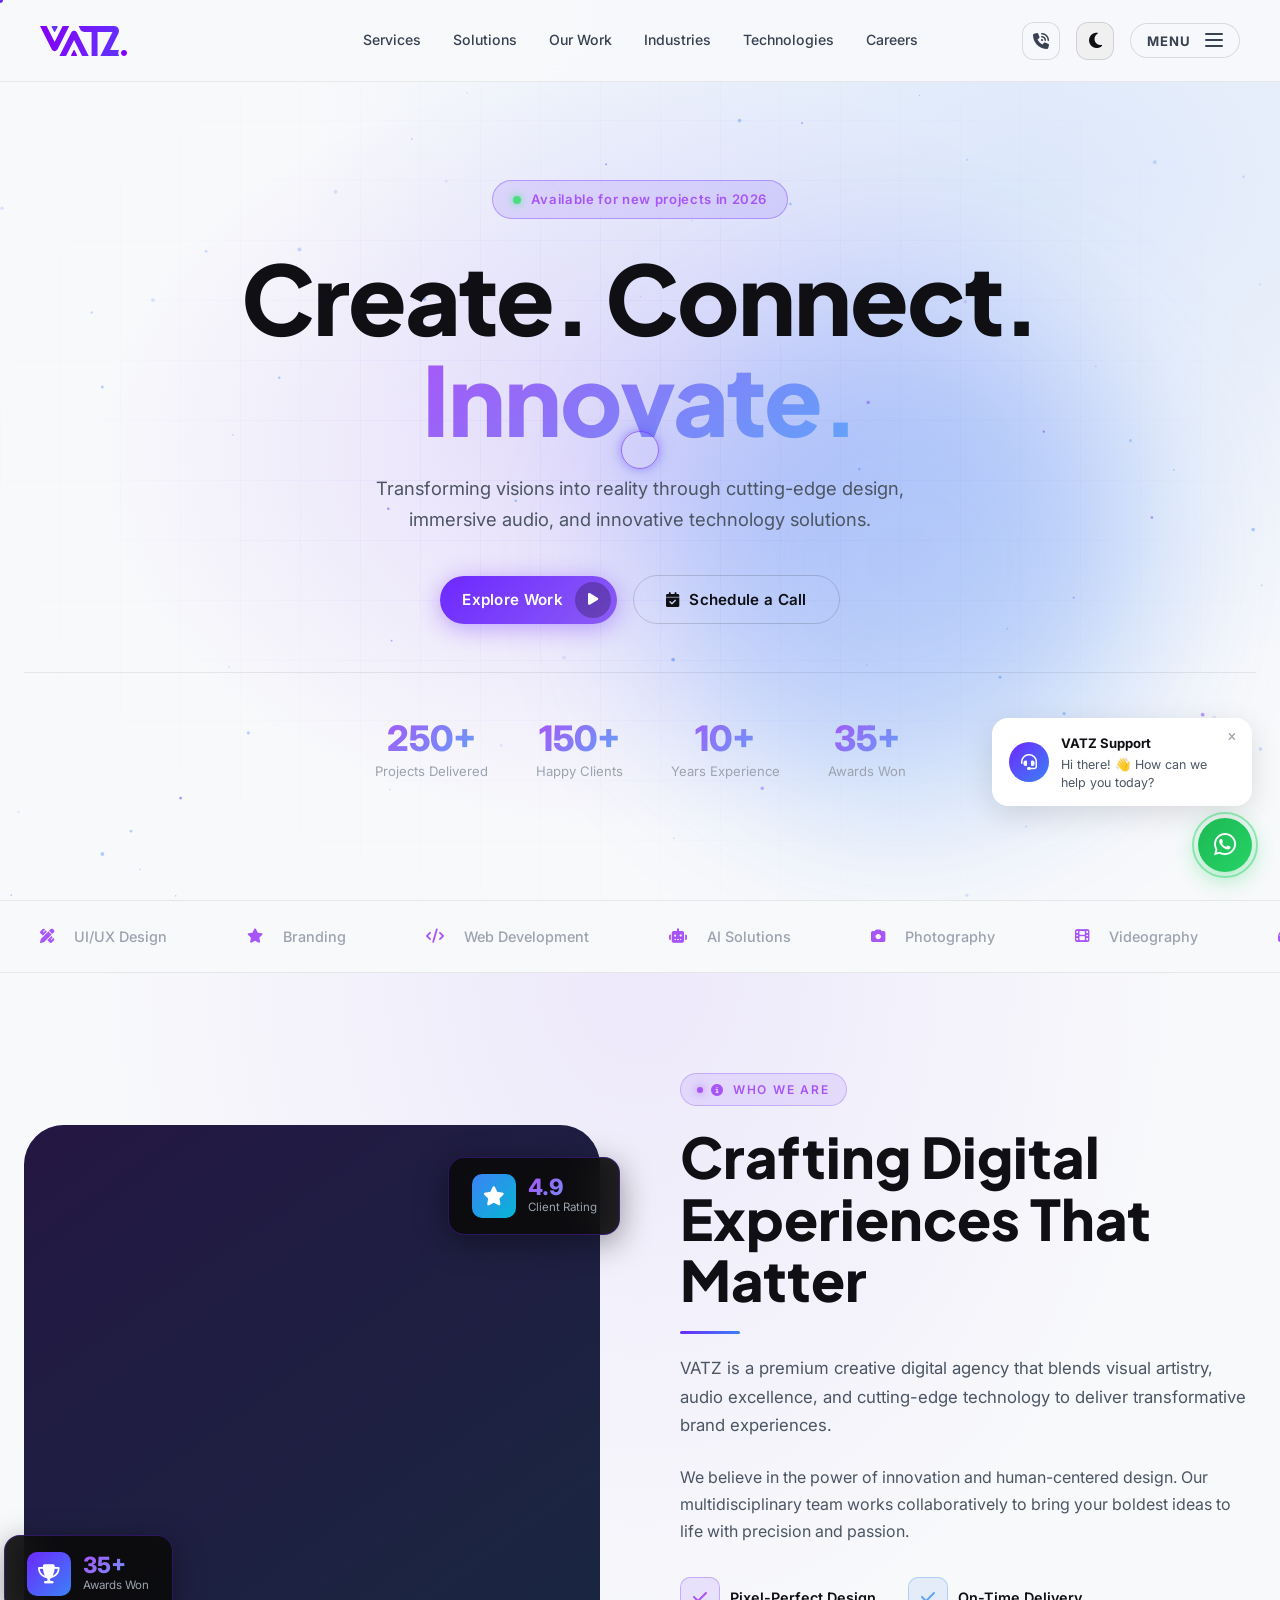
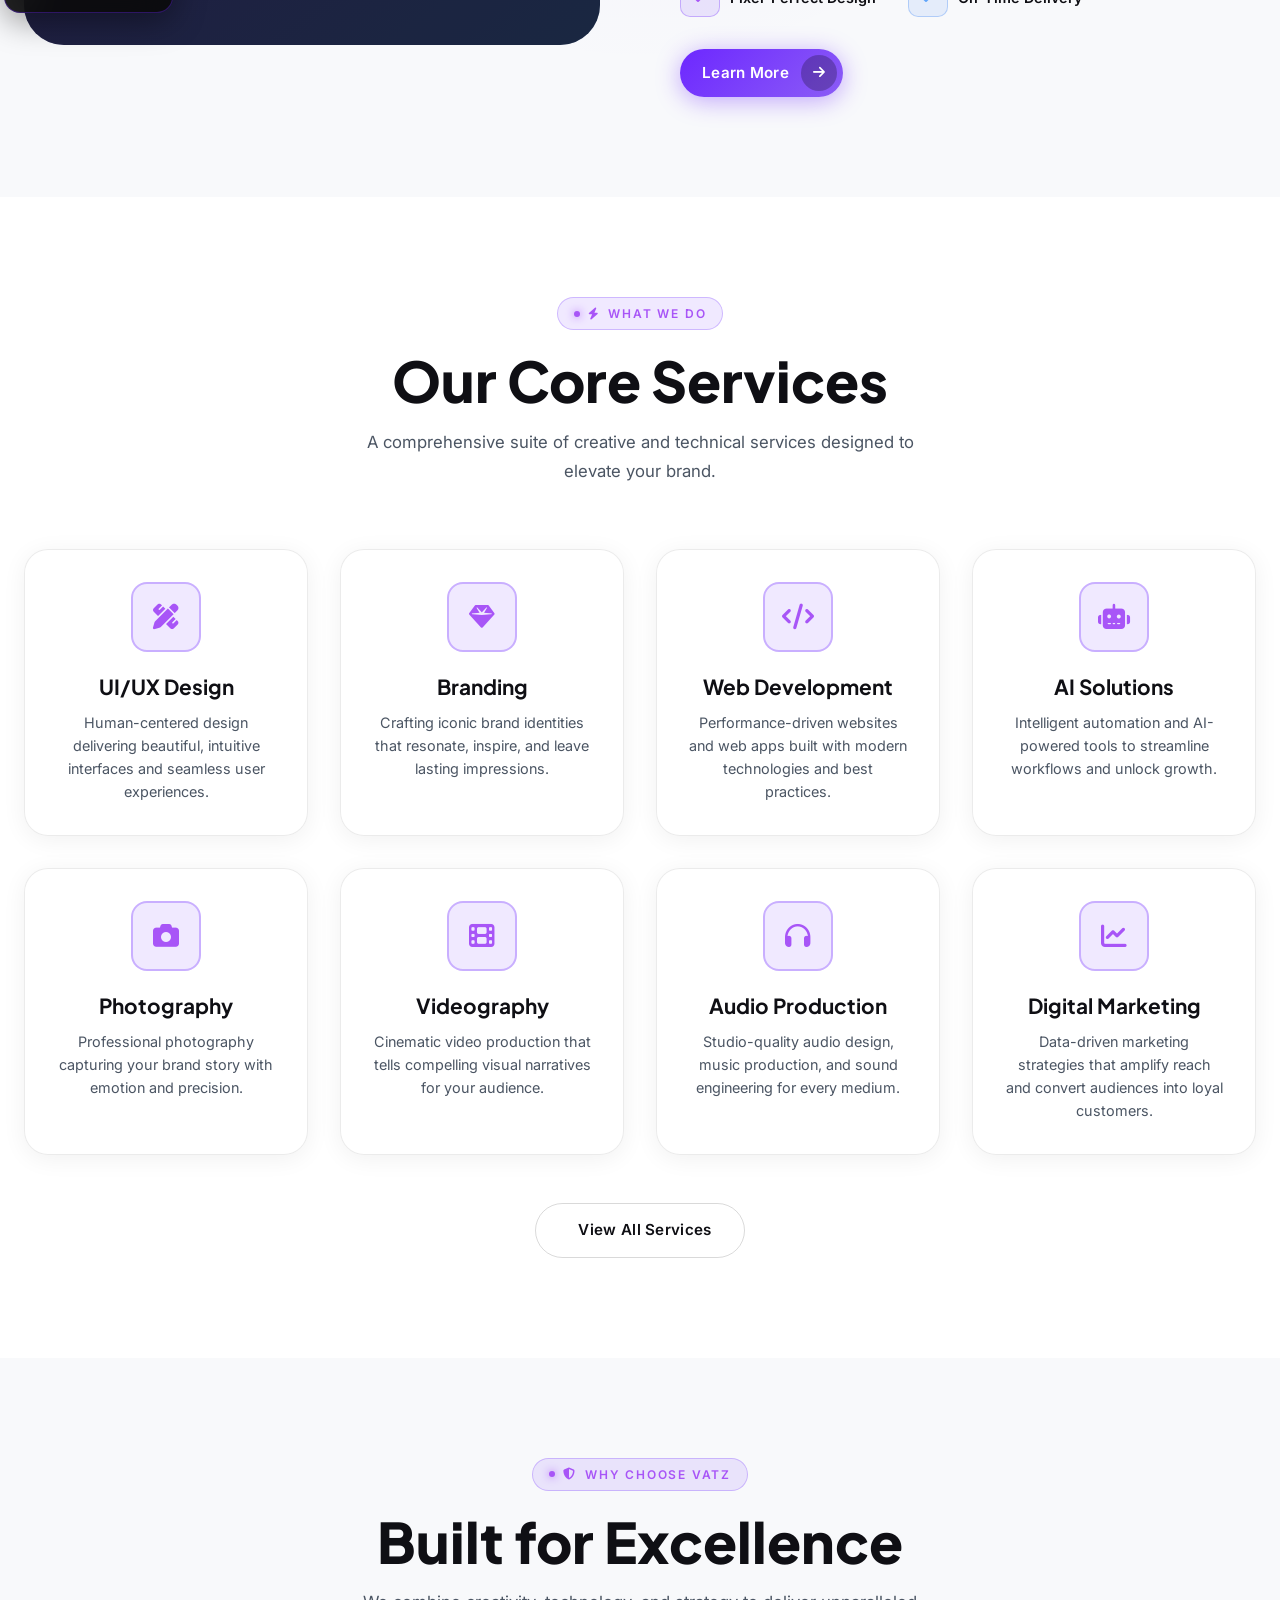
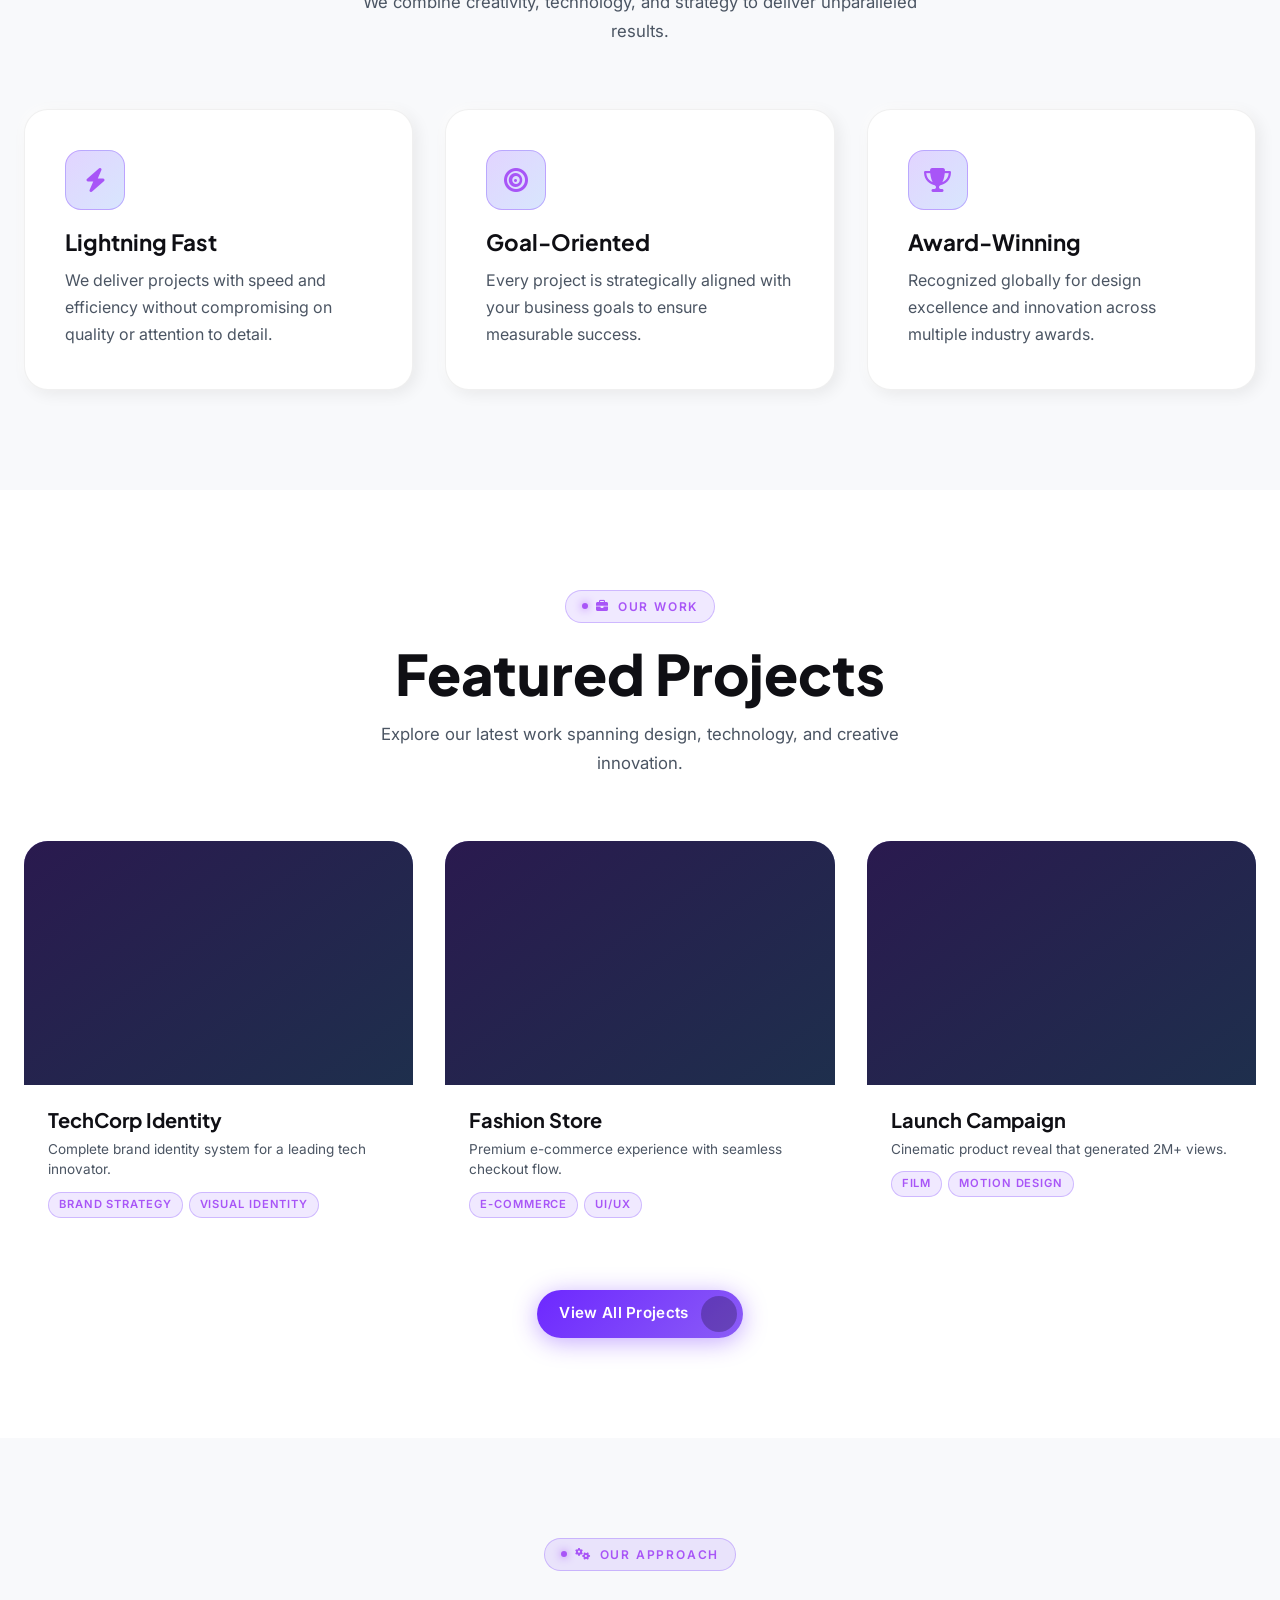
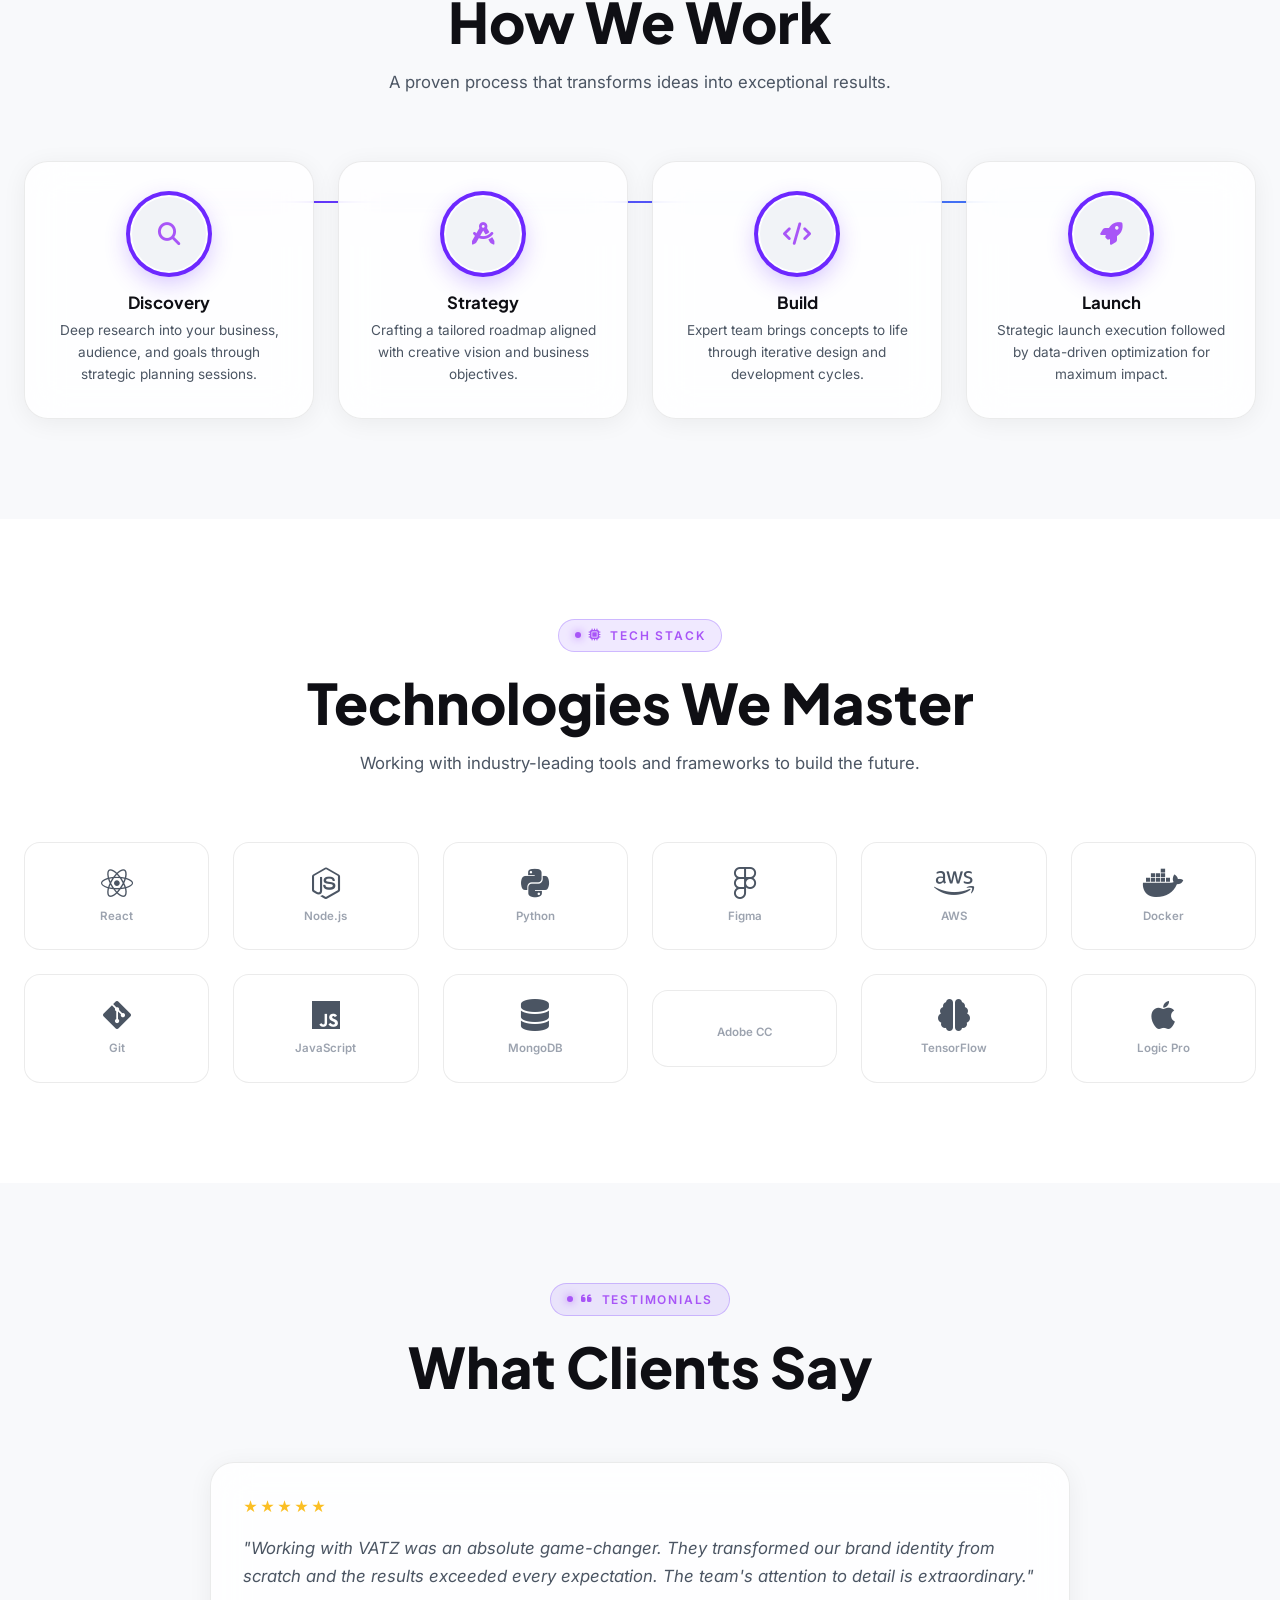
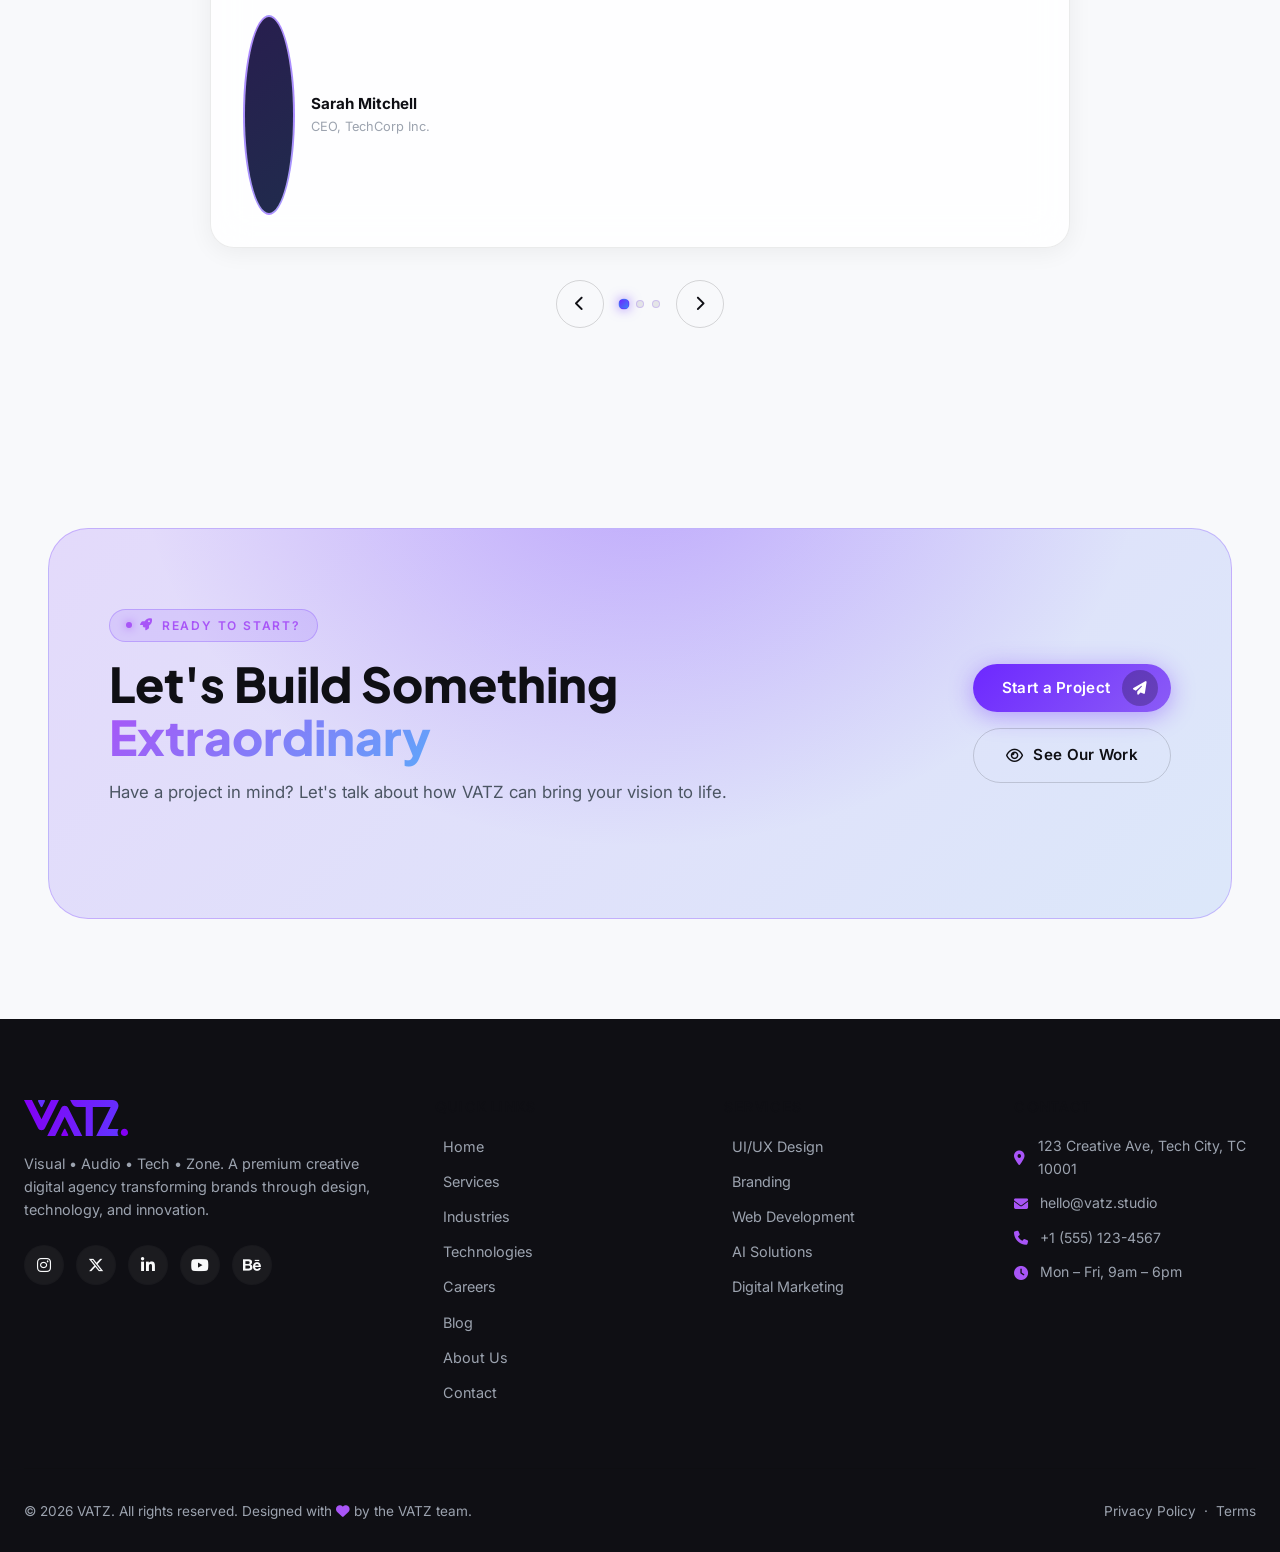
<file: index.html>
<!DOCTYPE html>
<html lang="en">
<head>
  <meta charset="UTF-8">
  <meta name="viewport" content="width=device-width, initial-scale=1.0">
  <meta name="description" content="VATZ is a premium creative digital agency delivering UI/UX design, branding, web development, and AI solutions. Create. Connect. Innovate.">
  <meta name="robots" content="index, follow">
  <title>VATZ — Visual • Audio • Tech • Zone | Creative Digital Agency</title>
  <link rel="canonical" href="https://vatz.studio/index.html">
  <link rel="icon" type="image/svg+xml" href="data:image/svg+xml,<svg xmlns='http://www.w3.org/2000/svg' viewBox='0 0 100 100'><text y='75' font-size='80' fill='%236D28FF'>V</text></svg>">

  <!-- Open Graph -->
  <meta property="og:type" content="website">
  <meta property="og:site_name" content="VATZ">
  <meta property="og:title" content="VATZ — Visual • Audio • Tech • Zone | Creative Digital Agency">
  <meta property="og:description" content="Premium creative digital agency delivering UI/UX design, branding, web development, and AI solutions. Create. Connect. Innovate.">
  <meta property="og:url" content="https://vatz.studio/index.html">
  <meta property="og:image" content="https://vatz.studio/assets/images/og-cover.jpg">
  <meta property="og:locale" content="en_US">

  <!-- Twitter Card -->
  <meta name="twitter:card" content="summary_large_image">
  <meta name="twitter:title" content="VATZ — Creative Digital Agency">
  <meta name="twitter:description" content="Premium creative digital agency delivering UI/UX design, branding, web development, and AI solutions.">
  <meta name="twitter:image" content="https://vatz.studio/assets/images/og-cover.jpg">

  <!-- Structured Data -->
  <script type="application/ld+json">
  {
    "@context": "https://schema.org",
    "@type": "ProfessionalService",
    "name": "VATZ",
    "alternateName": "Visual • Audio • Tech • Zone",
    "description": "Premium creative digital agency delivering UI/UX design, branding, web development, and AI solutions.",
    "url": "https://vatz.studio/index.html",
    "email": "hello@vatz.studio",
    "telephone": "+1-555-123-4567",
    "address": {
      "@type": "PostalAddress",
      "streetAddress": "123 Creative Ave",
      "addressLocality": "Tech City",
      "postalCode": "10001",
      "addressCountry": "US"
    },
    "sameAs": [
      "https://instagram.com/vatzstudio",
      "https://x.com/vatzstudio",
      "https://linkedin.com/company/vatzstudio",
      "https://youtube.com/@vatzstudio",
      "https://behance.net/vatzstudio"
    ],
    "aggregateRating": {
      "@type": "AggregateRating",
      "ratingValue": "4.9",
      "reviewCount": "150"
    }
  }
  </script>

  <!-- Font Awesome -->
  <link rel="stylesheet" href="https://cdnjs.cloudflare.com/ajax/libs/font-awesome/6.5.1/css/all.min.css">
  <!-- Custom CSS -->
  <link rel="stylesheet" href="css/main.css">
</head>
<body>

<!-- ══════════════ PAGE LOADER ══════════════ -->
<div id="page-loader" class="page-loader" role="status" aria-label="Loading" aria-live="polite">
  <div class="loader-inner">
    <!-- Animated logo mark -->
    <div class="loader-logo" aria-hidden="true">
      <svg viewBox="0 0 60 60" fill="none" xmlns="http://www.w3.org/2000/svg" class="loader-logo-svg">
        <polygon class="loader-v" points="5,8 20,52 30,28 40,52 55,8 46,8 30,43 14,8" fill="url(#loaderGrad)"/>
        <defs>
          <linearGradient id="loaderGrad" x1="0%" y1="0%" x2="100%" y2="100%">
            <stop offset="0%"   stop-color="#6D28FF"/>
            <stop offset="100%" stop-color="#3B82F6"/>
          </linearGradient>
        </defs>
      </svg>
    </div>
    <!-- Progress bar -->
    <div class="loader-track" aria-hidden="true">
      <div class="loader-bar"></div>
    </div>
    <!-- Percentage counter -->
    <span class="loader-pct" aria-hidden="true">0</span>
  </div>
  <!-- Full-screen sweep overlay that wipes away on exit -->
  <div class="loader-curtain" aria-hidden="true"></div>
</div>

<a href="#main-content" class="skip-link">Skip to main content</a>

<!-- ══════════════ SITE HEADER ══════════════ -->
<header id="site-header" role="banner">

  <!-- Logo -->
  <a href="index.html" class="header-logo" aria-label="VATZ — Home">
    <img src="assets/images/logo/VATZ_Logo.svg" alt="VATZ" class="header-logo-img">
  </a>

  <nav class="header-nav" aria-label="Primary navigation">
    <a href="services.html"     class="header-nav-link" data-page="services.html">Services</a>
    <a href="solutions.html"    class="header-nav-link" data-page="solutions.html">Solutions</a>
    <a href="portfolio.html"    class="header-nav-link" data-page="portfolio.html">Our Work</a>
    <a href="industries.html"   class="header-nav-link" data-page="industries.html">Industries</a>
    <a href="technologies.html" class="header-nav-link" data-page="technologies.html">Technologies</a>
    <a href="careers.html"      class="header-nav-link" data-page="careers.html">Careers</a>
  </nav>

  <!-- Right controls -->
  <div class="header-right">
    <a href="tel:+15551234567" class="header-phone-btn" aria-label="Call us">
      <i class="fa-solid fa-phone-volume"></i>
    </a>

    <!-- Theme toggle -->
    <button class="theme-toggle" aria-label="Switch to light mode" aria-pressed="false">
      <i class="fa-solid fa-moon theme-icon theme-icon-moon" aria-hidden="true"></i>
      <i class="fa-solid fa-sun  theme-icon theme-icon-sun"  aria-hidden="true"></i>
    </button>

    <!-- MENU / CLOSE toggle -->
    <button
      class="mega-menu-trigger"
      aria-controls="mega-menu-overlay"
      aria-expanded="false"
      aria-label="Toggle navigation menu"
    >
      <div class="mega-trigger-label-wrap">
        <span class="mega-trigger-label-menu">MENU</span>
        <span class="mega-trigger-label-close" aria-hidden="true">CLOSE</span>
      </div>
      <div class="mega-trigger-lines" aria-hidden="true">
        <span></span><span></span><span></span>
      </div>
    </button>
  </div>
</header>

<!-- ══════════════ MEGA MENU OVERLAY ══════════════ -->
<div
  id="mega-menu-overlay"
  class="mega-menu-overlay"
  role="dialog"
  aria-modal="true"
  aria-label="Site navigation"
>
  <!-- Two-column body -->
  <div class="mm-body">

    <!-- LEFT: Nav links -->
    <ul class="mm-main" aria-label="Menu links">

      <li class="mm-item">
        <a href="about.html" class="mm-link" data-page="about.html">
          <span class="mm-link-num">01</span>
          About Us
          <span class="mm-link-arrow" aria-hidden="true"><i class="fa-solid fa-arrow-right"></i></span>
        </a>
      </li>
      <li class="mm-item-divider" role="separator"></li>

      <li class="mm-item">
        <a href="blog.html" class="mm-link" data-page="blog.html">
          <span class="mm-link-num">02</span>
          Blog
          <span class="mm-link-arrow" aria-hidden="true"><i class="fa-solid fa-arrow-right"></i></span>
        </a>
      </li>
      <li class="mm-item-divider" role="separator"></li>

      <li class="mm-item">
        <a href="industries.html" class="mm-link" data-page="industries.html">
          <span class="mm-link-num">03</span>
          Industries
          <span class="mm-link-arrow" aria-hidden="true"><i class="fa-solid fa-arrow-right"></i></span>
        </a>
      </li>
      <li class="mm-item-divider" role="separator"></li>

      <li class="mm-item">
        <a href="contact.html" class="mm-link" data-page="contact.html">
          <span class="mm-link-num">04</span>
          Contact Us
          <span class="mm-link-arrow" aria-hidden="true"><i class="fa-solid fa-arrow-right"></i></span>
        </a>
      </li>

    </ul>

    <!-- Responsive-only extra links (hidden on desktop ≥1101px) -->
    <div class="mm-extra-links" aria-label="More page links">
      <div class="mm-extra-divider"></div>
      <li class="mm-item" style="list-style:none;">
        <a href="index.html" class="mm-link" data-page="index.html">
          <span class="mm-link-num">05</span>
          Home
          <span class="mm-link-arrow" aria-hidden="true"><i class="fa-solid fa-arrow-right"></i></span>
        </a>
      </li>
      <div class="mm-extra-divider"></div>
      <li class="mm-item" style="list-style:none;">
        <a href="services.html" class="mm-link" data-page="services.html">
          <span class="mm-link-num">06</span>
          Services
          <span class="mm-link-arrow" aria-hidden="true"><i class="fa-solid fa-arrow-right"></i></span>
        </a>
      </li>
      <div class="mm-extra-divider"></div>
      <li class="mm-item" style="list-style:none;">
        <a href="solutions.html" class="mm-link" data-page="solutions.html">
          <span class="mm-link-num">07</span>
          Solutions
          <span class="mm-link-arrow" aria-hidden="true"><i class="fa-solid fa-arrow-right"></i></span>
        </a>
      </li>
      <div class="mm-extra-divider"></div>
      <li class="mm-item" style="list-style:none;">
        <a href="portfolio.html" class="mm-link" data-page="portfolio.html">
          <span class="mm-link-num">08</span>
          Our Work
          <span class="mm-link-arrow" aria-hidden="true"><i class="fa-solid fa-arrow-right"></i></span>
        </a>
      </li>
      <div class="mm-extra-divider"></div>
      <li class="mm-item" style="list-style:none;">
        <a href="technologies.html" class="mm-link" data-page="technologies.html">
          <span class="mm-link-num">09</span>
          Technologies
          <span class="mm-link-arrow" aria-hidden="true"><i class="fa-solid fa-arrow-right"></i></span>
        </a>
      </li>
      <div class="mm-extra-divider"></div>
      <li class="mm-item" style="list-style:none;">
        <a href="careers.html" class="mm-link" data-page="careers.html">
          <span class="mm-link-num">10</span>
          Careers
          <span class="mm-link-arrow" aria-hidden="true"><i class="fa-solid fa-arrow-right"></i></span>
        </a>
      </li>
    </div>

    <!-- RIGHT: Company info panel -->
    <div class="mm-info-panel" aria-hidden="true">
      <div>
        <h2 class="mm-info-heading">About VATZ</h2>
        <p class="mm-info-desc">VATZ is a premium creative digital agency blending visual artistry, audio excellence, and cutting-edge technology to deliver transformative brand experiences for clients worldwide.</p>
      </div>
      <div class="mm-stats">
        <div class="mm-stat-item">
          <div class="mm-stat-num">10<span class="mm-stat-plus">+</span></div>
          <div class="mm-stat-label">Years of Expertise</div>
        </div>
        <div class="mm-stat-item">
          <div class="mm-stat-num">150<span class="mm-stat-plus">+</span></div>
          <div class="mm-stat-label">Clients Globally</div>
        </div>
        <div class="mm-stat-item">
          <div class="mm-stat-num">250<span class="mm-stat-plus">+</span></div>
          <div class="mm-stat-label">Completed Projects</div>
        </div>
        <div class="mm-stat-item">
          <div class="mm-stat-num">40<span class="mm-stat-plus">+</span></div>
          <div class="mm-stat-label">Dedicated Creators</div>
        </div>
      </div>
      <a href="about.html" class="mm-info-cta">More about Us <i class="fa-solid fa-arrow-right"></i></a>
    </div>

  </div><!-- /.mm-body -->

  <!-- Bottom footer row -->
  <div class="mm-footer">
    <div class="mm-footer-links">
      <a href="index.html"        class="mm-footer-link"><i class="fa-solid fa-house"></i> Home</a>
      <a href="services.html"     class="mm-footer-link"><i class="fa-solid fa-gears"></i> Services</a>
      <a href="technologies.html" class="mm-footer-link"><i class="fa-solid fa-microchip"></i> Technologies</a>
    </div>
    <a href="contact.html" class="mm-cta-btn">
      Start a Project <i class="fa-solid fa-paper-plane"></i>
    </a>
  </div>
</div>

<!-- ══════════════ HERO ══════════════ -->
<section class="hero" id="main-content">
  <div class="hero-grid-bg"></div>
  <div class="hero-bg-orb"></div>
  <div class="hero-bg-orb"></div>
  <canvas id="particles-canvas" style="position:absolute;inset:0;pointer-events:none;z-index:0;"></canvas>
  <div class="container hero-content">
    <!-- Live badge -->
    <div class="reveal delay-1" style="display:flex;justify-content:center;margin-bottom:0;">
      <div class="hero-badge">
        <div class="hero-badge-dot"></div>
        <span>Available for new projects in 2026</span>
      </div>
    </div>
    <h1 class="hero-title reveal delay-2">
      Create. Connect.<br>
      <span class="gradient-text">Innovate.</span>
    </h1>
    <p class="hero-description reveal delay-3">
      Transforming visions into reality through cutting-edge design, immersive audio, and innovative technology solutions.
    </p>
    <div class="hero-buttons reveal delay-4">
      <a href="portfolio.html" class="btn btn-primary">
        Explore Work <i class="fa-solid fa-play"></i>
      </a>
      <button class="btn btn-outline" onclick="openScheduleModal()">
        <i class="fa-solid fa-calendar-check"></i> Schedule a Call
      </button>
    </div>
    <!-- Stats -->
    <div class="hero-stats reveal delay-5">
      <div>
        <div class="hero-stat-num" data-counter data-target="250" data-suffix="+">0+</div>
        <p class="hero-stat-label">Projects Delivered</p>
      </div>
      <div>
        <div class="hero-stat-num" data-counter data-target="150" data-suffix="+">0+</div>
        <p class="hero-stat-label">Happy Clients</p>
      </div>
      <div>
        <div class="hero-stat-num" data-counter data-target="10" data-suffix="+">0+</div>
        <p class="hero-stat-label">Years Experience</p>
      </div>
      <div>
        <div class="hero-stat-num" data-counter data-target="35" data-suffix="+">0+</div>
        <p class="hero-stat-label">Awards Won</p>
      </div>
    </div>
  </div>
</section>

<!-- ══════════════ MARQUEE ══════════════ -->
<section class="marquee-section">
  <div class="marquee-track">
    <div class="marquee-item"><i class="fa-solid fa-pen-ruler" style="color:var(--purple-400);"></i>&nbsp; UI/UX Design</div>
    <div class="marquee-item"><i class="fa-solid fa-star" style="color:var(--purple-400);"></i>&nbsp; Branding</div>
    <div class="marquee-item"><i class="fa-solid fa-code" style="color:var(--purple-400);"></i>&nbsp; Web Development</div>
    <div class="marquee-item"><i class="fa-solid fa-robot" style="color:var(--purple-400);"></i>&nbsp; AI Solutions</div>
    <div class="marquee-item"><i class="fa-solid fa-camera" style="color:var(--purple-400);"></i>&nbsp; Photography</div>
    <div class="marquee-item"><i class="fa-solid fa-film" style="color:var(--purple-400);"></i>&nbsp; Videography</div>
    <div class="marquee-item"><i class="fa-solid fa-headphones" style="color:var(--purple-400);"></i>&nbsp; Audio Production</div>
    <div class="marquee-item"><i class="fa-solid fa-chart-line" style="color:var(--purple-400);"></i>&nbsp; Digital Marketing</div>
  </div>
</section>

<!-- ══════════════ ABOUT ══════════════ -->
<section class="section" style="background:radial-gradient(ellipse at 50% 0%,rgba(109,40,255,0.08),transparent 60%);">
  <div class="container">
    <div class="grid-2" style="align-items:center;gap:5rem;">

      <!-- Visual -->
      <div class="about-visual reveal-left">
        <img src="https://images.unsplash.com/photo-1522071820081-009f0129c71c?w=700&q=80"
             alt="VATZ Creative Team" class="about-visual-img" loading="lazy" decoding="async">
        <!-- Float badge 1 -->
        <div class="about-float-badge" style="bottom:32px;left:-20px;">
          <div class="about-float-badge-icon"><i class="fa-solid fa-trophy"></i></div>
          <div>
            <div class="about-float-badge-num gradient-text">35+</div>
            <div class="about-float-badge-label">Awards Won</div>
          </div>
        </div>
        <!-- Float badge 2 -->
        <div class="about-float-badge" style="top:32px;right:-20px;">
          <div class="about-float-badge-icon" style="background:linear-gradient(135deg,#3B82F6,#06B6D4);"><i class="fa-solid fa-star"></i></div>
          <div>
            <div class="about-float-badge-num gradient-text">4.9</div>
            <div class="about-float-badge-label">Client Rating</div>
          </div>
        </div>
      </div>

      <!-- Text -->
      <div class="reveal-right">
        <span class="section-label"><i class="fa-solid fa-circle-info"></i> Who We Are</span>
        <h2 class="section-title">Crafting Digital Experiences That Matter</h2>
        <div class="divider"></div>
        <p class="section-subtitle" style="max-width:100%;margin-bottom:1.5rem;">
          VATZ is a premium creative digital agency that blends visual artistry, audio excellence, and cutting-edge technology to deliver transformative brand experiences.
        </p>
        <p style="color:var(--text-secondary);line-height:1.7;margin-bottom:2rem;">
          We believe in the power of innovation and human-centered design. Our multidisciplinary team works collaboratively to bring your boldest ideas to life with precision and passion.
        </p>
        <div style="display:flex;gap:2rem;margin-bottom:2rem;flex-wrap:wrap;">
          <div style="display:flex;align-items:center;gap:10px;">
            <div style="width:40px;height:40px;background:rgba(109,40,255,0.1);border:1px solid rgba(109,40,255,0.3);border-radius:10px;display:flex;align-items:center;justify-content:center;color:var(--purple-400);">
              <i class="fa-solid fa-check"></i>
            </div>
            <span style="font-size:0.9rem;font-weight:600;">Pixel-Perfect Design</span>
          </div>
          <div style="display:flex;align-items:center;gap:10px;">
            <div style="width:40px;height:40px;background:rgba(59,130,246,0.1);border:1px solid rgba(59,130,246,0.3);border-radius:10px;display:flex;align-items:center;justify-content:center;color:var(--blue-400);">
              <i class="fa-solid fa-check"></i>
            </div>
            <span style="font-size:0.9rem;font-weight:600;">On-Time Delivery</span>
          </div>
        </div>
        <a href="about.html" class="btn btn-primary">Learn More <i class="fa-solid fa-arrow-right"></i></a>
      </div>
    </div>
  </div>
</section>

<!-- ══════════════ SERVICES ══════════════ -->
<section class="section" style="background:var(--bg-secondary);">
  <div class="container">
    <div style="text-align:center;margin-bottom:4rem;">
      <span class="section-label reveal"><i class="fa-solid fa-bolt"></i> What We Do</span>
      <h2 class="section-title reveal delay-1">Our Core Services</h2>
      <p class="section-subtitle reveal delay-2" style="margin:0 auto;">
        A comprehensive suite of creative and technical services designed to elevate your brand.
      </p>
    </div>
    <div class="grid-4">
      <div class="glass-card service-card reveal delay-1">
        <div class="service-icon fa-icon-box"><i class="fa-solid fa-pen-ruler"></i></div>
        <h3 class="service-title">UI/UX Design</h3>
        <p class="service-desc">Human-centered design delivering beautiful, intuitive interfaces and seamless user experiences.</p>
      </div>
      <div class="glass-card service-card reveal delay-2">
        <div class="service-icon fa-icon-box"><i class="fa-solid fa-gem"></i></div>
        <h3 class="service-title">Branding</h3>
        <p class="service-desc">Crafting iconic brand identities that resonate, inspire, and leave lasting impressions.</p>
      </div>
      <div class="glass-card service-card reveal delay-3">
        <div class="service-icon fa-icon-box"><i class="fa-solid fa-code"></i></div>
        <h3 class="service-title">Web Development</h3>
        <p class="service-desc">Performance-driven websites and web apps built with modern technologies and best practices.</p>
      </div>
      <div class="glass-card service-card reveal delay-4">
        <div class="service-icon fa-icon-box"><i class="fa-solid fa-robot"></i></div>
        <h3 class="service-title">AI Solutions</h3>
        <p class="service-desc">Intelligent automation and AI-powered tools to streamline workflows and unlock growth.</p>
      </div>
      <div class="glass-card service-card reveal delay-1">
        <div class="service-icon fa-icon-box"><i class="fa-solid fa-camera"></i></div>
        <h3 class="service-title">Photography</h3>
        <p class="service-desc">Professional photography capturing your brand story with emotion and precision.</p>
      </div>
      <div class="glass-card service-card reveal delay-2">
        <div class="service-icon fa-icon-box"><i class="fa-solid fa-film"></i></div>
        <h3 class="service-title">Videography</h3>
        <p class="service-desc">Cinematic video production that tells compelling visual narratives for your audience.</p>
      </div>
      <div class="glass-card service-card reveal delay-3">
        <div class="service-icon fa-icon-box"><i class="fa-solid fa-headphones"></i></div>
        <h3 class="service-title">Audio Production</h3>
        <p class="service-desc">Studio-quality audio design, music production, and sound engineering for every medium.</p>
      </div>
      <div class="glass-card service-card reveal delay-4">
        <div class="service-icon fa-icon-box"><i class="fa-solid fa-chart-line"></i></div>
        <h3 class="service-title">Digital Marketing</h3>
        <p class="service-desc">Data-driven marketing strategies that amplify reach and convert audiences into loyal customers.</p>
      </div>
    </div>
    <div style="text-align:center;margin-top:3rem;" class="reveal">
      <a href="services.html" class="btn btn-outline"><i class="fa-solid fa-grid-2"></i> View All Services</a>
    </div>
  </div>
</section>

<!-- ══════════════ WHY VATZ ══════════════ -->
<section class="section">
  <div class="container">
    <div style="text-align:center;margin-bottom:4rem;">
      <span class="section-label reveal"><i class="fa-solid fa-shield-halved"></i> Why Choose VATZ</span>
      <h2 class="section-title reveal delay-1">Built for Excellence</h2>
      <p class="section-subtitle reveal delay-2" style="margin:0 auto;">We combine creativity, technology, and strategy to deliver unparalleled results.</p>
    </div>
    <div class="grid-3">
      <div class="neo-card reveal delay-1" style="padding:2.5rem;">
        <div style="width:60px;height:60px;background:linear-gradient(135deg,rgba(109,40,255,0.2),rgba(59,130,246,0.2));border:1px solid rgba(109,40,255,0.3);border-radius:16px;display:flex;align-items:center;justify-content:center;margin-bottom:1.25rem;">
          <i class="fa-solid fa-bolt" style="font-size:1.5rem;color:var(--purple-400);"></i>
        </div>
        <h3 style="font-size:1.4rem;font-weight:700;margin-bottom:0.75rem;">Lightning Fast</h3>
        <p style="color:var(--text-secondary);line-height:1.7;">We deliver projects with speed and efficiency without compromising on quality or attention to detail.</p>
      </div>
      <div class="neo-card reveal delay-2" style="padding:2.5rem;">
        <div style="width:60px;height:60px;background:linear-gradient(135deg,rgba(109,40,255,0.2),rgba(59,130,246,0.2));border:1px solid rgba(109,40,255,0.3);border-radius:16px;display:flex;align-items:center;justify-content:center;margin-bottom:1.25rem;">
          <i class="fa-solid fa-bullseye" style="font-size:1.5rem;color:var(--purple-400);"></i>
        </div>
        <h3 style="font-size:1.4rem;font-weight:700;margin-bottom:0.75rem;">Goal-Oriented</h3>
        <p style="color:var(--text-secondary);line-height:1.7;">Every project is strategically aligned with your business goals to ensure measurable success.</p>
      </div>
      <div class="neo-card reveal delay-3" style="padding:2.5rem;">
        <div style="width:60px;height:60px;background:linear-gradient(135deg,rgba(109,40,255,0.2),rgba(59,130,246,0.2));border:1px solid rgba(109,40,255,0.3);border-radius:16px;display:flex;align-items:center;justify-content:center;margin-bottom:1.25rem;">
          <i class="fa-solid fa-trophy" style="font-size:1.5rem;color:var(--purple-400);"></i>
        </div>
        <h3 style="font-size:1.4rem;font-weight:700;margin-bottom:0.75rem;">Award-Winning</h3>
        <p style="color:var(--text-secondary);line-height:1.7;">Recognized globally for design excellence and innovation across multiple industry awards.</p>
      </div>
    </div>
  </div>
</section>

<!-- ══════════════ PORTFOLIO PREVIEW ══════════════ -->
<section class="section" style="background:var(--bg-secondary);">
  <div class="container">
    <div style="text-align:center;margin-bottom:4rem;">
      <span class="section-label reveal"><i class="fa-solid fa-briefcase"></i> Our Work</span>
      <h2 class="section-title reveal delay-1">Featured Projects</h2>
      <p class="section-subtitle reveal delay-2" style="margin:0 auto;">Explore our latest work spanning design, technology, and creative innovation.</p>
    </div>
    <div class="grid-3">
      <!-- Card 1 -->
      <div class="project-card reveal delay-1">
        <div class="project-image-wrapper">
          <img class="project-image img-cover"
               src="https://images.unsplash.com/photo-1561070791-2526d30994b5?w=800&q=80"
               alt="TechCorp Brand Identity" loading="lazy" decoding="async">
          <div class="project-overlay">
            <span class="project-category"><i class="fa-solid fa-gem"></i> Branding</span>
            <h3 style="font-size:1.4rem;font-weight:700;color:#fff;">TechCorp Identity System</h3>
          </div>
        </div>
        <div class="project-info">
          <h3 class="project-title">TechCorp Identity</h3>
          <p class="project-desc">Complete brand identity system for a leading tech innovator.</p>
          <div class="portfolio-tags">
            <span class="portfolio-tag">Brand Strategy</span>
            <span class="portfolio-tag">Visual Identity</span>
          </div>
        </div>
      </div>
      <!-- Card 2 -->
      <div class="project-card reveal delay-2">
        <div class="project-image-wrapper">
          <img class="project-image img-cover"
               src="https://images.unsplash.com/photo-1460925895917-afdab827c52f?w=800&q=80"
               alt="Fashion E-Commerce" loading="lazy" decoding="async">
          <div class="project-overlay">
            <span class="project-category"><i class="fa-solid fa-code"></i> Web Dev</span>
            <h3 style="font-size:1.4rem;font-weight:700;color:#fff;">Fashion E-Commerce</h3>
          </div>
        </div>
        <div class="project-info">
          <h3 class="project-title">Fashion Store</h3>
          <p class="project-desc">Premium e-commerce experience with seamless checkout flow.</p>
          <div class="portfolio-tags">
            <span class="portfolio-tag">E-Commerce</span>
            <span class="portfolio-tag">UI/UX</span>
          </div>
        </div>
      </div>
      <!-- Card 3 -->
      <div class="project-card reveal delay-3">
        <div class="project-image-wrapper">
          <img class="project-image img-cover"
               src="https://images.unsplash.com/photo-1576633587382-13ddf37b1fc1?w=800&q=80"
               alt="Product Launch Film" loading="lazy" decoding="async">
          <div class="project-overlay">
            <span class="project-category"><i class="fa-solid fa-film"></i> Video</span>
            <h3 style="font-size:1.4rem;font-weight:700;color:#fff;">Product Launch Film</h3>
          </div>
        </div>
        <div class="project-info">
          <h3 class="project-title">Launch Campaign</h3>
          <p class="project-desc">Cinematic product reveal that generated 2M+ views.</p>
          <div class="portfolio-tags">
            <span class="portfolio-tag">Film</span>
            <span class="portfolio-tag">Motion Design</span>
          </div>
        </div>
      </div>
    </div>
    <div style="text-align:center;margin-top:3rem;" class="reveal">
      <a href="portfolio.html" class="btn btn-primary">View All Projects <i class="fa-solid fa-grid-2"></i></a>
    </div>
  </div>
</section>

<!-- ══════════════ PROCESS ══════════════ -->
<section class="section">
  <div class="container">
    <div style="text-align:center;margin-bottom:4rem;">
      <span class="section-label reveal"><i class="fa-solid fa-gears"></i> Our Approach</span>
      <h2 class="section-title reveal delay-1">How We Work</h2>
      <p class="section-subtitle reveal delay-2" style="margin:0 auto;">A proven process that transforms ideas into exceptional results.</p>
    </div>
    <div class="process-grid">
      <div class="glass-card process-grid-card reveal delay-1">
        <div class="process-grid-num"><i class="fa-solid fa-magnifying-glass"></i></div>
        <h3 class="process-grid-title">Discovery</h3>
        <p class="process-grid-desc">Deep research into your business, audience, and goals through strategic planning sessions.</p>
      </div>
      <div class="glass-card process-grid-card reveal delay-2">
        <div class="process-grid-num"><i class="fa-solid fa-compass-drafting"></i></div>
        <h3 class="process-grid-title">Strategy</h3>
        <p class="process-grid-desc">Crafting a tailored roadmap aligned with creative vision and business objectives.</p>
      </div>
      <div class="glass-card process-grid-card reveal delay-3">
        <div class="process-grid-num"><i class="fa-solid fa-code"></i></div>
        <h3 class="process-grid-title">Build</h3>
        <p class="process-grid-desc">Expert team brings concepts to life through iterative design and development cycles.</p>
      </div>
      <div class="glass-card process-grid-card reveal delay-4">
        <div class="process-grid-num"><i class="fa-solid fa-rocket"></i></div>
        <h3 class="process-grid-title">Launch</h3>
        <p class="process-grid-desc">Strategic launch execution followed by data-driven optimization for maximum impact.</p>
      </div>
    </div>
  </div>
</section>

<!-- ══════════════ TECHNOLOGIES ══════════════ -->
<section class="section" style="background:var(--bg-secondary);">
  <div class="container">
    <div style="text-align:center;margin-bottom:4rem;">
      <span class="section-label reveal"><i class="fa-solid fa-microchip"></i> Tech Stack</span>
      <h2 class="section-title reveal delay-1">Technologies We Master</h2>
      <p class="section-subtitle reveal delay-2" style="margin:0 auto;">Working with industry-leading tools and frameworks to build the future.</p>
    </div>
    <div class="tech-logo-grid reveal">
      <div class="tech-logo-item"><i class="fa-brands fa-react"></i><span>React</span></div>
      <div class="tech-logo-item"><i class="fa-brands fa-node-js"></i><span>Node.js</span></div>
      <div class="tech-logo-item"><i class="fa-brands fa-python"></i><span>Python</span></div>
      <div class="tech-logo-item"><i class="fa-brands fa-figma"></i><span>Figma</span></div>
      <div class="tech-logo-item"><i class="fa-brands fa-aws"></i><span>AWS</span></div>
      <div class="tech-logo-item"><i class="fa-brands fa-docker"></i><span>Docker</span></div>
      <div class="tech-logo-item"><i class="fa-brands fa-git-alt"></i><span>Git</span></div>
      <div class="tech-logo-item"><i class="fa-brands fa-js"></i><span>JavaScript</span></div>
      <div class="tech-logo-item"><i class="fa-solid fa-database"></i><span>MongoDB</span></div>
      <div class="tech-logo-item"><i class="fa-brands fa-adobe"></i><span>Adobe CC</span></div>
      <div class="tech-logo-item"><i class="fa-solid fa-brain"></i><span>TensorFlow</span></div>
      <div class="tech-logo-item"><i class="fa-brands fa-apple"></i><span>Logic Pro</span></div>
    </div>
  </div>
</section>

<!-- ══════════════ TESTIMONIALS ══════════════ -->
<section class="section">
  <div class="container">
    <div style="text-align:center;margin-bottom:4rem;">
      <span class="section-label reveal"><i class="fa-solid fa-quote-left"></i> Testimonials</span>
      <h2 class="section-title reveal delay-1">What Clients Say</h2>
    </div>
    <div class="testimonial-slider" style="position:relative;max-width:860px;margin:0 auto;">
      <div class="testimonial-slide glass-card testimonial-card" style="display:none;">
        <div class="star-rating">★★★★★</div>
        <p class="testimonial-text">"Working with VATZ was an absolute game-changer. They transformed our brand identity from scratch and the results exceeded every expectation. The team's attention to detail is extraordinary."</p>
        <div class="testimonial-author">
          <img src="https://images.unsplash.com/photo-1494790108377-be9c29b29330?w=100&q=80"
               width="52" height="52" loading="lazy" decoding="async"
               style="width:52px;height:52px;border-radius:50%;object-fit:cover;border:2px solid rgba(109,40,255,0.4);" alt="Sarah Mitchell">
          <div>
            <p class="testimonial-name">Sarah Mitchell</p>
            <p class="testimonial-role">CEO, TechCorp Inc.</p>
          </div>
        </div>
      </div>
      <div class="testimonial-slide glass-card testimonial-card" style="display:none;">
        <div class="star-rating">★★★★★</div>
        <p class="testimonial-text">"The website VATZ built for us increased conversions by 340%. Their understanding of user experience and modern web technology is truly world-class. Highly recommend."</p>
        <div class="testimonial-author">
          <img src="https://images.unsplash.com/photo-1507003211169-0a1dd7228f2d?w=100&q=80"
               width="52" height="52" loading="lazy" decoding="async"
               style="width:52px;height:52px;border-radius:50%;object-fit:cover;border:2px solid rgba(59,130,246,0.4);" alt="James Reynolds">
          <div>
            <p class="testimonial-name">James Reynolds</p>
            <p class="testimonial-role">Founder, NovaBrand</p>
          </div>
        </div>
      </div>
      <div class="testimonial-slide glass-card testimonial-card" style="display:none;">
        <div class="star-rating">★★★★★</div>
        <p class="testimonial-text">"VATZ's AI solutions automated 70% of our internal workflows. The team is responsive, talented, and genuinely cares about delivering value. A truly premium agency experience."</p>
        <div class="testimonial-author">
          <img src="https://images.unsplash.com/photo-1438761681033-6461ffad8d80?w=100&q=80"
               width="52" height="52" loading="lazy" decoding="async"
               style="width:52px;height:52px;border-radius:50%;object-fit:cover;border:2px solid rgba(168,85,247,0.4);" alt="Aria Chen">
          <div>
            <p class="testimonial-name">Aria Chen</p>
            <p class="testimonial-role">CTO, FutureLab</p>
          </div>
        </div>
      </div>
      <!-- Controls -->
      <div style="display:flex;align-items:center;justify-content:center;gap:1rem;margin-top:2rem;">
        <button id="test-prev" class="btn btn-outline" style="width:48px;height:48px;padding:0;border-radius:50%;"><i class="fa-solid fa-chevron-left"></i></button>
        <div style="display:flex;gap:8px;">
          <div class="testimonial-dot"></div>
          <div class="testimonial-dot"></div>
          <div class="testimonial-dot"></div>
        </div>
        <button id="test-next" class="btn btn-outline" style="width:48px;height:48px;padding:0;border-radius:50%;"><i class="fa-solid fa-chevron-right"></i></button>
      </div>
    </div>
  </div>
</section>

<!-- ══════════════ CTA ══════════════ -->
<section class="section">
  <div class="container">
    <div class="cta-section reveal">
      <div class="cta-split">
        <div>
          <span class="section-label" style="margin-bottom:1rem;"><i class="fa-solid fa-rocket"></i> Ready to Start?</span>
          <h2 class="cta-title" style="text-align:left;">Let's Build Something <span class="gradient-text">Extraordinary</span></h2>
          <p class="cta-subtitle" style="text-align:left;">Have a project in mind? Let's talk about how VATZ can bring your vision to life.</p>
        </div>
        <div style="display:flex;flex-direction:column;gap:1rem;flex-shrink:0;">
          <a href="contact.html" class="btn btn-primary">Start a Project <i class="fa-solid fa-paper-plane"></i></a>
          <a href="portfolio.html" class="btn btn-outline"><i class="fa-regular fa-eye"></i> See Our Work</a>
        </div>
      </div>
    </div>
  </div>
</section>

<!-- ══════════════ FOOTER ══════════════ -->
<footer>
  <div class="container">
    <div class="footer-grid">
      <div>
        <div class="footer-logo"><img src="assets/images/logo/VATZ_Logo.svg" alt="VATZ" class="footer-logo-img"></div>
        <p class="footer-tagline">Visual • Audio • Tech • Zone. A premium creative digital agency transforming brands through design, technology, and innovation.</p>
        <div class="social-links">
          <a href="#" class="social-link" aria-label="Instagram"><i class="fa-brands fa-instagram"></i></a>
          <a href="#" class="social-link" aria-label="Twitter"><i class="fa-brands fa-x-twitter"></i></a>
          <a href="#" class="social-link" aria-label="LinkedIn"><i class="fa-brands fa-linkedin-in"></i></a>
          <a href="#" class="social-link" aria-label="YouTube"><i class="fa-brands fa-youtube"></i></a>
          <a href="#" class="social-link" aria-label="Behance"><i class="fa-brands fa-behance"></i></a>
        </div>
      </div>
      <div>
        <h4 class="footer-heading">Quick Links</h4>
        <ul class="footer-links">
          <li><a href="index.html">Home</a></li>
          <li><a href="services.html">Services</a></li>
          <li><a href="industries.html">Industries</a></li>
          <li><a href="technologies.html">Technologies</a></li>
          <li><a href="careers.html">Careers</a></li>
          <li><a href="blog.html">Blog</a></li>
          <li><a href="about.html">About Us</a></li>
          <li><a href="contact.html">Contact</a></li>
        </ul>
      </div>
      <div>
        <h4 class="footer-heading">Services</h4>
        <ul class="footer-links">
          <li><a href="services.html">UI/UX Design</a></li>
          <li><a href="services.html">Branding</a></li>
          <li><a href="services.html">Web Development</a></li>
          <li><a href="services.html">AI Solutions</a></li>
          <li><a href="services.html">Digital Marketing</a></li>
        </ul>
      </div>
      <div>
        <h4 class="footer-heading">Contact</h4>
        <div class="footer-contact-item"><i class="fa-solid fa-location-dot" style="color:var(--purple-400);width:16px;"></i> 123 Creative Ave, Tech City, TC 10001</div>
        <div class="footer-contact-item"><i class="fa-solid fa-envelope" style="color:var(--purple-400);width:16px;"></i> hello@vatz.studio</div>
        <div class="footer-contact-item"><i class="fa-solid fa-phone" style="color:var(--purple-400);width:16px;"></i> +1 (555) 123-4567</div>
        <div class="footer-contact-item"><i class="fa-solid fa-clock" style="color:var(--purple-400);width:16px;"></i> Mon – Fri, 9am – 6pm</div>
      </div>
    </div>
    <div class="footer-bottom">
      <p>© 2026 VATZ. All rights reserved. Designed with <i class="fa-solid fa-heart" style="color:var(--purple-400);"></i> by the VATZ team.</p>
      <p><a href="#" style="color:var(--text-muted);">Privacy Policy</a> &nbsp;·&nbsp; <a href="#" style="color:var(--text-muted);">Terms</a></p>
    </div>
  </div>
</footer>

<button id="scrollTop" aria-label="Scroll to top">
  <div class="scroll-top-circle">
    <i class="fa-solid fa-arrow-up"></i>
  </div>
  <div class="scroll-top-line"></div>
  <span class="scroll-top-text">Top</span>
</button>
<script src="js/main.js"></script>
<!-- ══════════════ SCHEDULE A CALL MODAL ══════════════ -->
<div id="schedule-modal" class="modal-backdrop" role="dialog" aria-modal="true" aria-labelledby="modal-title">
  <div class="modal-box">
    <!-- Close -->
    <button class="modal-close" onclick="closeScheduleModal()" aria-label="Close">
      <i class="fa-solid fa-xmark"></i>
    </button>
    <!-- Header -->
    <div class="modal-header">
      <div class="modal-icon-wrap">
        <i class="fa-solid fa-calendar-check"></i>
      </div>
      <h2 id="modal-title" class="modal-title">Schedule a Call</h2>
      <p class="modal-subtitle">Pick a time that works for you — we'll confirm within 2 hours.</p>
    </div>
    <!-- Form -->
    <form id="schedule-form" class="modal-form" novalidate>
      <div class="modal-form-row modal-form-row-3">
        <div class="form-group">
          <label class="form-label" for="sc-name">Name *</label>
          <input id="sc-name" type="text" class="form-input" placeholder="Your full name" required>
        </div>
        <div class="form-group">
          <label class="form-label" for="sc-email">Email *</label>
          <input id="sc-email" type="email" class="form-input" placeholder="you@company.com" required>
        </div>
        <div class="form-group">
          <label class="form-label" for="sc-phone">Phone *</label>
          <input id="sc-phone" type="tel" class="form-input" placeholder="+1 (555) 000-0000" required>
        </div>
      </div>
      <div class="form-group">
        <label class="form-label" for="sc-note">Additional Notes</label>
        <textarea id="sc-note" class="form-input" rows="4" placeholder="Tell us a bit about your project or what you'd like to discuss..."></textarea>
      </div>
      <div class="modal-actions">
        <button type="button" class="btn btn-outline modal-cancel-btn" onclick="closeScheduleModal()">
          Cancel
        </button>
        <button type="submit" class="btn btn-primary modal-submit-btn">
          Schedule a Call <i class="fa-solid fa-calendar-check"></i>
        </button>
      </div>
    </form>
    <!-- Success state (hidden by default) -->
    <div id="schedule-success" class="modal-success" style="display:none;">
      <div class="modal-success-icon"><i class="fa-solid fa-circle-check"></i></div>
      <h3>You're all set!</h3>
      <p>We've received your request and will confirm your call shortly. Check your inbox for a confirmation email.</p>
      <button class="btn btn-outline" onclick="closeScheduleModal()">Close <i class="fa-solid fa-xmark"></i></button>
    </div>
  </div>
</div>

<!-- ══════════════ WHATSAPP WIDGET ══════════════ -->
<div id="wa-widget" class="wa-widget">
  <!-- Tooltip -->
  <div class="wa-tooltip">
    <div class="wa-tooltip-avatar">
      <i class="fa-solid fa-headset"></i>
    </div>
    <div class="wa-tooltip-text">
      <p class="wa-tooltip-name">VATZ Support</p>
      <p class="wa-tooltip-msg">Hi there! 👋 How can we help you today?</p>
    </div>
    <button class="wa-tooltip-close" onclick="closeWaTooltip()" aria-label="Close"><i class="fa-solid fa-xmark"></i></button>
  </div>
  <!-- Main button -->
  <a href="https://wa.me/15551234567?text=Hi%20VATZ%2C%20I%27d%20like%20to%20discuss%20a%20project."
     target="_blank" rel="noopener noreferrer"
     class="wa-btn" aria-label="Chat on WhatsApp">
    <i class="fa-brands fa-whatsapp"></i>
    <span class="wa-pulse"></span>
  </a>
</div>


</body>
</html>
</file>
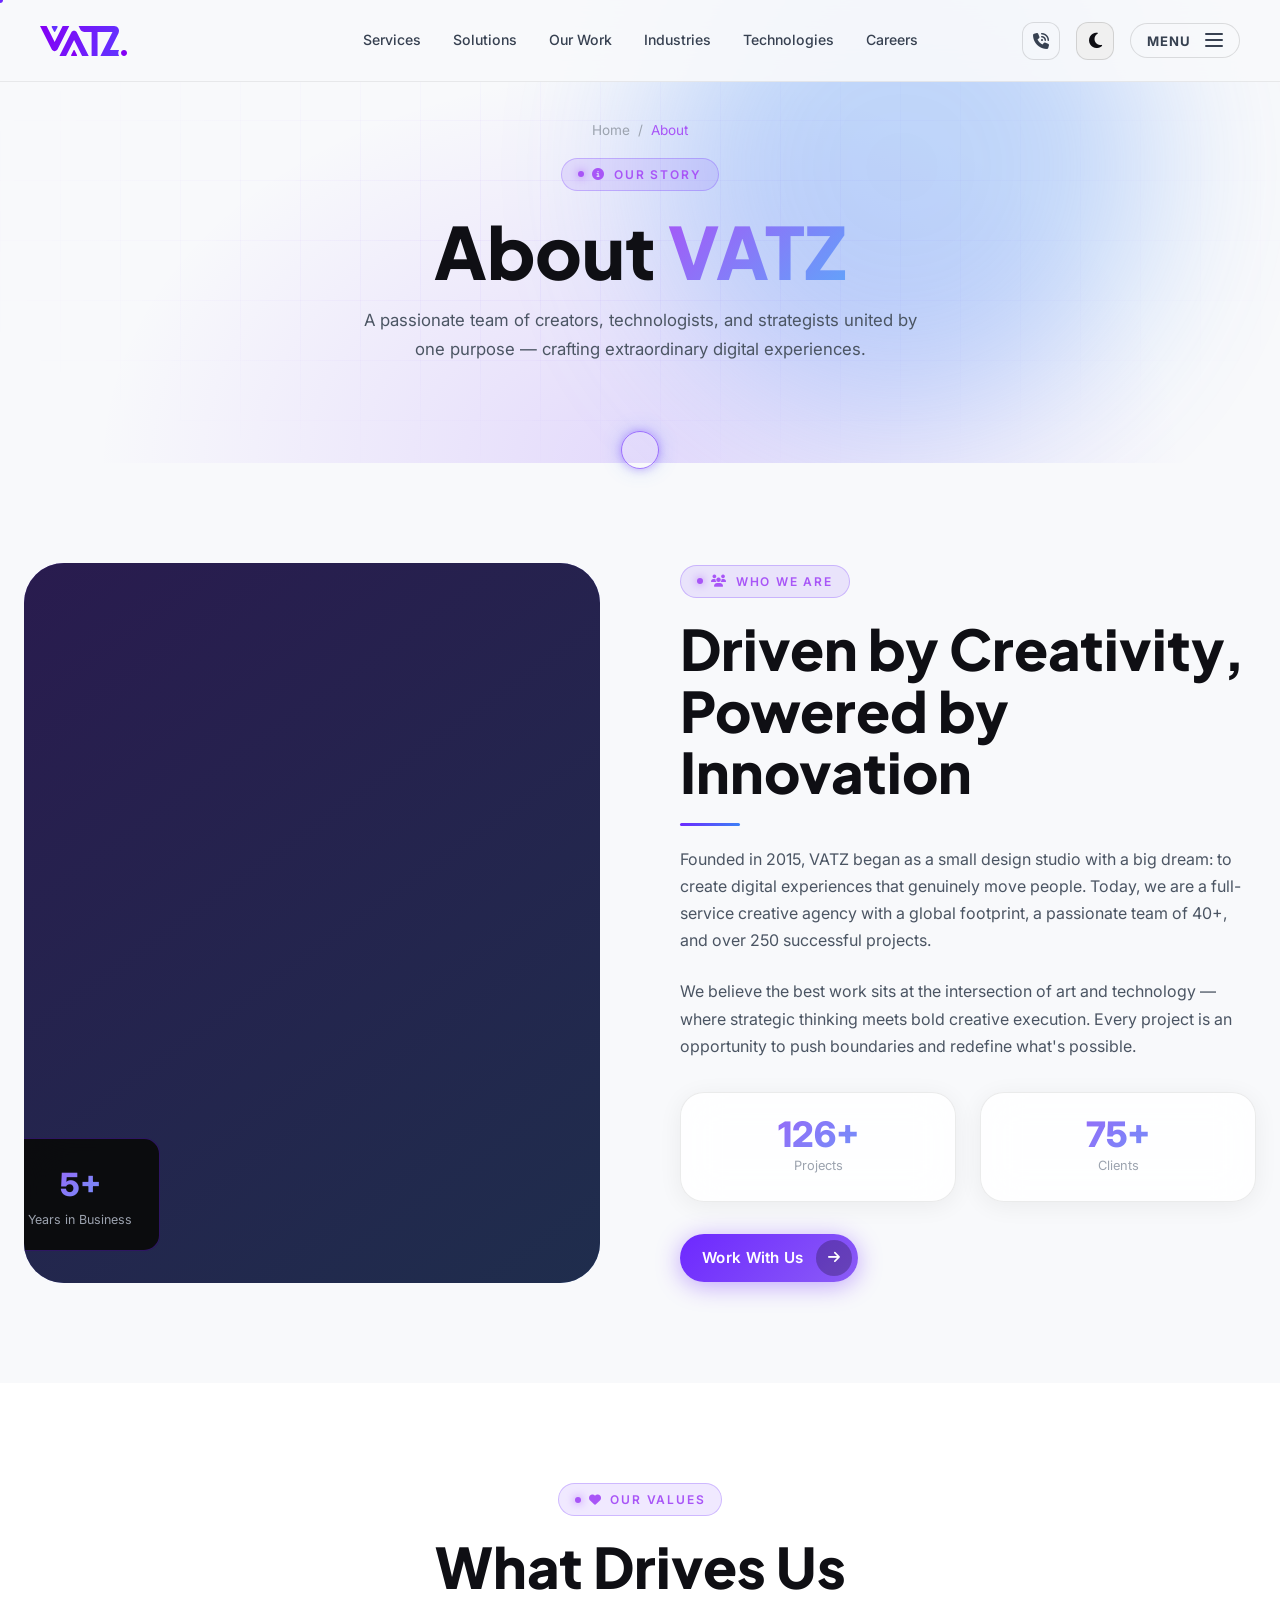
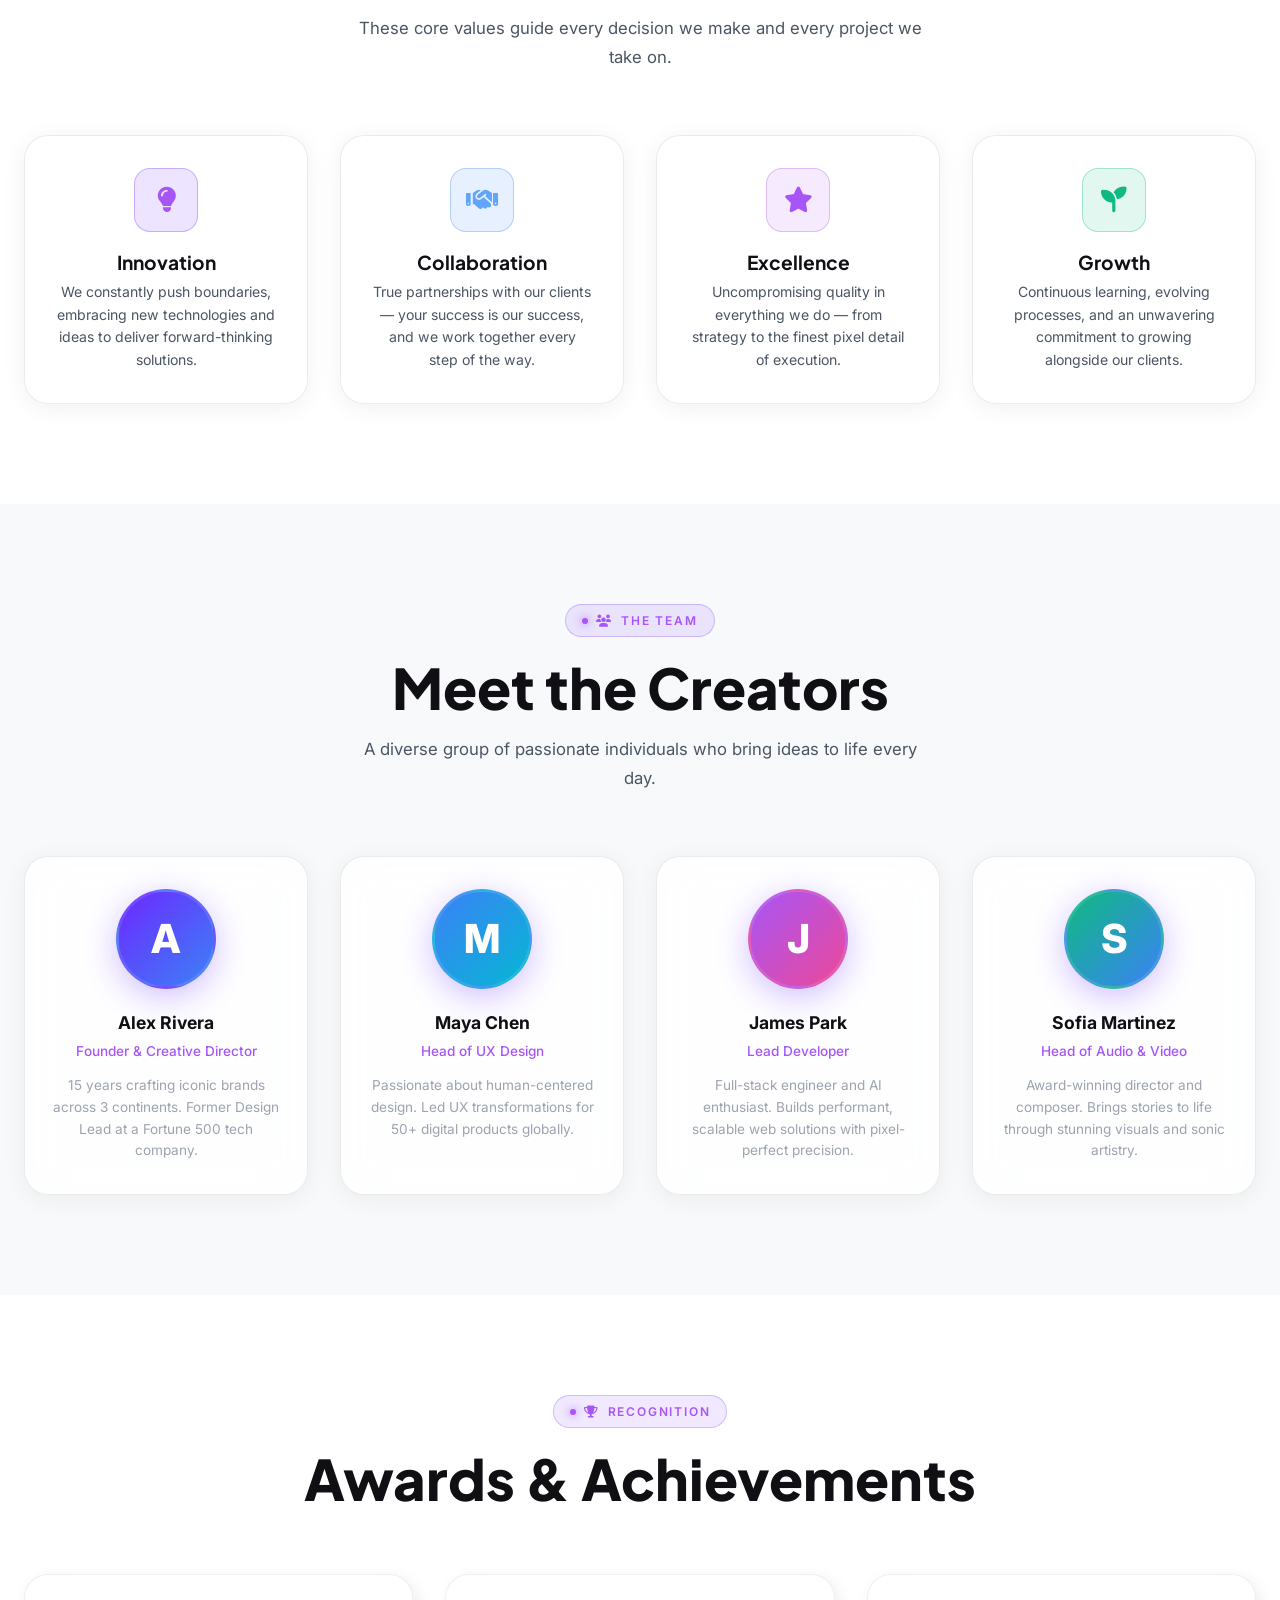
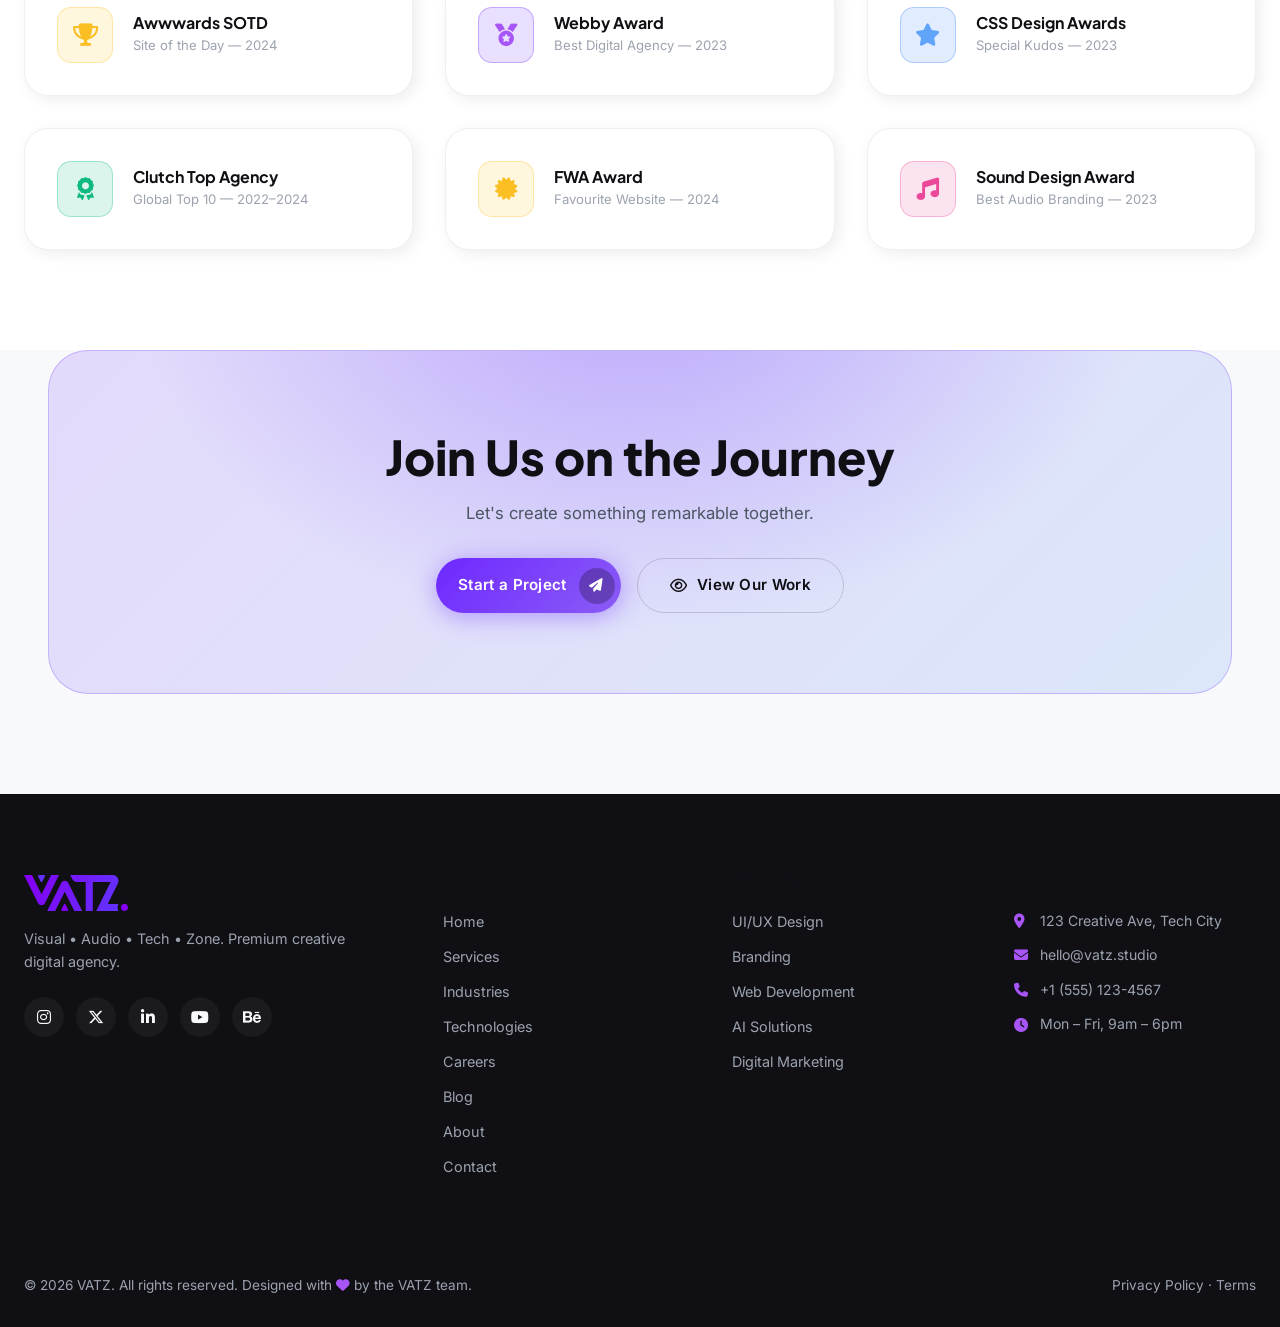
<file: about.html>
<!DOCTYPE html>
<html lang="en">
<head>
  <meta charset="UTF-8">
  <meta name="viewport" content="width=device-width, initial-scale=1.0">
  <meta name="description" content="About VATZ - Learn about our story, mission, values, and the talented team behind the creative digital agency.">
  <meta name="robots" content="index, follow">
  <title>About | VATZ - Creative Digital Agency</title>
  <link rel="canonical" href="https://vatz.studio/about.html">
  <link rel="icon" type="image/svg+xml" href="data:image/svg+xml,<svg xmlns='http://www.w3.org/2000/svg' viewBox='0 0 100 100'><text y='75' font-size='80' fill='%236D28FF'>V</text></svg>">

  <!-- Open Graph -->
  <meta property="og:type" content="website">
  <meta property="og:site_name" content="VATZ">
  <meta property="og:title" content="About VATZ | Creative Digital Agency">
  <meta property="og:description" content="Learn about our story, mission, values, and the talented team behind VATZ.">
  <meta property="og:url" content="https://vatz.studio/about.html">
  <meta property="og:image" content="https://vatz.studio/assets/images/og-cover.jpg">
  <meta property="og:locale" content="en_US">

  <!-- Twitter Card -->
  <meta name="twitter:card" content="summary_large_image">
  <meta name="twitter:title" content="About VATZ | Creative Digital Agency">
  <meta name="twitter:description" content="Learn about our story, mission, values, and the talented team behind VATZ.">
  <meta name="twitter:image" content="https://vatz.studio/assets/images/og-cover.jpg">

  <!-- Structured Data -->
  <script type="application/ld+json">
  {
    "@context": "https://schema.org",
    "@type": "BreadcrumbList",
    "itemListElement": [
      { "@type": "ListItem", "position": 1, "name": "Home", "item": "https://vatz.studio/index.html" },
      { "@type": "ListItem", "position": 2, "name": "About", "item": "https://vatz.studio/about.html" }
    ]
  }
  </script>

  <!-- Font Awesome -->
  <link rel="stylesheet" href="https://cdnjs.cloudflare.com/ajax/libs/font-awesome/6.5.1/css/all.min.css">
  <link rel="stylesheet" href="css/main.css">
</head>
<body>

<!-- ══════════════ PAGE LOADER ══════════════ -->
<div id="page-loader" class="page-loader" role="status" aria-label="Loading" aria-live="polite">
  <div class="loader-inner">
    <div class="loader-logo" aria-hidden="true">
      <svg viewBox="0 0 60 60" fill="none" xmlns="http://www.w3.org/2000/svg" class="loader-logo-svg">
        <polygon class="loader-v" points="5,8 20,52 30,28 40,52 55,8 46,8 30,43 14,8" fill="url(#loaderGrad)"/>
        <defs>
          <linearGradient id="loaderGrad" x1="0%" y1="0%" x2="100%" y2="100%">
            <stop offset="0%"   stop-color="#6D28FF"/>
            <stop offset="100%" stop-color="#3B82F6"/>
          </linearGradient>
        </defs>
      </svg>
    </div>
    <div class="loader-track" aria-hidden="true">
      <div class="loader-bar"></div>
    </div>
    <span class="loader-pct" aria-hidden="true">0</span>
  </div>
  <div class="loader-curtain" aria-hidden="true"></div>
</div>

<a href="#main-content" class="skip-link">Skip to main content</a>

<!-- ══════════════ SITE HEADER ══════════════ -->
<header id="site-header" role="banner">
  <a href="index.html" class="header-logo" aria-label="VATZ — Home">
    <img src="assets/images/logo/VATZ_Logo.svg" alt="VATZ" class="header-logo-img">
  </a>
  <nav class="header-nav" aria-label="Primary navigation">
    <a href="services.html"     class="header-nav-link" data-page="services.html">Services</a>
    <a href="solutions.html"    class="header-nav-link" data-page="solutions.html">Solutions</a>
    <a href="portfolio.html"    class="header-nav-link" data-page="portfolio.html">Our Work</a>
    <a href="industries.html"   class="header-nav-link" data-page="industries.html">Industries</a>
    <a href="technologies.html" class="header-nav-link" data-page="technologies.html">Technologies</a>
    <a href="careers.html"      class="header-nav-link" data-page="careers.html">Careers</a>
  </nav>
  <div class="header-right">
    <a href="tel:+15551234567" class="header-phone-btn" aria-label="Call us">
      <i class="fa-solid fa-phone-volume"></i>
    </a>
    <!-- Theme toggle -->
    <button class="theme-toggle" aria-label="Switch to light mode" aria-pressed="false">
      <i class="fa-solid fa-moon theme-icon theme-icon-moon" aria-hidden="true"></i>
      <i class="fa-solid fa-sun  theme-icon theme-icon-sun"  aria-hidden="true"></i>
    </button>
    <button class="mega-menu-trigger" aria-controls="mega-menu-overlay" aria-expanded="false" aria-label="Toggle navigation menu">
      <div class="mega-trigger-label-wrap">
        <span class="mega-trigger-label-menu">MENU</span>
        <span class="mega-trigger-label-close" aria-hidden="true">CLOSE</span>
      </div>
      <div class="mega-trigger-lines" aria-hidden="true"><span></span><span></span><span></span></div>
    </button>
  </div>
</header>

<!-- ══════════════ MEGA MENU OVERLAY ══════════════ -->
<div id="mega-menu-overlay" class="mega-menu-overlay" role="dialog" aria-modal="true" aria-label="Site navigation">
  <div class="mm-body">
    <ul class="mm-main" aria-label="Menu links">
      <li class="mm-item">
        <a href="about.html" class="mm-link mm-active" data-page="about.html">
          <span class="mm-link-num">01</span>About Us
          <span class="mm-link-arrow" aria-hidden="true"><i class="fa-solid fa-arrow-right"></i></span>
        </a>
      </li>
      <li class="mm-item-divider" role="separator"></li>
      <li class="mm-item">
        <a href="blog.html" class="mm-link" data-page="blog.html">
          <span class="mm-link-num">02</span>Blog
          <span class="mm-link-arrow" aria-hidden="true"><i class="fa-solid fa-arrow-right"></i></span>
        </a>
      </li>
      <li class="mm-item-divider" role="separator"></li>
      <li class="mm-item">
        <a href="industries.html" class="mm-link" data-page="industries.html">
          <span class="mm-link-num">03</span>Industries
          <span class="mm-link-arrow" aria-hidden="true"><i class="fa-solid fa-arrow-right"></i></span>
        </a>
      </li>
      <li class="mm-item-divider" role="separator"></li>
      <li class="mm-item">
        <a href="contact.html" class="mm-link" data-page="contact.html">
          <span class="mm-link-num">04</span>Contact Us
          <span class="mm-link-arrow" aria-hidden="true"><i class="fa-solid fa-arrow-right"></i></span>
        </a>
      </li>
    </ul>
    <!-- Responsive-only extra links (hidden on desktop ≥1101px) -->
    <div class="mm-extra-links" aria-label="More page links">
      <div class="mm-extra-divider"></div>
      <li class="mm-item" style="list-style:none;"><a href="index.html" class="mm-link" data-page="index.html"><span class="mm-link-num">05</span>Home<span class="mm-link-arrow" aria-hidden="true"><i class="fa-solid fa-arrow-right"></i></span></a></li>
      <div class="mm-extra-divider"></div>
      <li class="mm-item" style="list-style:none;"><a href="services.html" class="mm-link" data-page="services.html"><span class="mm-link-num">06</span>Services<span class="mm-link-arrow" aria-hidden="true"><i class="fa-solid fa-arrow-right"></i></span></a></li>
      <div class="mm-extra-divider"></div>
      <li class="mm-item" style="list-style:none;"><a href="solutions.html" class="mm-link" data-page="solutions.html"><span class="mm-link-num">07</span>Solutions<span class="mm-link-arrow" aria-hidden="true"><i class="fa-solid fa-arrow-right"></i></span></a></li>
      <div class="mm-extra-divider"></div>
      <li class="mm-item" style="list-style:none;"><a href="portfolio.html" class="mm-link" data-page="portfolio.html"><span class="mm-link-num">08</span>Our Work<span class="mm-link-arrow" aria-hidden="true"><i class="fa-solid fa-arrow-right"></i></span></a></li>
      <div class="mm-extra-divider"></div>
      <li class="mm-item" style="list-style:none;"><a href="technologies.html" class="mm-link" data-page="technologies.html"><span class="mm-link-num">09</span>Technologies<span class="mm-link-arrow" aria-hidden="true"><i class="fa-solid fa-arrow-right"></i></span></a></li>
      <div class="mm-extra-divider"></div>
      <li class="mm-item" style="list-style:none;"><a href="careers.html" class="mm-link" data-page="careers.html"><span class="mm-link-num">10</span>Careers<span class="mm-link-arrow" aria-hidden="true"><i class="fa-solid fa-arrow-right"></i></span></a></li>
    </div>
    <div class="mm-info-panel" aria-hidden="true">
      <div>
        <h2 class="mm-info-heading">About VATZ</h2>
        <p class="mm-info-desc">VATZ is a premium creative digital agency blending visual artistry, audio excellence, and cutting-edge technology to deliver transformative brand experiences for clients worldwide.</p>
      </div>
      <div class="mm-stats">
        <div class="mm-stat-item">
          <div class="mm-stat-num">10<span class="mm-stat-plus">+</span></div>
          <div class="mm-stat-label">Years of Expertise</div>
        </div>
        <div class="mm-stat-item">
          <div class="mm-stat-num">150<span class="mm-stat-plus">+</span></div>
          <div class="mm-stat-label">Clients Globally</div>
        </div>
        <div class="mm-stat-item">
          <div class="mm-stat-num">250<span class="mm-stat-plus">+</span></div>
          <div class="mm-stat-label">Completed Projects</div>
        </div>
        <div class="mm-stat-item">
          <div class="mm-stat-num">40<span class="mm-stat-plus">+</span></div>
          <div class="mm-stat-label">Dedicated Creators</div>
        </div>
      </div>
      <a href="about.html" class="mm-info-cta">More about Us <i class="fa-solid fa-arrow-right"></i></a>
    </div>
  </div>
  <div class="mm-footer">
    <div class="mm-footer-links">
      <a href="index.html"        class="mm-footer-link"><i class="fa-solid fa-house"></i> Home</a>
      <a href="services.html"     class="mm-footer-link"><i class="fa-solid fa-gears"></i> Services</a>
      <a href="technologies.html" class="mm-footer-link"><i class="fa-solid fa-microchip"></i> Technologies</a>
    </div>
    <a href="contact.html" class="mm-cta-btn">Start a Project <i class="fa-solid fa-paper-plane"></i></a>
  </div>
</div>

  <!-- Page Hero -->
  <section class="page-hero" id="main-content">
    <div class="hero-grid-bg"></div>
    <div class="hero-bg-orb"></div>
    <div class="hero-bg-orb"></div>
    <div class="container page-hero-content">
      <nav class="breadcrumb" aria-label="Breadcrumb">
        <a href="index.html">Home</a>
        <span class="sep">/</span>
        <span style="color: var(--purple-400);">About</span>
      </nav>
      <span class="section-label reveal"><i class="fa-solid fa-circle-info"></i> Our Story</span>
      <h1 class="section-title reveal delay-1" style="font-size: clamp(2.5rem, 6vw, 4.5rem);">
        About <span class="gradient-text">VATZ</span>
      </h1>
      <p class="section-subtitle reveal delay-2" style="margin: 0 auto; text-align: center;">
        A passionate team of creators, technologists, and strategists united by one purpose — crafting extraordinary digital experiences.
      </p>
    </div>
  </section>

  <!-- Mission & Vision -->
  <section class="section">
    <div class="container">
      <div class="grid-2" style="align-items: center; gap: 5rem;">

        <div class="about-img-wrap reveal-left">
          <div class="about-img" style="padding:0;overflow:hidden;border-radius:24px;">
            <img src="https://images.unsplash.com/photo-1600880292203-757bb62b4baf?w=700&q=80"
                 alt="VATZ creative team brainstorming and designing together"
                 loading="lazy" decoding="async"
                 style="width:100%;height:100%;object-fit:cover;display:block;aspect-ratio:4/5;">
          </div>
          <div class="about-img-badge">
            <div class="about-img-badge-num" data-counter data-target="10" data-suffix="+">10+</div>
            <div class="about-img-badge-label">Years in Business</div>
          </div>
        </div>

        <div class="reveal-right">
          <span class="section-label"><i class="fa-solid fa-users"></i> Who We Are</span>
          <h2 class="section-title">Driven by Creativity, Powered by Innovation</h2>
          <div class="divider"></div>
          <p style="color: var(--text-secondary); line-height: 1.7; margin-bottom: 1.5rem;">
            Founded in 2015, VATZ began as a small design studio with a big dream: to create digital experiences that genuinely move people. Today, we are a full-service creative agency with a global footprint, a passionate team of 40+, and over 250 successful projects.
          </p>
          <p style="color: var(--text-secondary); line-height: 1.7; margin-bottom: 2rem;">
            We believe the best work sits at the intersection of art and technology — where strategic thinking meets bold creative execution. Every project is an opportunity to push boundaries and redefine what's possible.
          </p>
          <div style="display: grid; grid-template-columns: 1fr 1fr; gap: 1.5rem; margin-bottom: 2rem;">
            <div class="glass-card" style="padding: 1.5rem; text-align: center;">
              <div class="hero-stat-num" data-counter data-target="250" data-suffix="+">250+</div>
              <p style="font-size: 0.8rem; color: var(--text-muted); margin-top: 4px;">Projects</p>
            </div>
            <div class="glass-card" style="padding: 1.5rem; text-align: center;">
              <div class="hero-stat-num" data-counter data-target="150" data-suffix="+">150+</div>
              <p style="font-size: 0.8rem; color: var(--text-muted); margin-top: 4px;">Clients</p>
            </div>
          </div>
          <a href="contact.html" class="btn btn-primary">Work With Us <i class="fa-solid fa-arrow-right"></i></a>
        </div>
      </div>
    </div>
  </section>

  <!-- Values -->
  <section class="section" style="background: var(--bg-secondary);">
    <div class="container">
      <div style="text-align: center; margin-bottom: 4rem;">
        <span class="section-label reveal"><i class="fa-solid fa-heart"></i> Our Values</span>
        <h2 class="section-title reveal delay-1">What Drives Us</h2>
        <p class="section-subtitle reveal delay-2" style="margin: 0 auto;">
          These core values guide every decision we make and every project we take on.
        </p>
      </div>
      <div class="grid-4">
        <div class="glass-card reveal delay-1" style="padding: 2rem; text-align: center;">
          <div style="width: 64px; height: 64px; background: rgba(109,40,255,0.12); border: 1px solid rgba(109,40,255,0.3); border-radius: 16px; display: flex; align-items: center; justify-content: center; margin: 0 auto 1.25rem;">
            <i class="fa-solid fa-lightbulb" style="font-size: 1.6rem; color: var(--purple-400);"></i>
          </div>
          <h3 style="font-size: 1.2rem; font-weight: 700; margin-bottom: 0.5rem;">Innovation</h3>
          <p style="font-size: 0.88rem; color: var(--text-secondary); line-height: 1.6;">We constantly push boundaries, embracing new technologies and ideas to deliver forward-thinking solutions.</p>
        </div>
        <div class="glass-card reveal delay-2" style="padding: 2rem; text-align: center;">
          <div style="width: 64px; height: 64px; background: rgba(59,130,246,0.12); border: 1px solid rgba(59,130,246,0.3); border-radius: 16px; display: flex; align-items: center; justify-content: center; margin: 0 auto 1.25rem;">
            <i class="fa-solid fa-handshake" style="font-size: 1.6rem; color: var(--blue-400);"></i>
          </div>
          <h3 style="font-size: 1.2rem; font-weight: 700; margin-bottom: 0.5rem;">Collaboration</h3>
          <p style="font-size: 0.88rem; color: var(--text-secondary); line-height: 1.6;">True partnerships with our clients — your success is our success, and we work together every step of the way.</p>
        </div>
        <div class="glass-card reveal delay-3" style="padding: 2rem; text-align: center;">
          <div style="width: 64px; height: 64px; background: rgba(168,85,247,0.12); border: 1px solid rgba(168,85,247,0.3); border-radius: 16px; display: flex; align-items: center; justify-content: center; margin: 0 auto 1.25rem;">
            <i class="fa-solid fa-star" style="font-size: 1.6rem; color: var(--purple-400);"></i>
          </div>
          <h3 style="font-size: 1.2rem; font-weight: 700; margin-bottom: 0.5rem;">Excellence</h3>
          <p style="font-size: 0.88rem; color: var(--text-secondary); line-height: 1.6;">Uncompromising quality in everything we do — from strategy to the finest pixel detail of execution.</p>
        </div>
        <div class="glass-card reveal delay-4" style="padding: 2rem; text-align: center;">
          <div style="width: 64px; height: 64px; background: rgba(16,185,129,0.12); border: 1px solid rgba(16,185,129,0.3); border-radius: 16px; display: flex; align-items: center; justify-content: center; margin: 0 auto 1.25rem;">
            <i class="fa-solid fa-seedling" style="font-size: 1.6rem; color: #10B981;"></i>
          </div>
          <h3 style="font-size: 1.2rem; font-weight: 700; margin-bottom: 0.5rem;">Growth</h3>
          <p style="font-size: 0.88rem; color: var(--text-secondary); line-height: 1.6;">Continuous learning, evolving processes, and an unwavering commitment to growing alongside our clients.</p>
        </div>
      </div>
    </div>
  </section>

  <!-- Team -->
  <section class="section">
    <div class="container">
      <div style="text-align: center; margin-bottom: 4rem;">
        <span class="section-label reveal"><i class="fa-solid fa-users"></i> The Team</span>
        <h2 class="section-title reveal delay-1">Meet the Creators</h2>
        <p class="section-subtitle reveal delay-2" style="margin: 0 auto;">
          A diverse group of passionate individuals who bring ideas to life every day.
        </p>
      </div>
      <div class="grid-4">
        <div class="glass-card team-card reveal delay-1">
          <div class="team-avatar">A</div>
          <p class="team-name">Alex Rivera</p>
          <p class="team-role">Founder & Creative Director</p>
          <p class="team-bio">15 years crafting iconic brands across 3 continents. Former Design Lead at a Fortune 500 tech company.</p>
        </div>
        <div class="glass-card team-card reveal delay-2">
          <div class="team-avatar" style="background: linear-gradient(135deg, #3B82F6, #06B6D4);">M</div>
          <p class="team-name">Maya Chen</p>
          <p class="team-role">Head of UX Design</p>
          <p class="team-bio">Passionate about human-centered design. Led UX transformations for 50+ digital products globally.</p>
        </div>
        <div class="glass-card team-card reveal delay-3">
          <div class="team-avatar" style="background: linear-gradient(135deg, #A855F7, #EC4899);">J</div>
          <p class="team-name">James Park</p>
          <p class="team-role">Lead Developer</p>
          <p class="team-bio">Full-stack engineer and AI enthusiast. Builds performant, scalable web solutions with pixel-perfect precision.</p>
        </div>
        <div class="glass-card team-card reveal delay-4">
          <div class="team-avatar" style="background: linear-gradient(135deg, #10B981, #3B82F6);">S</div>
          <p class="team-name">Sofia Martinez</p>
          <p class="team-role">Head of Audio & Video</p>
          <p class="team-bio">Award-winning director and composer. Brings stories to life through stunning visuals and sonic artistry.</p>
        </div>
      </div>
    </div>
  </section>

  <!-- Awards & Recognition -->
  <section class="section" style="background: var(--bg-secondary);">
    <div class="container">
      <div style="text-align: center; margin-bottom: 4rem;">
        <span class="section-label reveal"><i class="fa-solid fa-trophy"></i> Recognition</span>
        <h2 class="section-title reveal delay-1">Awards & Achievements</h2>
      </div>
      <div class="grid-3">
        <div class="neo-card reveal delay-1" style="padding: 2rem; display: flex; align-items: center; gap: 1.25rem;">
          <div style="width: 56px; height: 56px; background: rgba(251,191,36,0.15); border: 1px solid rgba(251,191,36,0.3); border-radius: 14px; display: flex; align-items: center; justify-content: center; flex-shrink: 0;">
            <i class="fa-solid fa-trophy" style="font-size: 1.4rem; color: #FBBF24;"></i>
          </div>
          <div>
            <h4 style="font-size: 1rem; font-weight: 700; margin-bottom: 4px;">Awwwards SOTD</h4>
            <p style="font-size: 0.82rem; color: var(--text-muted);">Site of the Day — 2024</p>
          </div>
        </div>
        <div class="neo-card reveal delay-2" style="padding: 2rem; display: flex; align-items: center; gap: 1.25rem;">
          <div style="width: 56px; height: 56px; background: rgba(109,40,255,0.15); border: 1px solid rgba(109,40,255,0.3); border-radius: 14px; display: flex; align-items: center; justify-content: center; flex-shrink: 0;">
            <i class="fa-solid fa-medal" style="font-size: 1.4rem; color: var(--purple-400);"></i>
          </div>
          <div>
            <h4 style="font-size: 1rem; font-weight: 700; margin-bottom: 4px;">Webby Award</h4>
            <p style="font-size: 0.82rem; color: var(--text-muted);">Best Digital Agency — 2023</p>
          </div>
        </div>
        <div class="neo-card reveal delay-3" style="padding: 2rem; display: flex; align-items: center; gap: 1.25rem;">
          <div style="width: 56px; height: 56px; background: rgba(59,130,246,0.15); border: 1px solid rgba(59,130,246,0.3); border-radius: 14px; display: flex; align-items: center; justify-content: center; flex-shrink: 0;">
            <i class="fa-solid fa-star" style="font-size: 1.4rem; color: var(--blue-400);"></i>
          </div>
          <div>
            <h4 style="font-size: 1rem; font-weight: 700; margin-bottom: 4px;">CSS Design Awards</h4>
            <p style="font-size: 0.82rem; color: var(--text-muted);">Special Kudos — 2023</p>
          </div>
        </div>
        <div class="neo-card reveal delay-1" style="padding: 2rem; display: flex; align-items: center; gap: 1.25rem;">
          <div style="width: 56px; height: 56px; background: rgba(16,185,129,0.15); border: 1px solid rgba(16,185,129,0.3); border-radius: 14px; display: flex; align-items: center; justify-content: center; flex-shrink: 0;">
            <i class="fa-solid fa-award" style="font-size: 1.4rem; color: #10B981;"></i>
          </div>
          <div>
            <h4 style="font-size: 1rem; font-weight: 700; margin-bottom: 4px;">Clutch Top Agency</h4>
            <p style="font-size: 0.82rem; color: var(--text-muted);">Global Top 10 — 2022–2024</p>
          </div>
        </div>
        <div class="neo-card reveal delay-2" style="padding: 2rem; display: flex; align-items: center; gap: 1.25rem;">
          <div style="width: 56px; height: 56px; background: rgba(251,191,36,0.15); border: 1px solid rgba(251,191,36,0.3); border-radius: 14px; display: flex; align-items: center; justify-content: center; flex-shrink: 0;">
            <i class="fa-solid fa-certificate" style="font-size: 1.4rem; color: #FBBF24;"></i>
          </div>
          <div>
            <h4 style="font-size: 1rem; font-weight: 700; margin-bottom: 4px;">FWA Award</h4>
            <p style="font-size: 0.82rem; color: var(--text-muted);">Favourite Website — 2024</p>
          </div>
        </div>
        <div class="neo-card reveal delay-3" style="padding: 2rem; display: flex; align-items: center; gap: 1.25rem;">
          <div style="width: 56px; height: 56px; background: rgba(236,72,153,0.15); border: 1px solid rgba(236,72,153,0.3); border-radius: 14px; display: flex; align-items: center; justify-content: center; flex-shrink: 0;">
            <i class="fa-solid fa-music" style="font-size: 1.4rem; color: #EC4899;"></i>
          </div>
          <div>
            <h4 style="font-size: 1rem; font-weight: 700; margin-bottom: 4px;">Sound Design Award</h4>
            <p style="font-size: 0.82rem; color: var(--text-muted);">Best Audio Branding — 2023</p>
          </div>
        </div>
      </div>
    </div>
  </section>

  <!-- CTA -->
  <section class="section" style="padding-top: 0; padding-bottom: 100px;">
    <div class="container">
      <div class="cta-section reveal">
        <h2 class="cta-title">Join Us on the Journey</h2>
        <p class="cta-subtitle">Let's create something remarkable together.</p>
        <div style="display: flex; justify-content: center; gap: 1rem; flex-wrap: wrap;">
          <a href="contact.html" class="btn btn-primary">Start a Project <i class="fa-solid fa-paper-plane"></i></a>
          <a href="portfolio.html" class="btn btn-outline"><i class="fa-regular fa-eye"></i> View Our Work</a>
        </div>
      </div>
    </div>
  </section>

  <!-- Footer -->
  <footer>
    <div class="container">
      <div class="footer-grid">
        <div>
          <div class="footer-logo"><img src="assets/images/logo/VATZ_Logo.svg" alt="VATZ" class="footer-logo-img"></div>
          <p class="footer-tagline">Visual • Audio • Tech • Zone. Premium creative digital agency.</p>
          <div class="social-links">
            <a href="#" class="social-link" aria-label="Instagram"><i class="fa-brands fa-instagram"></i></a>
            <a href="#" class="social-link" aria-label="Twitter"><i class="fa-brands fa-x-twitter"></i></a>
            <a href="#" class="social-link" aria-label="LinkedIn"><i class="fa-brands fa-linkedin-in"></i></a>
            <a href="#" class="social-link" aria-label="YouTube"><i class="fa-brands fa-youtube"></i></a>
            <a href="#" class="social-link" aria-label="Behance"><i class="fa-brands fa-behance"></i></a>
          </div>
        </div>
        <div>
          <h4 class="footer-heading">Quick Links</h4>
          <ul class="footer-links">
            <li><a href="index.html">Home</a></li>
            <li><a href="services.html">Services</a></li>
            <li><a href="industries.html">Industries</a></li>
            <li><a href="technologies.html">Technologies</a></li>
            <li><a href="careers.html">Careers</a></li>
            <li><a href="blog.html">Blog</a></li>
            <li><a href="about.html">About</a></li>
            <li><a href="contact.html">Contact</a></li>
          </ul>
        </div>
        <div>
          <h4 class="footer-heading">Services</h4>
          <ul class="footer-links">
            <li><a href="services.html">UI/UX Design</a></li>
            <li><a href="services.html">Branding</a></li>
            <li><a href="services.html">Web Development</a></li>
            <li><a href="services.html">AI Solutions</a></li>
            <li><a href="services.html">Digital Marketing</a></li>
          </ul>
        </div>
        <div>
          <h4 class="footer-heading">Contact</h4>
          <div class="footer-contact-item"><i class="fa-solid fa-location-dot" style="color:var(--purple-400);width:16px;"></i> 123 Creative Ave, Tech City</div>
          <div class="footer-contact-item"><i class="fa-solid fa-envelope" style="color:var(--purple-400);width:16px;"></i> hello@vatz.studio</div>
          <div class="footer-contact-item"><i class="fa-solid fa-phone" style="color:var(--purple-400);width:16px;"></i> +1 (555) 123-4567</div>
          <div class="footer-contact-item"><i class="fa-solid fa-clock" style="color:var(--purple-400);width:16px;"></i> Mon – Fri, 9am – 6pm</div>
        </div>
      </div>
      <div class="footer-bottom">
        <p>© 2026 VATZ. All rights reserved. Designed with <i class="fa-solid fa-heart" style="color:var(--purple-400);"></i> by the VATZ team.</p>
        <p><a href="#" style="color: var(--text-muted);">Privacy Policy</a> · <a href="#" style="color: var(--text-muted);">Terms</a></p>
      </div>
    </div>
  </footer>

  <button id="scrollTop" aria-label="Scroll to top">
  <div class="scroll-top-circle">
    <i class="fa-solid fa-arrow-up"></i>
  </div>
  <div class="scroll-top-line"></div>
  <span class="scroll-top-text">Top</span>
</button>
  <script src="js/main.js"></script>
</body>
</html>
</file>
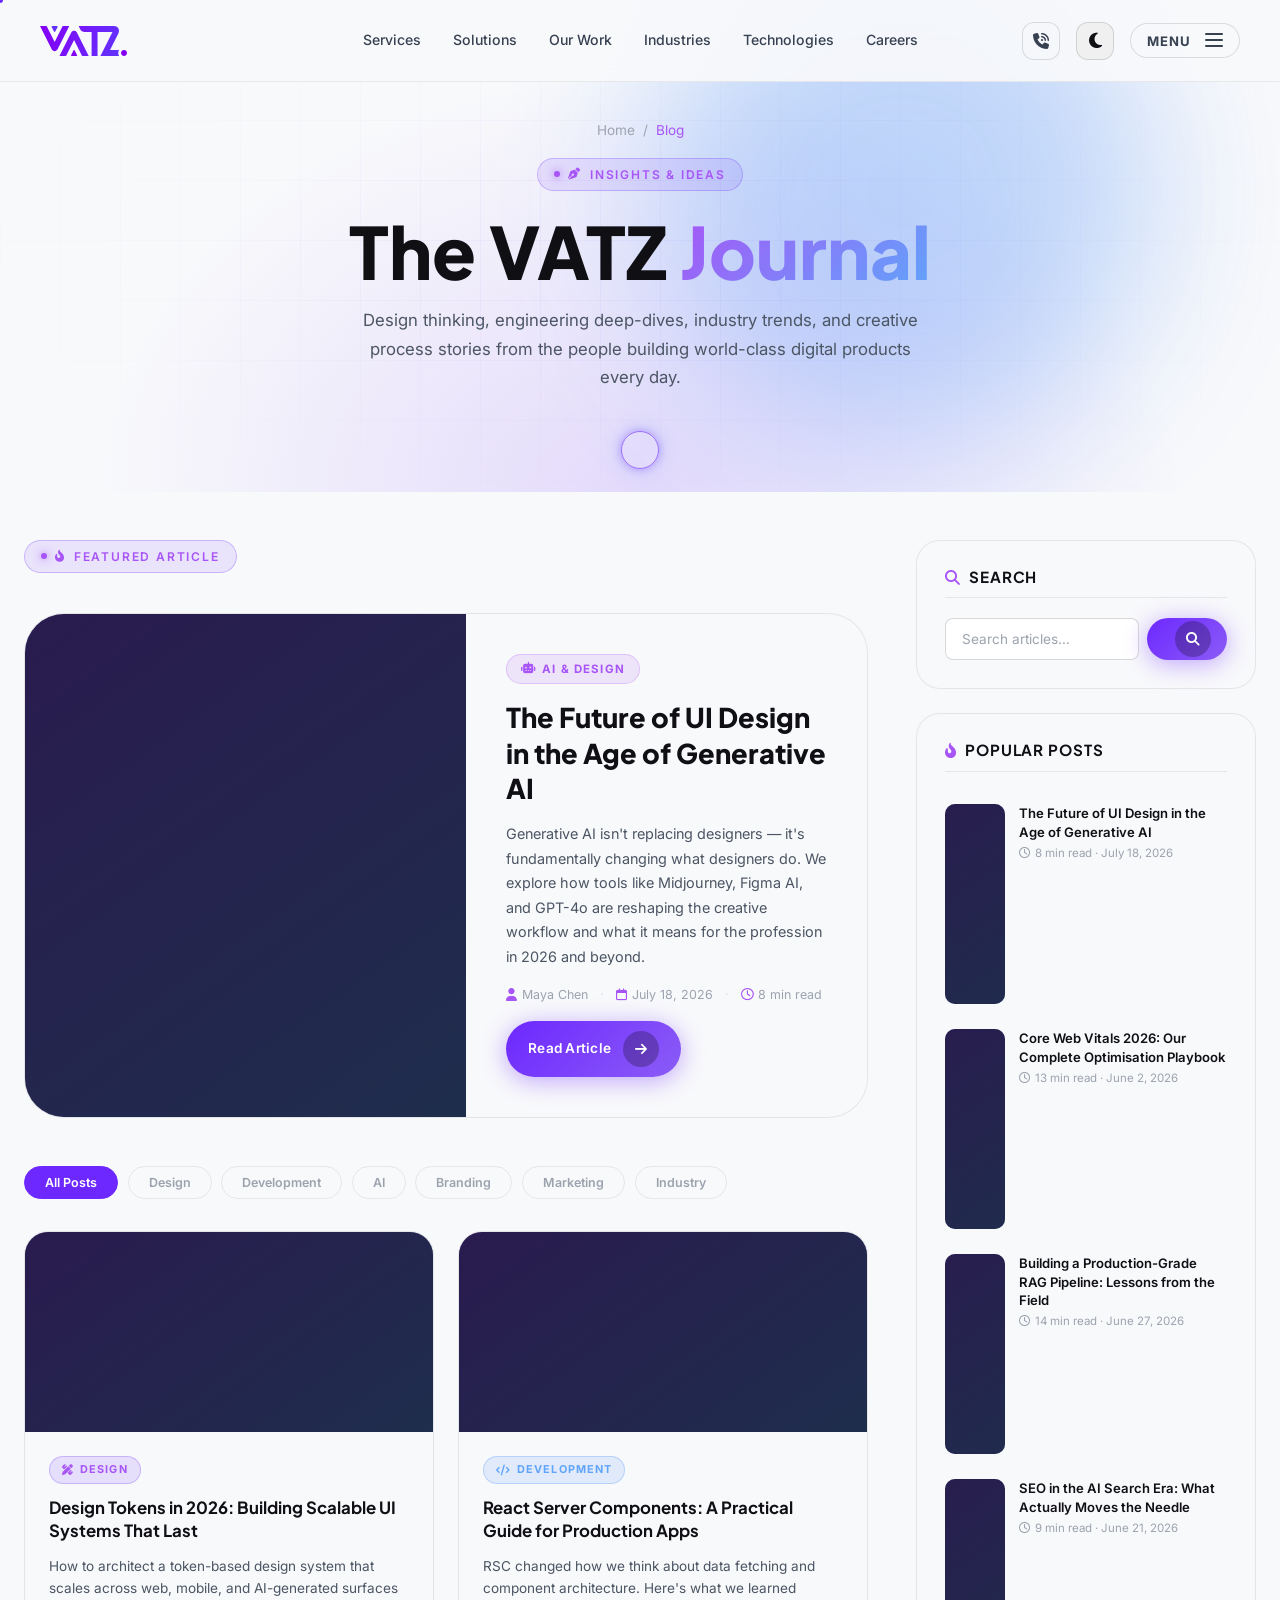
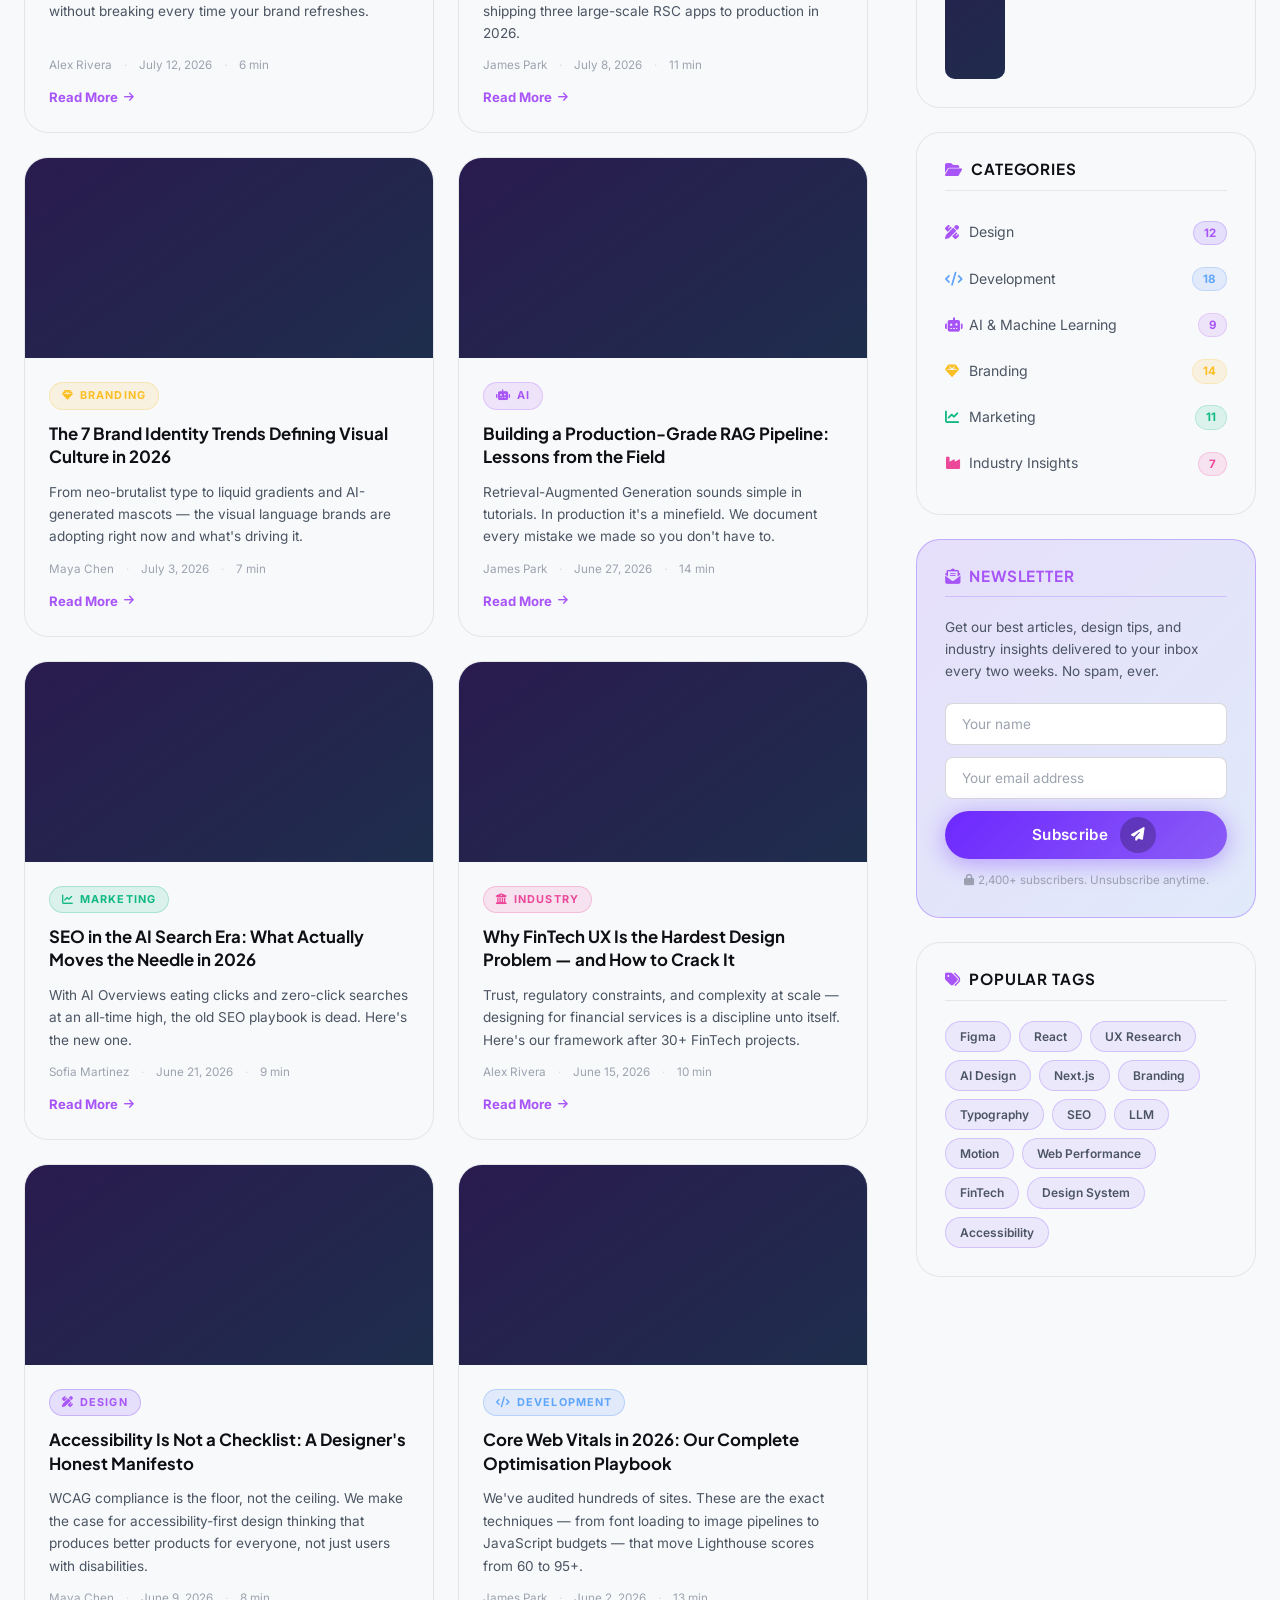
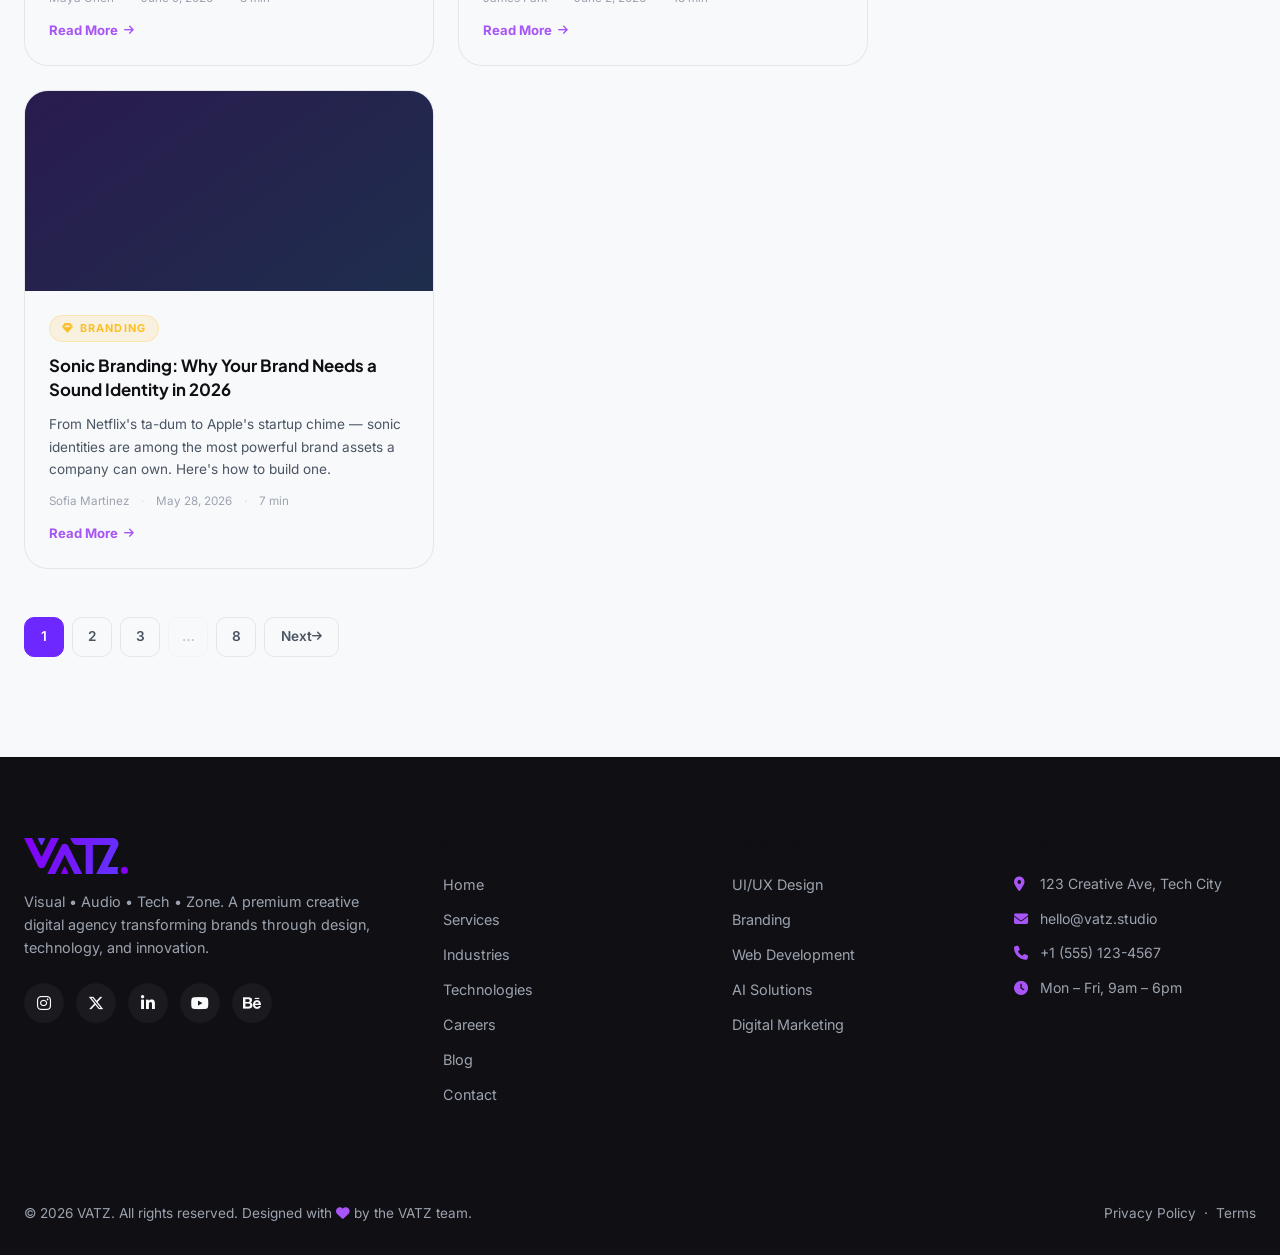
<file: blog.html>
<!DOCTYPE html>
<html lang="en">
<head>
  <meta charset="UTF-8">
  <meta name="viewport" content="width=device-width, initial-scale=1.0">
  <meta name="description" content="VATZ Blog — Insights on UI/UX Design, Branding, Web Development, AI, Digital Marketing, and creative industry trends from the VATZ team.">
  <meta name="robots" content="index, follow">
  <title>Blog | VATZ — Creative Digital Agency</title>
  <link rel="canonical" href="https://vatz.studio/blog.html">
  <link rel="icon" type="image/svg+xml" href="data:image/svg+xml,<svg xmlns='http://www.w3.org/2000/svg' viewBox='0 0 100 100'><text y='75' font-size='80' fill='%236D28FF'>V</text></svg>">

  <!-- Open Graph -->
  <meta property="og:type" content="website">
  <meta property="og:site_name" content="VATZ">
  <meta property="og:title" content="Blog | VATZ — Creative Digital Agency">
  <meta property="og:description" content="Insights on UI/UX Design, Branding, Web Development, AI, and Digital Marketing from the VATZ team.">
  <meta property="og:url" content="https://vatz.studio/blog.html">
  <meta property="og:image" content="https://vatz.studio/assets/images/og-cover.jpg">
  <meta property="og:locale" content="en_US">

  <!-- Twitter Card -->
  <meta name="twitter:card" content="summary_large_image">
  <meta name="twitter:title" content="Blog | VATZ — Creative Digital Agency">
  <meta name="twitter:description" content="Insights on UI/UX Design, Branding, Web Development, AI, and Digital Marketing from the VATZ team.">
  <meta name="twitter:image" content="https://vatz.studio/assets/images/og-cover.jpg">

  <!-- Structured Data -->
  <script type="application/ld+json">
  {
    "@context": "https://schema.org",
    "@type": "Blog",
    "name": "VATZ Blog",
    "url": "https://vatz.studio/blog.html",
    "description": "Design, technology and creative industry insights from the VATZ team.",
    "publisher": { "@type": "Organization", "name": "VATZ", "url": "https://vatz.studio" }
  }
  </script>

  <link rel="stylesheet" href="https://cdnjs.cloudflare.com/ajax/libs/font-awesome/6.5.1/css/all.min.css">
  <link rel="stylesheet" href="css/main.css">

  
</head>
<body>

<!-- ══════════════ PAGE LOADER ══════════════ -->
<div id="page-loader" class="page-loader" role="status" aria-label="Loading" aria-live="polite">
  <div class="loader-inner">
    <div class="loader-logo" aria-hidden="true">
      <svg viewBox="0 0 60 60" fill="none" xmlns="http://www.w3.org/2000/svg" class="loader-logo-svg">
        <polygon class="loader-v" points="5,8 20,52 30,28 40,52 55,8 46,8 30,43 14,8" fill="url(#loaderGrad)"/>
        <defs>
          <linearGradient id="loaderGrad" x1="0%" y1="0%" x2="100%" y2="100%">
            <stop offset="0%"   stop-color="#6D28FF"/>
            <stop offset="100%" stop-color="#3B82F6"/>
          </linearGradient>
        </defs>
      </svg>
    </div>
    <div class="loader-track" aria-hidden="true">
      <div class="loader-bar"></div>
    </div>
    <span class="loader-pct" aria-hidden="true">0</span>
  </div>
  <div class="loader-curtain" aria-hidden="true"></div>
</div>

<a href="#main-content" class="skip-link">Skip to main content</a>

<!-- ══════════════ SITE HEADER ══════════════ -->
<header id="site-header" role="banner">
  <a href="index.html" class="header-logo" aria-label="VATZ — Home">
    <img src="assets/images/logo/VATZ_Logo.svg" alt="VATZ" class="header-logo-img">
  </a>
  <nav class="header-nav" aria-label="Primary navigation">
    <a href="services.html"     class="header-nav-link" data-page="services.html">Services</a>
    <a href="solutions.html"    class="header-nav-link" data-page="solutions.html">Solutions</a>
    <a href="portfolio.html"    class="header-nav-link" data-page="portfolio.html">Our Work</a>
    <a href="industries.html"   class="header-nav-link" data-page="industries.html">Industries</a>
    <a href="technologies.html" class="header-nav-link" data-page="technologies.html">Technologies</a>
    <a href="careers.html"      class="header-nav-link" data-page="careers.html">Careers</a>
  </nav>
  <div class="header-right">
    <a href="tel:+15551234567" class="header-phone-btn" aria-label="Call us">
      <i class="fa-solid fa-phone-volume"></i>
    </a>
    <!-- Theme toggle -->
    <button class="theme-toggle" aria-label="Switch to light mode" aria-pressed="false">
      <i class="fa-solid fa-moon theme-icon theme-icon-moon" aria-hidden="true"></i>
      <i class="fa-solid fa-sun  theme-icon theme-icon-sun"  aria-hidden="true"></i>
    </button>
    <button class="mega-menu-trigger" aria-controls="mega-menu-overlay" aria-expanded="false" aria-label="Toggle navigation menu">
      <div class="mega-trigger-label-wrap">
        <span class="mega-trigger-label-menu">MENU</span>
        <span class="mega-trigger-label-close" aria-hidden="true">CLOSE</span>
      </div>
      <div class="mega-trigger-lines" aria-hidden="true"><span></span><span></span><span></span></div>
    </button>
  </div>
</header>

<!-- ══════════════ MEGA MENU OVERLAY ══════════════ -->
<div id="mega-menu-overlay" class="mega-menu-overlay" role="dialog" aria-modal="true" aria-label="Site navigation">
  <div class="mm-body">
    <ul class="mm-main" aria-label="Menu links">
      <li class="mm-item">
        <a href="about.html" class="mm-link" data-page="about.html">
          <span class="mm-link-num">01</span>About Us
          <span class="mm-link-arrow" aria-hidden="true"><i class="fa-solid fa-arrow-right"></i></span>
        </a>
      </li>
      <li class="mm-item-divider" role="separator"></li>
      <li class="mm-item">
        <a href="blog.html" class="mm-link mm-active" data-page="blog.html">
          <span class="mm-link-num">02</span>Blog
          <span class="mm-link-arrow" aria-hidden="true"><i class="fa-solid fa-arrow-right"></i></span>
        </a>
      </li>
      <li class="mm-item-divider" role="separator"></li>
      <li class="mm-item">
        <a href="industries.html" class="mm-link" data-page="industries.html">
          <span class="mm-link-num">03</span>Industries
          <span class="mm-link-arrow" aria-hidden="true"><i class="fa-solid fa-arrow-right"></i></span>
        </a>
      </li>
      <li class="mm-item-divider" role="separator"></li>
      <li class="mm-item">
        <a href="contact.html" class="mm-link" data-page="contact.html">
          <span class="mm-link-num">04</span>Contact Us
          <span class="mm-link-arrow" aria-hidden="true"><i class="fa-solid fa-arrow-right"></i></span>
        </a>
      </li>
    </ul>
    <!-- Responsive-only extra links (hidden on desktop ≥1101px) -->
    <div class="mm-extra-links" aria-label="More page links">
      <div class="mm-extra-divider"></div>
      <li class="mm-item" style="list-style:none;"><a href="index.html" class="mm-link" data-page="index.html"><span class="mm-link-num">05</span>Home<span class="mm-link-arrow" aria-hidden="true"><i class="fa-solid fa-arrow-right"></i></span></a></li>
      <div class="mm-extra-divider"></div>
      <li class="mm-item" style="list-style:none;"><a href="services.html" class="mm-link" data-page="services.html"><span class="mm-link-num">06</span>Services<span class="mm-link-arrow" aria-hidden="true"><i class="fa-solid fa-arrow-right"></i></span></a></li>
      <div class="mm-extra-divider"></div>
      <li class="mm-item" style="list-style:none;"><a href="solutions.html" class="mm-link" data-page="solutions.html"><span class="mm-link-num">07</span>Solutions<span class="mm-link-arrow" aria-hidden="true"><i class="fa-solid fa-arrow-right"></i></span></a></li>
      <div class="mm-extra-divider"></div>
      <li class="mm-item" style="list-style:none;"><a href="portfolio.html" class="mm-link" data-page="portfolio.html"><span class="mm-link-num">08</span>Our Work<span class="mm-link-arrow" aria-hidden="true"><i class="fa-solid fa-arrow-right"></i></span></a></li>
      <div class="mm-extra-divider"></div>
      <li class="mm-item" style="list-style:none;"><a href="technologies.html" class="mm-link" data-page="technologies.html"><span class="mm-link-num">09</span>Technologies<span class="mm-link-arrow" aria-hidden="true"><i class="fa-solid fa-arrow-right"></i></span></a></li>
      <div class="mm-extra-divider"></div>
      <li class="mm-item" style="list-style:none;"><a href="careers.html" class="mm-link" data-page="careers.html"><span class="mm-link-num">10</span>Careers<span class="mm-link-arrow" aria-hidden="true"><i class="fa-solid fa-arrow-right"></i></span></a></li>
    </div>
    <div class="mm-info-panel" aria-hidden="true">
      <div>
        <h2 class="mm-info-heading">About VATZ</h2>
        <p class="mm-info-desc">VATZ is a premium creative digital agency blending visual artistry, audio excellence, and cutting-edge technology to deliver transformative brand experiences for clients worldwide.</p>
      </div>
      <div class="mm-stats">
        <div class="mm-stat-item">
          <div class="mm-stat-num">10<span class="mm-stat-plus">+</span></div>
          <div class="mm-stat-label">Years of Expertise</div>
        </div>
        <div class="mm-stat-item">
          <div class="mm-stat-num">150<span class="mm-stat-plus">+</span></div>
          <div class="mm-stat-label">Clients Globally</div>
        </div>
        <div class="mm-stat-item">
          <div class="mm-stat-num">250<span class="mm-stat-plus">+</span></div>
          <div class="mm-stat-label">Completed Projects</div>
        </div>
        <div class="mm-stat-item">
          <div class="mm-stat-num">40<span class="mm-stat-plus">+</span></div>
          <div class="mm-stat-label">Dedicated Creators</div>
        </div>
      </div>
      <a href="about.html" class="mm-info-cta">More about Us <i class="fa-solid fa-arrow-right"></i></a>
    </div>
  </div>
  <div class="mm-footer">
    <div class="mm-footer-links">
      <a href="index.html"        class="mm-footer-link"><i class="fa-solid fa-house"></i> Home</a>
      <a href="services.html"     class="mm-footer-link"><i class="fa-solid fa-gears"></i> Services</a>
      <a href="technologies.html" class="mm-footer-link"><i class="fa-solid fa-microchip"></i> Technologies</a>
    </div>
    <a href="contact.html" class="mm-cta-btn">Start a Project <i class="fa-solid fa-paper-plane"></i></a>
  </div>
</div>

<!-- ═══ PAGE HERO ═══ -->
<section class="page-hero" id="main-content">
  <div class="hero-grid-bg"></div>
  <div class="hero-bg-orb"></div>
  <div class="hero-bg-orb"></div>
  <div class="container page-hero-content">
    <nav class="breadcrumb" aria-label="Breadcrumb">
      <a href="index.html">Home</a>
      <span class="sep">/</span>
      <span style="color: var(--purple-400);">Blog</span>
    </nav>
    <span class="section-label reveal"><i class="fa-solid fa-pen-nib"></i> Insights & Ideas</span>
    <h1 class="section-title reveal delay-1" style="font-size: clamp(2.5rem, 6vw, 4.5rem);">
      The VATZ <span class="gradient-text">Journal</span>
    </h1>
    <p class="section-subtitle reveal delay-2" style="margin: 0 auto; text-align: center;">
      Design thinking, engineering deep-dives, industry trends, and creative process stories from the people building world-class digital products every day.
    </p>
  </div>
</section>

<!-- ═══ BLOG CONTENT ═══ -->
<section class="section" style="padding-top: 3rem;">
  <div class="container">
    <div class="blog-grid">

      <!-- ════ MAIN COLUMN ════ -->
      <main class="blog-main">

        <!-- Featured Post -->
        <div style="margin-bottom: 1rem;">
          <span class="section-label" style="margin-bottom: 1.5rem; display: inline-flex;"><i class="fa-solid fa-fire-flame-curved"></i> Featured Article</span>
        </div>
        <article class="featured-post reveal">
          <img src="https://images.unsplash.com/photo-1561070791-2526d30994b5?w=800&q=80"
               alt="The Future of UI Design in the Age of AI" class="featured-post-img" loading="lazy" decoding="async">
          <div class="featured-post-body">
            <span class="post-cat-badge cat-ai"><i class="fa-solid fa-robot"></i> AI & Design</span>
            <h2 style="font-size: clamp(1.3rem, 2.5vw, 1.7rem); font-weight: 800; line-height: 1.3; margin: 0;">
              <a href="blog-detail.html" class="post-title-link">The Future of UI Design in the Age of Generative AI</a>
            </h2>
            <p style="font-size: .9rem; color: var(--text-secondary); line-height: 1.7; margin: 0;">
              Generative AI isn't replacing designers — it's fundamentally changing what designers do. We explore how tools like Midjourney, Figma AI, and GPT-4o are reshaping the creative workflow and what it means for the profession in 2026 and beyond.
            </p>
            <div class="post-meta-row">
              <span><i class="fa-solid fa-user" style="color: var(--purple-400); margin-right: 5px;"></i>Maya Chen</span>
              <span class="post-meta-sep">·</span>
              <span><i class="fa-regular fa-calendar" style="color: var(--purple-400); margin-right: 5px;"></i>July 18, 2026</span>
              <span class="post-meta-sep">·</span>
              <span><i class="fa-regular fa-clock" style="color: var(--purple-400); margin-right: 5px;"></i>8 min read</span>
            </div>
            <a href="blog-detail.html" class="btn btn-primary" style="align-self: flex-start; font-size: .85rem; padding: 10px 22px;">
              Read Article <i class="fa-solid fa-arrow-right"></i>
            </a>
          </div>
        </article>

        <!-- Category Filter -->
        <div class="cat-filter-bar reveal">
          <button class="cat-filter-btn active" onclick="filterPosts('all', this)">All Posts</button>
          <button class="cat-filter-btn" onclick="filterPosts('design', this)">Design</button>
          <button class="cat-filter-btn" onclick="filterPosts('development', this)">Development</button>
          <button class="cat-filter-btn" onclick="filterPosts('ai', this)">AI</button>
          <button class="cat-filter-btn" onclick="filterPosts('branding', this)">Branding</button>
          <button class="cat-filter-btn" onclick="filterPosts('marketing', this)">Marketing</button>
          <button class="cat-filter-btn" onclick="filterPosts('industry', this)">Industry</button>
        </div>

        <!-- Articles Grid -->
        <div style="display: grid; grid-template-columns: repeat(auto-fill, minmax(280px, 1fr)); gap: 1.5rem;" id="articles-grid">

          <!-- Article 1 — Design -->
          <article class="article-card reveal delay-1" data-cat="design">
            <img src="https://images.unsplash.com/photo-1558655146-d09347e92766?w=600&q=80"
                 alt="Design tokens" class="article-card-img" loading="lazy" decoding="async">
            <div class="article-card-body">
              <span class="post-cat-badge cat-design" style="font-size: .68rem; padding: 4px 12px;"><i class="fa-solid fa-pen-ruler"></i> Design</span>
              <h3 class="article-card-title">
                <a href="blog-detail.html" class="post-title-link">Design Tokens in 2026: Building Scalable UI Systems That Last</a>
              </h3>
              <p class="article-card-excerpt">How to architect a token-based design system that scales across web, mobile, and AI-generated surfaces without breaking every time your brand refreshes.</p>
              <div class="post-meta-row" style="font-size: .73rem;">
                <span>Alex Rivera</span>
                <span class="post-meta-sep">·</span>
                <span>July 12, 2026</span>
                <span class="post-meta-sep">·</span>
                <span>6 min</span>
              </div>
              <a href="blog-detail.html" class="article-read-link">Read More <i class="fa-solid fa-arrow-right" style="font-size: .7rem;"></i></a>
            </div>
          </article>

          <!-- Article 2 — Development -->
          <article class="article-card reveal delay-2" data-cat="development">
            <img src="https://images.unsplash.com/photo-1517694712202-14dd9538aa97?w=600&q=80"
                 alt="React Server Components" class="article-card-img" loading="lazy" decoding="async">
            <div class="article-card-body">
              <span class="post-cat-badge cat-dev" style="font-size: .68rem; padding: 4px 12px;"><i class="fa-solid fa-code"></i> Development</span>
              <h3 class="article-card-title">
                <a href="blog-detail.html" class="post-title-link">React Server Components: A Practical Guide for Production Apps</a>
              </h3>
              <p class="article-card-excerpt">RSC changed how we think about data fetching and component architecture. Here's what we learned shipping three large-scale RSC apps to production in 2026.</p>
              <div class="post-meta-row" style="font-size: .73rem;">
                <span>James Park</span>
                <span class="post-meta-sep">·</span>
                <span>July 8, 2026</span>
                <span class="post-meta-sep">·</span>
                <span>11 min</span>
              </div>
              <a href="blog-detail.html" class="article-read-link">Read More <i class="fa-solid fa-arrow-right" style="font-size: .7rem;"></i></a>
            </div>
          </article>

          <!-- Article 3 — Branding -->
          <article class="article-card reveal delay-3" data-cat="branding">
            <img src="https://images.unsplash.com/photo-1634942537034-2531766767d1?w=600&q=80"
                 alt="Brand identity trends" class="article-card-img" loading="lazy" decoding="async">
            <div class="article-card-body">
              <span class="post-cat-badge cat-branding" style="font-size: .68rem; padding: 4px 12px;"><i class="fa-solid fa-gem"></i> Branding</span>
              <h3 class="article-card-title">
                <a href="blog-detail.html" class="post-title-link">The 7 Brand Identity Trends Defining Visual Culture in 2026</a>
              </h3>
              <p class="article-card-excerpt">From neo-brutalist type to liquid gradients and AI-generated mascots — the visual language brands are adopting right now and what's driving it.</p>
              <div class="post-meta-row" style="font-size: .73rem;">
                <span>Maya Chen</span>
                <span class="post-meta-sep">·</span>
                <span>July 3, 2026</span>
                <span class="post-meta-sep">·</span>
                <span>7 min</span>
              </div>
              <a href="blog-detail.html" class="article-read-link">Read More <i class="fa-solid fa-arrow-right" style="font-size: .7rem;"></i></a>
            </div>
          </article>

          <!-- Article 4 — AI -->
          <article class="article-card reveal delay-1" data-cat="ai">
            <img src="https://images.unsplash.com/photo-1677442135703-1787eea5ce01?w=600&q=80"
                 alt="RAG pipelines" class="article-card-img" loading="lazy" decoding="async">
            <div class="article-card-body">
              <span class="post-cat-badge cat-ai" style="font-size: .68rem; padding: 4px 12px;"><i class="fa-solid fa-robot"></i> AI</span>
              <h3 class="article-card-title">
                <a href="blog-detail.html" class="post-title-link">Building a Production-Grade RAG Pipeline: Lessons from the Field</a>
              </h3>
              <p class="article-card-excerpt">Retrieval-Augmented Generation sounds simple in tutorials. In production it's a minefield. We document every mistake we made so you don't have to.</p>
              <div class="post-meta-row" style="font-size: .73rem;">
                <span>James Park</span>
                <span class="post-meta-sep">·</span>
                <span>June 27, 2026</span>
                <span class="post-meta-sep">·</span>
                <span>14 min</span>
              </div>
              <a href="blog-detail.html" class="article-read-link">Read More <i class="fa-solid fa-arrow-right" style="font-size: .7rem;"></i></a>
            </div>
          </article>

          <!-- Article 5 — Marketing -->
          <article class="article-card reveal delay-2" data-cat="marketing">
            <img src="https://images.unsplash.com/photo-1460925895917-afdab827c52f?w=600&q=80"
                 alt="SEO in 2026" class="article-card-img" loading="lazy" decoding="async">
            <div class="article-card-body">
              <span class="post-cat-badge cat-marketing" style="font-size: .68rem; padding: 4px 12px;"><i class="fa-solid fa-chart-line"></i> Marketing</span>
              <h3 class="article-card-title">
                <a href="blog-detail.html" class="post-title-link">SEO in the AI Search Era: What Actually Moves the Needle in 2026</a>
              </h3>
              <p class="article-card-excerpt">With AI Overviews eating clicks and zero-click searches at an all-time high, the old SEO playbook is dead. Here's the new one.</p>
              <div class="post-meta-row" style="font-size: .73rem;">
                <span>Sofia Martinez</span>
                <span class="post-meta-sep">·</span>
                <span>June 21, 2026</span>
                <span class="post-meta-sep">·</span>
                <span>9 min</span>
              </div>
              <a href="blog-detail.html" class="article-read-link">Read More <i class="fa-solid fa-arrow-right" style="font-size: .7rem;"></i></a>
            </div>
          </article>

          <!-- Article 6 — Industry -->
          <article class="article-card reveal delay-3" data-cat="industry">
            <img src="https://images.unsplash.com/photo-1611974789855-9c2a0a7236a3?w=600&q=80"
                 alt="FinTech design" class="article-card-img" loading="lazy" decoding="async">
            <div class="article-card-body">
              <span class="post-cat-badge cat-industry" style="font-size: .68rem; padding: 4px 12px;"><i class="fa-solid fa-building-columns"></i> Industry</span>
              <h3 class="article-card-title">
                <a href="blog-detail.html" class="post-title-link">Why FinTech UX Is the Hardest Design Problem — and How to Crack It</a>
              </h3>
              <p class="article-card-excerpt">Trust, regulatory constraints, and complexity at scale — designing for financial services is a discipline unto itself. Here's our framework after 30+ FinTech projects.</p>
              <div class="post-meta-row" style="font-size: .73rem;">
                <span>Alex Rivera</span>
                <span class="post-meta-sep">·</span>
                <span>June 15, 2026</span>
                <span class="post-meta-sep">·</span>
                <span>10 min</span>
              </div>
              <a href="blog-detail.html" class="article-read-link">Read More <i class="fa-solid fa-arrow-right" style="font-size: .7rem;"></i></a>
            </div>
          </article>

          <!-- Article 7 — Design -->
          <article class="article-card reveal delay-1" data-cat="design">
            <img src="https://images.unsplash.com/photo-1586717791821-3f44a563fa4c?w=600&q=80"
                 alt="Accessibility audit" class="article-card-img" loading="lazy" decoding="async">
            <div class="article-card-body">
              <span class="post-cat-badge cat-design" style="font-size: .68rem; padding: 4px 12px;"><i class="fa-solid fa-pen-ruler"></i> Design</span>
              <h3 class="article-card-title">
                <a href="blog-detail.html" class="post-title-link">Accessibility Is Not a Checklist: A Designer's Honest Manifesto</a>
              </h3>
              <p class="article-card-excerpt">WCAG compliance is the floor, not the ceiling. We make the case for accessibility-first design thinking that produces better products for everyone, not just users with disabilities.</p>
              <div class="post-meta-row" style="font-size: .73rem;">
                <span>Maya Chen</span>
                <span class="post-meta-sep">·</span>
                <span>June 9, 2026</span>
                <span class="post-meta-sep">·</span>
                <span>8 min</span>
              </div>
              <a href="blog-detail.html" class="article-read-link">Read More <i class="fa-solid fa-arrow-right" style="font-size: .7rem;"></i></a>
            </div>
          </article>

          <!-- Article 8 — Development -->
          <article class="article-card reveal delay-2" data-cat="development">
            <img src="https://images.unsplash.com/photo-1555066931-4365d14bab8c?w=600&q=80"
                 alt="Web performance" class="article-card-img" loading="lazy" decoding="async">
            <div class="article-card-body">
              <span class="post-cat-badge cat-dev" style="font-size: .68rem; padding: 4px 12px;"><i class="fa-solid fa-code"></i> Development</span>
              <h3 class="article-card-title">
                <a href="blog-detail.html" class="post-title-link">Core Web Vitals in 2026: Our Complete Optimisation Playbook</a>
              </h3>
              <p class="article-card-excerpt">We've audited hundreds of sites. These are the exact techniques — from font loading to image pipelines to JavaScript budgets — that move Lighthouse scores from 60 to 95+.</p>
              <div class="post-meta-row" style="font-size: .73rem;">
                <span>James Park</span>
                <span class="post-meta-sep">·</span>
                <span>June 2, 2026</span>
                <span class="post-meta-sep">·</span>
                <span>13 min</span>
              </div>
              <a href="blog-detail.html" class="article-read-link">Read More <i class="fa-solid fa-arrow-right" style="font-size: .7rem;"></i></a>
            </div>
          </article>

          <!-- Article 9 — Branding -->
          <article class="article-card reveal delay-3" data-cat="branding">
            <img src="https://images.unsplash.com/photo-1493421419110-74f4e85ba126?w=600&q=80"
                 alt="Audio branding" class="article-card-img" loading="lazy" decoding="async">
            <div class="article-card-body">
              <span class="post-cat-badge cat-branding" style="font-size: .68rem; padding: 4px 12px;"><i class="fa-solid fa-gem"></i> Branding</span>
              <h3 class="article-card-title">
                <a href="blog-detail.html" class="post-title-link">Sonic Branding: Why Your Brand Needs a Sound Identity in 2026</a>
              </h3>
              <p class="article-card-excerpt">From Netflix's ta-dum to Apple's startup chime — sonic identities are among the most powerful brand assets a company can own. Here's how to build one.</p>
              <div class="post-meta-row" style="font-size: .73rem;">
                <span>Sofia Martinez</span>
                <span class="post-meta-sep">·</span>
                <span>May 28, 2026</span>
                <span class="post-meta-sep">·</span>
                <span>7 min</span>
              </div>
              <a href="blog-detail.html" class="article-read-link">Read More <i class="fa-solid fa-arrow-right" style="font-size: .7rem;"></i></a>
            </div>
          </article>

        </div><!-- /articles-grid -->

        <!-- Pagination -->
        <nav class="pagination reveal" aria-label="Blog pagination">
          <a class="page-btn active" href="#" aria-current="page">1</a>
          <a class="page-btn" href="#">2</a>
          <a class="page-btn" href="#">3</a>
          <span class="page-btn" style="cursor:default;opacity:.3;">…</span>
          <a class="page-btn" href="#">8</a>
          <a class="page-btn wide" href="#" aria-label="Next page">Next <i class="fa-solid fa-arrow-right" style="font-size:.7rem;"></i></a>
        </nav>

      </main><!-- /blog-main -->

      <!-- ════ SIDEBAR ════ -->
      <aside class="blog-sidebar">

        <!-- Search -->
        <div class="sidebar-widget reveal">
          <h3 class="sidebar-heading"><i class="fa-solid fa-magnifying-glass" style="color:var(--purple-400);margin-right:8px;"></i>Search</h3>
          <form role="search" onsubmit="return false;" style="display:flex;gap:.5rem;">
            <input type="search" placeholder="Search articles…" class="newsletter-input" aria-label="Search articles" style="flex:1;">
            <button type="submit" class="btn btn-primary" style="padding:0 1rem;flex-shrink:0;" aria-label="Search">
              <i class="fa-solid fa-magnifying-glass"></i>
            </button>
          </form>
        </div>

        <!-- Popular Posts -->
        <div class="sidebar-widget reveal">
          <h3 class="sidebar-heading"><i class="fa-solid fa-fire-flame-curved" style="color:var(--purple-400);margin-right:8px;"></i>Popular Posts</h3>
          <a href="blog-detail.html" class="sidebar-post-item">
            <img src="https://images.unsplash.com/photo-1561070791-2526d30994b5?w=120&q=70" alt="AI Design" class="sidebar-post-img" loading="lazy">
            <div>
              <p class="sidebar-post-title">The Future of UI Design in the Age of Generative AI</p>
              <p class="sidebar-post-date"><i class="fa-regular fa-clock" style="margin-right:4px;"></i>8 min read · July 18, 2026</p>
            </div>
          </a>
          <a href="blog-detail.html" class="sidebar-post-item">
            <img src="https://images.unsplash.com/photo-1555066931-4365d14bab8c?w=120&q=70" alt="Core Web Vitals" class="sidebar-post-img" loading="lazy">
            <div>
              <p class="sidebar-post-title">Core Web Vitals 2026: Our Complete Optimisation Playbook</p>
              <p class="sidebar-post-date"><i class="fa-regular fa-clock" style="margin-right:4px;"></i>13 min read · June 2, 2026</p>
            </div>
          </a>
          <a href="blog-detail.html" class="sidebar-post-item">
            <img src="https://images.unsplash.com/photo-1677442135703-1787eea5ce01?w=120&q=70" alt="RAG Pipeline" class="sidebar-post-img" loading="lazy">
            <div>
              <p class="sidebar-post-title">Building a Production-Grade RAG Pipeline: Lessons from the Field</p>
              <p class="sidebar-post-date"><i class="fa-regular fa-clock" style="margin-right:4px;"></i>14 min read · June 27, 2026</p>
            </div>
          </a>
          <a href="blog-detail.html" class="sidebar-post-item">
            <img src="https://images.unsplash.com/photo-1460925895917-afdab827c52f?w=120&q=70" alt="SEO 2026" class="sidebar-post-img" loading="lazy">
            <div>
              <p class="sidebar-post-title">SEO in the AI Search Era: What Actually Moves the Needle</p>
              <p class="sidebar-post-date"><i class="fa-regular fa-clock" style="margin-right:4px;"></i>9 min read · June 21, 2026</p>
            </div>
          </a>
        </div>

        <!-- Categories -->
        <div class="sidebar-widget reveal">
          <h3 class="sidebar-heading"><i class="fa-solid fa-folder-open" style="color:var(--purple-400);margin-right:8px;"></i>Categories</h3>
          <div style="display:flex;flex-direction:column;gap:.1rem;">
            <a href="#" style="display:flex;justify-content:space-between;align-items:center;padding:.6rem 0;border-bottom:1px solid rgba(255,255,255,.05);color:var(--text-secondary);text-decoration:none;font-size:.88rem;transition:color .2s;" onmouseover="this.style.color='var(--purple-400)'" onmouseout="this.style.color='var(--text-secondary)'">
              <span><i class="fa-solid fa-pen-ruler" style="color:var(--purple-400);width:16px;margin-right:8px;"></i>Design</span>
              <span style="background:rgba(109,40,255,.12);border:1px solid rgba(109,40,255,.2);color:var(--purple-400);border-radius:20px;padding:2px 10px;font-size:.72rem;font-weight:700;">12</span>
            </a>
            <a href="#" style="display:flex;justify-content:space-between;align-items:center;padding:.6rem 0;border-bottom:1px solid rgba(255,255,255,.05);color:var(--text-secondary);text-decoration:none;font-size:.88rem;transition:color .2s;" onmouseover="this.style.color='var(--purple-400)'" onmouseout="this.style.color='var(--text-secondary)'">
              <span><i class="fa-solid fa-code" style="color:var(--blue-400);width:16px;margin-right:8px;"></i>Development</span>
              <span style="background:rgba(59,130,246,.12);border:1px solid rgba(59,130,246,.2);color:var(--blue-400);border-radius:20px;padding:2px 10px;font-size:.72rem;font-weight:700;">18</span>
            </a>
            <a href="#" style="display:flex;justify-content:space-between;align-items:center;padding:.6rem 0;border-bottom:1px solid rgba(255,255,255,.05);color:var(--text-secondary);text-decoration:none;font-size:.88rem;transition:color .2s;" onmouseover="this.style.color='var(--purple-400)'" onmouseout="this.style.color='var(--text-secondary)'">
              <span><i class="fa-solid fa-robot" style="color:#A855F7;width:16px;margin-right:8px;"></i>AI & Machine Learning</span>
              <span style="background:rgba(168,85,247,.12);border:1px solid rgba(168,85,247,.2);color:#A855F7;border-radius:20px;padding:2px 10px;font-size:.72rem;font-weight:700;">9</span>
            </a>
            <a href="#" style="display:flex;justify-content:space-between;align-items:center;padding:.6rem 0;border-bottom:1px solid rgba(255,255,255,.05);color:var(--text-secondary);text-decoration:none;font-size:.88rem;transition:color .2s;" onmouseover="this.style.color='var(--purple-400)'" onmouseout="this.style.color='var(--text-secondary)'">
              <span><i class="fa-solid fa-gem" style="color:#FBBF24;width:16px;margin-right:8px;"></i>Branding</span>
              <span style="background:rgba(251,191,36,.12);border:1px solid rgba(251,191,36,.2);color:#FBBF24;border-radius:20px;padding:2px 10px;font-size:.72rem;font-weight:700;">14</span>
            </a>
            <a href="#" style="display:flex;justify-content:space-between;align-items:center;padding:.6rem 0;border-bottom:1px solid rgba(255,255,255,.05);color:var(--text-secondary);text-decoration:none;font-size:.88rem;transition:color .2s;" onmouseover="this.style.color='var(--purple-400)'" onmouseout="this.style.color='var(--text-secondary)'">
              <span><i class="fa-solid fa-chart-line" style="color:#10B981;width:16px;margin-right:8px;"></i>Marketing</span>
              <span style="background:rgba(16,185,129,.12);border:1px solid rgba(16,185,129,.2);color:#10B981;border-radius:20px;padding:2px 10px;font-size:.72rem;font-weight:700;">11</span>
            </a>
            <a href="#" style="display:flex;justify-content:space-between;align-items:center;padding:.6rem 0;color:var(--text-secondary);text-decoration:none;font-size:.88rem;transition:color .2s;" onmouseover="this.style.color='var(--purple-400)'" onmouseout="this.style.color='var(--text-secondary)'">
              <span><i class="fa-solid fa-industry" style="color:#EC4899;width:16px;margin-right:8px;"></i>Industry Insights</span>
              <span style="background:rgba(236,72,153,.12);border:1px solid rgba(236,72,153,.2);color:#EC4899;border-radius:20px;padding:2px 10px;font-size:.72rem;font-weight:700;">7</span>
            </a>
          </div>
        </div>

        <!-- Newsletter -->
        <div class="sidebar-widget reveal" style="background:linear-gradient(135deg,rgba(109,40,255,.12),rgba(59,130,246,.12));border-color:rgba(109,40,255,.3);">
          <h3 class="sidebar-heading" style="color:var(--purple-400);border-bottom-color:rgba(109,40,255,.2);">
            <i class="fa-solid fa-envelope-open-text" style="margin-right:8px;"></i>Newsletter
          </h3>
          <p style="font-size:.85rem;color:var(--text-secondary);line-height:1.6;margin-bottom:1.25rem;">
            Get our best articles, design tips, and industry insights delivered to your inbox every two weeks. No spam, ever.
          </p>
          <form class="newsletter-form" onsubmit="return false;">
            <input type="text" placeholder="Your name" class="newsletter-input" aria-label="Your name">
            <input type="email" placeholder="Your email address" class="newsletter-input" aria-label="Email address">
            <button type="submit" class="btn btn-primary" style="justify-content:center;">
              Subscribe <i class="fa-solid fa-paper-plane"></i>
            </button>
          </form>
          <p style="font-size:.72rem;color:var(--text-muted);margin-top:.75rem;text-align:center;">
            <i class="fa-solid fa-lock" style="margin-right:4px;"></i>2,400+ subscribers. Unsubscribe anytime.
          </p>
        </div>

        <!-- Tags -->
        <div class="sidebar-widget reveal">
          <h3 class="sidebar-heading"><i class="fa-solid fa-tags" style="color:var(--purple-400);margin-right:8px;"></i>Popular Tags</h3>
          <div class="tag-cloud">
            <a href="#" class="tag-pill">Figma</a>
            <a href="#" class="tag-pill">React</a>
            <a href="#" class="tag-pill">UX Research</a>
            <a href="#" class="tag-pill">AI Design</a>
            <a href="#" class="tag-pill">Next.js</a>
            <a href="#" class="tag-pill">Branding</a>
            <a href="#" class="tag-pill">Typography</a>
            <a href="#" class="tag-pill">SEO</a>
            <a href="#" class="tag-pill">LLM</a>
            <a href="#" class="tag-pill">Motion</a>
            <a href="#" class="tag-pill">Web Performance</a>
            <a href="#" class="tag-pill">FinTech</a>
            <a href="#" class="tag-pill">Design System</a>
            <a href="#" class="tag-pill">Accessibility</a>
          </div>
        </div>

      </aside><!-- /blog-sidebar -->

    </div><!-- /blog-grid -->
  </div><!-- /container -->
</section>



<!-- ═══ FOOTER ═══ -->
<footer>
  <div class="container">
    <div class="footer-grid">
      <div>
        <div class="footer-logo"><img src="assets/images/logo/VATZ_Logo.svg" alt="VATZ" class="footer-logo-img"></div>
        <p class="footer-tagline">Visual • Audio • Tech • Zone. A premium creative digital agency transforming brands through design, technology, and innovation.</p>
        <div class="social-links">
          <a href="#" class="social-link" aria-label="Instagram"><i class="fa-brands fa-instagram"></i></a>
          <a href="#" class="social-link" aria-label="Twitter"><i class="fa-brands fa-x-twitter"></i></a>
          <a href="#" class="social-link" aria-label="LinkedIn"><i class="fa-brands fa-linkedin-in"></i></a>
          <a href="#" class="social-link" aria-label="YouTube"><i class="fa-brands fa-youtube"></i></a>
          <a href="#" class="social-link" aria-label="Behance"><i class="fa-brands fa-behance"></i></a>
        </div>
      </div>
      <div>
        <h4 class="footer-heading">Quick Links</h4>
        <ul class="footer-links">
          <li><a href="index.html">Home</a></li>
          <li><a href="services.html">Services</a></li>
          <li><a href="industries.html">Industries</a></li>
          <li><a href="technologies.html">Technologies</a></li>
          <li><a href="careers.html">Careers</a></li>
          <li><a href="blog.html">Blog</a></li>
          <li><a href="contact.html">Contact</a></li>
        </ul>
      </div>
      <div>
        <h4 class="footer-heading">Services</h4>
        <ul class="footer-links">
          <li><a href="services.html">UI/UX Design</a></li>
          <li><a href="services.html">Branding</a></li>
          <li><a href="services.html">Web Development</a></li>
          <li><a href="services.html">AI Solutions</a></li>
          <li><a href="services.html">Digital Marketing</a></li>
        </ul>
      </div>
      <div>
        <h4 class="footer-heading">Contact</h4>
        <div class="footer-contact-item"><i class="fa-solid fa-location-dot" style="color:var(--purple-400);width:16px;"></i> 123 Creative Ave, Tech City</div>
        <div class="footer-contact-item"><i class="fa-solid fa-envelope" style="color:var(--purple-400);width:16px;"></i> hello@vatz.studio</div>
        <div class="footer-contact-item"><i class="fa-solid fa-phone" style="color:var(--purple-400);width:16px;"></i> +1 (555) 123-4567</div>
        <div class="footer-contact-item"><i class="fa-solid fa-clock" style="color:var(--purple-400);width:16px;"></i> Mon – Fri, 9am – 6pm</div>
      </div>
    </div>
    <div class="footer-bottom">
      <p>© 2026 VATZ. All rights reserved. Designed with <i class="fa-solid fa-heart" style="color:var(--purple-400);"></i> by the VATZ team.</p>
      <p><a href="#" style="color:var(--text-muted);">Privacy Policy</a> &nbsp;·&nbsp; <a href="#" style="color:var(--text-muted);">Terms</a></p>
    </div>
  </div>
</footer>

<button id="scrollTop" aria-label="Scroll to top">
  <div class="scroll-top-circle"><i class="fa-solid fa-arrow-up"></i></div>
  <div class="scroll-top-line"></div>
  <span class="scroll-top-text">Top</span>
</button>
<script src="js/main.js"></script>
</body>
</html>
</file>
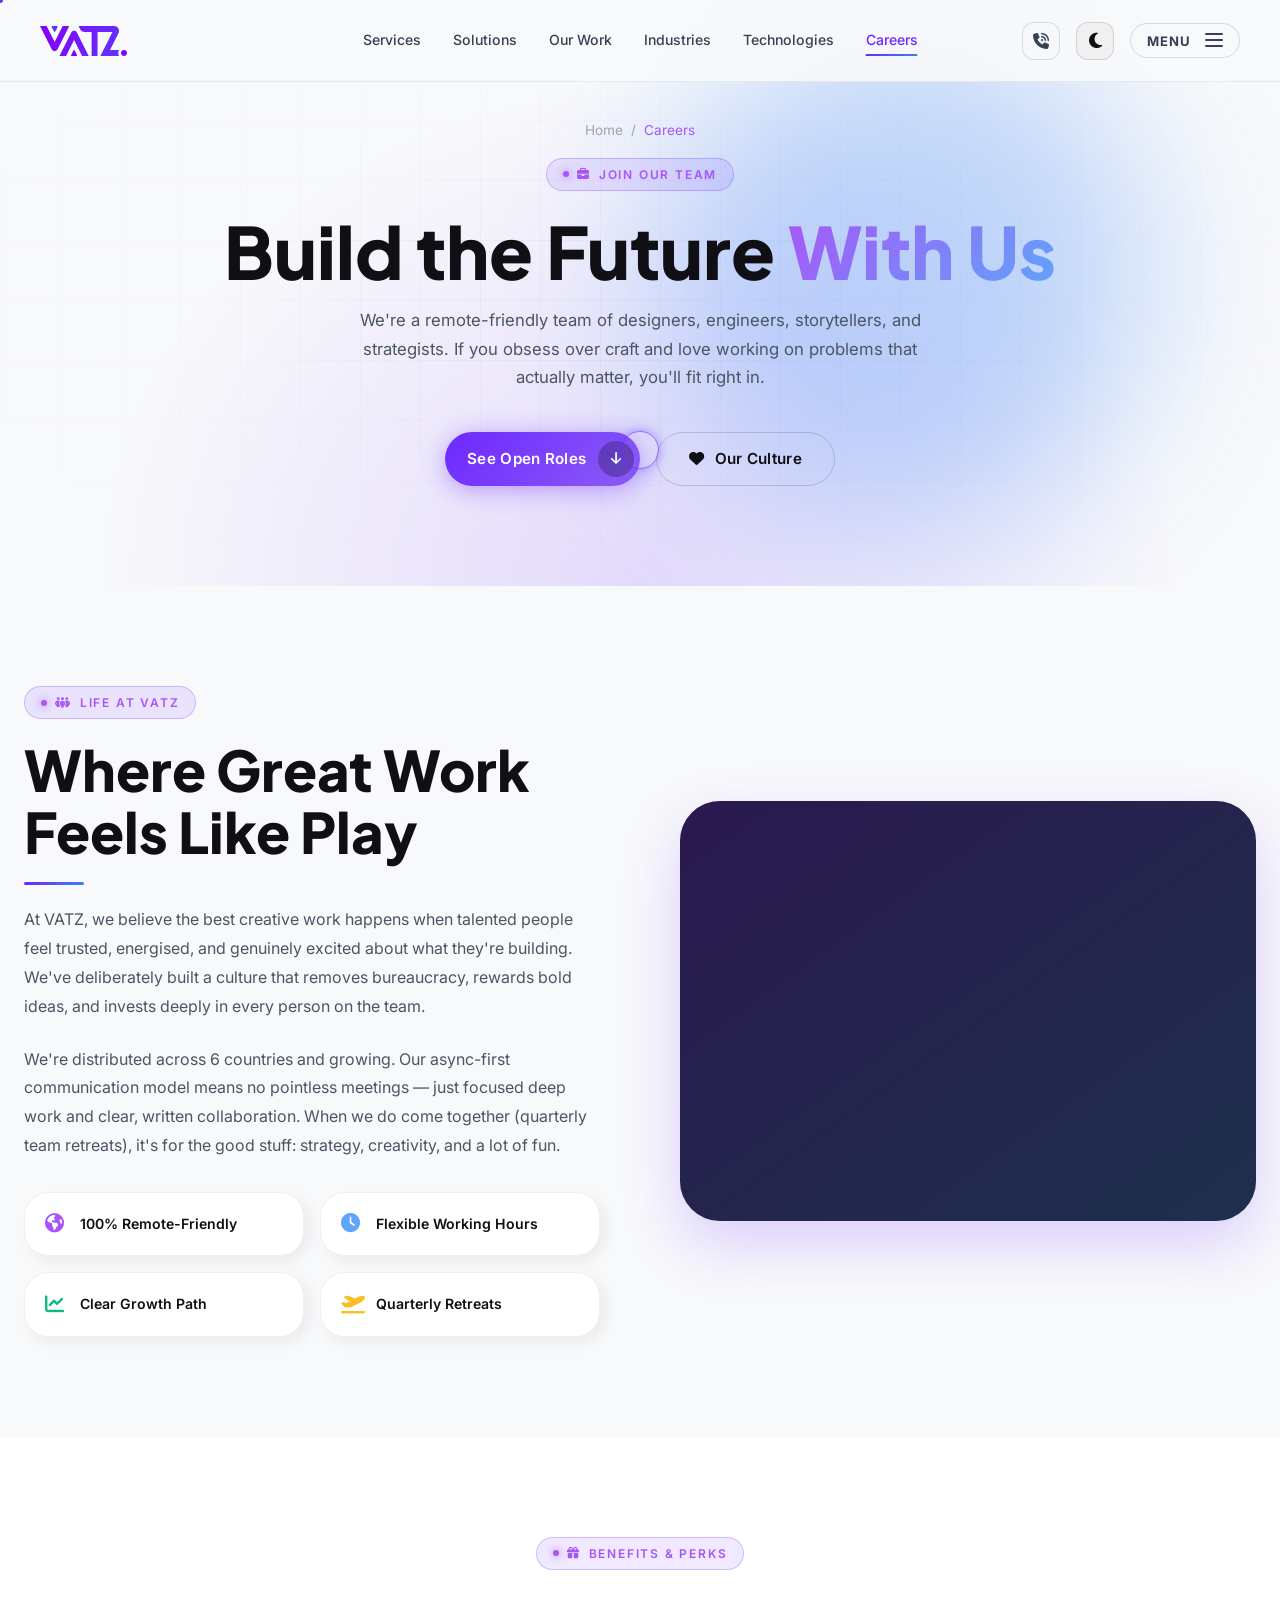
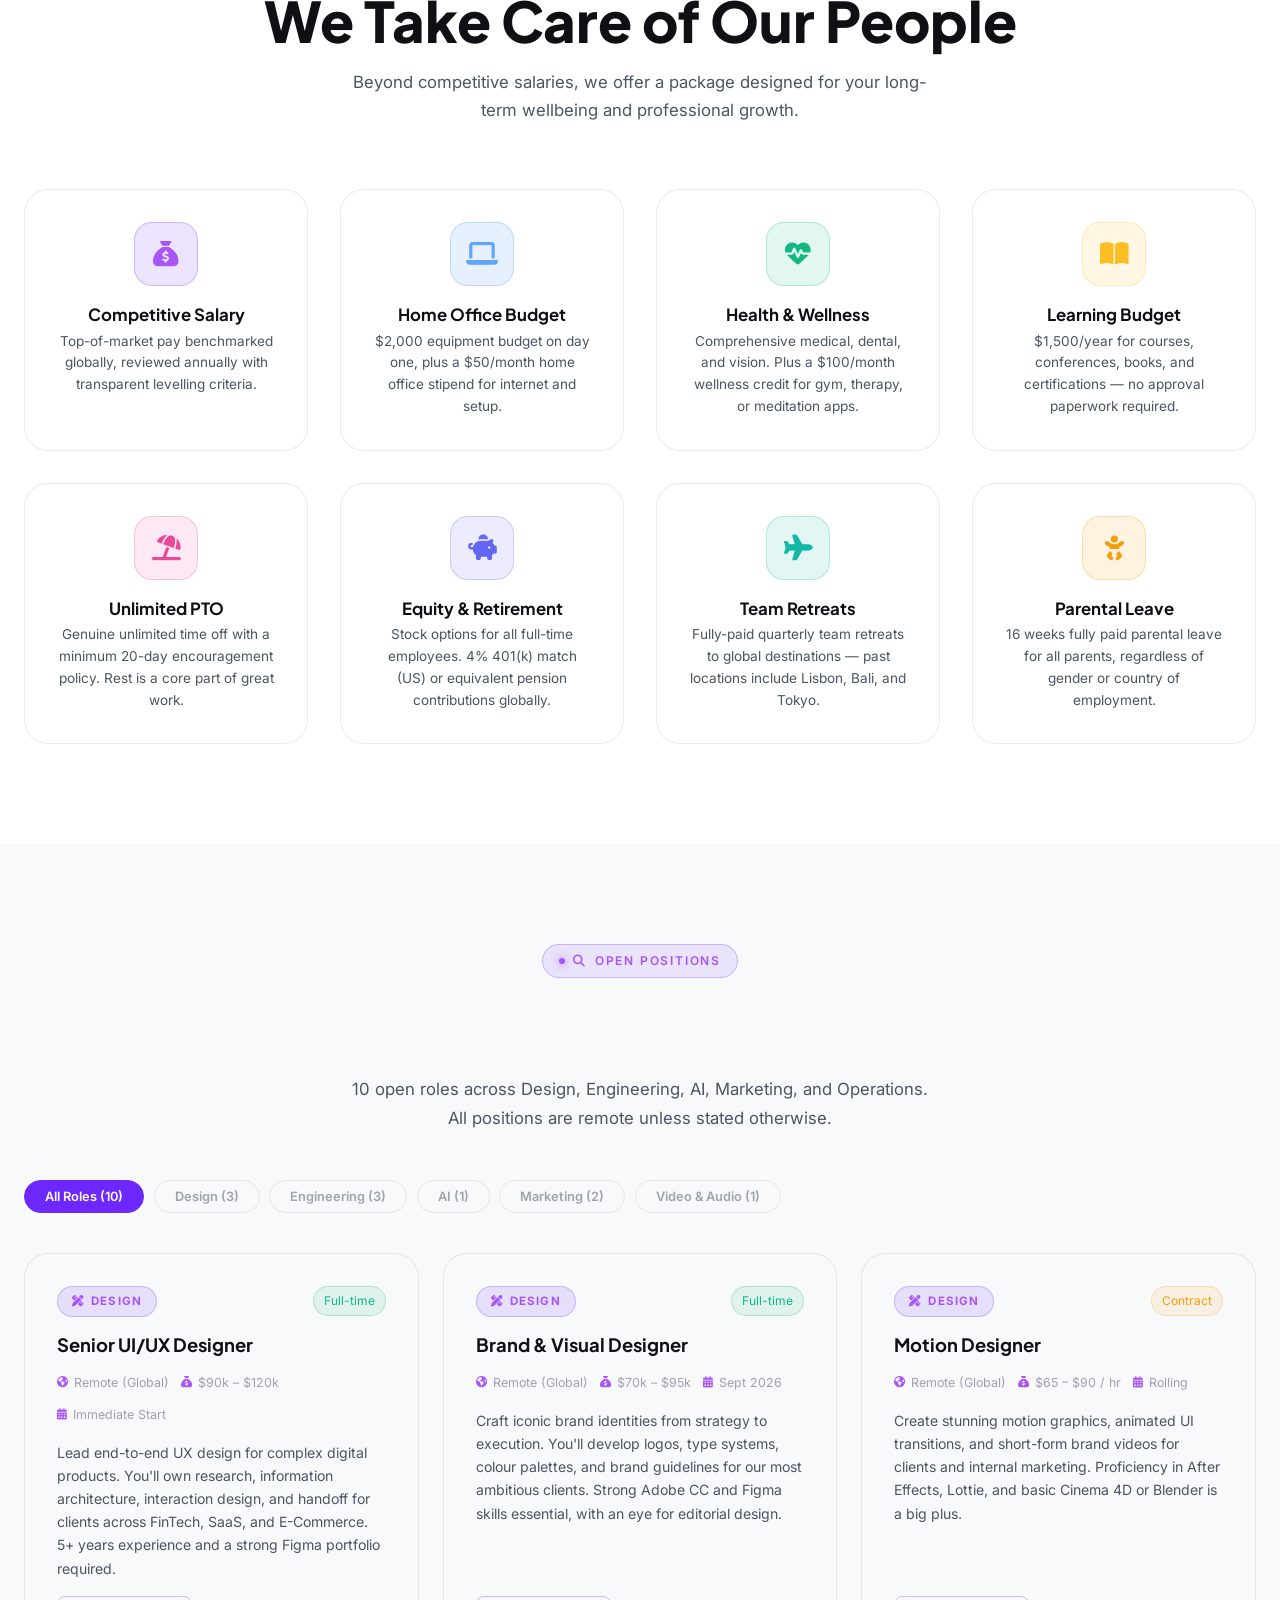
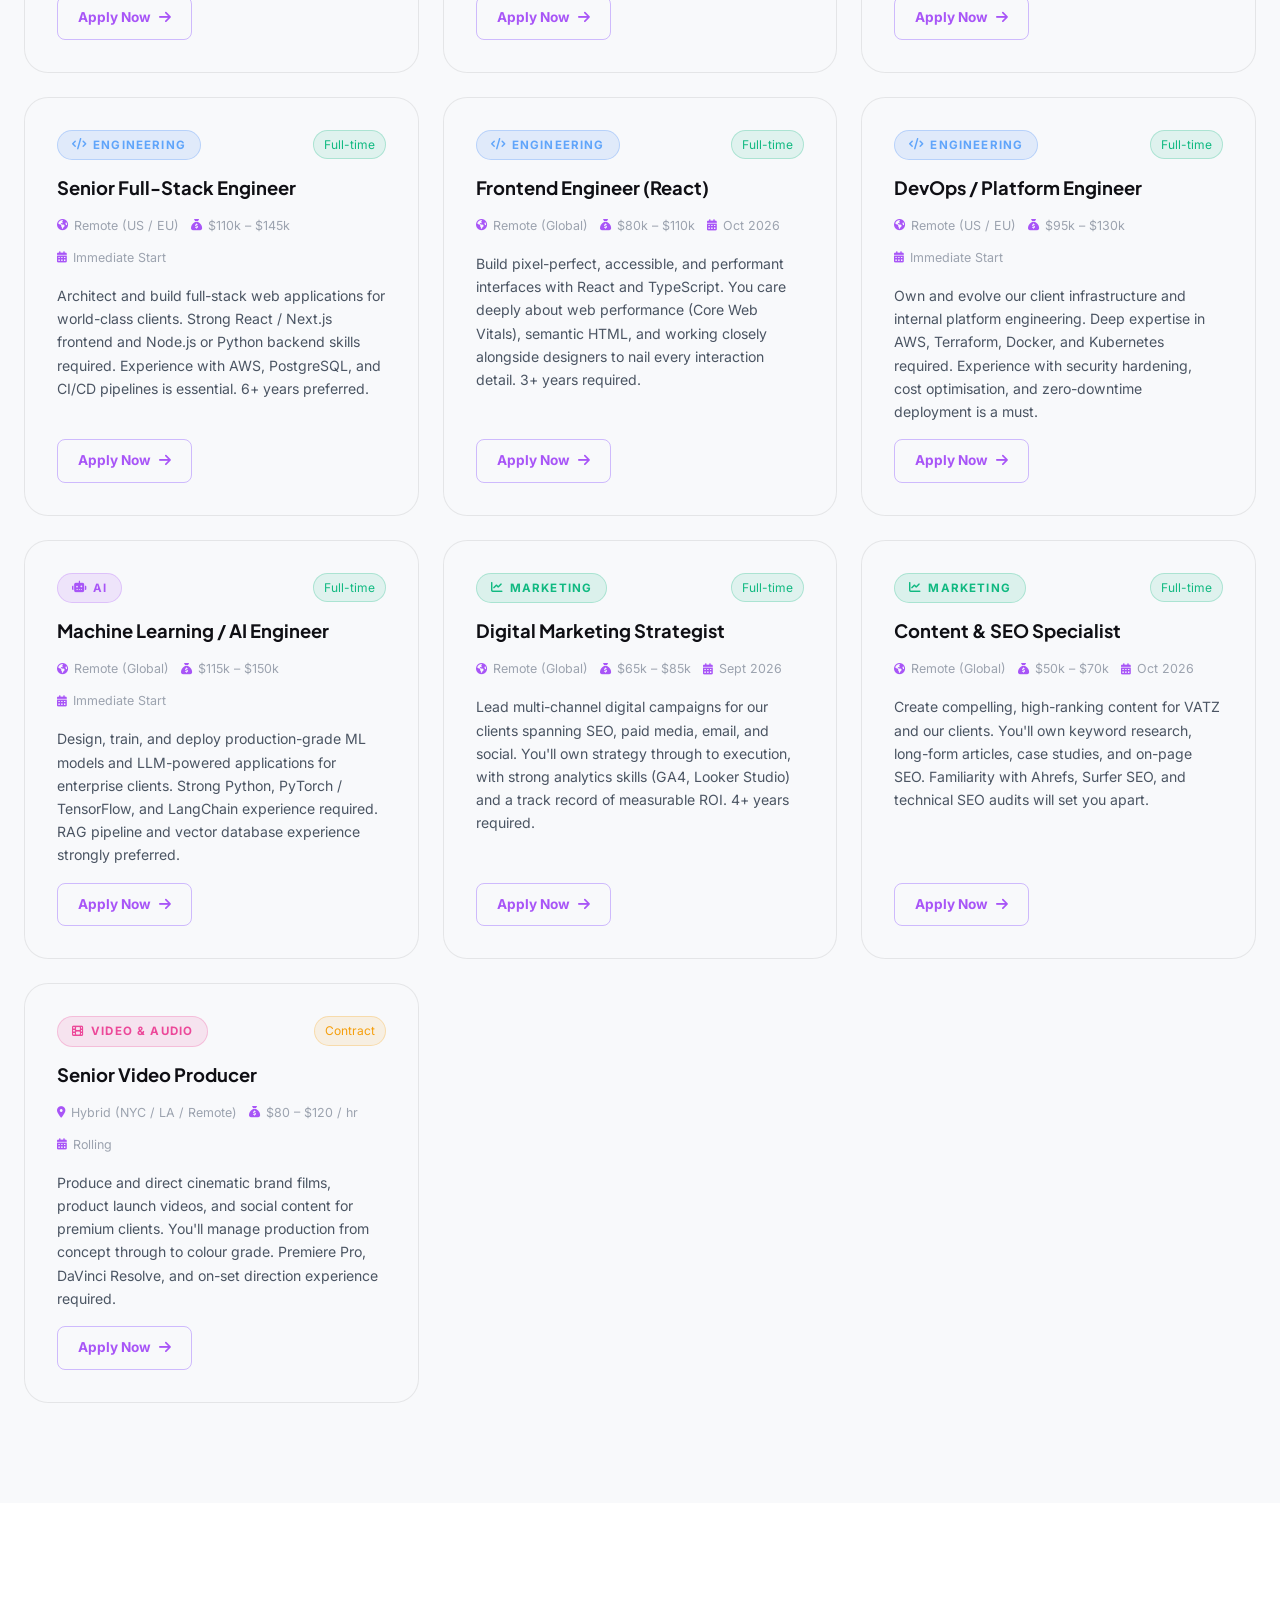
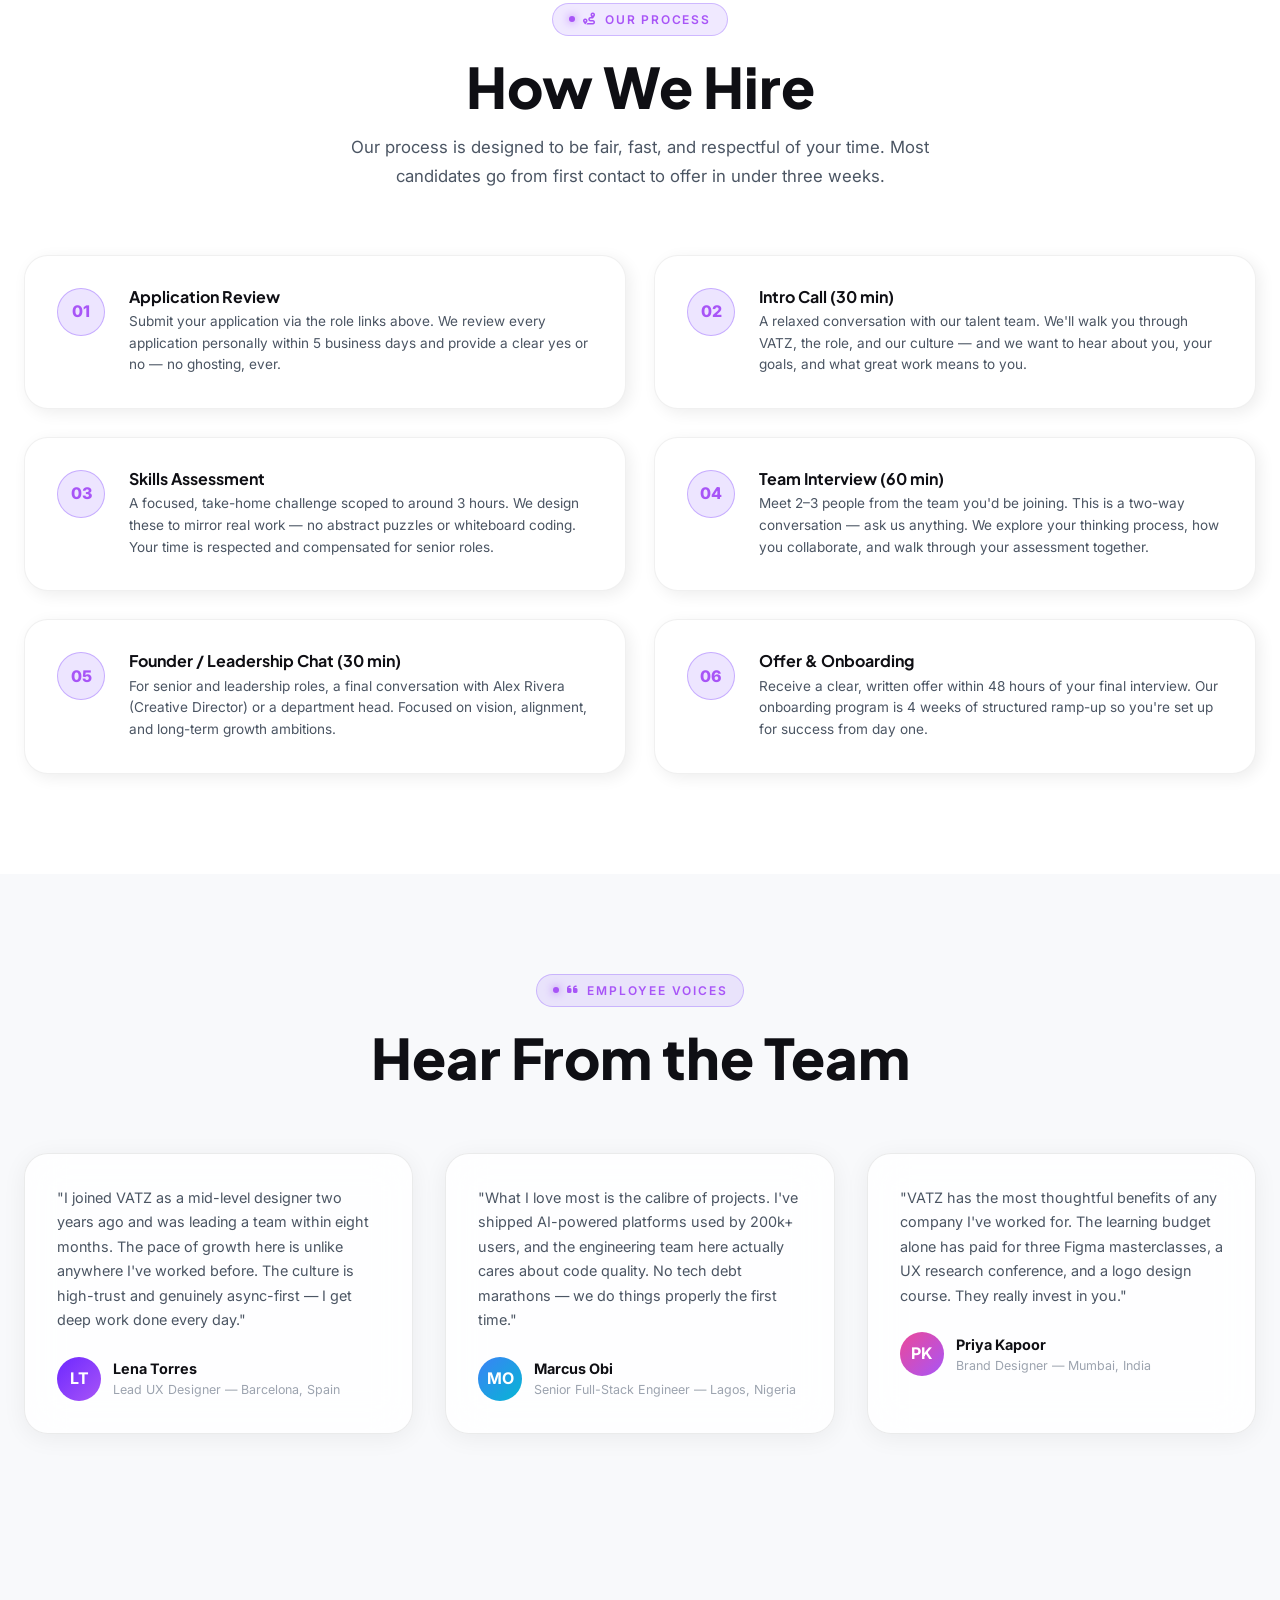
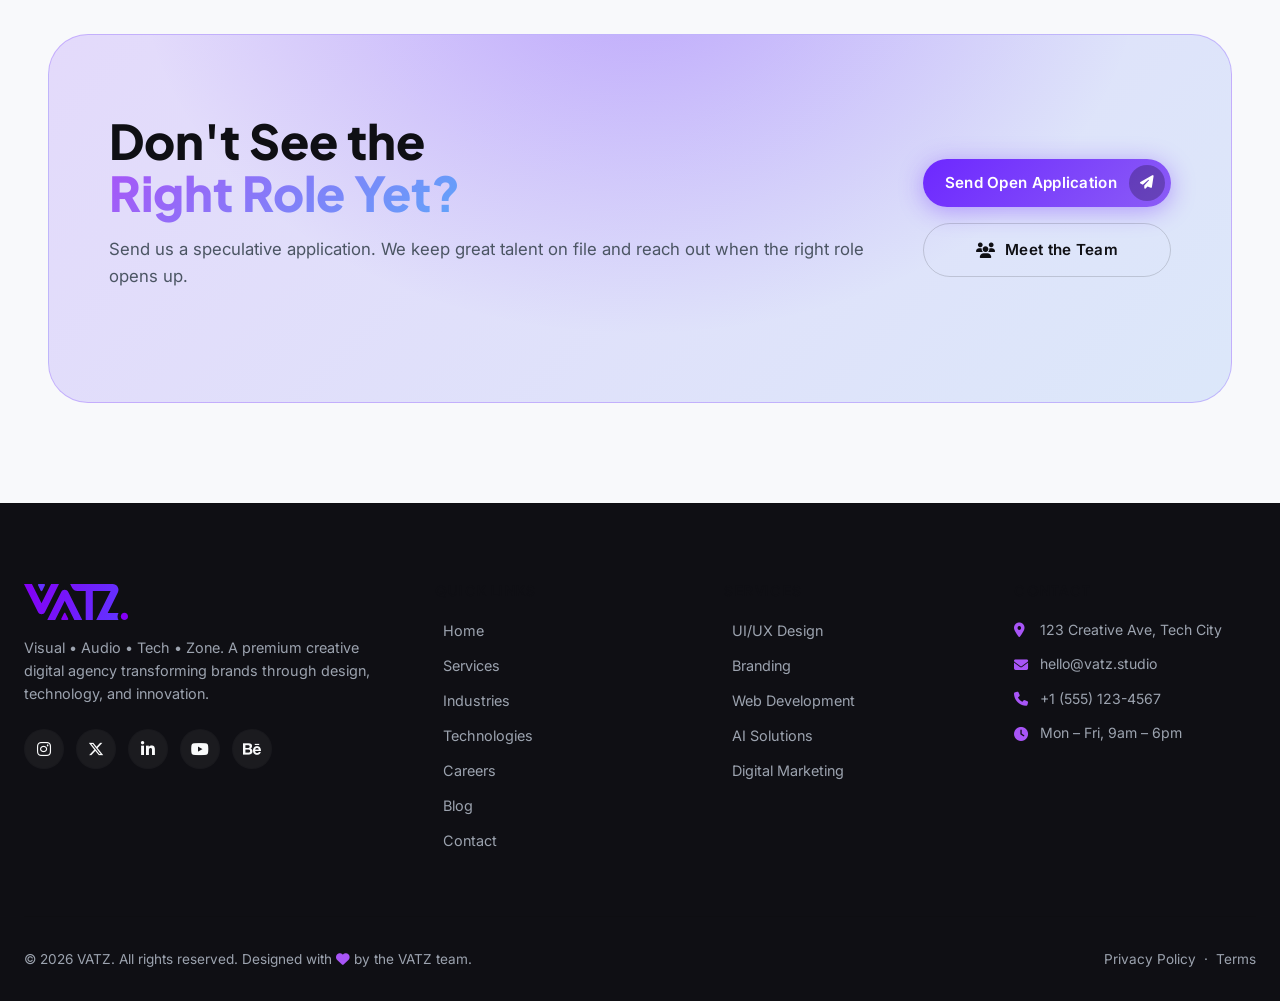
<file: careers.html>
<!DOCTYPE html>
<html lang="en">
<head>
  <meta charset="UTF-8">
  <meta name="viewport" content="width=device-width, initial-scale=1.0">
  <meta name="description" content="Careers at VATZ — Join a world-class creative digital agency. Open roles in Design, Engineering, Marketing, and more. Remote-friendly culture, great benefits.">
  <meta name="robots" content="index, follow">
  <title>Careers | VATZ — Creative Digital Agency</title>
  <link rel="canonical" href="https://vatz.studio/careers.html">
  <link rel="icon" type="image/svg+xml" href="data:image/svg+xml,<svg xmlns='http://www.w3.org/2000/svg' viewBox='0 0 100 100'><text y='75' font-size='80' fill='%236D28FF'>V</text></svg>">

  <!-- Open Graph -->
  <meta property="og:type" content="website">
  <meta property="og:site_name" content="VATZ">
  <meta property="og:title" content="Careers | VATZ — Creative Digital Agency">
  <meta property="og:description" content="Join a world-class creative digital agency. Open roles in Design, Engineering, Marketing, and more.">
  <meta property="og:url" content="https://vatz.studio/careers.html">
  <meta property="og:image" content="https://vatz.studio/assets/images/og-cover.jpg">
  <meta property="og:locale" content="en_US">

  <!-- Twitter Card -->
  <meta name="twitter:card" content="summary_large_image">
  <meta name="twitter:title" content="Careers | VATZ — Creative Digital Agency">
  <meta name="twitter:description" content="Join a world-class creative digital agency. Open roles in Design, Engineering, and more.">
  <meta name="twitter:image" content="https://vatz.studio/assets/images/og-cover.jpg">

  <!-- Structured Data: Job Postings -->
  <script type="application/ld+json">
  {
    "@context": "https://schema.org",
    "@type": "BreadcrumbList",
    "itemListElement": [
      { "@type": "ListItem", "position": 1, "name": "Home", "item": "https://vatz.studio/index.html" },
      { "@type": "ListItem", "position": 2, "name": "Careers", "item": "https://vatz.studio/careers.html" }
    ]
  }
  </script>

  <link rel="stylesheet" href="https://cdnjs.cloudflare.com/ajax/libs/font-awesome/6.5.1/css/all.min.css">
  <link rel="stylesheet" href="css/main.css">

  
</head>
<body>

<!-- ══════════════ PAGE LOADER ══════════════ -->
<div id="page-loader" class="page-loader" role="status" aria-label="Loading" aria-live="polite">
  <div class="loader-inner">
    <div class="loader-logo" aria-hidden="true">
      <svg viewBox="0 0 60 60" fill="none" xmlns="http://www.w3.org/2000/svg" class="loader-logo-svg">
        <polygon class="loader-v" points="5,8 20,52 30,28 40,52 55,8 46,8 30,43 14,8" fill="url(#loaderGrad)"/>
        <defs>
          <linearGradient id="loaderGrad" x1="0%" y1="0%" x2="100%" y2="100%">
            <stop offset="0%"   stop-color="#6D28FF"/>
            <stop offset="100%" stop-color="#3B82F6"/>
          </linearGradient>
        </defs>
      </svg>
    </div>
    <div class="loader-track" aria-hidden="true">
      <div class="loader-bar"></div>
    </div>
    <span class="loader-pct" aria-hidden="true">0</span>
  </div>
  <div class="loader-curtain" aria-hidden="true"></div>
</div>

<a href="#main-content" class="skip-link">Skip to main content</a>

<!-- ══════════════ SITE HEADER ══════════════ -->
<header id="site-header" role="banner">
  <a href="index.html" class="header-logo" aria-label="VATZ — Home">
    <img src="assets/images/logo/VATZ_Logo.svg" alt="VATZ" class="header-logo-img">
  </a>
  <nav class="header-nav" aria-label="Primary navigation">
    <a href="services.html"     class="header-nav-link" data-page="services.html">Services</a>
    <a href="solutions.html"    class="header-nav-link" data-page="solutions.html">Solutions</a>
    <a href="portfolio.html"    class="header-nav-link" data-page="portfolio.html">Our Work</a>
    <a href="industries.html"   class="header-nav-link" data-page="industries.html">Industries</a>
    <a href="technologies.html" class="header-nav-link" data-page="technologies.html">Technologies</a>
    <a href="careers.html"      class="header-nav-link active" data-page="careers.html">Careers</a>
  </nav>
  <div class="header-right">
    <a href="tel:+15551234567" class="header-phone-btn" aria-label="Call us">
      <i class="fa-solid fa-phone-volume"></i>
    </a>
    <!-- Theme toggle -->
    <button class="theme-toggle" aria-label="Switch to light mode" aria-pressed="false">
      <i class="fa-solid fa-moon theme-icon theme-icon-moon" aria-hidden="true"></i>
      <i class="fa-solid fa-sun  theme-icon theme-icon-sun"  aria-hidden="true"></i>
    </button>
    <button class="mega-menu-trigger" aria-controls="mega-menu-overlay" aria-expanded="false" aria-label="Toggle navigation menu">
      <div class="mega-trigger-label-wrap">
        <span class="mega-trigger-label-menu">MENU</span>
        <span class="mega-trigger-label-close" aria-hidden="true">CLOSE</span>
      </div>
      <div class="mega-trigger-lines" aria-hidden="true"><span></span><span></span><span></span></div>
    </button>
  </div>
</header>

<!-- ══════════════ MEGA MENU OVERLAY ══════════════ -->
<div id="mega-menu-overlay" class="mega-menu-overlay" role="dialog" aria-modal="true" aria-label="Site navigation">
  <div class="mm-body">
    <ul class="mm-main" aria-label="Menu links">
      <li class="mm-item">
        <a href="about.html" class="mm-link" data-page="about.html">
          <span class="mm-link-num">01</span>About Us
          <span class="mm-link-arrow" aria-hidden="true"><i class="fa-solid fa-arrow-right"></i></span>
        </a>
      </li>
      <li class="mm-item-divider" role="separator"></li>
      <li class="mm-item">
        <a href="blog.html" class="mm-link" data-page="blog.html">
          <span class="mm-link-num">02</span>Blog
          <span class="mm-link-arrow" aria-hidden="true"><i class="fa-solid fa-arrow-right"></i></span>
        </a>
      </li>
      <li class="mm-item-divider" role="separator"></li>
      <li class="mm-item">
        <a href="industries.html" class="mm-link" data-page="industries.html">
          <span class="mm-link-num">03</span>Industries
          <span class="mm-link-arrow" aria-hidden="true"><i class="fa-solid fa-arrow-right"></i></span>
        </a>
      </li>
      <li class="mm-item-divider" role="separator"></li>
      <li class="mm-item">
        <a href="contact.html" class="mm-link" data-page="contact.html">
          <span class="mm-link-num">04</span>Contact Us
          <span class="mm-link-arrow" aria-hidden="true"><i class="fa-solid fa-arrow-right"></i></span>
        </a>
      </li>
    </ul>
    <!-- Responsive-only extra links (hidden on desktop ≥1101px) -->
    <div class="mm-extra-links" aria-label="More page links">
      <div class="mm-extra-divider"></div>
      <li class="mm-item" style="list-style:none;"><a href="index.html" class="mm-link" data-page="index.html"><span class="mm-link-num">05</span>Home<span class="mm-link-arrow" aria-hidden="true"><i class="fa-solid fa-arrow-right"></i></span></a></li>
      <div class="mm-extra-divider"></div>
      <li class="mm-item" style="list-style:none;"><a href="services.html" class="mm-link" data-page="services.html"><span class="mm-link-num">06</span>Services<span class="mm-link-arrow" aria-hidden="true"><i class="fa-solid fa-arrow-right"></i></span></a></li>
      <div class="mm-extra-divider"></div>
      <li class="mm-item" style="list-style:none;"><a href="solutions.html" class="mm-link" data-page="solutions.html"><span class="mm-link-num">07</span>Solutions<span class="mm-link-arrow" aria-hidden="true"><i class="fa-solid fa-arrow-right"></i></span></a></li>
      <div class="mm-extra-divider"></div>
      <li class="mm-item" style="list-style:none;"><a href="portfolio.html" class="mm-link" data-page="portfolio.html"><span class="mm-link-num">08</span>Our Work<span class="mm-link-arrow" aria-hidden="true"><i class="fa-solid fa-arrow-right"></i></span></a></li>
      <div class="mm-extra-divider"></div>
      <li class="mm-item" style="list-style:none;"><a href="technologies.html" class="mm-link" data-page="technologies.html"><span class="mm-link-num">09</span>Technologies<span class="mm-link-arrow" aria-hidden="true"><i class="fa-solid fa-arrow-right"></i></span></a></li>
      <div class="mm-extra-divider"></div>
      <li class="mm-item" style="list-style:none;"><a href="careers.html" class="mm-link" data-page="careers.html"><span class="mm-link-num">10</span>Careers<span class="mm-link-arrow" aria-hidden="true"><i class="fa-solid fa-arrow-right"></i></span></a></li>
    </div>
    <div class="mm-info-panel" aria-hidden="true">
      <div>
        <h2 class="mm-info-heading">About VATZ</h2>
        <p class="mm-info-desc">VATZ is a premium creative digital agency blending visual artistry, audio excellence, and cutting-edge technology to deliver transformative brand experiences for clients worldwide.</p>
      </div>
      <div class="mm-stats">
        <div class="mm-stat-item">
          <div class="mm-stat-num">10<span class="mm-stat-plus">+</span></div>
          <div class="mm-stat-label">Years of Expertise</div>
        </div>
        <div class="mm-stat-item">
          <div class="mm-stat-num">150<span class="mm-stat-plus">+</span></div>
          <div class="mm-stat-label">Clients Globally</div>
        </div>
        <div class="mm-stat-item">
          <div class="mm-stat-num">250<span class="mm-stat-plus">+</span></div>
          <div class="mm-stat-label">Completed Projects</div>
        </div>
        <div class="mm-stat-item">
          <div class="mm-stat-num">40<span class="mm-stat-plus">+</span></div>
          <div class="mm-stat-label">Dedicated Creators</div>
        </div>
      </div>
      <a href="about.html" class="mm-info-cta">More about Us <i class="fa-solid fa-arrow-right"></i></a>
    </div>
  </div>
  <div class="mm-footer">
    <div class="mm-footer-links">
      <a href="index.html"        class="mm-footer-link"><i class="fa-solid fa-house"></i> Home</a>
      <a href="services.html"     class="mm-footer-link"><i class="fa-solid fa-gears"></i> Services</a>
      <a href="technologies.html" class="mm-footer-link"><i class="fa-solid fa-microchip"></i> Technologies</a>
    </div>
    <a href="contact.html" class="mm-cta-btn">Start a Project <i class="fa-solid fa-paper-plane"></i></a>
  </div>
</div>

<!-- ═══ PAGE HERO ═══ -->
<section class="page-hero" id="main-content">
  <div class="hero-grid-bg"></div>
  <div class="hero-bg-orb"></div>
  <div class="hero-bg-orb"></div>
  <div class="container page-hero-content">
    <nav class="breadcrumb" aria-label="Breadcrumb">
      <a href="index.html">Home</a>
      <span class="sep">/</span>
      <span style="color: var(--purple-400);">Careers</span>
    </nav>
    <span class="section-label reveal"><i class="fa-solid fa-briefcase"></i> Join Our Team</span>
    <h1 class="section-title reveal delay-1" style="font-size: clamp(2.5rem, 6vw, 4.5rem);">
      Build the Future <span class="gradient-text">With Us</span>
    </h1>
    <p class="section-subtitle reveal delay-2" style="margin: 0 auto; text-align: center;">
      We're a remote-friendly team of designers, engineers, storytellers, and strategists. If you obsess over craft and love working on problems that actually matter, you'll fit right in.
    </p>
    <div class="reveal delay-3" style="display:flex;justify-content:center;gap:1rem;flex-wrap:wrap;margin-top:2.5rem;">
      <a href="#open-roles" class="btn btn-primary">See Open Roles <i class="fa-solid fa-arrow-down"></i></a>
      <a href="#culture" class="btn btn-outline"><i class="fa-solid fa-heart"></i> Our Culture</a>
    </div>
  </div>
</section>

<!-- ═══ CULTURE SNAPSHOT — IMAGE + COPY ═══ -->
<section class="section" id="culture">
  <div class="container">
    <div class="grid-2" style="align-items:center;gap:5rem;">
      <div class="reveal-left">
        <span class="section-label"><i class="fa-solid fa-people-group"></i> Life at VATZ</span>
        <h2 class="section-title">Where Great Work Feels Like Play</h2>
        <div class="divider"></div>
        <p style="color:var(--text-secondary);line-height:1.8;margin-bottom:1.5rem;">
          At VATZ, we believe the best creative work happens when talented people feel trusted, energised, and genuinely excited about what they're building. We've deliberately built a culture that removes bureaucracy, rewards bold ideas, and invests deeply in every person on the team.
        </p>
        <p style="color:var(--text-secondary);line-height:1.8;margin-bottom:2rem;">
          We're distributed across 6 countries and growing. Our async-first communication model means no pointless meetings — just focused deep work and clear, written collaboration. When we do come together (quarterly team retreats), it's for the good stuff: strategy, creativity, and a lot of fun.
        </p>
        <div style="display:grid;grid-template-columns:1fr 1fr;gap:1rem;">
          <div class="neo-card" style="padding:1.25rem;display:flex;align-items:center;gap:.8rem;">
            <i class="fa-solid fa-earth-americas" style="color:var(--purple-400);font-size:1.2rem;width:22px;flex-shrink:0;"></i>
            <span style="font-size:.88rem;font-weight:600;">100% Remote-Friendly</span>
          </div>
          <div class="neo-card" style="padding:1.25rem;display:flex;align-items:center;gap:.8rem;">
            <i class="fa-solid fa-clock" style="color:var(--blue-400);font-size:1.2rem;width:22px;flex-shrink:0;"></i>
            <span style="font-size:.88rem;font-weight:600;">Flexible Working Hours</span>
          </div>
          <div class="neo-card" style="padding:1.25rem;display:flex;align-items:center;gap:.8rem;">
            <i class="fa-solid fa-chart-line" style="color:#10B981;font-size:1.2rem;width:22px;flex-shrink:0;"></i>
            <span style="font-size:.88rem;font-weight:600;">Clear Growth Path</span>
          </div>
          <div class="neo-card" style="padding:1.25rem;display:flex;align-items:center;gap:.8rem;">
            <i class="fa-solid fa-plane-departure" style="color:#FBBF24;font-size:1.2rem;width:22px;flex-shrink:0;"></i>
            <span style="font-size:.88rem;font-weight:600;">Quarterly Retreats</span>
          </div>
        </div>
      </div>
      <div class="reveal-right">
        <div style="border-radius:var(--radius-xl);overflow:hidden;box-shadow:0 24px 60px rgba(109,40,255,0.2);">
          <img src="https://images.unsplash.com/photo-1522071820081-009f0129c71c?w=700&q=80"
               alt="VATZ team at work" style="width:100%;height:420px;object-fit:cover;display:block;" loading="lazy" decoding="async">
        </div>
      </div>
    </div>
  </div>
</section>

<!-- ═══ BENEFITS ═══ -->
<section class="section" style="background:var(--bg-secondary);">
  <div class="container">
    <div style="text-align:center;margin-bottom:4rem;">
      <span class="section-label reveal"><i class="fa-solid fa-gift"></i> Benefits & Perks</span>
      <h2 class="section-title reveal delay-1">We Take Care of Our People</h2>
      <p class="section-subtitle reveal delay-2" style="margin:0 auto;">
        Beyond competitive salaries, we offer a package designed for your long-term wellbeing and professional growth.
      </p>
    </div>
    <div class="grid-4">

      <div class="benefit-card reveal delay-1">
        <div class="benefit-icon-wrap" style="background:rgba(109,40,255,.12);border:1px solid rgba(109,40,255,.25);">
          <i class="fa-solid fa-sack-dollar" style="color:var(--purple-400);"></i>
        </div>
        <h3 style="font-size:1.05rem;font-weight:700;margin-bottom:.4rem;">Competitive Salary</h3>
        <p style="font-size:.85rem;color:var(--text-secondary);line-height:1.6;">Top-of-market pay benchmarked globally, reviewed annually with transparent levelling criteria.</p>
      </div>

      <div class="benefit-card reveal delay-2">
        <div class="benefit-icon-wrap" style="background:rgba(59,130,246,.12);border:1px solid rgba(59,130,246,.25);">
          <i class="fa-solid fa-laptop" style="color:var(--blue-400);"></i>
        </div>
        <h3 style="font-size:1.05rem;font-weight:700;margin-bottom:.4rem;">Home Office Budget</h3>
        <p style="font-size:.85rem;color:var(--text-secondary);line-height:1.6;">$2,000 equipment budget on day one, plus a $50/month home office stipend for internet and setup.</p>
      </div>

      <div class="benefit-card reveal delay-3">
        <div class="benefit-icon-wrap" style="background:rgba(16,185,129,.12);border:1px solid rgba(16,185,129,.25);">
          <i class="fa-solid fa-heart-pulse" style="color:#10B981;"></i>
        </div>
        <h3 style="font-size:1.05rem;font-weight:700;margin-bottom:.4rem;">Health & Wellness</h3>
        <p style="font-size:.85rem;color:var(--text-secondary);line-height:1.6;">Comprehensive medical, dental, and vision. Plus a $100/month wellness credit for gym, therapy, or meditation apps.</p>
      </div>

      <div class="benefit-card reveal delay-4">
        <div class="benefit-icon-wrap" style="background:rgba(251,191,36,.12);border:1px solid rgba(251,191,36,.25);">
          <i class="fa-solid fa-book-open" style="color:#FBBF24;"></i>
        </div>
        <h3 style="font-size:1.05rem;font-weight:700;margin-bottom:.4rem;">Learning Budget</h3>
        <p style="font-size:.85rem;color:var(--text-secondary);line-height:1.6;">$1,500/year for courses, conferences, books, and certifications — no approval paperwork required.</p>
      </div>

      <div class="benefit-card reveal delay-1">
        <div class="benefit-icon-wrap" style="background:rgba(236,72,153,.12);border:1px solid rgba(236,72,153,.25);">
          <i class="fa-solid fa-umbrella-beach" style="color:#EC4899;"></i>
        </div>
        <h3 style="font-size:1.05rem;font-weight:700;margin-bottom:.4rem;">Unlimited PTO</h3>
        <p style="font-size:.85rem;color:var(--text-secondary);line-height:1.6;">Genuine unlimited time off with a minimum 20-day encouragement policy. Rest is a core part of great work.</p>
      </div>

      <div class="benefit-card reveal delay-2">
        <div class="benefit-icon-wrap" style="background:rgba(99,102,241,.12);border:1px solid rgba(99,102,241,.25);">
          <i class="fa-solid fa-piggy-bank" style="color:#6366F1;"></i>
        </div>
        <h3 style="font-size:1.05rem;font-weight:700;margin-bottom:.4rem;">Equity & Retirement</h3>
        <p style="font-size:.85rem;color:var(--text-secondary);line-height:1.6;">Stock options for all full-time employees. 4% 401(k) match (US) or equivalent pension contributions globally.</p>
      </div>

      <div class="benefit-card reveal delay-3">
        <div class="benefit-icon-wrap" style="background:rgba(20,184,166,.12);border:1px solid rgba(20,184,166,.25);">
          <i class="fa-solid fa-plane" style="color:#14B8A6;"></i>
        </div>
        <h3 style="font-size:1.05rem;font-weight:700;margin-bottom:.4rem;">Team Retreats</h3>
        <p style="font-size:.85rem;color:var(--text-secondary);line-height:1.6;">Fully-paid quarterly team retreats to global destinations — past locations include Lisbon, Bali, and Tokyo.</p>
      </div>

      <div class="benefit-card reveal delay-4">
        <div class="benefit-icon-wrap" style="background:rgba(245,158,11,.12);border:1px solid rgba(245,158,11,.25);">
          <i class="fa-solid fa-baby" style="color:#F59E0B;"></i>
        </div>
        <h3 style="font-size:1.05rem;font-weight:700;margin-bottom:.4rem;">Parental Leave</h3>
        <p style="font-size:.85rem;color:var(--text-secondary);line-height:1.6;">16 weeks fully paid parental leave for all parents, regardless of gender or country of employment.</p>
      </div>

    </div>
  </div>
</section>

<!-- ═══ OPEN ROLES ═══ -->
<section class="section" id="open-roles">
  <div class="container">
    <div style="text-align:center;margin-bottom:3rem;">
      <span class="section-label reveal"><i class="fa-solid fa-magnifying-glass"></i> Open Positions</span>
      <h2 class="section-title reveal delay-1">We're Hiring</h2>
      <p class="section-subtitle reveal delay-2" style="margin:0 auto;">
        10 open roles across Design, Engineering, AI, Marketing, and Operations. All positions are remote unless stated otherwise.
      </p>
    </div>

    <!-- Filter Bar -->
    <div class="dept-filter-bar reveal">
      <button class="dept-filter-btn active" onclick="filterJobs('all', this)">All Roles (10)</button>
      <button class="dept-filter-btn" onclick="filterJobs('design', this)">Design (3)</button>
      <button class="dept-filter-btn" onclick="filterJobs('engineering', this)">Engineering (3)</button>
      <button class="dept-filter-btn" onclick="filterJobs('ai', this)">AI (1)</button>
      <button class="dept-filter-btn" onclick="filterJobs('marketing', this)">Marketing (2)</button>
      <button class="dept-filter-btn" onclick="filterJobs('video', this)">Video & Audio (1)</button>
    </div>

    <!-- Jobs Grid -->
    <div style="display:grid;grid-template-columns:repeat(auto-fill,minmax(340px,1fr));gap:1.5rem;" id="jobs-grid">

      <!-- Design: Senior UI/UX Designer -->
      <article class="job-card reveal delay-1" data-dept="design">
        <div class="job-header">
          <span class="job-dept-badge job-dept-design"><i class="fa-solid fa-pen-ruler"></i> Design</span>
          <span style="font-size:.75rem;color:var(--text-muted);background:rgba(16,185,129,.1);border:1px solid rgba(16,185,129,.25);color:#10B981;padding:4px 10px;border-radius:20px;">Full-time</span>
        </div>
        <h3 class="job-title">Senior UI/UX Designer</h3>
        <div class="job-meta">
          <span class="job-meta-tag"><i class="fa-solid fa-earth-americas"></i> Remote (Global)</span>
          <span class="job-meta-tag"><i class="fa-solid fa-sack-dollar"></i> $90k – $120k</span>
          <span class="job-meta-tag"><i class="fa-solid fa-calendar-days"></i> Immediate Start</span>
        </div>
        <p class="job-desc">Lead end-to-end UX design for complex digital products. You'll own research, information architecture, interaction design, and handoff for clients across FinTech, SaaS, and E-Commerce. 5+ years experience and a strong Figma portfolio required.</p>
        <a href="contact.html?role=senior-ui-ux-designer" class="job-apply-btn">Apply Now <i class="fa-solid fa-arrow-right"></i></a>
      </article>

      <!-- Design: Brand & Visual Designer -->
      <article class="job-card reveal delay-2" data-dept="design">
        <div class="job-header">
          <span class="job-dept-badge job-dept-design"><i class="fa-solid fa-pen-ruler"></i> Design</span>
          <span style="font-size:.75rem;background:rgba(16,185,129,.1);border:1px solid rgba(16,185,129,.25);color:#10B981;padding:4px 10px;border-radius:20px;">Full-time</span>
        </div>
        <h3 class="job-title">Brand & Visual Designer</h3>
        <div class="job-meta">
          <span class="job-meta-tag"><i class="fa-solid fa-earth-americas"></i> Remote (Global)</span>
          <span class="job-meta-tag"><i class="fa-solid fa-sack-dollar"></i> $70k – $95k</span>
          <span class="job-meta-tag"><i class="fa-solid fa-calendar-days"></i> Sept 2026</span>
        </div>
        <p class="job-desc">Craft iconic brand identities from strategy to execution. You'll develop logos, type systems, colour palettes, and brand guidelines for our most ambitious clients. Strong Adobe CC and Figma skills essential, with an eye for editorial design.</p>
        <a href="contact.html?role=brand-visual-designer" class="job-apply-btn">Apply Now <i class="fa-solid fa-arrow-right"></i></a>
      </article>

      <!-- Design: Motion Designer -->
      <article class="job-card reveal delay-3" data-dept="design">
        <div class="job-header">
          <span class="job-dept-badge job-dept-design"><i class="fa-solid fa-pen-ruler"></i> Design</span>
          <span style="font-size:.75rem;background:rgba(245,158,11,.1);border:1px solid rgba(245,158,11,.25);color:#F59E0B;padding:4px 10px;border-radius:20px;">Contract</span>
        </div>
        <h3 class="job-title">Motion Designer</h3>
        <div class="job-meta">
          <span class="job-meta-tag"><i class="fa-solid fa-earth-americas"></i> Remote (Global)</span>
          <span class="job-meta-tag"><i class="fa-solid fa-sack-dollar"></i> $65 – $90 / hr</span>
          <span class="job-meta-tag"><i class="fa-solid fa-calendar-days"></i> Rolling</span>
        </div>
        <p class="job-desc">Create stunning motion graphics, animated UI transitions, and short-form brand videos for clients and internal marketing. Proficiency in After Effects, Lottie, and basic Cinema 4D or Blender is a big plus.</p>
        <a href="contact.html?role=motion-designer" class="job-apply-btn">Apply Now <i class="fa-solid fa-arrow-right"></i></a>
      </article>

      <!-- Engineering: Senior Full-Stack Engineer -->
      <article class="job-card reveal delay-1" data-dept="engineering">
        <div class="job-header">
          <span class="job-dept-badge job-dept-eng"><i class="fa-solid fa-code"></i> Engineering</span>
          <span style="font-size:.75rem;background:rgba(16,185,129,.1);border:1px solid rgba(16,185,129,.25);color:#10B981;padding:4px 10px;border-radius:20px;">Full-time</span>
        </div>
        <h3 class="job-title">Senior Full-Stack Engineer</h3>
        <div class="job-meta">
          <span class="job-meta-tag"><i class="fa-solid fa-earth-americas"></i> Remote (US / EU)</span>
          <span class="job-meta-tag"><i class="fa-solid fa-sack-dollar"></i> $110k – $145k</span>
          <span class="job-meta-tag"><i class="fa-solid fa-calendar-days"></i> Immediate Start</span>
        </div>
        <p class="job-desc">Architect and build full-stack web applications for world-class clients. Strong React / Next.js frontend and Node.js or Python backend skills required. Experience with AWS, PostgreSQL, and CI/CD pipelines is essential. 6+ years preferred.</p>
        <a href="contact.html?role=senior-fullstack-engineer" class="job-apply-btn">Apply Now <i class="fa-solid fa-arrow-right"></i></a>
      </article>

      <!-- Engineering: Frontend Engineer -->
      <article class="job-card reveal delay-2" data-dept="engineering">
        <div class="job-header">
          <span class="job-dept-badge job-dept-eng"><i class="fa-solid fa-code"></i> Engineering</span>
          <span style="font-size:.75rem;background:rgba(16,185,129,.1);border:1px solid rgba(16,185,129,.25);color:#10B981;padding:4px 10px;border-radius:20px;">Full-time</span>
        </div>
        <h3 class="job-title">Frontend Engineer (React)</h3>
        <div class="job-meta">
          <span class="job-meta-tag"><i class="fa-solid fa-earth-americas"></i> Remote (Global)</span>
          <span class="job-meta-tag"><i class="fa-solid fa-sack-dollar"></i> $80k – $110k</span>
          <span class="job-meta-tag"><i class="fa-solid fa-calendar-days"></i> Oct 2026</span>
        </div>
        <p class="job-desc">Build pixel-perfect, accessible, and performant interfaces with React and TypeScript. You care deeply about web performance (Core Web Vitals), semantic HTML, and working closely alongside designers to nail every interaction detail. 3+ years required.</p>
        <a href="contact.html?role=frontend-engineer-react" class="job-apply-btn">Apply Now <i class="fa-solid fa-arrow-right"></i></a>
      </article>

      <!-- Engineering: DevOps / Platform Engineer -->
      <article class="job-card reveal delay-3" data-dept="engineering">
        <div class="job-header">
          <span class="job-dept-badge job-dept-eng"><i class="fa-solid fa-code"></i> Engineering</span>
          <span style="font-size:.75rem;background:rgba(16,185,129,.1);border:1px solid rgba(16,185,129,.25);color:#10B981;padding:4px 10px;border-radius:20px;">Full-time</span>
        </div>
        <h3 class="job-title">DevOps / Platform Engineer</h3>
        <div class="job-meta">
          <span class="job-meta-tag"><i class="fa-solid fa-earth-americas"></i> Remote (US / EU)</span>
          <span class="job-meta-tag"><i class="fa-solid fa-sack-dollar"></i> $95k – $130k</span>
          <span class="job-meta-tag"><i class="fa-solid fa-calendar-days"></i> Immediate Start</span>
        </div>
        <p class="job-desc">Own and evolve our client infrastructure and internal platform engineering. Deep expertise in AWS, Terraform, Docker, and Kubernetes required. Experience with security hardening, cost optimisation, and zero-downtime deployment is a must.</p>
        <a href="contact.html?role=devops-platform-engineer" class="job-apply-btn">Apply Now <i class="fa-solid fa-arrow-right"></i></a>
      </article>

      <!-- AI: ML / AI Engineer -->
      <article class="job-card reveal delay-1" data-dept="ai">
        <div class="job-header">
          <span class="job-dept-badge job-dept-ai"><i class="fa-solid fa-robot"></i> AI</span>
          <span style="font-size:.75rem;background:rgba(16,185,129,.1);border:1px solid rgba(16,185,129,.25);color:#10B981;padding:4px 10px;border-radius:20px;">Full-time</span>
        </div>
        <h3 class="job-title">Machine Learning / AI Engineer</h3>
        <div class="job-meta">
          <span class="job-meta-tag"><i class="fa-solid fa-earth-americas"></i> Remote (Global)</span>
          <span class="job-meta-tag"><i class="fa-solid fa-sack-dollar"></i> $115k – $150k</span>
          <span class="job-meta-tag"><i class="fa-solid fa-calendar-days"></i> Immediate Start</span>
        </div>
        <p class="job-desc">Design, train, and deploy production-grade ML models and LLM-powered applications for enterprise clients. Strong Python, PyTorch / TensorFlow, and LangChain experience required. RAG pipeline and vector database experience strongly preferred.</p>
        <a href="contact.html?role=ml-ai-engineer" class="job-apply-btn">Apply Now <i class="fa-solid fa-arrow-right"></i></a>
      </article>

      <!-- Marketing: Digital Marketing Strategist -->
      <article class="job-card reveal delay-1" data-dept="marketing">
        <div class="job-header">
          <span class="job-dept-badge job-dept-mkt"><i class="fa-solid fa-chart-line"></i> Marketing</span>
          <span style="font-size:.75rem;background:rgba(16,185,129,.1);border:1px solid rgba(16,185,129,.25);color:#10B981;padding:4px 10px;border-radius:20px;">Full-time</span>
        </div>
        <h3 class="job-title">Digital Marketing Strategist</h3>
        <div class="job-meta">
          <span class="job-meta-tag"><i class="fa-solid fa-earth-americas"></i> Remote (Global)</span>
          <span class="job-meta-tag"><i class="fa-solid fa-sack-dollar"></i> $65k – $85k</span>
          <span class="job-meta-tag"><i class="fa-solid fa-calendar-days"></i> Sept 2026</span>
        </div>
        <p class="job-desc">Lead multi-channel digital campaigns for our clients spanning SEO, paid media, email, and social. You'll own strategy through to execution, with strong analytics skills (GA4, Looker Studio) and a track record of measurable ROI. 4+ years required.</p>
        <a href="contact.html?role=digital-marketing-strategist" class="job-apply-btn">Apply Now <i class="fa-solid fa-arrow-right"></i></a>
      </article>

      <!-- Marketing: Content & SEO Specialist -->
      <article class="job-card reveal delay-2" data-dept="marketing">
        <div class="job-header">
          <span class="job-dept-badge job-dept-mkt"><i class="fa-solid fa-chart-line"></i> Marketing</span>
          <span style="font-size:.75rem;background:rgba(16,185,129,.1);border:1px solid rgba(16,185,129,.25);color:#10B981;padding:4px 10px;border-radius:20px;">Full-time</span>
        </div>
        <h3 class="job-title">Content & SEO Specialist</h3>
        <div class="job-meta">
          <span class="job-meta-tag"><i class="fa-solid fa-earth-americas"></i> Remote (Global)</span>
          <span class="job-meta-tag"><i class="fa-solid fa-sack-dollar"></i> $50k – $70k</span>
          <span class="job-meta-tag"><i class="fa-solid fa-calendar-days"></i> Oct 2026</span>
        </div>
        <p class="job-desc">Create compelling, high-ranking content for VATZ and our clients. You'll own keyword research, long-form articles, case studies, and on-page SEO. Familiarity with Ahrefs, Surfer SEO, and technical SEO audits will set you apart.</p>
        <a href="contact.html?role=content-seo-specialist" class="job-apply-btn">Apply Now <i class="fa-solid fa-arrow-right"></i></a>
      </article>

      <!-- Video & Audio: Senior Video Producer -->
      <article class="job-card reveal delay-1" data-dept="video">
        <div class="job-header">
          <span class="job-dept-badge job-dept-video"><i class="fa-solid fa-film"></i> Video & Audio</span>
          <span style="font-size:.75rem;background:rgba(245,158,11,.1);border:1px solid rgba(245,158,11,.25);color:#F59E0B;padding:4px 10px;border-radius:20px;">Contract</span>
        </div>
        <h3 class="job-title">Senior Video Producer</h3>
        <div class="job-meta">
          <span class="job-meta-tag"><i class="fa-solid fa-location-dot"></i> Hybrid (NYC / LA / Remote)</span>
          <span class="job-meta-tag"><i class="fa-solid fa-sack-dollar"></i> $80 – $120 / hr</span>
          <span class="job-meta-tag"><i class="fa-solid fa-calendar-days"></i> Rolling</span>
        </div>
        <p class="job-desc">Produce and direct cinematic brand films, product launch videos, and social content for premium clients. You'll manage production from concept through to colour grade. Premiere Pro, DaVinci Resolve, and on-set direction experience required.</p>
        <a href="contact.html?role=senior-video-producer" class="job-apply-btn">Apply Now <i class="fa-solid fa-arrow-right"></i></a>
      </article>

    </div>

    <!-- No results fallback (hidden by default) -->
    <div id="no-jobs" style="display:none;text-align:center;padding:4rem 0;">
      <i class="fa-solid fa-search" style="font-size:2.5rem;color:var(--text-muted);margin-bottom:1rem;display:block;"></i>
      <p style="color:var(--text-muted);">No open roles in this department right now. <a href="contact.html" style="color:var(--purple-400);">Send us a speculative application</a>.</p>
    </div>
  </div>
</section>



<!-- ═══ HIRING PROCESS ═══ -->
<section class="section" style="background:var(--bg-secondary);">
  <div class="container">
    <div style="text-align:center;margin-bottom:4rem;">
      <span class="section-label reveal"><i class="fa-solid fa-route"></i> Our Process</span>
      <h2 class="section-title reveal delay-1">How We Hire</h2>
      <p class="section-subtitle reveal delay-2" style="margin:0 auto;">
        Our process is designed to be fair, fast, and respectful of your time. Most candidates go from first contact to offer in under three weeks.
      </p>
    </div>
    <div class="grid-2" style="gap:1.75rem;">
      <div class="neo-card reveal delay-1" style="padding:2rem;">
        <div class="hiring-process-step">
          <div class="hiring-step-num">01</div>
          <div class="hiring-step-body">
            <h3>Application Review</h3>
            <p>Submit your application via the role links above. We review every application personally within 5 business days and provide a clear yes or no — no ghosting, ever.</p>
          </div>
        </div>
      </div>
      <div class="neo-card reveal delay-2" style="padding:2rem;">
        <div class="hiring-process-step">
          <div class="hiring-step-num">02</div>
          <div class="hiring-step-body">
            <h3>Intro Call (30 min)</h3>
            <p>A relaxed conversation with our talent team. We'll walk you through VATZ, the role, and our culture — and we want to hear about you, your goals, and what great work means to you.</p>
          </div>
        </div>
      </div>
      <div class="neo-card reveal delay-3" style="padding:2rem;">
        <div class="hiring-process-step">
          <div class="hiring-step-num">03</div>
          <div class="hiring-step-body">
            <h3>Skills Assessment</h3>
            <p>A focused, take-home challenge scoped to around 3 hours. We design these to mirror real work — no abstract puzzles or whiteboard coding. Your time is respected and compensated for senior roles.</p>
          </div>
        </div>
      </div>
      <div class="neo-card reveal delay-4" style="padding:2rem;">
        <div class="hiring-process-step">
          <div class="hiring-step-num">04</div>
          <div class="hiring-step-body">
            <h3>Team Interview (60 min)</h3>
            <p>Meet 2–3 people from the team you'd be joining. This is a two-way conversation — ask us anything. We explore your thinking process, how you collaborate, and walk through your assessment together.</p>
          </div>
        </div>
      </div>
      <div class="neo-card reveal delay-1" style="padding:2rem;">
        <div class="hiring-process-step">
          <div class="hiring-step-num">05</div>
          <div class="hiring-step-body">
            <h3>Founder / Leadership Chat (30 min)</h3>
            <p>For senior and leadership roles, a final conversation with Alex Rivera (Creative Director) or a department head. Focused on vision, alignment, and long-term growth ambitions.</p>
          </div>
        </div>
      </div>
      <div class="neo-card reveal delay-2" style="padding:2rem;">
        <div class="hiring-process-step">
          <div class="hiring-step-num">06</div>
          <div class="hiring-step-body">
            <h3>Offer & Onboarding</h3>
            <p>Receive a clear, written offer within 48 hours of your final interview. Our onboarding program is 4 weeks of structured ramp-up so you're set up for success from day one.</p>
          </div>
        </div>
      </div>
    </div>
  </div>
</section>

<!-- ═══ EMPLOYEE VOICES ═══ -->
<section class="section">
  <div class="container">
    <div style="text-align:center;margin-bottom:4rem;">
      <span class="section-label reveal"><i class="fa-solid fa-quote-left"></i> Employee Voices</span>
      <h2 class="section-title reveal delay-1">Hear From the Team</h2>
    </div>
    <div class="grid-3">
      <div class="glass-card reveal delay-1" style="padding:2rem;">
        <p style="color:var(--text-secondary);line-height:1.7;margin-bottom:1.5rem;font-size:.9rem;">
          "I joined VATZ as a mid-level designer two years ago and was leading a team within eight months. The pace of growth here is unlike anywhere I've worked before. The culture is high-trust and genuinely async-first — I get deep work done every day."
        </p>
        <div style="display:flex;align-items:center;gap:.75rem;">
          <div style="width:44px;height:44px;border-radius:50%;background:linear-gradient(135deg,#6D28FF,#A855F7);display:flex;align-items:center;justify-content:center;font-weight:700;color:#fff;">LT</div>
          <div>
            <p style="font-weight:700;font-size:.9rem;">Lena Torres</p>
            <p style="font-size:.78rem;color:var(--text-muted);">Lead UX Designer — Barcelona, Spain</p>
          </div>
        </div>
      </div>
      <div class="glass-card reveal delay-2" style="padding:2rem;">
        <p style="color:var(--text-secondary);line-height:1.7;margin-bottom:1.5rem;font-size:.9rem;">
          "What I love most is the calibre of projects. I've shipped AI-powered platforms used by 200k+ users, and the engineering team here actually cares about code quality. No tech debt marathons — we do things properly the first time."
        </p>
        <div style="display:flex;align-items:center;gap:.75rem;">
          <div style="width:44px;height:44px;border-radius:50%;background:linear-gradient(135deg,#3B82F6,#06B6D4);display:flex;align-items:center;justify-content:center;font-weight:700;color:#fff;">MO</div>
          <div>
            <p style="font-weight:700;font-size:.9rem;">Marcus Obi</p>
            <p style="font-size:.78rem;color:var(--text-muted);">Senior Full-Stack Engineer — Lagos, Nigeria</p>
          </div>
        </div>
      </div>
      <div class="glass-card reveal delay-3" style="padding:2rem;">
        <p style="color:var(--text-secondary);line-height:1.7;margin-bottom:1.5rem;font-size:.9rem;">
          "VATZ has the most thoughtful benefits of any company I've worked for. The learning budget alone has paid for three Figma masterclasses, a UX research conference, and a logo design course. They really invest in you."
        </p>
        <div style="display:flex;align-items:center;gap:.75rem;">
          <div style="width:44px;height:44px;border-radius:50%;background:linear-gradient(135deg,#EC4899,#A855F7);display:flex;align-items:center;justify-content:center;font-weight:700;color:#fff;">PK</div>
          <div>
            <p style="font-weight:700;font-size:.9rem;">Priya Kapoor</p>
            <p style="font-size:.78rem;color:var(--text-muted);">Brand Designer — Mumbai, India</p>
          </div>
        </div>
      </div>
    </div>
  </div>
</section>

<!-- ═══ OPEN APPLICATION CTA ═══ -->
<section class="section" style="padding-bottom:100px;">
  <div class="container">
    <div class="cta-section reveal">
      <div class="cta-split">
        <div>
          <h2 class="cta-title" style="text-align:left;">Don't See the<br><span class="gradient-text">Right Role Yet?</span></h2>
          <p class="cta-subtitle" style="text-align:left;">Send us a speculative application. We keep great talent on file and reach out when the right role opens up.</p>
        </div>
        <div style="display:flex;flex-direction:column;gap:1rem;flex-shrink:0;">
          <a href="contact.html" class="btn btn-primary" style="justify-content:center;">
            Send Open Application <i class="fa-solid fa-paper-plane"></i>
          </a>
          <a href="about.html" class="btn btn-outline" style="justify-content:center;">
            <i class="fa-solid fa-users"></i> Meet the Team
          </a>
        </div>
      </div>
    </div>
  </div>
</section>

<!-- ═══ FOOTER ═══ -->
<footer>
  <div class="container">
    <div class="footer-grid">
      <div>
        <div class="footer-logo"><img src="assets/images/logo/VATZ_Logo.svg" alt="VATZ" class="footer-logo-img"></div>
        <p class="footer-tagline">Visual • Audio • Tech • Zone. A premium creative digital agency transforming brands through design, technology, and innovation.</p>
        <div class="social-links">
          <a href="#" class="social-link" aria-label="Instagram"><i class="fa-brands fa-instagram"></i></a>
          <a href="#" class="social-link" aria-label="Twitter"><i class="fa-brands fa-x-twitter"></i></a>
          <a href="#" class="social-link" aria-label="LinkedIn"><i class="fa-brands fa-linkedin-in"></i></a>
          <a href="#" class="social-link" aria-label="YouTube"><i class="fa-brands fa-youtube"></i></a>
          <a href="#" class="social-link" aria-label="Behance"><i class="fa-brands fa-behance"></i></a>
        </div>
      </div>
      <div>
        <h4 class="footer-heading">Quick Links</h4>
        <ul class="footer-links">
          <li><a href="index.html">Home</a></li>
          <li><a href="services.html">Services</a></li>
          <li><a href="industries.html">Industries</a></li>
          <li><a href="technologies.html">Technologies</a></li>
          <li><a href="careers.html">Careers</a></li>
          <li><a href="blog.html">Blog</a></li>
          <li><a href="contact.html">Contact</a></li>
        </ul>
      </div>
      <div>
        <h4 class="footer-heading">Services</h4>
        <ul class="footer-links">
          <li><a href="services.html">UI/UX Design</a></li>
          <li><a href="services.html">Branding</a></li>
          <li><a href="services.html">Web Development</a></li>
          <li><a href="services.html">AI Solutions</a></li>
          <li><a href="services.html">Digital Marketing</a></li>
        </ul>
      </div>
      <div>
        <h4 class="footer-heading">Contact</h4>
        <div class="footer-contact-item"><i class="fa-solid fa-location-dot" style="color:var(--purple-400);width:16px;"></i> 123 Creative Ave, Tech City</div>
        <div class="footer-contact-item"><i class="fa-solid fa-envelope" style="color:var(--purple-400);width:16px;"></i> hello@vatz.studio</div>
        <div class="footer-contact-item"><i class="fa-solid fa-phone" style="color:var(--purple-400);width:16px;"></i> +1 (555) 123-4567</div>
        <div class="footer-contact-item"><i class="fa-solid fa-clock" style="color:var(--purple-400);width:16px;"></i> Mon – Fri, 9am – 6pm</div>
      </div>
    </div>
    <div class="footer-bottom">
      <p>© 2026 VATZ. All rights reserved. Designed with <i class="fa-solid fa-heart" style="color:var(--purple-400);"></i> by the VATZ team.</p>
      <p><a href="#" style="color:var(--text-muted);">Privacy Policy</a> &nbsp;·&nbsp; <a href="#" style="color:var(--text-muted);">Terms</a></p>
    </div>
  </div>
</footer>

<button id="scrollTop" aria-label="Scroll to top">
  <div class="scroll-top-circle"><i class="fa-solid fa-arrow-up"></i></div>
  <div class="scroll-top-line"></div>
  <span class="scroll-top-text">Top</span>
</button>
<script src="js/main.js"></script>
</body>
</html>
</file>
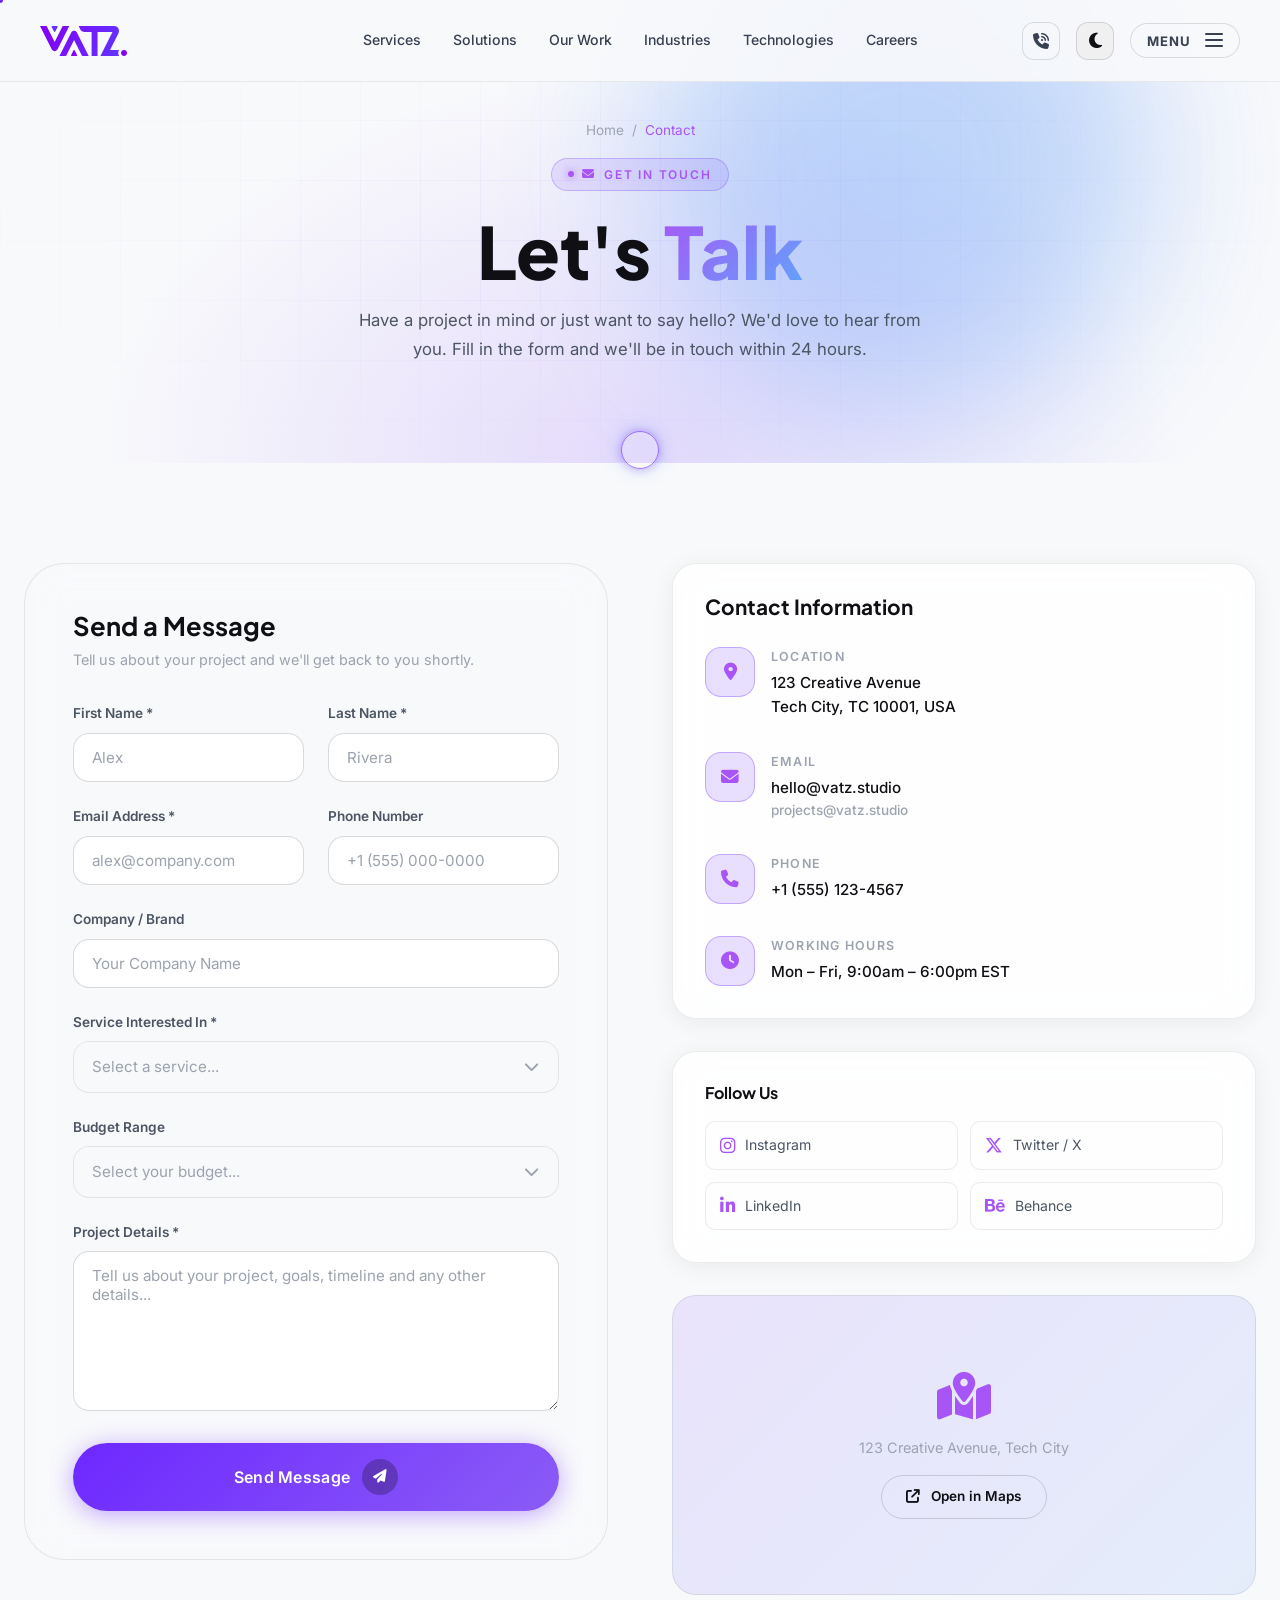
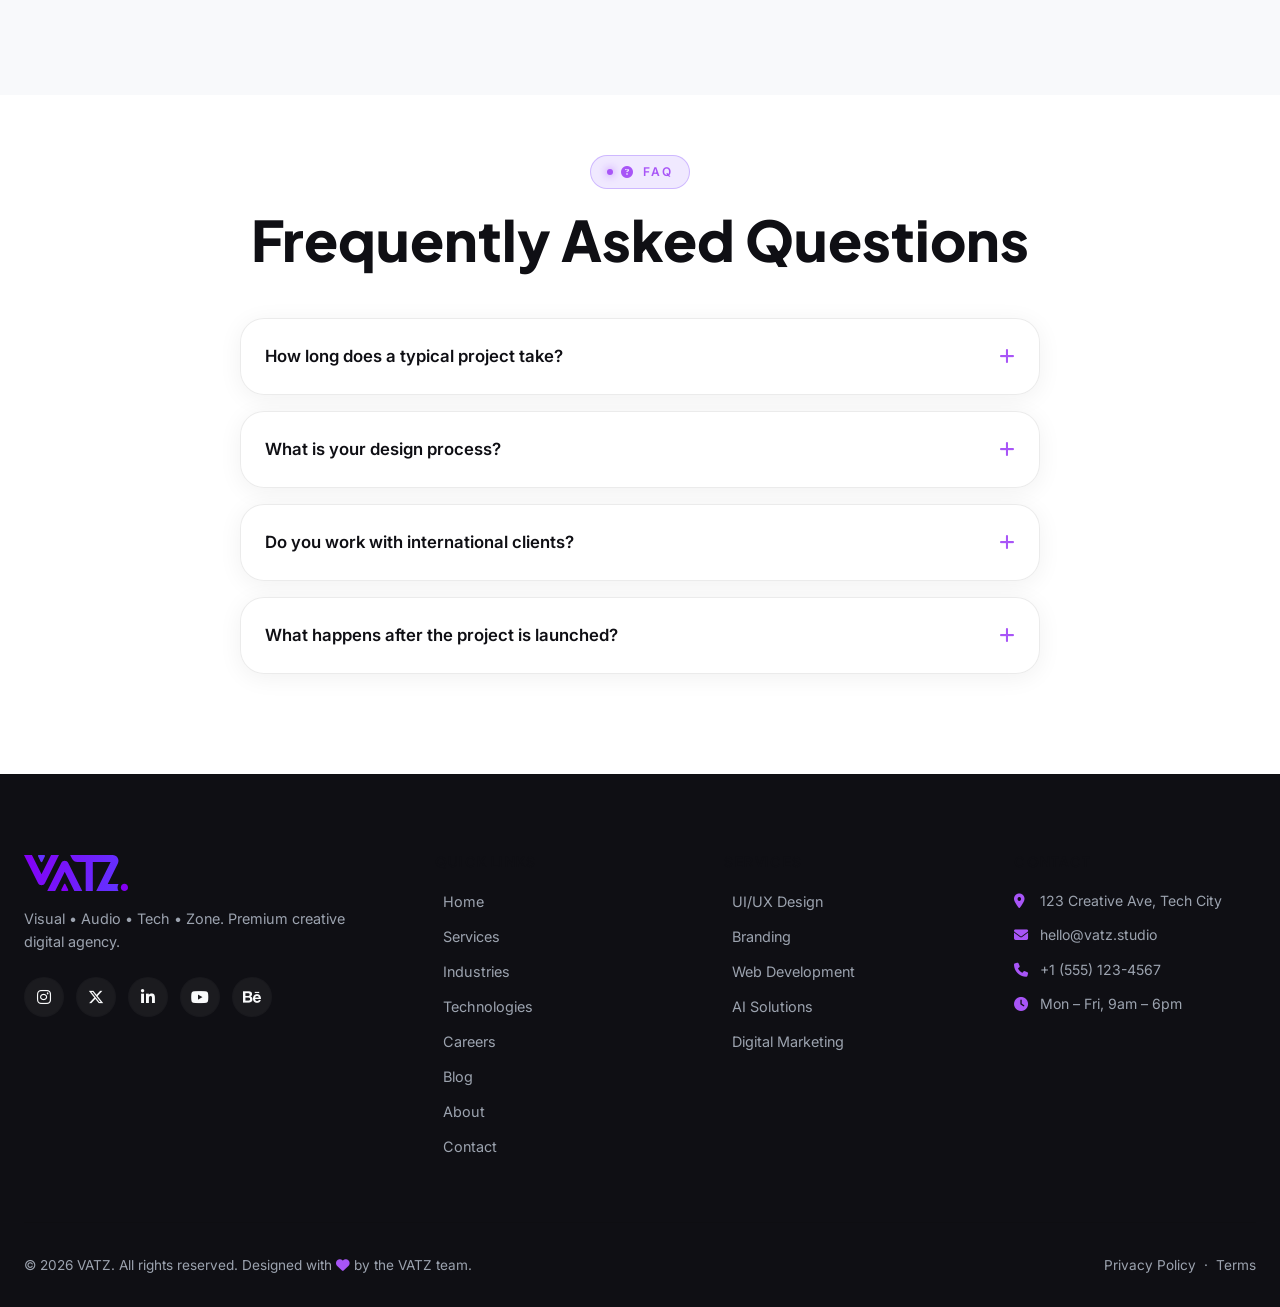
<file: contact.html>
<!DOCTYPE html>
<html lang="en">
<head>
  <meta charset="UTF-8">
  <meta name="viewport" content="width=device-width, initial-scale=1.0">
  <meta name="description" content="Contact VATZ - Get in touch with our creative team to start your next project. We'd love to hear about your vision.">
  <meta name="robots" content="index, follow">
  <title>Contact | VATZ - Creative Digital Agency</title>
  <link rel="canonical" href="https://vatz.studio/contact.html">
  <link rel="icon" type="image/svg+xml" href="data:image/svg+xml,<svg xmlns='http://www.w3.org/2000/svg' viewBox='0 0 100 100'><text y='75' font-size='80' fill='%236D28FF'>V</text></svg>">

  <!-- Open Graph -->
  <meta property="og:type" content="website">
  <meta property="og:site_name" content="VATZ">
  <meta property="og:title" content="Contact | VATZ - Creative Digital Agency">
  <meta property="og:description" content="Get in touch with the VATZ team to start your next project.">
  <meta property="og:url" content="https://vatz.studio/contact.html">
  <meta property="og:image" content="https://vatz.studio/assets/images/og-cover.jpg">
  <meta property="og:locale" content="en_US">

  <!-- Twitter Card -->
  <meta name="twitter:card" content="summary_large_image">
  <meta name="twitter:title" content="Contact | VATZ - Creative Digital Agency">
  <meta name="twitter:description" content="Get in touch with the VATZ team to start your next project.">
  <meta name="twitter:image" content="https://vatz.studio/assets/images/og-cover.jpg">

  <!-- Structured Data -->
  <script type="application/ld+json">
  {
    "@context": "https://schema.org",
    "@type": "ContactPage",
    "name": "Contact VATZ",
    "url": "https://vatz.studio/contact.html",
    "mainEntity": {
      "@type": "Organization",
      "name": "VATZ",
      "email": "hello@vatz.studio",
      "telephone": "+1-555-123-4567",
      "address": {
        "@type": "PostalAddress",
        "streetAddress": "123 Creative Ave",
        "addressLocality": "Tech City",
        "postalCode": "10001",
        "addressCountry": "US"
      }
    }
  }
  </script>

  <!-- Font Awesome -->
  <link rel="stylesheet" href="https://cdnjs.cloudflare.com/ajax/libs/font-awesome/6.5.1/css/all.min.css">
  <link rel="stylesheet" href="css/main.css">
</head>
<body>

<!-- ══════════════ PAGE LOADER ══════════════ -->
<div id="page-loader" class="page-loader" role="status" aria-label="Loading" aria-live="polite">
  <div class="loader-inner">
    <div class="loader-logo" aria-hidden="true">
      <svg viewBox="0 0 60 60" fill="none" xmlns="http://www.w3.org/2000/svg" class="loader-logo-svg">
        <polygon class="loader-v" points="5,8 20,52 30,28 40,52 55,8 46,8 30,43 14,8" fill="url(#loaderGrad)"/>
        <defs>
          <linearGradient id="loaderGrad" x1="0%" y1="0%" x2="100%" y2="100%">
            <stop offset="0%"   stop-color="#6D28FF"/>
            <stop offset="100%" stop-color="#3B82F6"/>
          </linearGradient>
        </defs>
      </svg>
    </div>
    <div class="loader-track" aria-hidden="true">
      <div class="loader-bar"></div>
    </div>
    <span class="loader-pct" aria-hidden="true">0</span>
  </div>
  <div class="loader-curtain" aria-hidden="true"></div>
</div>

<a href="#main-content" class="skip-link">Skip to main content</a>

<!-- ══════════════ SITE HEADER ══════════════ -->
<header id="site-header" role="banner">
  <a href="index.html" class="header-logo" aria-label="VATZ — Home">
    <img src="assets/images/logo/VATZ_Logo.svg" alt="VATZ" class="header-logo-img">
  </a>
  <nav class="header-nav" aria-label="Primary navigation">
    <a href="services.html"     class="header-nav-link" data-page="services.html">Services</a>
    <a href="solutions.html"    class="header-nav-link" data-page="solutions.html">Solutions</a>
    <a href="portfolio.html"    class="header-nav-link" data-page="portfolio.html">Our Work</a>
    <a href="industries.html"   class="header-nav-link" data-page="industries.html">Industries</a>
    <a href="technologies.html" class="header-nav-link" data-page="technologies.html">Technologies</a>
    <a href="careers.html"      class="header-nav-link" data-page="careers.html">Careers</a>
  </nav>
  <div class="header-right">
    <a href="tel:+15551234567" class="header-phone-btn" aria-label="Call us">
      <i class="fa-solid fa-phone-volume"></i>
    </a>
    <!-- Theme toggle -->
    <button class="theme-toggle" aria-label="Switch to light mode" aria-pressed="false">
      <i class="fa-solid fa-moon theme-icon theme-icon-moon" aria-hidden="true"></i>
      <i class="fa-solid fa-sun  theme-icon theme-icon-sun"  aria-hidden="true"></i>
    </button>
    <button class="mega-menu-trigger" aria-controls="mega-menu-overlay" aria-expanded="false" aria-label="Toggle navigation menu">
      <div class="mega-trigger-label-wrap">
        <span class="mega-trigger-label-menu">MENU</span>
        <span class="mega-trigger-label-close" aria-hidden="true">CLOSE</span>
      </div>
      <div class="mega-trigger-lines" aria-hidden="true"><span></span><span></span><span></span></div>
    </button>
  </div>
</header>

<!-- ══════════════ MEGA MENU OVERLAY ══════════════ -->
<div id="mega-menu-overlay" class="mega-menu-overlay" role="dialog" aria-modal="true" aria-label="Site navigation">
  <div class="mm-body">
    <ul class="mm-main" aria-label="Menu links">
      <li class="mm-item">
        <a href="about.html" class="mm-link" data-page="about.html">
          <span class="mm-link-num">01</span>About Us
          <span class="mm-link-arrow" aria-hidden="true"><i class="fa-solid fa-arrow-right"></i></span>
        </a>
      </li>
      <li class="mm-item-divider" role="separator"></li>
      <li class="mm-item">
        <a href="blog.html" class="mm-link" data-page="blog.html">
          <span class="mm-link-num">02</span>Blog
          <span class="mm-link-arrow" aria-hidden="true"><i class="fa-solid fa-arrow-right"></i></span>
        </a>
      </li>
      <li class="mm-item-divider" role="separator"></li>
      <li class="mm-item">
        <a href="industries.html" class="mm-link" data-page="industries.html">
          <span class="mm-link-num">03</span>Industries
          <span class="mm-link-arrow" aria-hidden="true"><i class="fa-solid fa-arrow-right"></i></span>
        </a>
      </li>
      <li class="mm-item-divider" role="separator"></li>
      <li class="mm-item">
        <a href="contact.html" class="mm-link mm-active" data-page="contact.html">
          <span class="mm-link-num">04</span>Contact Us
          <span class="mm-link-arrow" aria-hidden="true"><i class="fa-solid fa-arrow-right"></i></span>
        </a>
      </li>
    </ul>
    <!-- Responsive-only extra links (hidden on desktop ≥1101px) -->
    <div class="mm-extra-links" aria-label="More page links">
      <div class="mm-extra-divider"></div>
      <li class="mm-item" style="list-style:none;"><a href="index.html" class="mm-link" data-page="index.html"><span class="mm-link-num">05</span>Home<span class="mm-link-arrow" aria-hidden="true"><i class="fa-solid fa-arrow-right"></i></span></a></li>
      <div class="mm-extra-divider"></div>
      <li class="mm-item" style="list-style:none;"><a href="services.html" class="mm-link" data-page="services.html"><span class="mm-link-num">06</span>Services<span class="mm-link-arrow" aria-hidden="true"><i class="fa-solid fa-arrow-right"></i></span></a></li>
      <div class="mm-extra-divider"></div>
      <li class="mm-item" style="list-style:none;"><a href="solutions.html" class="mm-link" data-page="solutions.html"><span class="mm-link-num">07</span>Solutions<span class="mm-link-arrow" aria-hidden="true"><i class="fa-solid fa-arrow-right"></i></span></a></li>
      <div class="mm-extra-divider"></div>
      <li class="mm-item" style="list-style:none;"><a href="portfolio.html" class="mm-link" data-page="portfolio.html"><span class="mm-link-num">08</span>Our Work<span class="mm-link-arrow" aria-hidden="true"><i class="fa-solid fa-arrow-right"></i></span></a></li>
      <div class="mm-extra-divider"></div>
      <li class="mm-item" style="list-style:none;"><a href="technologies.html" class="mm-link" data-page="technologies.html"><span class="mm-link-num">09</span>Technologies<span class="mm-link-arrow" aria-hidden="true"><i class="fa-solid fa-arrow-right"></i></span></a></li>
      <div class="mm-extra-divider"></div>
      <li class="mm-item" style="list-style:none;"><a href="careers.html" class="mm-link" data-page="careers.html"><span class="mm-link-num">10</span>Careers<span class="mm-link-arrow" aria-hidden="true"><i class="fa-solid fa-arrow-right"></i></span></a></li>
    </div>
    <div class="mm-info-panel" aria-hidden="true">
      <div>
        <h2 class="mm-info-heading">About VATZ</h2>
        <p class="mm-info-desc">VATZ is a premium creative digital agency blending visual artistry, audio excellence, and cutting-edge technology to deliver transformative brand experiences for clients worldwide.</p>
      </div>
      <div class="mm-stats">
        <div class="mm-stat-item">
          <div class="mm-stat-num">10<span class="mm-stat-plus">+</span></div>
          <div class="mm-stat-label">Years of Expertise</div>
        </div>
        <div class="mm-stat-item">
          <div class="mm-stat-num">150<span class="mm-stat-plus">+</span></div>
          <div class="mm-stat-label">Clients Globally</div>
        </div>
        <div class="mm-stat-item">
          <div class="mm-stat-num">250<span class="mm-stat-plus">+</span></div>
          <div class="mm-stat-label">Completed Projects</div>
        </div>
        <div class="mm-stat-item">
          <div class="mm-stat-num">40<span class="mm-stat-plus">+</span></div>
          <div class="mm-stat-label">Dedicated Creators</div>
        </div>
      </div>
      <a href="about.html" class="mm-info-cta">More about Us <i class="fa-solid fa-arrow-right"></i></a>
    </div>
  </div>
  <div class="mm-footer">
    <div class="mm-footer-links">
      <a href="index.html"        class="mm-footer-link"><i class="fa-solid fa-house"></i> Home</a>
      <a href="services.html"     class="mm-footer-link"><i class="fa-solid fa-gears"></i> Services</a>
      <a href="technologies.html" class="mm-footer-link"><i class="fa-solid fa-microchip"></i> Technologies</a>
    </div>
    <a href="contact.html" class="mm-cta-btn">Start a Project <i class="fa-solid fa-paper-plane"></i></a>
  </div>
</div>

  <!-- Page Hero -->
  <section class="page-hero" id="main-content">
    <div class="hero-grid-bg"></div>
    <div class="hero-bg-orb"></div>
    <div class="hero-bg-orb"></div>
    <div class="container page-hero-content">
      <nav class="breadcrumb" aria-label="Breadcrumb">
        <a href="index.html">Home</a>
        <span class="sep">/</span>
        <span style="color: var(--purple-400);">Contact</span>
      </nav>
      <span class="section-label reveal"><i class="fa-solid fa-envelope"></i> Get In Touch</span>
      <h1 class="section-title reveal delay-1" style="font-size: clamp(2.5rem, 6vw, 4.5rem);">
        Let's <span class="gradient-text">Talk</span>
      </h1>
      <p class="section-subtitle reveal delay-2" style="margin: 0 auto; text-align: center;">
        Have a project in mind or just want to say hello? We'd love to hear from you. Fill in the form and we'll be in touch within 24 hours.
      </p>
    </div>
  </section>

  <!-- Contact Section -->
  <section class="section">
    <div class="container">
      <div class="grid-2" style="gap: 4rem; align-items: start;">

        <!-- Form -->
        <div class="reveal-left">
          <div class="contact-form-wrap">
            <h2 style="font-size: 1.6rem; font-weight: 700; margin-bottom: 0.5rem;">Send a Message</h2>
            <p style="color: var(--text-muted); font-size: 0.9rem; margin-bottom: 2rem;">
              Tell us about your project and we'll get back to you shortly.
            </p>

            <form id="contact-form" novalidate>
              <div class="form-row">
                <div class="form-group">
                  <label class="form-label" for="fname">First Name *</label>
                  <input id="fname" name="firstName" type="text" class="form-input"
                    placeholder="Alex" data-required="text" autocomplete="given-name">
                </div>
                <div class="form-group">
                  <label class="form-label" for="lname">Last Name *</label>
                  <input id="lname" name="lastName" type="text" class="form-input"
                    placeholder="Rivera" data-required="text" autocomplete="family-name">
                </div>
              </div>

              <div class="form-row">
                <div class="form-group">
                  <label class="form-label" for="email">Email Address *</label>
                  <input id="email" name="email" type="email" class="form-input"
                    placeholder="alex@company.com" data-required="email" autocomplete="email">
                </div>
                <div class="form-group">
                  <label class="form-label" for="phone">Phone Number</label>
                  <input id="phone" name="phone" type="tel" class="form-input"
                    placeholder="+1 (555) 000-0000" data-required="phone" autocomplete="tel">
                </div>
              </div>

              <div class="form-group">
                <label class="form-label" for="company">Company / Brand</label>
                <input id="company" name="company" type="text" class="form-input"
                  placeholder="Your Company Name" autocomplete="organization">
              </div>

              <div class="form-group">
                <label class="form-label" for="service">Service Interested In *</label>
                <select id="service" name="service" class="form-input" data-required="text">
                  <option value="" disabled selected>Select a service...</option>
                  <option value="ux">UI/UX Design</option>
                  <option value="branding">Branding</option>
                  <option value="web">Web Development</option>
                  <option value="ai">AI Solutions</option>
                  <option value="photo">Photography</option>
                  <option value="video">Videography</option>
                  <option value="audio">Audio Production</option>
                  <option value="marketing">Digital Marketing</option>
                  <option value="other">Other / Multiple</option>
                </select>
              </div>

              <div class="form-group">
                <label class="form-label" for="budget">Budget Range</label>
                <select id="budget" name="budget" class="form-input">
                  <option value="" disabled selected>Select your budget...</option>
                  <option value="under5k">Under $5,000</option>
                  <option value="5k-15k">$5,000 – $15,000</option>
                  <option value="15k-50k">$15,000 – $50,000</option>
                  <option value="50k+">$50,000+</option>
                  <option value="discuss">Let's Discuss</option>
                </select>
              </div>

              <div class="form-group">
                <label class="form-label" for="message">Project Details *</label>
                <textarea id="message" name="message" class="form-input"
                  placeholder="Tell us about your project, goals, timeline and any other details..." data-required="message"></textarea>
              </div>

              <button type="submit" class="btn btn-primary" style="width: 100%; justify-content: center; padding: 16px; font-size: 1rem;">
                Send Message <i class="fa-solid fa-paper-plane"></i> 
              </button>
            </form>
          </div>
        </div>

        <!-- Contact Info -->
        <div class="reveal-right">
          <div class="glass-card contact-info-card" style="margin-bottom: 2rem;">
            <h3 style="font-size: 1.3rem; font-weight: 700; margin-bottom: 1.75rem;">Contact Information</h3>

            <div class="contact-info-item">
              <div class="contact-icon">
                <i class="fa-solid fa-location-dot"></i>
              </div>
              <div>
                <p class="contact-info-label">Location</p>
                <p class="contact-info-value">123 Creative Avenue<br>Tech City, TC 10001, USA</p>
              </div>
            </div>

            <div class="contact-info-item">
              <div class="contact-icon">
                <i class="fa-solid fa-envelope"></i>
              </div>
              <div>
                <p class="contact-info-label">Email</p>
                <p class="contact-info-value">hello@vatz.studio</p>
                <p class="contact-info-value" style="font-size: 0.85rem; color: var(--text-muted);">projects@vatz.studio</p>
              </div>
            </div>

            <div class="contact-info-item">
              <div class="contact-icon">
                <i class="fa-solid fa-phone"></i>
              </div>
              <div>
                <p class="contact-info-label">Phone</p>
                <p class="contact-info-value">+1 (555) 123-4567</p>
              </div>
            </div>

            <div class="contact-info-item" style="margin-bottom: 0;">
              <div class="contact-icon">
                <i class="fa-solid fa-clock"></i>
              </div>
              <div>
                <p class="contact-info-label">Working Hours</p>
                <p class="contact-info-value">Mon – Fri, 9:00am – 6:00pm EST</p>
              </div>
            </div>
          </div>

          <!-- Social Links -->
          <div class="glass-card" style="padding: 2rem; margin-bottom: 2rem;">
            <h3 style="font-size: 1rem; font-weight: 700; margin-bottom: 1.25rem;">Follow Us</h3>
            <div style="display: grid; grid-template-columns: 1fr 1fr; gap: 0.75rem;">
              <a href="#" class="social-grid-item">
                <i class="fa-brands fa-instagram"></i> Instagram
              </a>
              <a href="#" class="social-grid-item">
                <i class="fa-brands fa-x-twitter"></i> Twitter / X
              </a>
              <a href="#" class="social-grid-item">
                <i class="fa-brands fa-linkedin-in"></i> LinkedIn
              </a>
              <a href="#" class="social-grid-item">
                <i class="fa-brands fa-behance"></i> Behance
              </a>
            </div>
          </div>

          <!-- Map Placeholder -->
          <div class="map-placeholder">
            <i class="fa-solid fa-map-location-dot" style="font-size: 3rem; color: var(--purple-400);"></i>
            <p>123 Creative Avenue, Tech City</p>
            <a href="https://maps.google.com" target="_blank" rel="noopener" class="btn btn-outline" style="font-size: 0.85rem; padding: 10px 24px;"><i class="fa-solid fa-arrow-up-right-from-square"></i> Open in Maps</a>
          </div>
        </div>
      </div>
    </div>
  </section>

  <!-- FAQ -->
  <section class="section" style="background: var(--bg-secondary); padding-top: 60px;">
    <div class="container">
      <div style="text-align: center; margin-bottom: 3rem;">
        <span class="section-label reveal"><i class="fa-solid fa-circle-question"></i> FAQ</span>
        <h2 class="section-title reveal delay-1">Frequently Asked Questions</h2>
      </div>
      <div style="max-width: 800px; margin: 0 auto; display: flex; flex-direction: column; gap: 1rem;">

        <details class="glass-card reveal delay-1" style="padding: 1.5rem; cursor: pointer;">
          <summary style="font-size: 1.05rem; font-weight: 600; list-style: none; display: flex; align-items: center; justify-content: space-between; gap: 1rem;">
            How long does a typical project take?
            <span style="color: var(--purple-400); flex-shrink: 0;"><i class="fa-solid fa-plus"></i></span>
          </summary>
          <p style="color: var(--text-secondary); line-height: 1.7; margin-top: 1rem; font-size: 0.95rem;">
            Project timelines vary based on scope and complexity. A brand identity typically takes 3–5 weeks, a website 6–10 weeks, and a full campaign 8–16 weeks. We'll provide a detailed timeline in your proposal.
          </p>
        </details>

        <details class="glass-card reveal delay-2" style="padding: 1.5rem; cursor: pointer;">
          <summary style="font-size: 1.05rem; font-weight: 600; list-style: none; display: flex; align-items: center; justify-content: space-between; gap: 1rem;">
            What is your design process?
            <span style="color: var(--purple-400); flex-shrink: 0;"><i class="fa-solid fa-plus"></i></span>
          </summary>
          <p style="color: var(--text-secondary); line-height: 1.7; margin-top: 1rem; font-size: 0.95rem;">
            We follow a four-phase approach: Discovery & Research → Strategy & Planning → Design & Development → Launch & Optimize. You'll be involved at every stage with regular check-ins and feedback loops.
          </p>
        </details>

        <details class="glass-card reveal delay-3" style="padding: 1.5rem; cursor: pointer;">
          <summary style="font-size: 1.05rem; font-weight: 600; list-style: none; display: flex; align-items: center; justify-content: space-between; gap: 1rem;">
            Do you work with international clients?
            <span style="color: var(--purple-400); flex-shrink: 0;"><i class="fa-solid fa-plus"></i></span>
          </summary>
          <p style="color: var(--text-secondary); line-height: 1.7; margin-top: 1rem; font-size: 0.95rem;">
            Absolutely. We work with clients across the globe. Our team is distributed across multiple time zones to ensure seamless communication regardless of your location.
          </p>
        </details>

        <details class="glass-card reveal delay-4" style="padding: 1.5rem; cursor: pointer;">
          <summary style="font-size: 1.05rem; font-weight: 600; list-style: none; display: flex; align-items: center; justify-content: space-between; gap: 1rem;">
            What happens after the project is launched?
            <span style="color: var(--purple-400); flex-shrink: 0;"><i class="fa-solid fa-plus"></i></span>
          </summary>
          <p style="color: var(--text-secondary); line-height: 1.7; margin-top: 1rem; font-size: 0.95rem;">
            All projects include a 30-day post-launch support period. We also offer ongoing retainer packages for maintenance, content updates, marketing, and continuous optimization.
          </p>
        </details>

      </div>
    </div>
  </section>

  <!-- Footer -->
  <footer>
    <div class="container">
      <div class="footer-grid">
        <div>
          <div class="footer-logo"><img src="assets/images/logo/VATZ_Logo.svg" alt="VATZ" class="footer-logo-img"></div>
          <p class="footer-tagline">Visual • Audio • Tech • Zone. Premium creative digital agency.</p>
          <div class="social-links">
            <a href="#" class="social-link" aria-label="Instagram"><i class="fa-brands fa-instagram"></i></a>
            <a href="#" class="social-link" aria-label="Twitter"><i class="fa-brands fa-x-twitter"></i></a>
            <a href="#" class="social-link" aria-label="LinkedIn"><i class="fa-brands fa-linkedin-in"></i></a>
            <a href="#" class="social-link" aria-label="YouTube"><i class="fa-brands fa-youtube"></i></a>
            <a href="#" class="social-link" aria-label="Behance"><i class="fa-brands fa-behance"></i></a>
          </div>
        </div>
        <div>
          <h4 class="footer-heading">Quick Links</h4>
          <ul class="footer-links">
            <li><a href="index.html">Home</a></li>
            <li><a href="services.html">Services</a></li>
            <li><a href="industries.html">Industries</a></li>
            <li><a href="technologies.html">Technologies</a></li>
            <li><a href="careers.html">Careers</a></li>
            <li><a href="blog.html">Blog</a></li>
            <li><a href="about.html">About</a></li>
            <li><a href="contact.html">Contact</a></li>
          </ul>
        </div>
        <div>
          <h4 class="footer-heading">Services</h4>
          <ul class="footer-links">
            <li><a href="services.html">UI/UX Design</a></li>
            <li><a href="services.html">Branding</a></li>
            <li><a href="services.html">Web Development</a></li>
            <li><a href="services.html">AI Solutions</a></li>
            <li><a href="services.html">Digital Marketing</a></li>
          </ul>
        </div>
        <div>
          <h4 class="footer-heading">Contact</h4>
          <div class="footer-contact-item"><i class="fa-solid fa-location-dot" style="color:var(--purple-400);width:16px;"></i> 123 Creative Ave, Tech City</div>
          <div class="footer-contact-item"><i class="fa-solid fa-envelope" style="color:var(--purple-400);width:16px;"></i> hello@vatz.studio</div>
          <div class="footer-contact-item"><i class="fa-solid fa-phone" style="color:var(--purple-400);width:16px;"></i> +1 (555) 123-4567</div>
          <div class="footer-contact-item"><i class="fa-solid fa-clock" style="color:var(--purple-400);width:16px;"></i> Mon – Fri, 9am – 6pm</div>
        </div>
      </div>
      <div class="footer-bottom">
        <p>© 2026 VATZ. All rights reserved. Designed with <i class="fa-solid fa-heart" style="color:var(--purple-400);"></i> by the VATZ team.</p>
        <p><a href="#" style="color: var(--text-muted);">Privacy Policy</a> &nbsp;·&nbsp; <a href="#" style="color: var(--text-muted);">Terms</a></p>
      </div>
    </div>
  </footer>

  <button id="scrollTop" aria-label="Scroll to top">
  <div class="scroll-top-circle">
    <i class="fa-solid fa-arrow-up"></i>
  </div>
  <div class="scroll-top-line"></div>
  <span class="scroll-top-text">Top</span>
</button>
  <script src="js/main.js"></script>
  <script src="js/contact.js"></script>
  <script src="js/custom-select.js"></script>
</body>
</html>
</file>
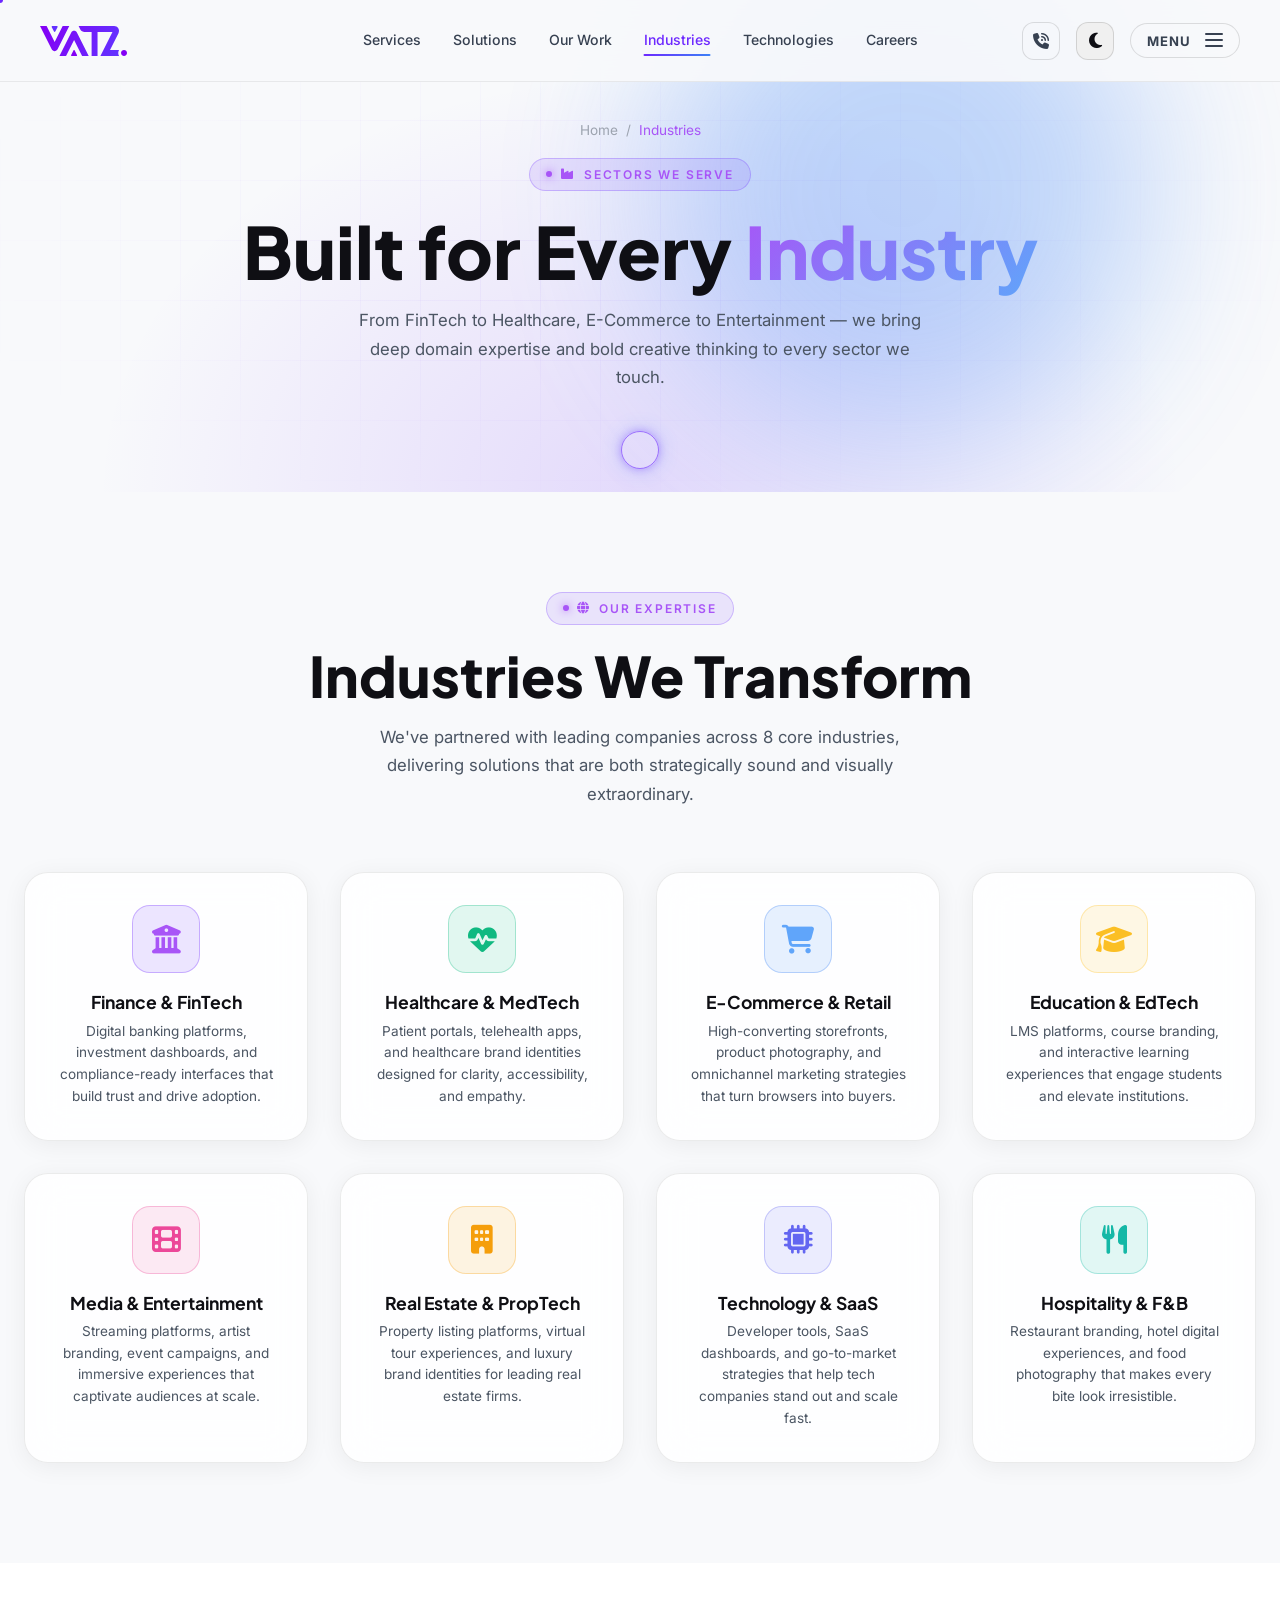
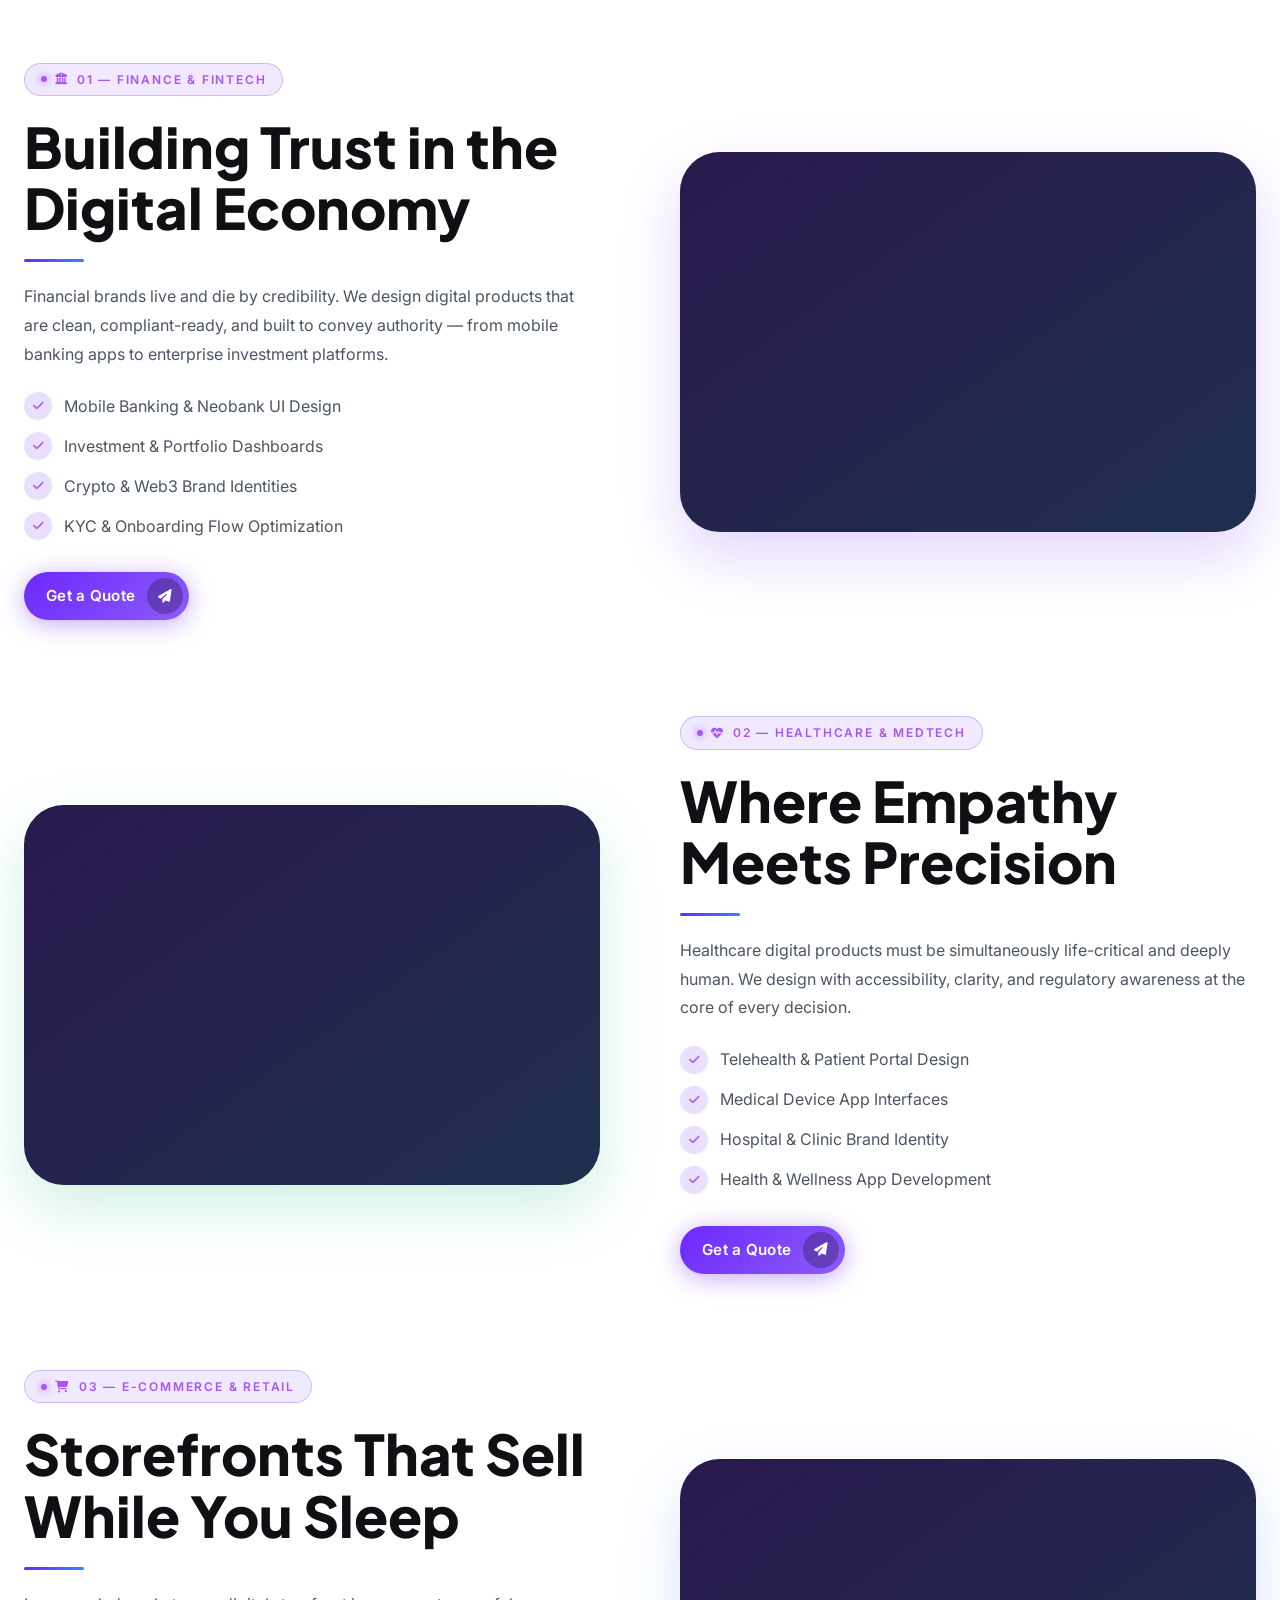
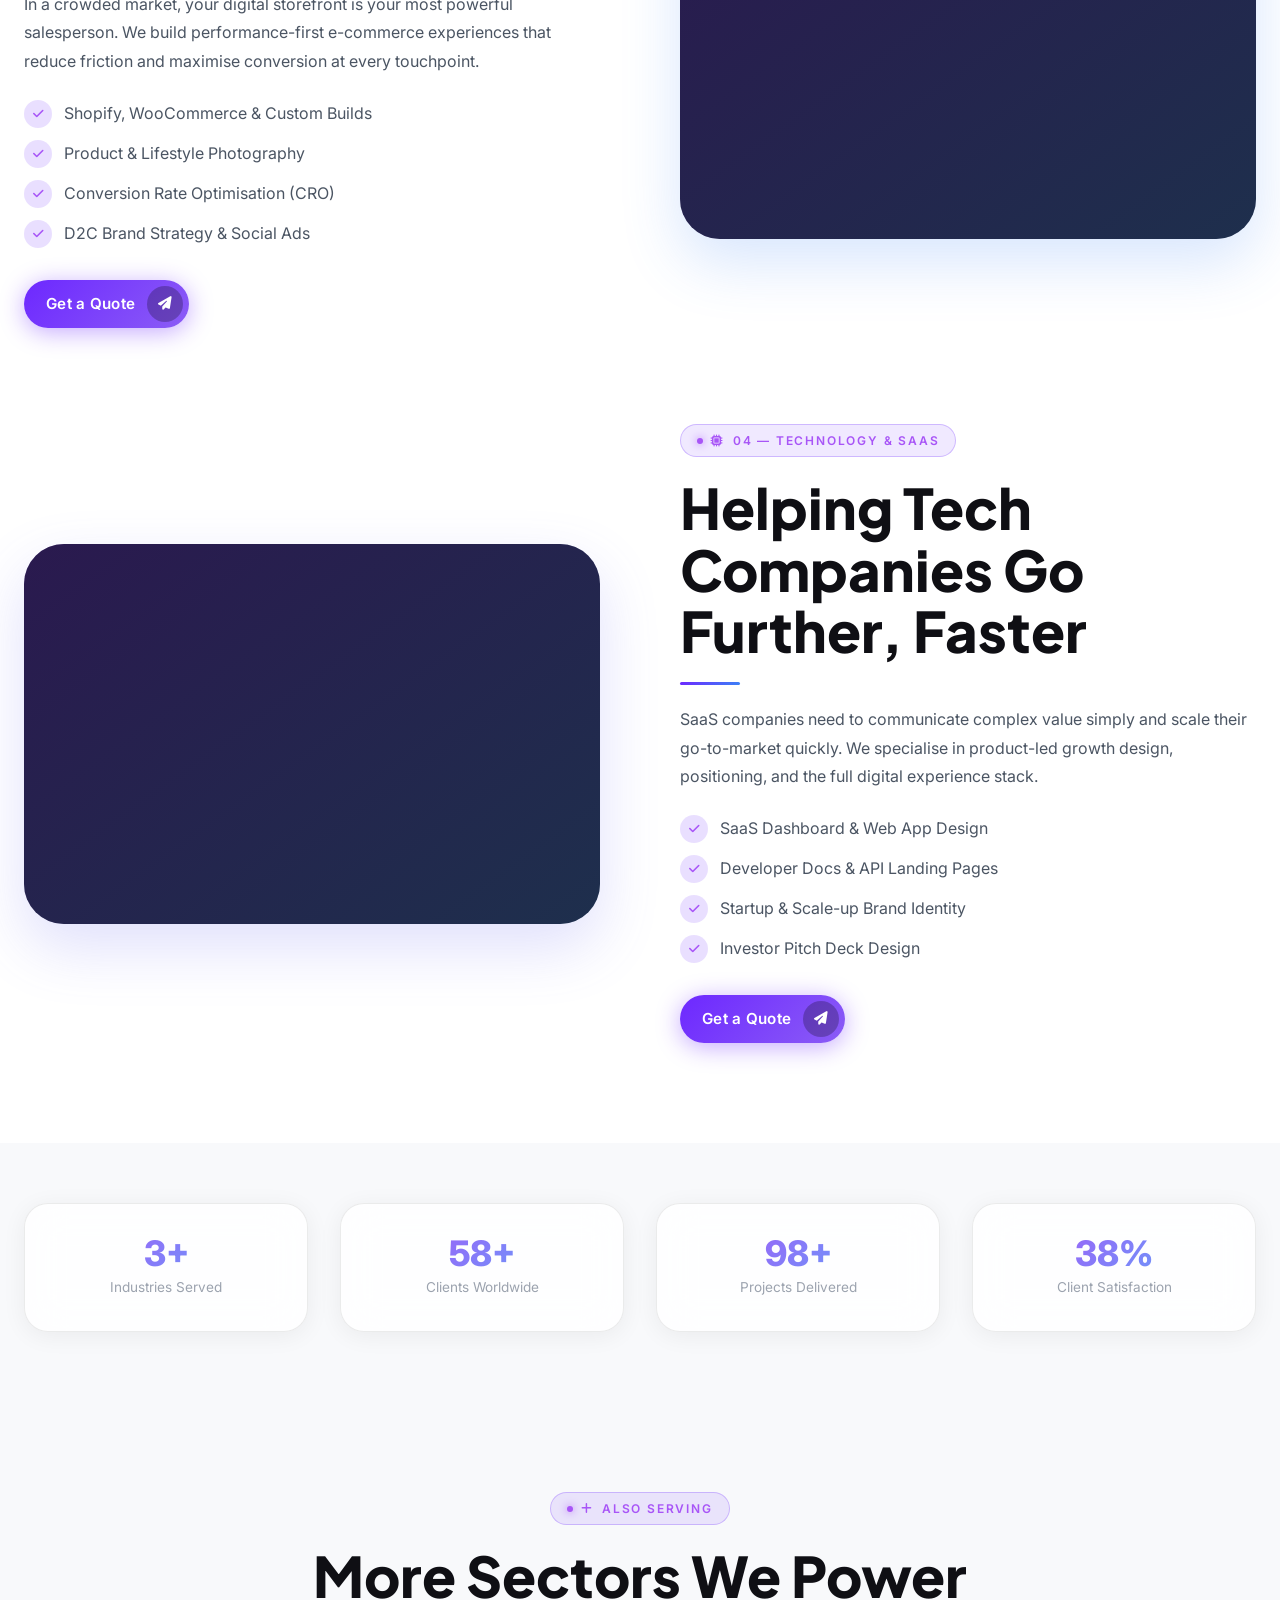
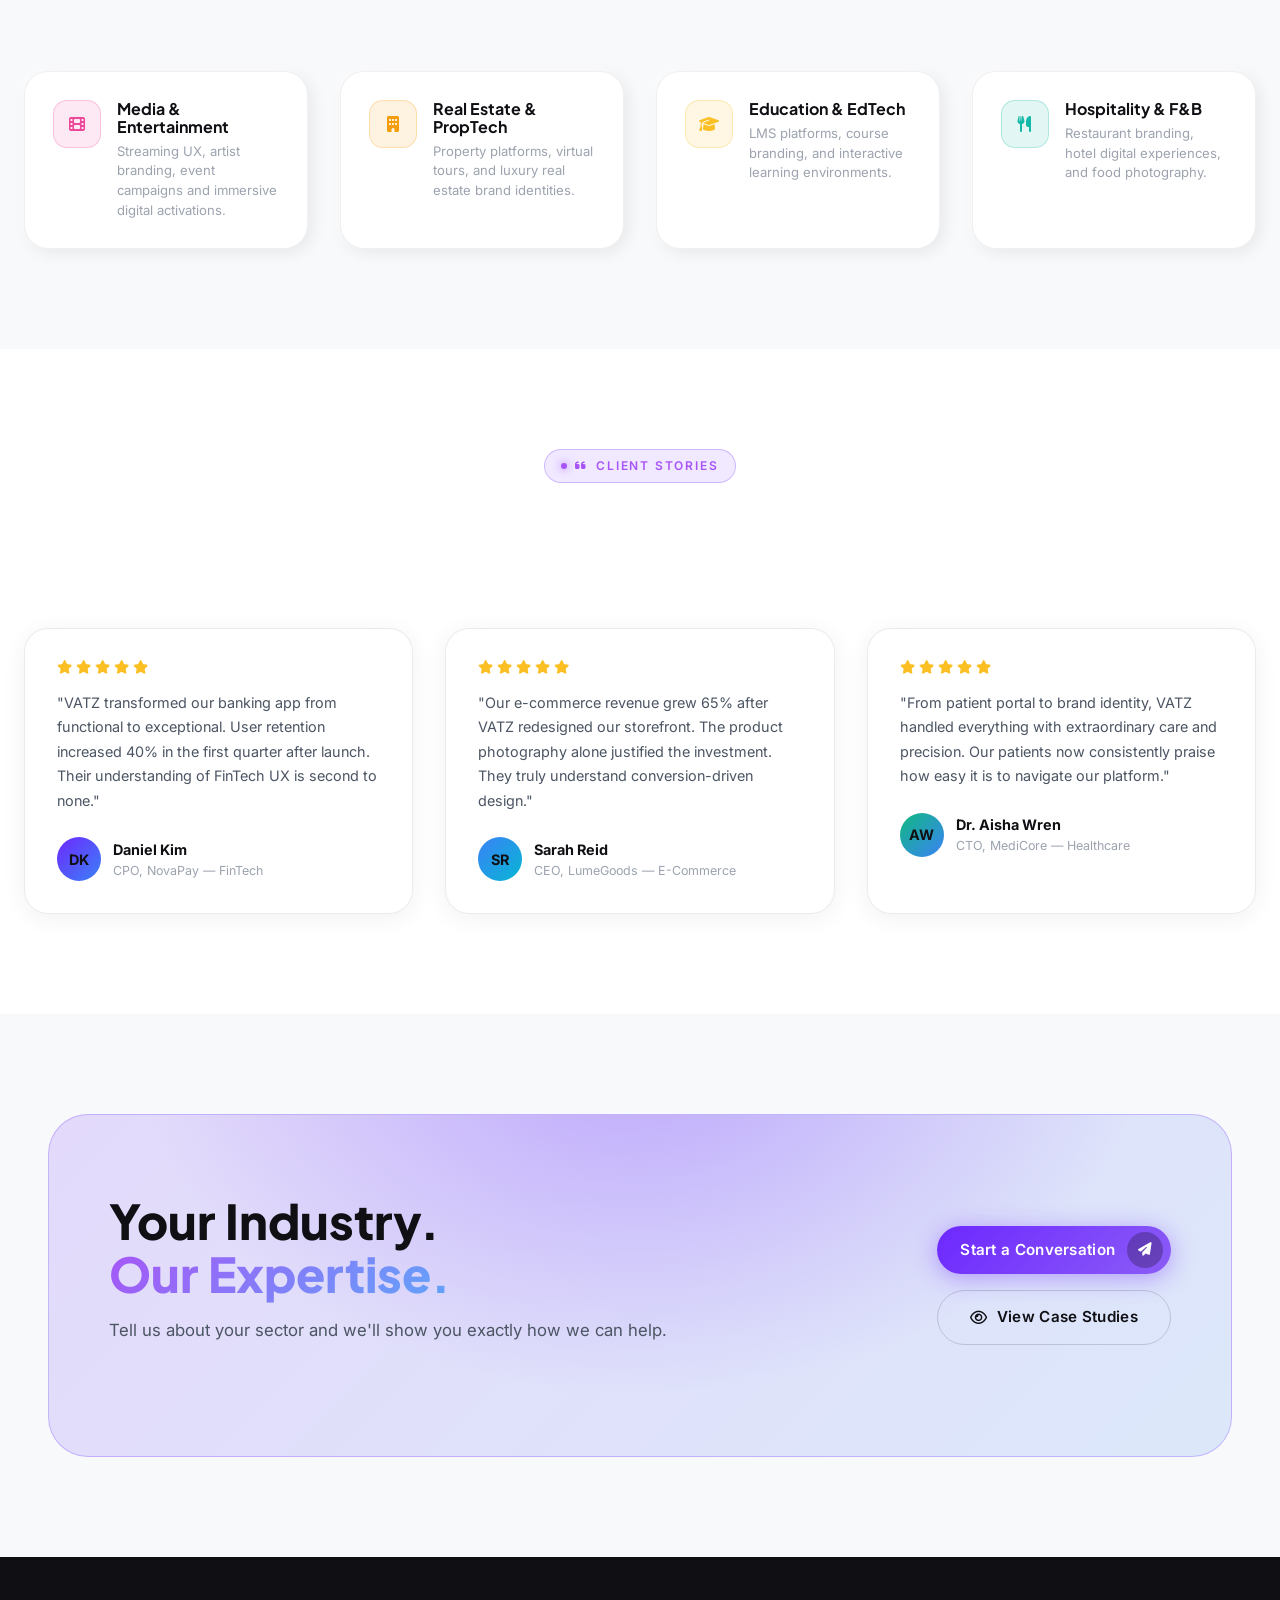
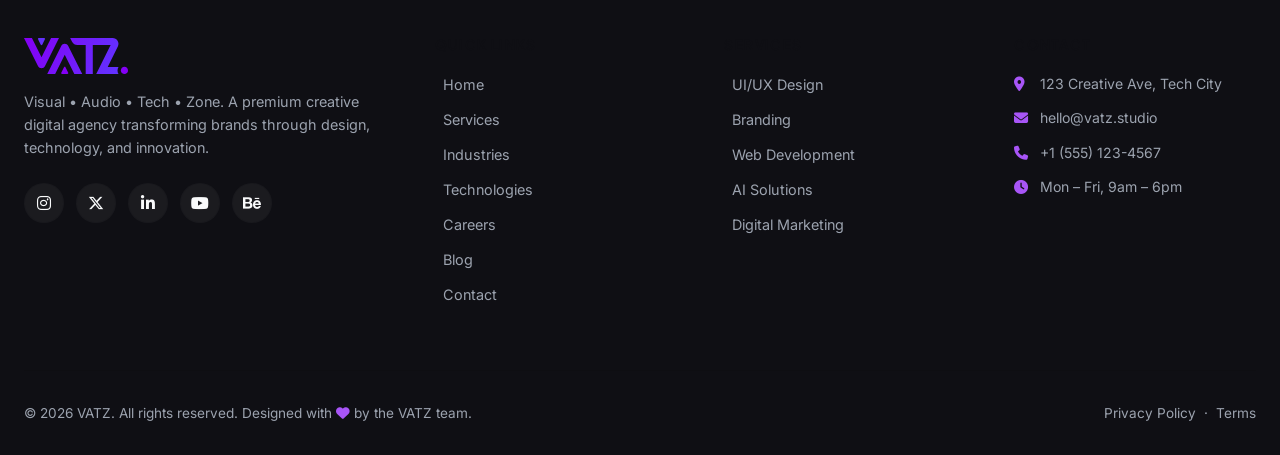
<file: industries.html>
<!DOCTYPE html>
<html lang="en">
<head>
  <meta charset="UTF-8">
  <meta name="viewport" content="width=device-width, initial-scale=1.0">
  <meta name="description" content="VATZ Industries — We serve Finance, Healthcare, Real Estate, E-Commerce, Education, Entertainment and more with tailored creative digital solutions.">
  <meta name="robots" content="index, follow">
  <title>Industries | VATZ — Creative Digital Agency</title>
  <link rel="canonical" href="https://vatz.studio/industries.html">
  <link rel="icon" type="image/svg+xml" href="data:image/svg+xml,<svg xmlns='http://www.w3.org/2000/svg' viewBox='0 0 100 100'><text y='75' font-size='80' fill='%236D28FF'>V</text></svg>">

  <!-- Open Graph -->
  <meta property="og:type" content="website">
  <meta property="og:site_name" content="VATZ">
  <meta property="og:title" content="Industries | VATZ — Creative Digital Agency">
  <meta property="og:description" content="Tailored creative and digital solutions for Finance, Healthcare, Real Estate, E-Commerce, Education, and Entertainment.">
  <meta property="og:url" content="https://vatz.studio/industries.html">
  <meta property="og:image" content="https://vatz.studio/assets/images/og-cover.jpg">
  <meta property="og:locale" content="en_US">

  <!-- Twitter Card -->
  <meta name="twitter:card" content="summary_large_image">
  <meta name="twitter:title" content="Industries | VATZ — Creative Digital Agency">
  <meta name="twitter:description" content="Tailored creative and digital solutions for Finance, Healthcare, Real Estate, E-Commerce, Education, and Entertainment.">
  <meta name="twitter:image" content="https://vatz.studio/assets/images/og-cover.jpg">

  <!-- Structured Data -->
  <script type="application/ld+json">
  {
    "@context": "https://schema.org",
    "@type": "BreadcrumbList",
    "itemListElement": [
      { "@type": "ListItem", "position": 1, "name": "Home", "item": "https://vatz.studio/index.html" },
      { "@type": "ListItem", "position": 2, "name": "Industries", "item": "https://vatz.studio/industries.html" }
    ]
  }
  </script>

  <link rel="stylesheet" href="https://cdnjs.cloudflare.com/ajax/libs/font-awesome/6.5.1/css/all.min.css">
  <link rel="stylesheet" href="css/main.css">
</head>
<body>

<!-- ══════════════ PAGE LOADER ══════════════ -->
<div id="page-loader" class="page-loader" role="status" aria-label="Loading" aria-live="polite">
  <div class="loader-inner">
    <div class="loader-logo" aria-hidden="true">
      <svg viewBox="0 0 60 60" fill="none" xmlns="http://www.w3.org/2000/svg" class="loader-logo-svg">
        <polygon class="loader-v" points="5,8 20,52 30,28 40,52 55,8 46,8 30,43 14,8" fill="url(#loaderGrad)"/>
        <defs>
          <linearGradient id="loaderGrad" x1="0%" y1="0%" x2="100%" y2="100%">
            <stop offset="0%"   stop-color="#6D28FF"/>
            <stop offset="100%" stop-color="#3B82F6"/>
          </linearGradient>
        </defs>
      </svg>
    </div>
    <div class="loader-track" aria-hidden="true">
      <div class="loader-bar"></div>
    </div>
    <span class="loader-pct" aria-hidden="true">0</span>
  </div>
  <div class="loader-curtain" aria-hidden="true"></div>
</div>

<a href="#main-content" class="skip-link">Skip to main content</a>

<!-- ══════════════ SITE HEADER ══════════════ -->
<header id="site-header" role="banner">
  <a href="index.html" class="header-logo" aria-label="VATZ — Home">
    <img src="assets/images/logo/VATZ_Logo.svg" alt="VATZ" class="header-logo-img">
  </a>
  <nav class="header-nav" aria-label="Primary navigation">
    <a href="services.html"     class="header-nav-link" data-page="services.html">Services</a>
    <a href="solutions.html"    class="header-nav-link" data-page="solutions.html">Solutions</a>
    <a href="portfolio.html"    class="header-nav-link" data-page="portfolio.html">Our Work</a>
    <a href="industries.html"   class="header-nav-link active" data-page="industries.html">Industries</a>
    <a href="technologies.html" class="header-nav-link" data-page="technologies.html">Technologies</a>
    <a href="careers.html"      class="header-nav-link" data-page="careers.html">Careers</a>
  </nav>
  <div class="header-right">
    <a href="tel:+15551234567" class="header-phone-btn" aria-label="Call us">
      <i class="fa-solid fa-phone-volume"></i>
    </a>
    <!-- Theme toggle -->
    <button class="theme-toggle" aria-label="Switch to light mode" aria-pressed="false">
      <i class="fa-solid fa-moon theme-icon theme-icon-moon" aria-hidden="true"></i>
      <i class="fa-solid fa-sun  theme-icon theme-icon-sun"  aria-hidden="true"></i>
    </button>
    <button class="mega-menu-trigger" aria-controls="mega-menu-overlay" aria-expanded="false" aria-label="Toggle navigation menu">
      <div class="mega-trigger-label-wrap">
        <span class="mega-trigger-label-menu">MENU</span>
        <span class="mega-trigger-label-close" aria-hidden="true">CLOSE</span>
      </div>
      <div class="mega-trigger-lines" aria-hidden="true"><span></span><span></span><span></span></div>
    </button>
  </div>
</header>

<!-- ══════════════ MEGA MENU OVERLAY ══════════════ -->
<div id="mega-menu-overlay" class="mega-menu-overlay" role="dialog" aria-modal="true" aria-label="Site navigation">
  <div class="mm-body">
    <ul class="mm-main" aria-label="Menu links">
      <li class="mm-item">
        <a href="about.html" class="mm-link" data-page="about.html">
          <span class="mm-link-num">01</span>About Us
          <span class="mm-link-arrow" aria-hidden="true"><i class="fa-solid fa-arrow-right"></i></span>
        </a>
      </li>
      <li class="mm-item-divider" role="separator"></li>
      <li class="mm-item">
        <a href="blog.html" class="mm-link" data-page="blog.html">
          <span class="mm-link-num">02</span>Blog
          <span class="mm-link-arrow" aria-hidden="true"><i class="fa-solid fa-arrow-right"></i></span>
        </a>
      </li>
      <li class="mm-item-divider" role="separator"></li>
      <li class="mm-item">
        <a href="industries.html" class="mm-link mm-active" data-page="industries.html">
          <span class="mm-link-num">03</span>Industries
          <span class="mm-link-arrow" aria-hidden="true"><i class="fa-solid fa-arrow-right"></i></span>
        </a>
      </li>
      <li class="mm-item-divider" role="separator"></li>
      <li class="mm-item">
        <a href="contact.html" class="mm-link" data-page="contact.html">
          <span class="mm-link-num">04</span>Contact Us
          <span class="mm-link-arrow" aria-hidden="true"><i class="fa-solid fa-arrow-right"></i></span>
        </a>
      </li>
    </ul>
    <!-- Responsive-only extra links (hidden on desktop ≥1101px) -->
    <div class="mm-extra-links" aria-label="More page links">
      <div class="mm-extra-divider"></div>
      <li class="mm-item" style="list-style:none;"><a href="index.html" class="mm-link" data-page="index.html"><span class="mm-link-num">05</span>Home<span class="mm-link-arrow" aria-hidden="true"><i class="fa-solid fa-arrow-right"></i></span></a></li>
      <div class="mm-extra-divider"></div>
      <li class="mm-item" style="list-style:none;"><a href="services.html" class="mm-link" data-page="services.html"><span class="mm-link-num">06</span>Services<span class="mm-link-arrow" aria-hidden="true"><i class="fa-solid fa-arrow-right"></i></span></a></li>
      <div class="mm-extra-divider"></div>
      <li class="mm-item" style="list-style:none;"><a href="solutions.html" class="mm-link" data-page="solutions.html"><span class="mm-link-num">07</span>Solutions<span class="mm-link-arrow" aria-hidden="true"><i class="fa-solid fa-arrow-right"></i></span></a></li>
      <div class="mm-extra-divider"></div>
      <li class="mm-item" style="list-style:none;"><a href="portfolio.html" class="mm-link" data-page="portfolio.html"><span class="mm-link-num">08</span>Our Work<span class="mm-link-arrow" aria-hidden="true"><i class="fa-solid fa-arrow-right"></i></span></a></li>
      <div class="mm-extra-divider"></div>
      <li class="mm-item" style="list-style:none;"><a href="technologies.html" class="mm-link" data-page="technologies.html"><span class="mm-link-num">09</span>Technologies<span class="mm-link-arrow" aria-hidden="true"><i class="fa-solid fa-arrow-right"></i></span></a></li>
      <div class="mm-extra-divider"></div>
      <li class="mm-item" style="list-style:none;"><a href="careers.html" class="mm-link" data-page="careers.html"><span class="mm-link-num">10</span>Careers<span class="mm-link-arrow" aria-hidden="true"><i class="fa-solid fa-arrow-right"></i></span></a></li>
    </div>
    <div class="mm-info-panel" aria-hidden="true">
      <div>
        <h2 class="mm-info-heading">About VATZ</h2>
        <p class="mm-info-desc">VATZ is a premium creative digital agency blending visual artistry, audio excellence, and cutting-edge technology to deliver transformative brand experiences for clients worldwide.</p>
      </div>
      <div class="mm-stats">
        <div class="mm-stat-item">
          <div class="mm-stat-num">10<span class="mm-stat-plus">+</span></div>
          <div class="mm-stat-label">Years of Expertise</div>
        </div>
        <div class="mm-stat-item">
          <div class="mm-stat-num">150<span class="mm-stat-plus">+</span></div>
          <div class="mm-stat-label">Clients Globally</div>
        </div>
        <div class="mm-stat-item">
          <div class="mm-stat-num">250<span class="mm-stat-plus">+</span></div>
          <div class="mm-stat-label">Completed Projects</div>
        </div>
        <div class="mm-stat-item">
          <div class="mm-stat-num">40<span class="mm-stat-plus">+</span></div>
          <div class="mm-stat-label">Dedicated Creators</div>
        </div>
      </div>
      <a href="about.html" class="mm-info-cta">More about Us <i class="fa-solid fa-arrow-right"></i></a>
    </div>
  </div>
  <div class="mm-footer">
    <div class="mm-footer-links">
      <a href="index.html"        class="mm-footer-link"><i class="fa-solid fa-house"></i> Home</a>
      <a href="services.html"     class="mm-footer-link"><i class="fa-solid fa-gears"></i> Services</a>
      <a href="technologies.html" class="mm-footer-link"><i class="fa-solid fa-microchip"></i> Technologies</a>
    </div>
    <a href="contact.html" class="mm-cta-btn">Start a Project <i class="fa-solid fa-paper-plane"></i></a>
  </div>
</div>

<!-- ═══ PAGE HERO ═══ -->
<section class="page-hero" id="main-content">
  <div class="hero-grid-bg"></div>
  <div class="hero-bg-orb"></div>
  <div class="hero-bg-orb"></div>
  <div class="container page-hero-content">
    <nav class="breadcrumb" aria-label="Breadcrumb">
      <a href="index.html">Home</a>
      <span class="sep">/</span>
      <span style="color: var(--purple-400);">Industries</span>
    </nav>
    <span class="section-label reveal"><i class="fa-solid fa-industry"></i> Sectors We Serve</span>
    <h1 class="section-title reveal delay-1" style="font-size: clamp(2.5rem, 6vw, 4.5rem);">
      Built for Every <span class="gradient-text">Industry</span>
    </h1>
    <p class="section-subtitle reveal delay-2" style="margin: 0 auto; text-align: center;">
      From FinTech to Healthcare, E-Commerce to Entertainment — we bring deep domain expertise and bold creative thinking to every sector we touch.
    </p>
  </div>
</section>

<!-- ═══ INDUSTRIES OVERVIEW ═══ -->
<section class="section">
  <div class="container">
    <div style="text-align: center; margin-bottom: 4rem;">
      <span class="section-label reveal"><i class="fa-solid fa-globe"></i> Our Expertise</span>
      <h2 class="section-title reveal delay-1">Industries We Transform</h2>
      <p class="section-subtitle reveal delay-2" style="margin: 0 auto;">
        We've partnered with leading companies across 8 core industries, delivering solutions that are both strategically sound and visually extraordinary.
      </p>
    </div>

    <div class="grid-4">
      <div class="glass-card reveal delay-1" style="padding: 2rem; text-align: center; cursor: default;">
        <div style="width:68px;height:68px;background:rgba(109,40,255,0.12);border:1px solid rgba(109,40,255,0.3);border-radius:18px;display:flex;align-items:center;justify-content:center;margin:0 auto 1.25rem;">
          <i class="fa-solid fa-building-columns" style="font-size:1.8rem;color:var(--purple-400);"></i>
        </div>
        <h3 style="font-size:1.1rem;font-weight:700;margin-bottom:.5rem;">Finance & FinTech</h3>
        <p style="font-size:.85rem;color:var(--text-secondary);line-height:1.6;">Digital banking platforms, investment dashboards, and compliance-ready interfaces that build trust and drive adoption.</p>
      </div>
      <div class="glass-card reveal delay-2" style="padding: 2rem; text-align: center; cursor: default;">
        <div style="width:68px;height:68px;background:rgba(16,185,129,0.12);border:1px solid rgba(16,185,129,0.3);border-radius:18px;display:flex;align-items:center;justify-content:center;margin:0 auto 1.25rem;">
          <i class="fa-solid fa-heart-pulse" style="font-size:1.8rem;color:#10B981;"></i>
        </div>
        <h3 style="font-size:1.1rem;font-weight:700;margin-bottom:.5rem;">Healthcare & MedTech</h3>
        <p style="font-size:.85rem;color:var(--text-secondary);line-height:1.6;">Patient portals, telehealth apps, and healthcare brand identities designed for clarity, accessibility, and empathy.</p>
      </div>
      <div class="glass-card reveal delay-3" style="padding: 2rem; text-align: center; cursor: default;">
        <div style="width:68px;height:68px;background:rgba(59,130,246,0.12);border:1px solid rgba(59,130,246,0.3);border-radius:18px;display:flex;align-items:center;justify-content:center;margin:0 auto 1.25rem;">
          <i class="fa-solid fa-cart-shopping" style="font-size:1.8rem;color:var(--blue-400);"></i>
        </div>
        <h3 style="font-size:1.1rem;font-weight:700;margin-bottom:.5rem;">E-Commerce & Retail</h3>
        <p style="font-size:.85rem;color:var(--text-secondary);line-height:1.6;">High-converting storefronts, product photography, and omnichannel marketing strategies that turn browsers into buyers.</p>
      </div>
      <div class="glass-card reveal delay-4" style="padding: 2rem; text-align: center; cursor: default;">
        <div style="width:68px;height:68px;background:rgba(251,191,36,0.12);border:1px solid rgba(251,191,36,0.3);border-radius:18px;display:flex;align-items:center;justify-content:center;margin:0 auto 1.25rem;">
          <i class="fa-solid fa-graduation-cap" style="font-size:1.8rem;color:#FBBF24;"></i>
        </div>
        <h3 style="font-size:1.1rem;font-weight:700;margin-bottom:.5rem;">Education & EdTech</h3>
        <p style="font-size:.85rem;color:var(--text-secondary);line-height:1.6;">LMS platforms, course branding, and interactive learning experiences that engage students and elevate institutions.</p>
      </div>
      <div class="glass-card reveal delay-1" style="padding: 2rem; text-align: center; cursor: default;">
        <div style="width:68px;height:68px;background:rgba(236,72,153,0.12);border:1px solid rgba(236,72,153,0.3);border-radius:18px;display:flex;align-items:center;justify-content:center;margin:0 auto 1.25rem;">
          <i class="fa-solid fa-film" style="font-size:1.8rem;color:#EC4899;"></i>
        </div>
        <h3 style="font-size:1.1rem;font-weight:700;margin-bottom:.5rem;">Media & Entertainment</h3>
        <p style="font-size:.85rem;color:var(--text-secondary);line-height:1.6;">Streaming platforms, artist branding, event campaigns, and immersive experiences that captivate audiences at scale.</p>
      </div>
      <div class="glass-card reveal delay-2" style="padding: 2rem; text-align: center; cursor: default;">
        <div style="width:68px;height:68px;background:rgba(245,158,11,0.12);border:1px solid rgba(245,158,11,0.3);border-radius:18px;display:flex;align-items:center;justify-content:center;margin:0 auto 1.25rem;">
          <i class="fa-solid fa-building" style="font-size:1.8rem;color:#F59E0B;"></i>
        </div>
        <h3 style="font-size:1.1rem;font-weight:700;margin-bottom:.5rem;">Real Estate & PropTech</h3>
        <p style="font-size:.85rem;color:var(--text-secondary);line-height:1.6;">Property listing platforms, virtual tour experiences, and luxury brand identities for leading real estate firms.</p>
      </div>
      <div class="glass-card reveal delay-3" style="padding: 2rem; text-align: center; cursor: default;">
        <div style="width:68px;height:68px;background:rgba(99,102,241,0.12);border:1px solid rgba(99,102,241,0.3);border-radius:18px;display:flex;align-items:center;justify-content:center;margin:0 auto 1.25rem;">
          <i class="fa-solid fa-microchip" style="font-size:1.8rem;color:#6366F1;"></i>
        </div>
        <h3 style="font-size:1.1rem;font-weight:700;margin-bottom:.5rem;">Technology & SaaS</h3>
        <p style="font-size:.85rem;color:var(--text-secondary);line-height:1.6;">Developer tools, SaaS dashboards, and go-to-market strategies that help tech companies stand out and scale fast.</p>
      </div>
      <div class="glass-card reveal delay-4" style="padding: 2rem; text-align: center; cursor: default;">
        <div style="width:68px;height:68px;background:rgba(20,184,166,0.12);border:1px solid rgba(20,184,166,0.3);border-radius:18px;display:flex;align-items:center;justify-content:center;margin:0 auto 1.25rem;">
          <i class="fa-solid fa-utensils" style="font-size:1.8rem;color:#14B8A6;"></i>
        </div>
        <h3 style="font-size:1.1rem;font-weight:700;margin-bottom:.5rem;">Hospitality & F&B</h3>
        <p style="font-size:.85rem;color:var(--text-secondary);line-height:1.6;">Restaurant branding, hotel digital experiences, and food photography that makes every bite look irresistible.</p>
      </div>
    </div>
  </div>
</section>

<!-- ═══ INDUSTRY DEEP DIVES ═══ -->
<section class="section" style="background: var(--bg-secondary);">
  <div class="container">

    <!-- Finance & FinTech -->
    <div class="grid-2" style="align-items:center;gap:5rem;margin-bottom:6rem;">
      <div class="reveal-left">
        <span class="section-label"><i class="fa-solid fa-building-columns"></i> 01 — Finance & FinTech</span>
        <h2 class="section-title">Building Trust in the Digital Economy</h2>
        <div class="divider"></div>
        <p style="color:var(--text-secondary);line-height:1.8;margin-bottom:1.5rem;">
          Financial brands live and die by credibility. We design digital products that are clean, compliant-ready, and built to convey authority — from mobile banking apps to enterprise investment platforms.
        </p>
        <ul style="list-style:none;margin-bottom:2rem;display:flex;flex-direction:column;gap:.75rem;">
          <li style="display:flex;align-items:center;gap:12px;color:var(--text-secondary);">
            <span style="width:28px;height:28px;background:rgba(109,40,255,0.15);border-radius:50%;display:flex;align-items:center;justify-content:center;flex-shrink:0;"><i class="fa-solid fa-check" style="color:var(--purple-400);font-size:.75rem;"></i></span>
            Mobile Banking & Neobank UI Design
          </li>
          <li style="display:flex;align-items:center;gap:12px;color:var(--text-secondary);">
            <span style="width:28px;height:28px;background:rgba(109,40,255,0.15);border-radius:50%;display:flex;align-items:center;justify-content:center;flex-shrink:0;"><i class="fa-solid fa-check" style="color:var(--purple-400);font-size:.75rem;"></i></span>
            Investment & Portfolio Dashboards
          </li>
          <li style="display:flex;align-items:center;gap:12px;color:var(--text-secondary);">
            <span style="width:28px;height:28px;background:rgba(109,40,255,0.15);border-radius:50%;display:flex;align-items:center;justify-content:center;flex-shrink:0;"><i class="fa-solid fa-check" style="color:var(--purple-400);font-size:.75rem;"></i></span>
            Crypto & Web3 Brand Identities
          </li>
          <li style="display:flex;align-items:center;gap:12px;color:var(--text-secondary);">
            <span style="width:28px;height:28px;background:rgba(109,40,255,0.15);border-radius:50%;display:flex;align-items:center;justify-content:center;flex-shrink:0;"><i class="fa-solid fa-check" style="color:var(--purple-400);font-size:.75rem;"></i></span>
            KYC & Onboarding Flow Optimization
          </li>
        </ul>
        <a href="contact.html" class="btn btn-primary">Get a Quote <i class="fa-solid fa-paper-plane"></i></a>
      </div>
      <div class="reveal-right">
        <div style="border-radius:var(--radius-xl);overflow:hidden;box-shadow:0 24px 60px rgba(109,40,255,0.2);">
          <img src="https://images.unsplash.com/photo-1611974789855-9c2a0a7236a3?w=700&q=80"
               alt="Finance and FinTech" style="width:100%;height:380px;object-fit:cover;display:block;" loading="lazy" decoding="async">
        </div>
      </div>
    </div>

    <!-- Healthcare -->
    <div class="grid-2" style="align-items:center;gap:5rem;margin-bottom:6rem;">
      <div class="reveal-right" style="order:2;">
        <span class="section-label"><i class="fa-solid fa-heart-pulse"></i> 02 — Healthcare & MedTech</span>
        <h2 class="section-title">Where Empathy Meets Precision</h2>
        <div class="divider"></div>
        <p style="color:var(--text-secondary);line-height:1.8;margin-bottom:1.5rem;">
          Healthcare digital products must be simultaneously life-critical and deeply human. We design with accessibility, clarity, and regulatory awareness at the core of every decision.
        </p>
        <ul style="list-style:none;margin-bottom:2rem;display:flex;flex-direction:column;gap:.75rem;">
          <li style="display:flex;align-items:center;gap:12px;color:var(--text-secondary);">
            <span style="width:28px;height:28px;background:rgba(109,40,255,0.15);border-radius:50%;display:flex;align-items:center;justify-content:center;flex-shrink:0;"><i class="fa-solid fa-check" style="color:var(--purple-400);font-size:.75rem;"></i></span>
            Telehealth & Patient Portal Design
          </li>
          <li style="display:flex;align-items:center;gap:12px;color:var(--text-secondary);">
            <span style="width:28px;height:28px;background:rgba(109,40,255,0.15);border-radius:50%;display:flex;align-items:center;justify-content:center;flex-shrink:0;"><i class="fa-solid fa-check" style="color:var(--purple-400);font-size:.75rem;"></i></span>
            Medical Device App Interfaces
          </li>
          <li style="display:flex;align-items:center;gap:12px;color:var(--text-secondary);">
            <span style="width:28px;height:28px;background:rgba(109,40,255,0.15);border-radius:50%;display:flex;align-items:center;justify-content:center;flex-shrink:0;"><i class="fa-solid fa-check" style="color:var(--purple-400);font-size:.75rem;"></i></span>
            Hospital & Clinic Brand Identity
          </li>
          <li style="display:flex;align-items:center;gap:12px;color:var(--text-secondary);">
            <span style="width:28px;height:28px;background:rgba(109,40,255,0.15);border-radius:50%;display:flex;align-items:center;justify-content:center;flex-shrink:0;"><i class="fa-solid fa-check" style="color:var(--purple-400);font-size:.75rem;"></i></span>
            Health & Wellness App Development
          </li>
        </ul>
        <a href="contact.html" class="btn btn-primary">Get a Quote <i class="fa-solid fa-paper-plane"></i></a>
      </div>
      <div class="reveal-left" style="order:1;">
        <div style="border-radius:var(--radius-xl);overflow:hidden;box-shadow:0 24px 60px rgba(16,185,129,0.2);">
          <img src="https://images.unsplash.com/photo-1576091160399-112ba8d25d1d?w=700&q=80"
               alt="Healthcare and MedTech" style="width:100%;height:380px;object-fit:cover;display:block;" loading="lazy" decoding="async">
        </div>
      </div>
    </div>

    <!-- E-Commerce -->
    <div class="grid-2" style="align-items:center;gap:5rem;margin-bottom:6rem;">
      <div class="reveal-left">
        <span class="section-label"><i class="fa-solid fa-cart-shopping"></i> 03 — E-Commerce & Retail</span>
        <h2 class="section-title">Storefronts That Sell While You Sleep</h2>
        <div class="divider"></div>
        <p style="color:var(--text-secondary);line-height:1.8;margin-bottom:1.5rem;">
          In a crowded market, your digital storefront is your most powerful salesperson. We build performance-first e-commerce experiences that reduce friction and maximise conversion at every touchpoint.
        </p>
        <ul style="list-style:none;margin-bottom:2rem;display:flex;flex-direction:column;gap:.75rem;">
          <li style="display:flex;align-items:center;gap:12px;color:var(--text-secondary);">
            <span style="width:28px;height:28px;background:rgba(109,40,255,0.15);border-radius:50%;display:flex;align-items:center;justify-content:center;flex-shrink:0;"><i class="fa-solid fa-check" style="color:var(--purple-400);font-size:.75rem;"></i></span>
            Shopify, WooCommerce & Custom Builds
          </li>
          <li style="display:flex;align-items:center;gap:12px;color:var(--text-secondary);">
            <span style="width:28px;height:28px;background:rgba(109,40,255,0.15);border-radius:50%;display:flex;align-items:center;justify-content:center;flex-shrink:0;"><i class="fa-solid fa-check" style="color:var(--purple-400);font-size:.75rem;"></i></span>
            Product & Lifestyle Photography
          </li>
          <li style="display:flex;align-items:center;gap:12px;color:var(--text-secondary);">
            <span style="width:28px;height:28px;background:rgba(109,40,255,0.15);border-radius:50%;display:flex;align-items:center;justify-content:center;flex-shrink:0;"><i class="fa-solid fa-check" style="color:var(--purple-400);font-size:.75rem;"></i></span>
            Conversion Rate Optimisation (CRO)
          </li>
          <li style="display:flex;align-items:center;gap:12px;color:var(--text-secondary);">
            <span style="width:28px;height:28px;background:rgba(109,40,255,0.15);border-radius:50%;display:flex;align-items:center;justify-content:center;flex-shrink:0;"><i class="fa-solid fa-check" style="color:var(--purple-400);font-size:.75rem;"></i></span>
            D2C Brand Strategy & Social Ads
          </li>
        </ul>
        <a href="contact.html" class="btn btn-primary">Get a Quote <i class="fa-solid fa-paper-plane"></i></a>
      </div>
      <div class="reveal-right">
        <div style="border-radius:var(--radius-xl);overflow:hidden;box-shadow:0 24px 60px rgba(59,130,246,0.2);">
          <img src="https://images.unsplash.com/photo-1555529669-e69e7aa0ba9a?w=700&q=80"
               alt="E-Commerce and Retail" style="width:100%;height:380px;object-fit:cover;display:block;" loading="lazy" decoding="async">
        </div>
      </div>
    </div>

    <!-- Technology & SaaS -->
    <div class="grid-2" style="align-items:center;gap:5rem;">
      <div class="reveal-right" style="order:2;">
        <span class="section-label"><i class="fa-solid fa-microchip"></i> 04 — Technology & SaaS</span>
        <h2 class="section-title">Helping Tech Companies Go Further, Faster</h2>
        <div class="divider"></div>
        <p style="color:var(--text-secondary);line-height:1.8;margin-bottom:1.5rem;">
          SaaS companies need to communicate complex value simply and scale their go-to-market quickly. We specialise in product-led growth design, positioning, and the full digital experience stack.
        </p>
        <ul style="list-style:none;margin-bottom:2rem;display:flex;flex-direction:column;gap:.75rem;">
          <li style="display:flex;align-items:center;gap:12px;color:var(--text-secondary);">
            <span style="width:28px;height:28px;background:rgba(109,40,255,0.15);border-radius:50%;display:flex;align-items:center;justify-content:center;flex-shrink:0;"><i class="fa-solid fa-check" style="color:var(--purple-400);font-size:.75rem;"></i></span>
            SaaS Dashboard & Web App Design
          </li>
          <li style="display:flex;align-items:center;gap:12px;color:var(--text-secondary);">
            <span style="width:28px;height:28px;background:rgba(109,40,255,0.15);border-radius:50%;display:flex;align-items:center;justify-content:center;flex-shrink:0;"><i class="fa-solid fa-check" style="color:var(--purple-400);font-size:.75rem;"></i></span>
            Developer Docs & API Landing Pages
          </li>
          <li style="display:flex;align-items:center;gap:12px;color:var(--text-secondary);">
            <span style="width:28px;height:28px;background:rgba(109,40,255,0.15);border-radius:50%;display:flex;align-items:center;justify-content:center;flex-shrink:0;"><i class="fa-solid fa-check" style="color:var(--purple-400);font-size:.75rem;"></i></span>
            Startup & Scale-up Brand Identity
          </li>
          <li style="display:flex;align-items:center;gap:12px;color:var(--text-secondary);">
            <span style="width:28px;height:28px;background:rgba(109,40,255,0.15);border-radius:50%;display:flex;align-items:center;justify-content:center;flex-shrink:0;"><i class="fa-solid fa-check" style="color:var(--purple-400);font-size:.75rem;"></i></span>
            Investor Pitch Deck Design
          </li>
        </ul>
        <a href="contact.html" class="btn btn-primary">Get a Quote <i class="fa-solid fa-paper-plane"></i></a>
      </div>
      <div class="reveal-left" style="order:1;">
        <div style="border-radius:var(--radius-xl);overflow:hidden;box-shadow:0 24px 60px rgba(99,102,241,0.2);">
          <img src="https://images.unsplash.com/photo-1518770660439-4636190af475?w=700&q=80"
               alt="Technology and SaaS" style="width:100%;height:380px;object-fit:cover;display:block;" loading="lazy" decoding="async">
        </div>
      </div>
    </div>
  </div>
</section>

<!-- ═══ STATS BAND ═══ -->
<section class="section" style="padding: 60px 0;">
  <div class="container">
    <div class="grid-4" style="text-align:center;">
      <div class="glass-card reveal delay-1" style="padding:2rem;">
        <div class="hero-stat-num" data-counter data-target="8" data-suffix="+">8+</div>
        <p style="font-size:.85rem;color:var(--text-muted);margin-top:6px;">Industries Served</p>
      </div>
      <div class="glass-card reveal delay-2" style="padding:2rem;">
        <div class="hero-stat-num" data-counter data-target="150" data-suffix="+">150+</div>
        <p style="font-size:.85rem;color:var(--text-muted);margin-top:6px;">Clients Worldwide</p>
      </div>
      <div class="glass-card reveal delay-3" style="padding:2rem;">
        <div class="hero-stat-num" data-counter data-target="250" data-suffix="+">250+</div>
        <p style="font-size:.85rem;color:var(--text-muted);margin-top:6px;">Projects Delivered</p>
      </div>
      <div class="glass-card reveal delay-4" style="padding:2rem;">
        <div class="hero-stat-num" data-counter data-target="98" data-suffix="%">98%</div>
        <p style="font-size:.85rem;color:var(--text-muted);margin-top:6px;">Client Satisfaction</p>
      </div>
    </div>
  </div>
</section>

<!-- ═══ MORE INDUSTRIES — 4-col cards ═══ -->
<section class="section">
  <div class="container">
    <div style="text-align:center;margin-bottom:4rem;">
      <span class="section-label reveal"><i class="fa-solid fa-plus"></i> Also Serving</span>
      <h2 class="section-title reveal delay-1">More Sectors We Power</h2>
    </div>
    <div class="grid-4">
      <div class="neo-card reveal delay-1" style="padding:1.75rem;display:flex;align-items:flex-start;gap:1rem;">
        <div style="width:48px;height:48px;background:rgba(236,72,153,0.12);border:1px solid rgba(236,72,153,0.25);border-radius:14px;display:flex;align-items:center;justify-content:center;flex-shrink:0;">
          <i class="fa-solid fa-film" style="color:#EC4899;"></i>
        </div>
        <div>
          <h4 style="font-size:1rem;font-weight:700;margin-bottom:.4rem;">Media & Entertainment</h4>
          <p style="font-size:.82rem;color:var(--text-muted);line-height:1.5;">Streaming UX, artist branding, event campaigns and immersive digital activations.</p>
        </div>
      </div>
      <div class="neo-card reveal delay-2" style="padding:1.75rem;display:flex;align-items:flex-start;gap:1rem;">
        <div style="width:48px;height:48px;background:rgba(245,158,11,0.12);border:1px solid rgba(245,158,11,0.25);border-radius:14px;display:flex;align-items:center;justify-content:center;flex-shrink:0;">
          <i class="fa-solid fa-building" style="color:#F59E0B;"></i>
        </div>
        <div>
          <h4 style="font-size:1rem;font-weight:700;margin-bottom:.4rem;">Real Estate & PropTech</h4>
          <p style="font-size:.82rem;color:var(--text-muted);line-height:1.5;">Property platforms, virtual tours, and luxury real estate brand identities.</p>
        </div>
      </div>
      <div class="neo-card reveal delay-3" style="padding:1.75rem;display:flex;align-items:flex-start;gap:1rem;">
        <div style="width:48px;height:48px;background:rgba(251,191,36,0.12);border:1px solid rgba(251,191,36,0.25);border-radius:14px;display:flex;align-items:center;justify-content:center;flex-shrink:0;">
          <i class="fa-solid fa-graduation-cap" style="color:#FBBF24;"></i>
        </div>
        <div>
          <h4 style="font-size:1rem;font-weight:700;margin-bottom:.4rem;">Education & EdTech</h4>
          <p style="font-size:.82rem;color:var(--text-muted);line-height:1.5;">LMS platforms, course branding, and interactive learning environments.</p>
        </div>
      </div>
      <div class="neo-card reveal delay-4" style="padding:1.75rem;display:flex;align-items:flex-start;gap:1rem;">
        <div style="width:48px;height:48px;background:rgba(20,184,166,0.12);border:1px solid rgba(20,184,166,0.25);border-radius:14px;display:flex;align-items:center;justify-content:center;flex-shrink:0;">
          <i class="fa-solid fa-utensils" style="color:#14B8A6;"></i>
        </div>
        <div>
          <h4 style="font-size:1rem;font-weight:700;margin-bottom:.4rem;">Hospitality & F&B</h4>
          <p style="font-size:.82rem;color:var(--text-muted);line-height:1.5;">Restaurant branding, hotel digital experiences, and food photography.</p>
        </div>
      </div>
    </div>
  </div>
</section>

<!-- ═══ TESTIMONIALS ═══ -->
<section class="section" style="background:var(--bg-secondary);">
  <div class="container">
    <div style="text-align:center;margin-bottom:4rem;">
      <span class="section-label reveal"><i class="fa-solid fa-quote-left"></i> Client Stories</span>
      <h2 class="section-title reveal delay-1">What Our Clients Say</h2>
    </div>
    <div class="grid-3">
      <div class="glass-card reveal delay-1" style="padding:2rem;">
        <div style="display:flex;gap:4px;margin-bottom:1rem;">
          <i class="fa-solid fa-star" style="color:#FBBF24;font-size:.85rem;"></i>
          <i class="fa-solid fa-star" style="color:#FBBF24;font-size:.85rem;"></i>
          <i class="fa-solid fa-star" style="color:#FBBF24;font-size:.85rem;"></i>
          <i class="fa-solid fa-star" style="color:#FBBF24;font-size:.85rem;"></i>
          <i class="fa-solid fa-star" style="color:#FBBF24;font-size:.85rem;"></i>
        </div>
        <p style="color:var(--text-secondary);line-height:1.7;margin-bottom:1.5rem;font-size:.9rem;">
          "VATZ transformed our banking app from functional to exceptional. User retention increased 40% in the first quarter after launch. Their understanding of FinTech UX is second to none."
        </p>
        <div style="display:flex;align-items:center;gap:.75rem;">
          <div style="width:44px;height:44px;border-radius:50%;background:linear-gradient(135deg,#6D28FF,#3B82F6);display:flex;align-items:center;justify-content:center;font-weight:700;font-size:.9rem;">DK</div>
          <div>
            <p style="font-weight:700;font-size:.9rem;">Daniel Kim</p>
            <p style="font-size:.78rem;color:var(--text-muted);">CPO, NovaPay — FinTech</p>
          </div>
        </div>
      </div>
      <div class="glass-card reveal delay-2" style="padding:2rem;">
        <div style="display:flex;gap:4px;margin-bottom:1rem;">
          <i class="fa-solid fa-star" style="color:#FBBF24;font-size:.85rem;"></i>
          <i class="fa-solid fa-star" style="color:#FBBF24;font-size:.85rem;"></i>
          <i class="fa-solid fa-star" style="color:#FBBF24;font-size:.85rem;"></i>
          <i class="fa-solid fa-star" style="color:#FBBF24;font-size:.85rem;"></i>
          <i class="fa-solid fa-star" style="color:#FBBF24;font-size:.85rem;"></i>
        </div>
        <p style="color:var(--text-secondary);line-height:1.7;margin-bottom:1.5rem;font-size:.9rem;">
          "Our e-commerce revenue grew 65% after VATZ redesigned our storefront. The product photography alone justified the investment. They truly understand conversion-driven design."
        </p>
        <div style="display:flex;align-items:center;gap:.75rem;">
          <div style="width:44px;height:44px;border-radius:50%;background:linear-gradient(135deg,#3B82F6,#06B6D4);display:flex;align-items:center;justify-content:center;font-weight:700;font-size:.9rem;">SR</div>
          <div>
            <p style="font-weight:700;font-size:.9rem;">Sarah Reid</p>
            <p style="font-size:.78rem;color:var(--text-muted);">CEO, LumeGoods — E-Commerce</p>
          </div>
        </div>
      </div>
      <div class="glass-card reveal delay-3" style="padding:2rem;">
        <div style="display:flex;gap:4px;margin-bottom:1rem;">
          <i class="fa-solid fa-star" style="color:#FBBF24;font-size:.85rem;"></i>
          <i class="fa-solid fa-star" style="color:#FBBF24;font-size:.85rem;"></i>
          <i class="fa-solid fa-star" style="color:#FBBF24;font-size:.85rem;"></i>
          <i class="fa-solid fa-star" style="color:#FBBF24;font-size:.85rem;"></i>
          <i class="fa-solid fa-star" style="color:#FBBF24;font-size:.85rem;"></i>
        </div>
        <p style="color:var(--text-secondary);line-height:1.7;margin-bottom:1.5rem;font-size:.9rem;">
          "From patient portal to brand identity, VATZ handled everything with extraordinary care and precision. Our patients now consistently praise how easy it is to navigate our platform."
        </p>
        <div style="display:flex;align-items:center;gap:.75rem;">
          <div style="width:44px;height:44px;border-radius:50%;background:linear-gradient(135deg,#10B981,#3B82F6);display:flex;align-items:center;justify-content:center;font-weight:700;font-size:.9rem;">AW</div>
          <div>
            <p style="font-weight:700;font-size:.9rem;">Dr. Aisha Wren</p>
            <p style="font-size:.78rem;color:var(--text-muted);">CTO, MediCore — Healthcare</p>
          </div>
        </div>
      </div>
    </div>
  </div>
</section>

<!-- ═══ CTA ═══ -->
<section class="section" style="padding-bottom:100px;">
  <div class="container">
    <div class="cta-section reveal">
      <div class="cta-split">
        <div>
          <h2 class="cta-title" style="text-align:left;">Your Industry.<br><span class="gradient-text">Our Expertise.</span></h2>
          <p class="cta-subtitle" style="text-align:left;">Tell us about your sector and we'll show you exactly how we can help.</p>
        </div>
        <div style="display:flex;flex-direction:column;gap:1rem;flex-shrink:0;">
          <a href="contact.html" class="btn btn-primary" style="justify-content:center;">
            Start a Conversation <i class="fa-solid fa-paper-plane"></i>
          </a>
          <a href="portfolio.html" class="btn btn-outline" style="justify-content:center;">
            <i class="fa-regular fa-eye"></i> View Case Studies
          </a>
        </div>
      </div>
    </div>
  </div>
</section>

<!-- ═══ FOOTER ═══ -->
<footer>
  <div class="container">
    <div class="footer-grid">
      <div>
        <div class="footer-logo"><img src="assets/images/logo/VATZ_Logo.svg" alt="VATZ" class="footer-logo-img"></div>
        <p class="footer-tagline">Visual • Audio • Tech • Zone. A premium creative digital agency transforming brands through design, technology, and innovation.</p>
        <div class="social-links">
          <a href="#" class="social-link" aria-label="Instagram"><i class="fa-brands fa-instagram"></i></a>
          <a href="#" class="social-link" aria-label="Twitter"><i class="fa-brands fa-x-twitter"></i></a>
          <a href="#" class="social-link" aria-label="LinkedIn"><i class="fa-brands fa-linkedin-in"></i></a>
          <a href="#" class="social-link" aria-label="YouTube"><i class="fa-brands fa-youtube"></i></a>
          <a href="#" class="social-link" aria-label="Behance"><i class="fa-brands fa-behance"></i></a>
        </div>
      </div>
      <div>
        <h4 class="footer-heading">Quick Links</h4>
        <ul class="footer-links">
          <li><a href="index.html">Home</a></li>
          <li><a href="services.html">Services</a></li>
          <li><a href="industries.html">Industries</a></li>
          <li><a href="technologies.html">Technologies</a></li>
          <li><a href="careers.html">Careers</a></li>
          <li><a href="blog.html">Blog</a></li>
          <li><a href="contact.html">Contact</a></li>
        </ul>
      </div>
      <div>
        <h4 class="footer-heading">Services</h4>
        <ul class="footer-links">
          <li><a href="services.html">UI/UX Design</a></li>
          <li><a href="services.html">Branding</a></li>
          <li><a href="services.html">Web Development</a></li>
          <li><a href="services.html">AI Solutions</a></li>
          <li><a href="services.html">Digital Marketing</a></li>
        </ul>
      </div>
      <div>
        <h4 class="footer-heading">Contact</h4>
        <div class="footer-contact-item"><i class="fa-solid fa-location-dot" style="color:var(--purple-400);width:16px;"></i> 123 Creative Ave, Tech City</div>
        <div class="footer-contact-item"><i class="fa-solid fa-envelope" style="color:var(--purple-400);width:16px;"></i> hello@vatz.studio</div>
        <div class="footer-contact-item"><i class="fa-solid fa-phone" style="color:var(--purple-400);width:16px;"></i> +1 (555) 123-4567</div>
        <div class="footer-contact-item"><i class="fa-solid fa-clock" style="color:var(--purple-400);width:16px;"></i> Mon – Fri, 9am – 6pm</div>
      </div>
    </div>
    <div class="footer-bottom">
      <p>© 2026 VATZ. All rights reserved. Designed with <i class="fa-solid fa-heart" style="color:var(--purple-400);"></i> by the VATZ team.</p>
      <p><a href="#" style="color:var(--text-muted);">Privacy Policy</a> &nbsp;·&nbsp; <a href="#" style="color:var(--text-muted);">Terms</a></p>
    </div>
  </div>
</footer>

<button id="scrollTop" aria-label="Scroll to top">
  <div class="scroll-top-circle"><i class="fa-solid fa-arrow-up"></i></div>
  <div class="scroll-top-line"></div>
  <span class="scroll-top-text">Top</span>
</button>
<script src="js/main.js"></script>
</body>
</html>
</file>
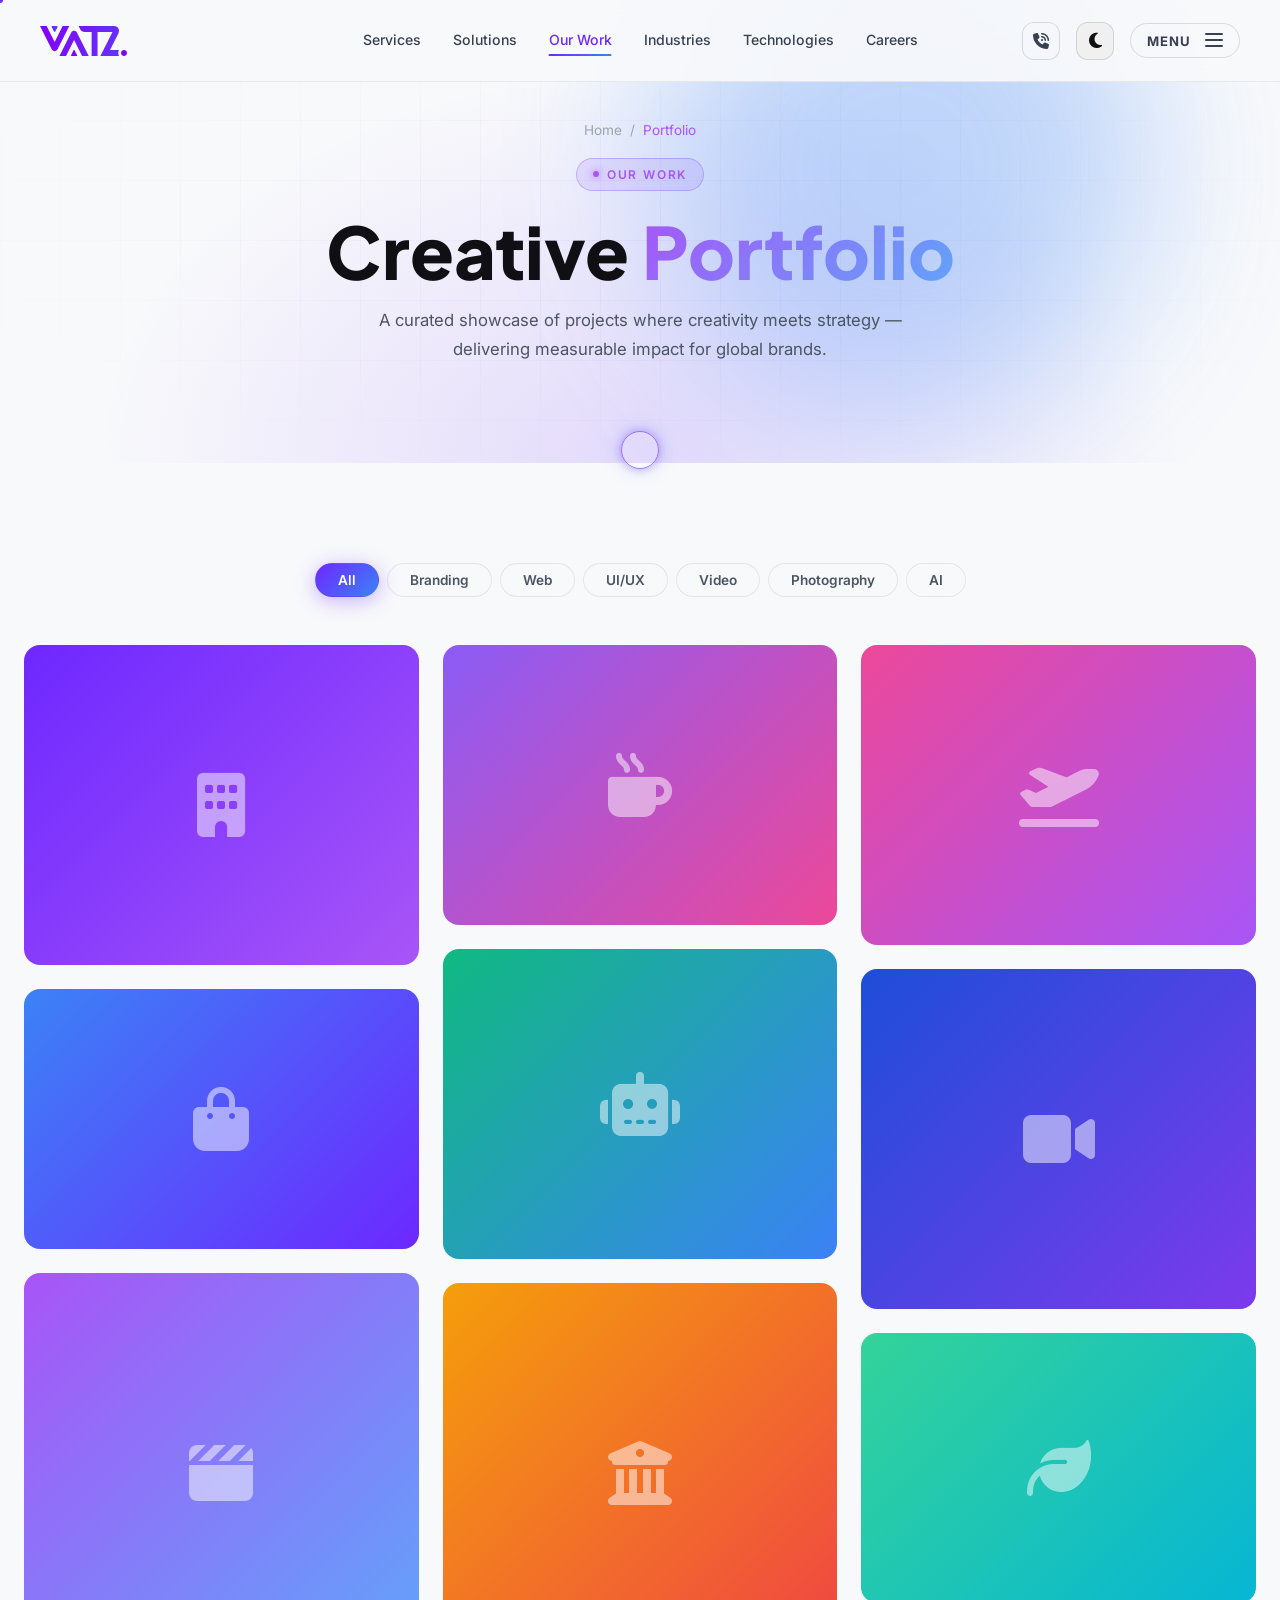
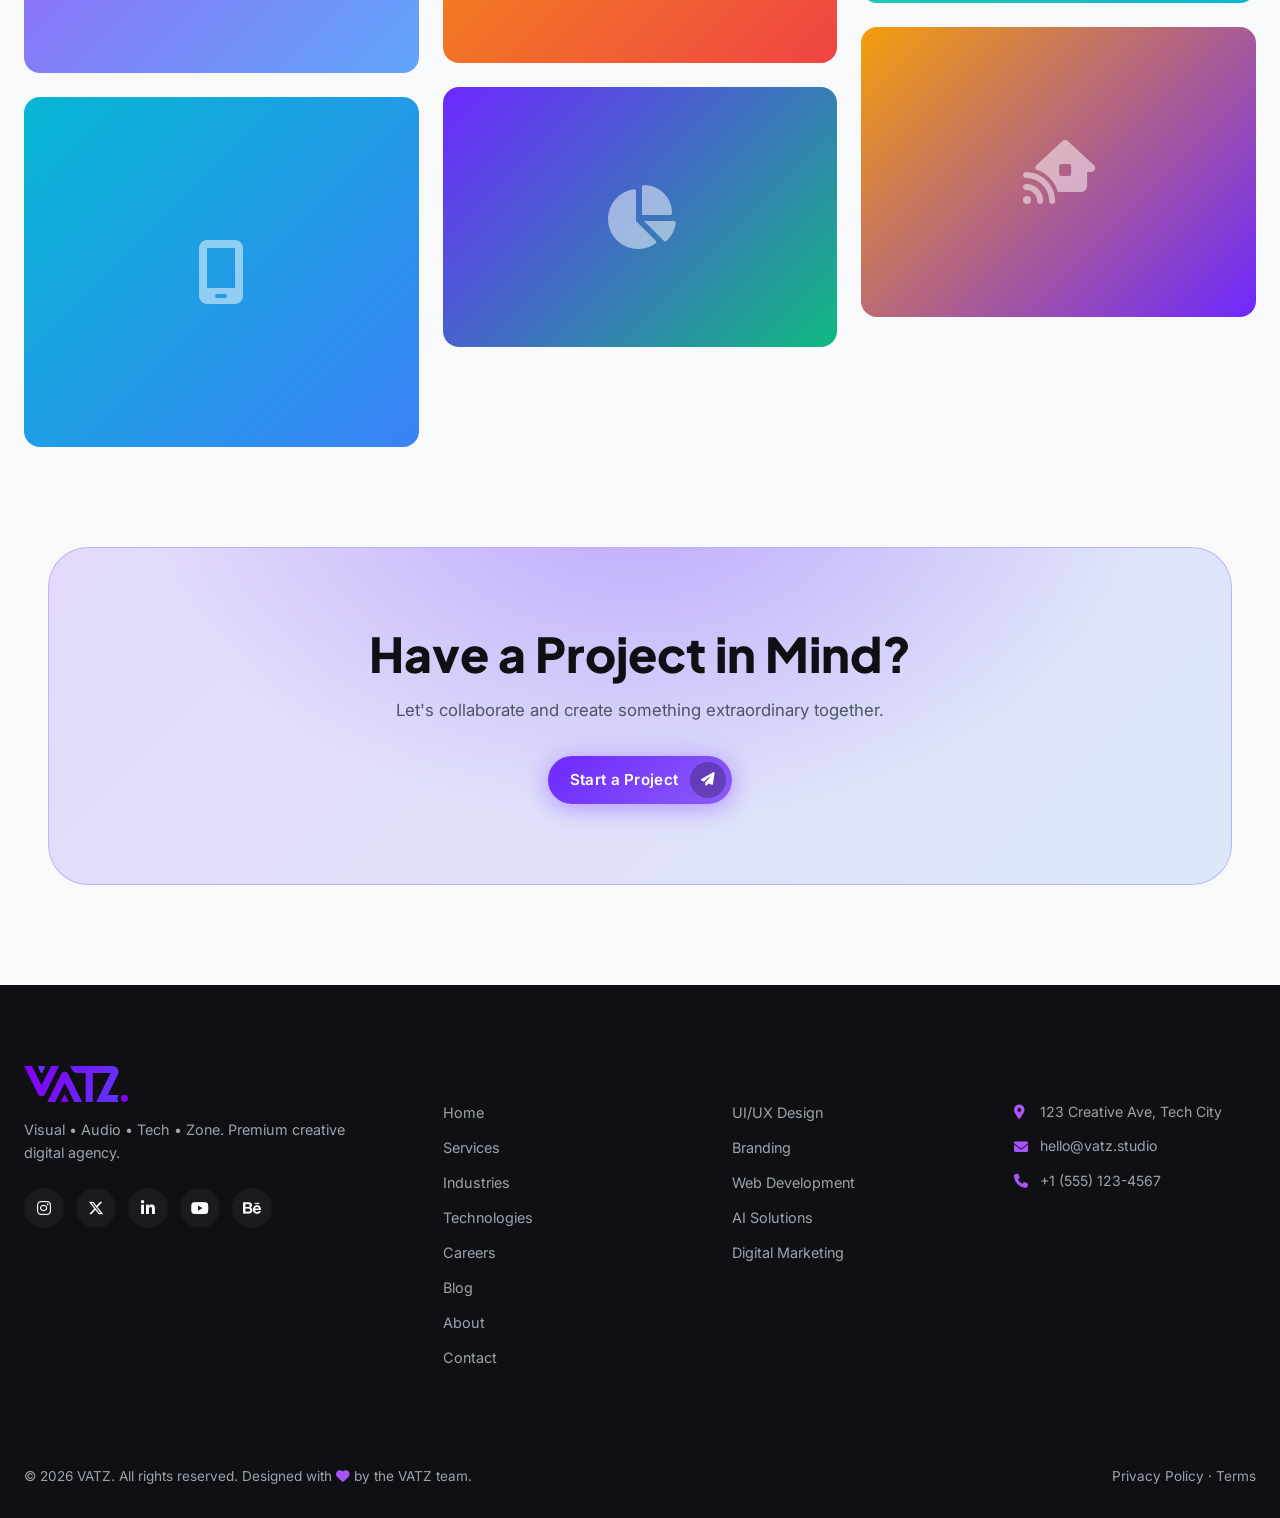
<file: portfolio.html>
<!DOCTYPE html>
<html lang="en">
<head>
  <meta charset="UTF-8">
  <meta name="viewport" content="width=device-width, initial-scale=1.0">
  <meta name="description" content="VATZ Portfolio - Explore our award-winning projects in UI/UX Design, Branding, Web Development, AI Solutions, Photography, Video, and Audio.">
  <meta name="robots" content="index, follow">
  <title>Portfolio | VATZ - Creative Digital Agency</title>
  <link rel="canonical" href="https://vatz.studio/portfolio.html">
  <link rel="icon" type="image/svg+xml" href="data:image/svg+xml,<svg xmlns='http://www.w3.org/2000/svg' viewBox='0 0 100 100'><text y='75' font-size='80' fill='%236D28FF'>V</text></svg>">

  <!-- Open Graph -->
  <meta property="og:type" content="website">
  <meta property="og:site_name" content="VATZ">
  <meta property="og:title" content="Portfolio | VATZ - Creative Digital Agency">
  <meta property="og:description" content="Explore VATZ's award-winning projects in UI/UX Design, Branding, Web Development, AI Solutions, Photography, Video, and Audio.">
  <meta property="og:url" content="https://vatz.studio/portfolio.html">
  <meta property="og:image" content="https://vatz.studio/assets/images/og-cover.jpg">
  <meta property="og:locale" content="en_US">

  <!-- Twitter Card -->
  <meta name="twitter:card" content="summary_large_image">
  <meta name="twitter:title" content="Portfolio | VATZ - Creative Digital Agency">
  <meta name="twitter:description" content="Explore VATZ's award-winning projects in UI/UX Design, Branding, Web Development, AI Solutions, Photography, Video, and Audio.">
  <meta name="twitter:image" content="https://vatz.studio/assets/images/og-cover.jpg">

  <!-- Structured Data -->
  <script type="application/ld+json">
  {
    "@context": "https://schema.org",
    "@type": "BreadcrumbList",
    "itemListElement": [
      { "@type": "ListItem", "position": 1, "name": "Home", "item": "https://vatz.studio/index.html" },
      { "@type": "ListItem", "position": 2, "name": "Portfolio", "item": "https://vatz.studio/portfolio.html" }
    ]
  }
  </script>

  <!-- Font Awesome -->
  <link rel="stylesheet" href="https://cdnjs.cloudflare.com/ajax/libs/font-awesome/6.5.1/css/all.min.css">
  <link rel="stylesheet" href="css/main.css">
</head>
<body>

<!-- ══════════════ PAGE LOADER ══════════════ -->
<div id="page-loader" class="page-loader" role="status" aria-label="Loading" aria-live="polite">
  <div class="loader-inner">
    <div class="loader-logo" aria-hidden="true">
      <svg viewBox="0 0 60 60" fill="none" xmlns="http://www.w3.org/2000/svg" class="loader-logo-svg">
        <polygon class="loader-v" points="5,8 20,52 30,28 40,52 55,8 46,8 30,43 14,8" fill="url(#loaderGrad)"/>
        <defs>
          <linearGradient id="loaderGrad" x1="0%" y1="0%" x2="100%" y2="100%">
            <stop offset="0%"   stop-color="#6D28FF"/>
            <stop offset="100%" stop-color="#3B82F6"/>
          </linearGradient>
        </defs>
      </svg>
    </div>
    <div class="loader-track" aria-hidden="true">
      <div class="loader-bar"></div>
    </div>
    <span class="loader-pct" aria-hidden="true">0</span>
  </div>
  <div class="loader-curtain" aria-hidden="true"></div>
</div>

<a href="#main-content" class="skip-link">Skip to main content</a>

<!-- ══════════════ SITE HEADER ══════════════ -->
<header id="site-header" role="banner">
  <a href="index.html" class="header-logo" aria-label="VATZ — Home">
    <img src="assets/images/logo/VATZ_Logo.svg" alt="VATZ" class="header-logo-img">
  </a>
  <nav class="header-nav" aria-label="Primary navigation">
    <a href="services.html"     class="header-nav-link" data-page="services.html">Services</a>
    <a href="solutions.html"    class="header-nav-link" data-page="solutions.html">Solutions</a>
    <a href="portfolio.html"    class="header-nav-link active" data-page="portfolio.html">Our Work</a>
    <a href="industries.html"   class="header-nav-link" data-page="industries.html">Industries</a>
    <a href="technologies.html" class="header-nav-link" data-page="technologies.html">Technologies</a>
    <a href="careers.html"      class="header-nav-link" data-page="careers.html">Careers</a>
  </nav>
  <div class="header-right">
    <a href="tel:+15551234567" class="header-phone-btn" aria-label="Call us">
      <i class="fa-solid fa-phone-volume"></i>
    </a>
    <!-- Theme toggle -->
    <button class="theme-toggle" aria-label="Switch to light mode" aria-pressed="false">
      <i class="fa-solid fa-moon theme-icon theme-icon-moon" aria-hidden="true"></i>
      <i class="fa-solid fa-sun  theme-icon theme-icon-sun"  aria-hidden="true"></i>
    </button>
    <button class="mega-menu-trigger" aria-controls="mega-menu-overlay" aria-expanded="false" aria-label="Toggle navigation menu">
      <div class="mega-trigger-label-wrap">
        <span class="mega-trigger-label-menu">MENU</span>
        <span class="mega-trigger-label-close" aria-hidden="true">CLOSE</span>
      </div>
      <div class="mega-trigger-lines" aria-hidden="true"><span></span><span></span><span></span></div>
    </button>
  </div>
</header>

<!-- ══════════════ MEGA MENU OVERLAY ══════════════ -->
<div id="mega-menu-overlay" class="mega-menu-overlay" role="dialog" aria-modal="true" aria-label="Site navigation">
  <div class="mm-body">
    <ul class="mm-main" aria-label="Menu links">
      <li class="mm-item">
        <a href="about.html" class="mm-link" data-page="about.html">
          <span class="mm-link-num">01</span>About Us
          <span class="mm-link-arrow" aria-hidden="true"><i class="fa-solid fa-arrow-right"></i></span>
        </a>
      </li>
      <li class="mm-item-divider" role="separator"></li>
      <li class="mm-item">
        <a href="blog.html" class="mm-link" data-page="blog.html">
          <span class="mm-link-num">02</span>Blog
          <span class="mm-link-arrow" aria-hidden="true"><i class="fa-solid fa-arrow-right"></i></span>
        </a>
      </li>
      <li class="mm-item-divider" role="separator"></li>
      <li class="mm-item">
        <a href="industries.html" class="mm-link" data-page="industries.html">
          <span class="mm-link-num">03</span>Industries
          <span class="mm-link-arrow" aria-hidden="true"><i class="fa-solid fa-arrow-right"></i></span>
        </a>
      </li>
      <li class="mm-item-divider" role="separator"></li>
      <li class="mm-item">
        <a href="contact.html" class="mm-link" data-page="contact.html">
          <span class="mm-link-num">04</span>Contact Us
          <span class="mm-link-arrow" aria-hidden="true"><i class="fa-solid fa-arrow-right"></i></span>
        </a>
      </li>
    </ul>
    <!-- Responsive-only extra links (hidden on desktop ≥1101px) -->
    <div class="mm-extra-links" aria-label="More page links">
      <div class="mm-extra-divider"></div>
      <li class="mm-item" style="list-style:none;"><a href="index.html" class="mm-link" data-page="index.html"><span class="mm-link-num">05</span>Home<span class="mm-link-arrow" aria-hidden="true"><i class="fa-solid fa-arrow-right"></i></span></a></li>
      <div class="mm-extra-divider"></div>
      <li class="mm-item" style="list-style:none;"><a href="services.html" class="mm-link" data-page="services.html"><span class="mm-link-num">06</span>Services<span class="mm-link-arrow" aria-hidden="true"><i class="fa-solid fa-arrow-right"></i></span></a></li>
      <div class="mm-extra-divider"></div>
      <li class="mm-item" style="list-style:none;"><a href="solutions.html" class="mm-link" data-page="solutions.html"><span class="mm-link-num">07</span>Solutions<span class="mm-link-arrow" aria-hidden="true"><i class="fa-solid fa-arrow-right"></i></span></a></li>
      <div class="mm-extra-divider"></div>
      <li class="mm-item" style="list-style:none;"><a href="portfolio.html" class="mm-link active" data-page="portfolio.html"><span class="mm-link-num">08</span>Our Work<span class="mm-link-arrow" aria-hidden="true"><i class="fa-solid fa-arrow-right"></i></span></a></li>
      <div class="mm-extra-divider"></div>
      <li class="mm-item" style="list-style:none;"><a href="technologies.html" class="mm-link" data-page="technologies.html"><span class="mm-link-num">09</span>Technologies<span class="mm-link-arrow" aria-hidden="true"><i class="fa-solid fa-arrow-right"></i></span></a></li>
      <div class="mm-extra-divider"></div>
      <li class="mm-item" style="list-style:none;"><a href="careers.html" class="mm-link" data-page="careers.html"><span class="mm-link-num">10</span>Careers<span class="mm-link-arrow" aria-hidden="true"><i class="fa-solid fa-arrow-right"></i></span></a></li>
    </div>
    <div class="mm-info-panel" aria-hidden="true">
      <div>
        <h2 class="mm-info-heading">About VATZ</h2>
        <p class="mm-info-desc">VATZ is a premium creative digital agency blending visual artistry, audio excellence, and cutting-edge technology to deliver transformative brand experiences for clients worldwide.</p>
      </div>
      <div class="mm-stats">
        <div class="mm-stat-item">
          <div class="mm-stat-num">10<span class="mm-stat-plus">+</span></div>
          <div class="mm-stat-label">Years of Expertise</div>
        </div>
        <div class="mm-stat-item">
          <div class="mm-stat-num">150<span class="mm-stat-plus">+</span></div>
          <div class="mm-stat-label">Clients Globally</div>
        </div>
        <div class="mm-stat-item">
          <div class="mm-stat-num">250<span class="mm-stat-plus">+</span></div>
          <div class="mm-stat-label">Completed Projects</div>
        </div>
        <div class="mm-stat-item">
          <div class="mm-stat-num">40<span class="mm-stat-plus">+</span></div>
          <div class="mm-stat-label">Dedicated Creators</div>
        </div>
      </div>
      <a href="about.html" class="mm-info-cta">More about Us <i class="fa-solid fa-arrow-right"></i></a>
    </div>
  </div>
  <div class="mm-footer">
    <div class="mm-footer-links">
      <a href="index.html"        class="mm-footer-link"><i class="fa-solid fa-house"></i> Home</a>
      <a href="services.html"     class="mm-footer-link"><i class="fa-solid fa-gears"></i> Services</a>
      <a href="technologies.html" class="mm-footer-link"><i class="fa-solid fa-microchip"></i> Technologies</a>
    </div>
    <a href="contact.html" class="mm-cta-btn">Start a Project <i class="fa-solid fa-paper-plane"></i></a>
  </div>
</div>

  <!-- Page Hero -->
  <section class="page-hero" id="main-content">
    <div class="hero-grid-bg"></div>
    <div class="hero-bg-orb"></div>
    <div class="hero-bg-orb"></div>
    <div class="container page-hero-content">
      <nav class="breadcrumb" aria-label="Breadcrumb">
        <a href="index.html">Home</a>
        <span class="sep">/</span>
        <span style="color: var(--purple-400);">Portfolio</span>
      </nav>
      <span class="section-label reveal">Our Work</span>
      <h1 class="section-title reveal delay-1" style="font-size: clamp(2.5rem, 6vw, 4.5rem);">
        Creative <span class="gradient-text">Portfolio</span>
      </h1>
      <p class="section-subtitle reveal delay-2" style="margin: 0 auto; text-align: center;">
        A curated showcase of projects where creativity meets strategy — delivering measurable impact for global brands.
      </p>
    </div>
  </section>

  <!-- Portfolio Section -->
  <section class="section">
    <div class="container">

      <!-- Filter Bar -->
      <div class="filter-bar reveal">
        <button class="filter-btn active" data-filter="all">All</button>
        <button class="filter-btn" data-filter="branding">Branding</button>
        <button class="filter-btn" data-filter="web">Web</button>
        <button class="filter-btn" data-filter="ux">UI/UX</button>
        <button class="filter-btn" data-filter="video">Video</button>
        <button class="filter-btn" data-filter="photo">Photography</button>
        <button class="filter-btn" data-filter="ai">AI</button>
      </div>

      <!-- Masonry Grid -->
      <div class="masonry-grid">

        <!-- Branding Projects -->
        <div class="masonry-item reveal" data-category="branding" data-lightbox data-title="TechCorp Identity System">
          <div style="background: linear-gradient(135deg, #6D28FF 0%, #A855F7 100%); height: 320px; display:flex; align-items:center; justify-content:center; font-size:4rem;"><i class="fa-solid fa-building" style="color:rgba(255,255,255,0.5);"></i></div>
          <div class="masonry-overlay">
            <p class="masonry-item-cat">Branding</p>
            <p class="masonry-item-title">TechCorp Identity System</p>
          </div>
        </div>

        <div class="masonry-item reveal delay-1" data-category="web" data-lightbox data-title="Fashion E-Commerce Store">
          <div style="background: linear-gradient(135deg, #3B82F6 0%, #6D28FF 100%); height: 260px; display:flex; align-items:center; justify-content:center; font-size:4rem;"><i class="fa-solid fa-bag-shopping" style="color:rgba(255,255,255,0.5);"></i></div>
          <div class="masonry-overlay">
            <p class="masonry-item-cat">Web Development</p>
            <p class="masonry-item-title">Fashion E-Commerce Store</p>
          </div>
        </div>

        <div class="masonry-item reveal delay-2" data-category="video" data-lightbox data-title="Product Launch Film">
          <div style="background: linear-gradient(135deg, #A855F7 0%, #60A5FA 100%); height: 400px; display:flex; align-items:center; justify-content:center; font-size:4rem;"><i class="fa-solid fa-clapperboard" style="color:rgba(255,255,255,0.5);"></i></div>
          <div class="masonry-overlay">
            <p class="masonry-item-cat">Videography</p>
            <p class="masonry-item-title">Product Launch Film</p>
          </div>
        </div>

        <div class="masonry-item reveal delay-1" data-category="ux" data-lightbox data-title="FinTech Mobile App">
          <div style="background: linear-gradient(135deg, #06B6D4 0%, #3B82F6 100%); height: 350px; display:flex; align-items:center; justify-content:center; font-size:4rem;"><i class="fa-solid fa-mobile-screen" style="color:rgba(255,255,255,0.5);"></i></div>
          <div class="masonry-overlay">
            <p class="masonry-item-cat">UI/UX Design</p>
            <p class="masonry-item-title">FinTech Mobile App</p>
          </div>
        </div>

        <div class="masonry-item reveal delay-2" data-category="branding" data-lightbox data-title="Luxe Coffee Brand">
          <div style="background: linear-gradient(135deg, #8B5CF6 0%, #EC4899 100%); height: 280px; display:flex; align-items:center; justify-content:center; font-size:4rem;"><i class="fa-solid fa-mug-hot" style="color:rgba(255,255,255,0.5);"></i></div>
          <div class="masonry-overlay">
            <p class="masonry-item-cat">Branding</p>
            <p class="masonry-item-title">Luxe Coffee Brand</p>
          </div>
        </div>

        <div class="masonry-item reveal delay-3" data-category="ai" data-lightbox data-title="AI Analytics Dashboard">
          <div style="background: linear-gradient(135deg, #10B981 0%, #3B82F6 100%); height: 310px; display:flex; align-items:center; justify-content:center; font-size:4rem;"><i class="fa-solid fa-robot" style="color:rgba(255,255,255,0.5);"></i></div>
          <div class="masonry-overlay">
            <p class="masonry-item-cat">AI Solutions</p>
            <p class="masonry-item-title">AI Analytics Dashboard</p>
          </div>
        </div>

        <div class="masonry-item reveal" data-category="photo" data-lightbox data-title="Architecture Editorial">
          <div style="background: linear-gradient(135deg, #F59E0B 0%, #EF4444 100%); height: 380px; display:flex; align-items:center; justify-content:center; font-size:4rem;"><i class="fa-solid fa-building-columns" style="color:rgba(255,255,255,0.5);"></i></div>
          <div class="masonry-overlay">
            <p class="masonry-item-cat">Photography</p>
            <p class="masonry-item-title">Architecture Editorial</p>
          </div>
        </div>

        <div class="masonry-item reveal delay-1" data-category="web" data-lightbox data-title="SaaS Platform Dashboard">
          <div style="background: linear-gradient(135deg, #6D28FF 0%, #10B981 100%); height: 260px; display:flex; align-items:center; justify-content:center; font-size:4rem;"><i class="fa-solid fa-chart-pie" style="color:rgba(255,255,255,0.5);"></i></div>
          <div class="masonry-overlay">
            <p class="masonry-item-cat">Web Development</p>
            <p class="masonry-item-title">SaaS Platform Dashboard</p>
          </div>
        </div>

        <div class="masonry-item reveal delay-2" data-category="ux" data-lightbox data-title="Travel App Redesign">
          <div style="background: linear-gradient(135deg, #EC4899 0%, #A855F7 100%); height: 300px; display:flex; align-items:center; justify-content:center; font-size:4rem;"><i class="fa-solid fa-plane-departure" style="color:rgba(255,255,255,0.5);"></i></div>
          <div class="masonry-overlay">
            <p class="masonry-item-cat">UI/UX Design</p>
            <p class="masonry-item-title">Travel App Redesign</p>
          </div>
        </div>

        <div class="masonry-item reveal delay-3" data-category="video" data-lightbox data-title="Corporate Brand Documentary">
          <div style="background: linear-gradient(135deg, #1D4ED8 0%, #7C3AED 100%); height: 340px; display:flex; align-items:center; justify-content:center; font-size:4rem;"><i class="fa-solid fa-video" style="color:rgba(255,255,255,0.5);"></i></div>
          <div class="masonry-overlay">
            <p class="masonry-item-cat">Videography</p>
            <p class="masonry-item-title">Corporate Brand Documentary</p>
          </div>
        </div>

        <div class="masonry-item reveal" data-category="branding" data-lightbox data-title="Wellness App Branding">
          <div style="background: linear-gradient(135deg, #34D399 0%, #06B6D4 100%); height: 270px; display:flex; align-items:center; justify-content:center; font-size:4rem;"><i class="fa-solid fa-leaf" style="color:rgba(255,255,255,0.5);"></i></div>
          <div class="masonry-overlay">
            <p class="masonry-item-cat">Branding</p>
            <p class="masonry-item-title">Wellness App Branding</p>
          </div>
        </div>

        <div class="masonry-item reveal delay-1" data-category="ai" data-lightbox data-title="Smart Home Automation">
          <div style="background: linear-gradient(135deg, #F59E0B 0%, #6D28FF 100%); height: 290px; display:flex; align-items:center; justify-content:center; font-size:4rem;"><i class="fa-solid fa-house-signal" style="color:rgba(255,255,255,0.5);"></i></div>
          <div class="masonry-overlay">
            <p class="masonry-item-cat">AI Solutions</p>
            <p class="masonry-item-title">Smart Home Automation</p>
          </div>
        </div>

      </div><!-- /masonry-grid -->
    </div>
  </section>

  <!-- Lightbox -->
  <div id="lightbox" class="lightbox" role="dialog" aria-label="Image preview">
    <button class="lightbox-close" aria-label="Close">✕</button>
    <button class="lightbox-prev" aria-label="Previous">‹</button>
    <button class="lightbox-next" aria-label="Next">›</button>
    <div style="text-align: center; position: relative; z-index: 2; padding: 1rem;">
      <!-- For CSS gradient tiles we show a styled card instead of an img -->
      <div id="lightbox-visual" style="width: 70vw; max-width: 900px; height: 60vh; border-radius: 16px; display: flex; align-items: center; justify-content: center; font-size: 6rem; margin: 0 auto;"></div>
      <p id="lightbox-cat" style="font-size: 0.8rem; color: var(--purple-400); text-transform: uppercase; letter-spacing: 0.1em; margin-top: 1rem;"></p>
      <p id="lightbox-title" style="font-size: 1.4rem; font-weight: 700; color: #fff; margin-top: 0.25rem;"></p>
    </div>
  </div>

  <!-- CTA -->
  <section class="section" style="padding-top: 0;">
    <div class="container">
      <div class="cta-section reveal">
        <h2 class="cta-title">Have a Project in Mind?</h2>
        <p class="cta-subtitle">Let's collaborate and create something extraordinary together.</p>
        <a href="contact.html" class="btn btn-primary">Start a Project <i class="fa-solid fa-paper-plane"></i></a>
      </div>
    </div>
  </section>

  <!-- Footer -->
  <footer>
    <div class="container">
      <div class="footer-grid">
        <div>
          <div class="footer-logo"><img src="assets/images/logo/VATZ_Logo.svg" alt="VATZ" class="footer-logo-img"></div>
          <p class="footer-tagline">Visual • Audio • Tech • Zone. Premium creative digital agency.</p>
          <div class="social-links">
            <a href="#" class="social-link" aria-label="Instagram"><i class="fa-brands fa-instagram"></i></a>
            <a href="#" class="social-link" aria-label="Twitter"><i class="fa-brands fa-x-twitter"></i></a>
            <a href="#" class="social-link" aria-label="LinkedIn"><i class="fa-brands fa-linkedin-in"></i></a>
            <a href="#" class="social-link" aria-label="YouTube"><i class="fa-brands fa-youtube"></i></a>
            <a href="#" class="social-link" aria-label="Behance"><i class="fa-brands fa-behance"></i></a>
          </div>
        </div>
        <div>
          <h4 class="footer-heading">Quick Links</h4>
          <ul class="footer-links">
            <li><a href="index.html">Home</a></li>
            <li><a href="services.html">Services</a></li>
            <li><a href="industries.html">Industries</a></li>
            <li><a href="technologies.html">Technologies</a></li>
            <li><a href="careers.html">Careers</a></li>
            <li><a href="blog.html">Blog</a></li>
            <li><a href="about.html">About</a></li>
            <li><a href="contact.html">Contact</a></li>
          </ul>
        </div>
        <div>
          <h4 class="footer-heading">Services</h4>
          <ul class="footer-links">
            <li><a href="services.html">UI/UX Design</a></li>
            <li><a href="services.html">Branding</a></li>
            <li><a href="services.html">Web Development</a></li>
            <li><a href="services.html">AI Solutions</a></li>
            <li><a href="services.html">Digital Marketing</a></li>
          </ul>
        </div>
        <div>
          <h4 class="footer-heading">Contact</h4>
          <div class="footer-contact-item"><i class="fa-solid fa-location-dot" style="color:var(--purple-400);width:16px;"></i> 123 Creative Ave, Tech City</div>
          <div class="footer-contact-item"><i class="fa-solid fa-envelope" style="color:var(--purple-400);width:16px;"></i> hello@vatz.studio</div>
          <div class="footer-contact-item"><i class="fa-solid fa-phone" style="color:var(--purple-400);width:16px;"></i> +1 (555) 123-4567</div>
        </div>
      </div>
      <div class="footer-bottom">
        <p>© 2026 VATZ. All rights reserved. Designed with <i class="fa-solid fa-heart" style="color:var(--purple-400);"></i> by the VATZ team.</p>
        <p><a href="#" style="color: var(--text-muted);">Privacy Policy</a> · <a href="#" style="color: var(--text-muted);">Terms</a></p>
      </div>
    </div>
  </footer>

<button id="scrollTop" aria-label="Scroll to top">
  <div class="scroll-top-circle">
    <i class="fa-solid fa-arrow-up"></i>
  </div>
  <div class="scroll-top-line"></div>
  <span class="scroll-top-text">Top</span>
</button>
  <script src="js/main.js"></script>
  <script src="js/portfolio.js"></script>
  
</body>
</html>
</file>
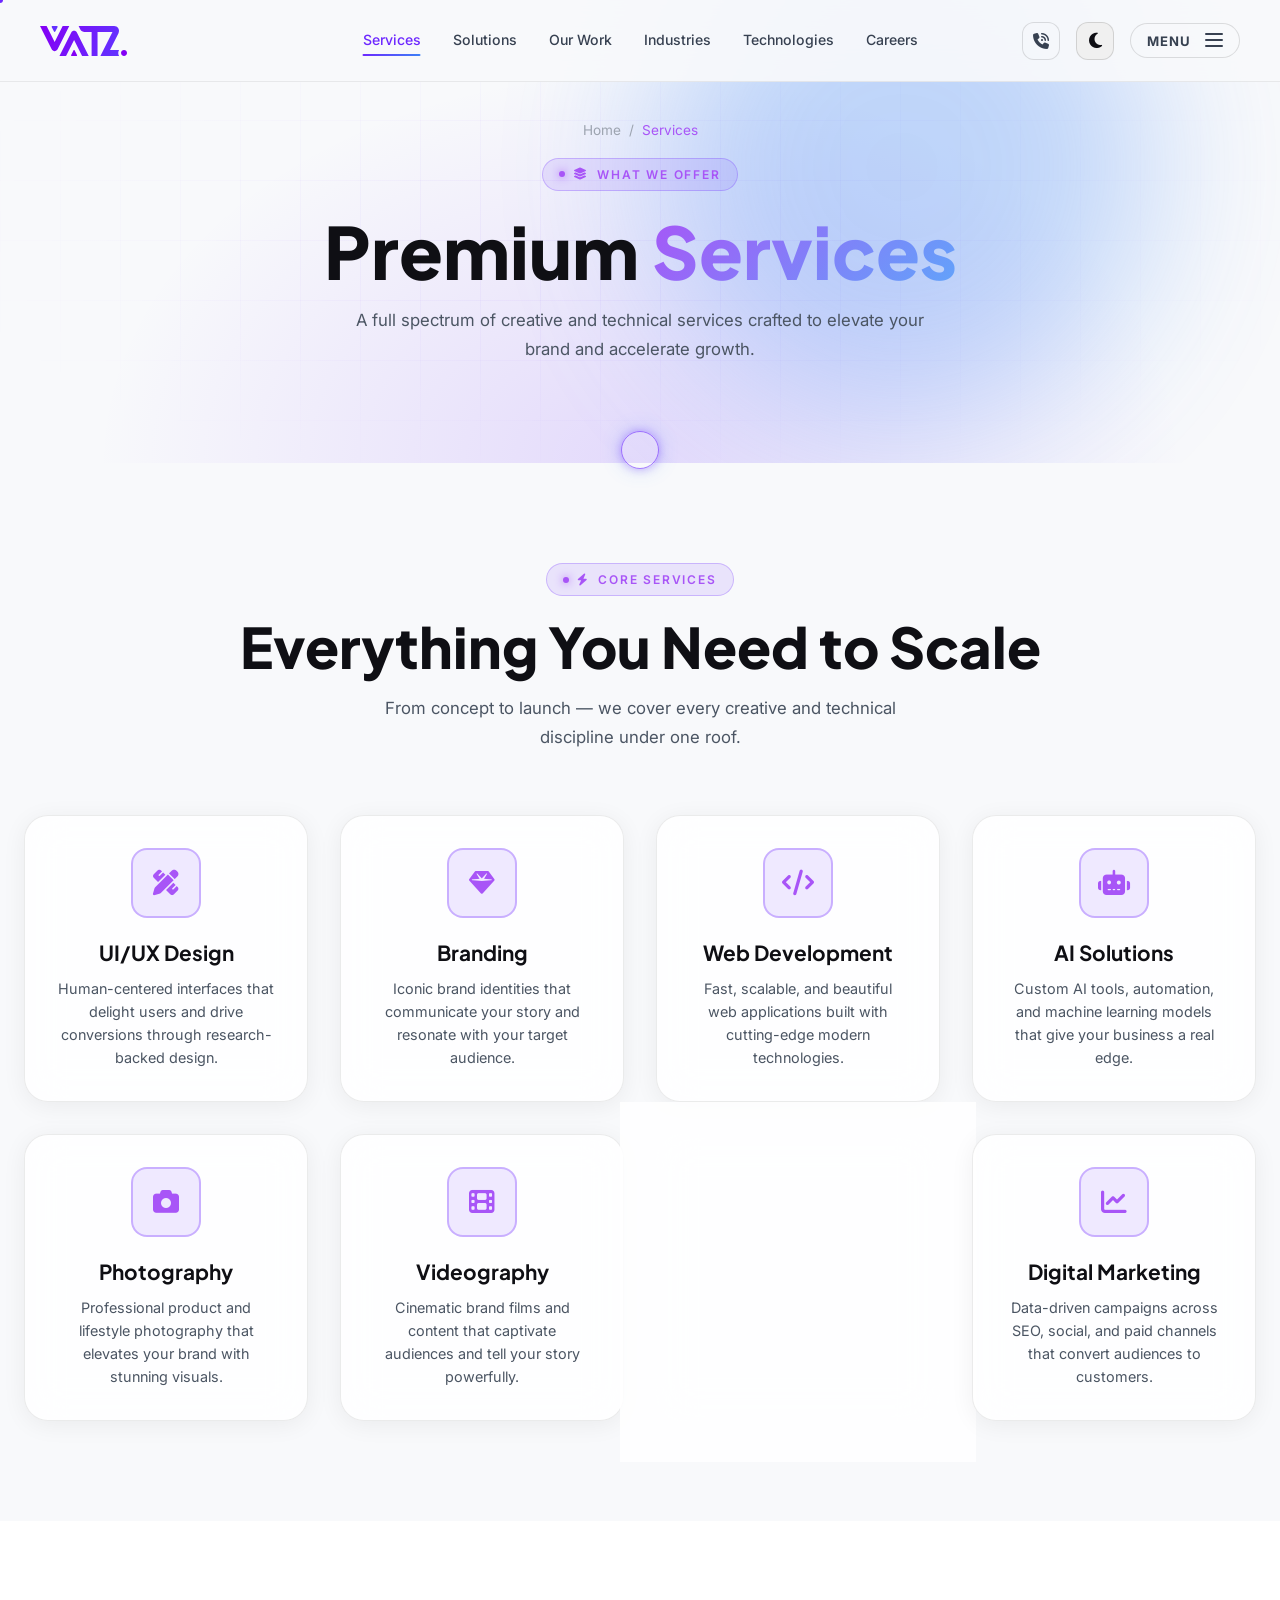
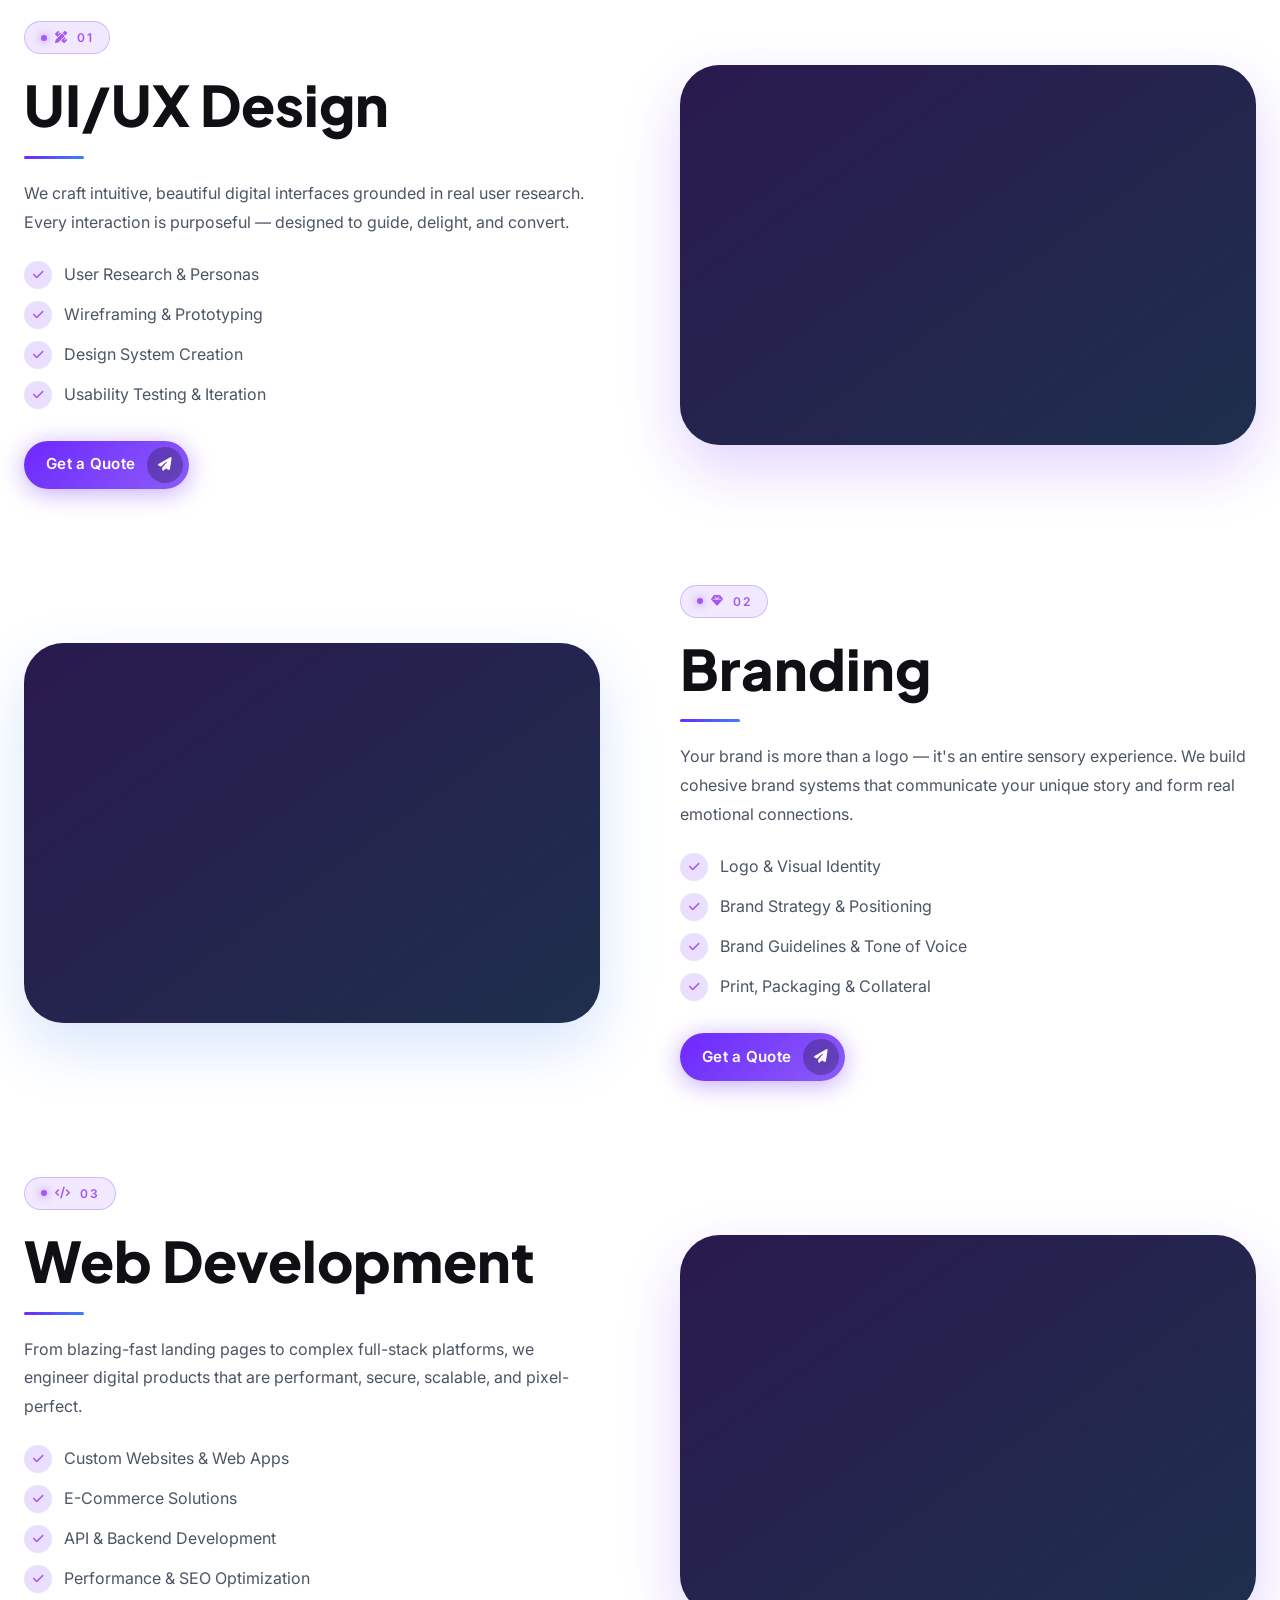
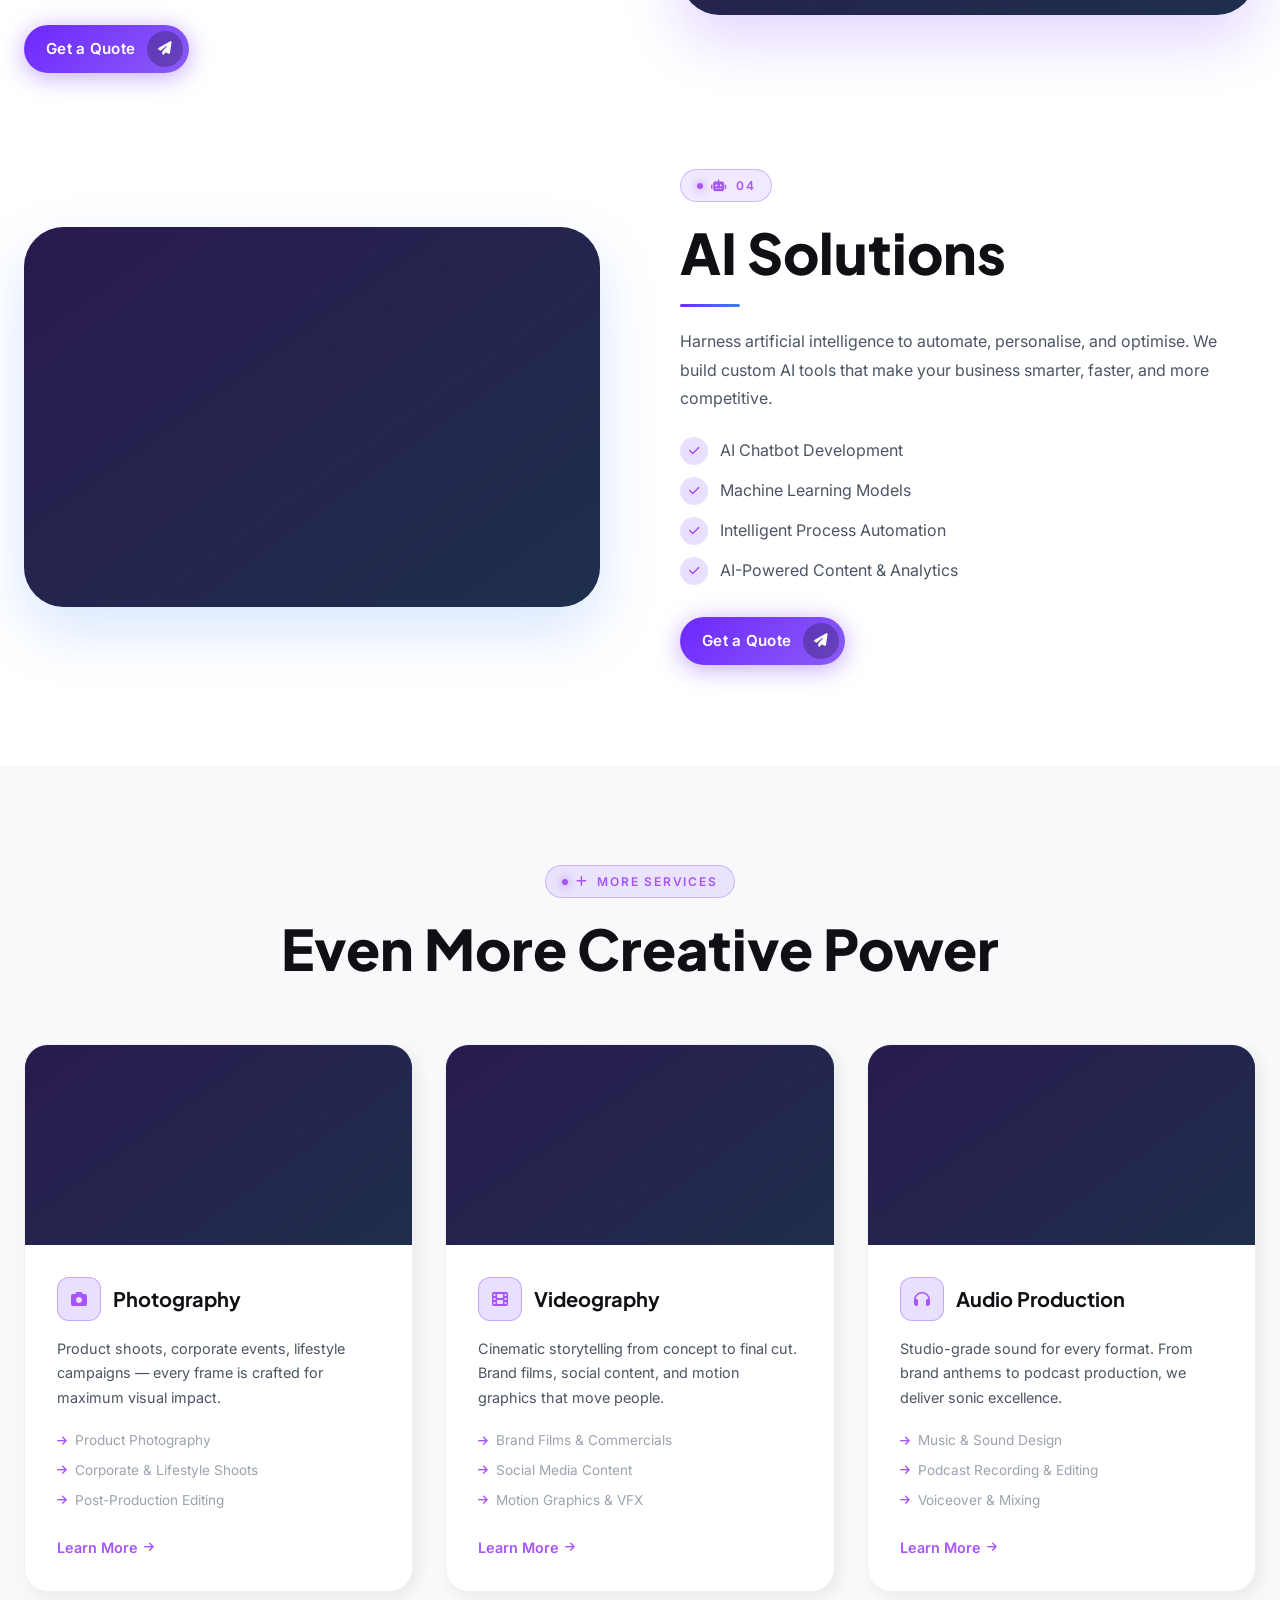
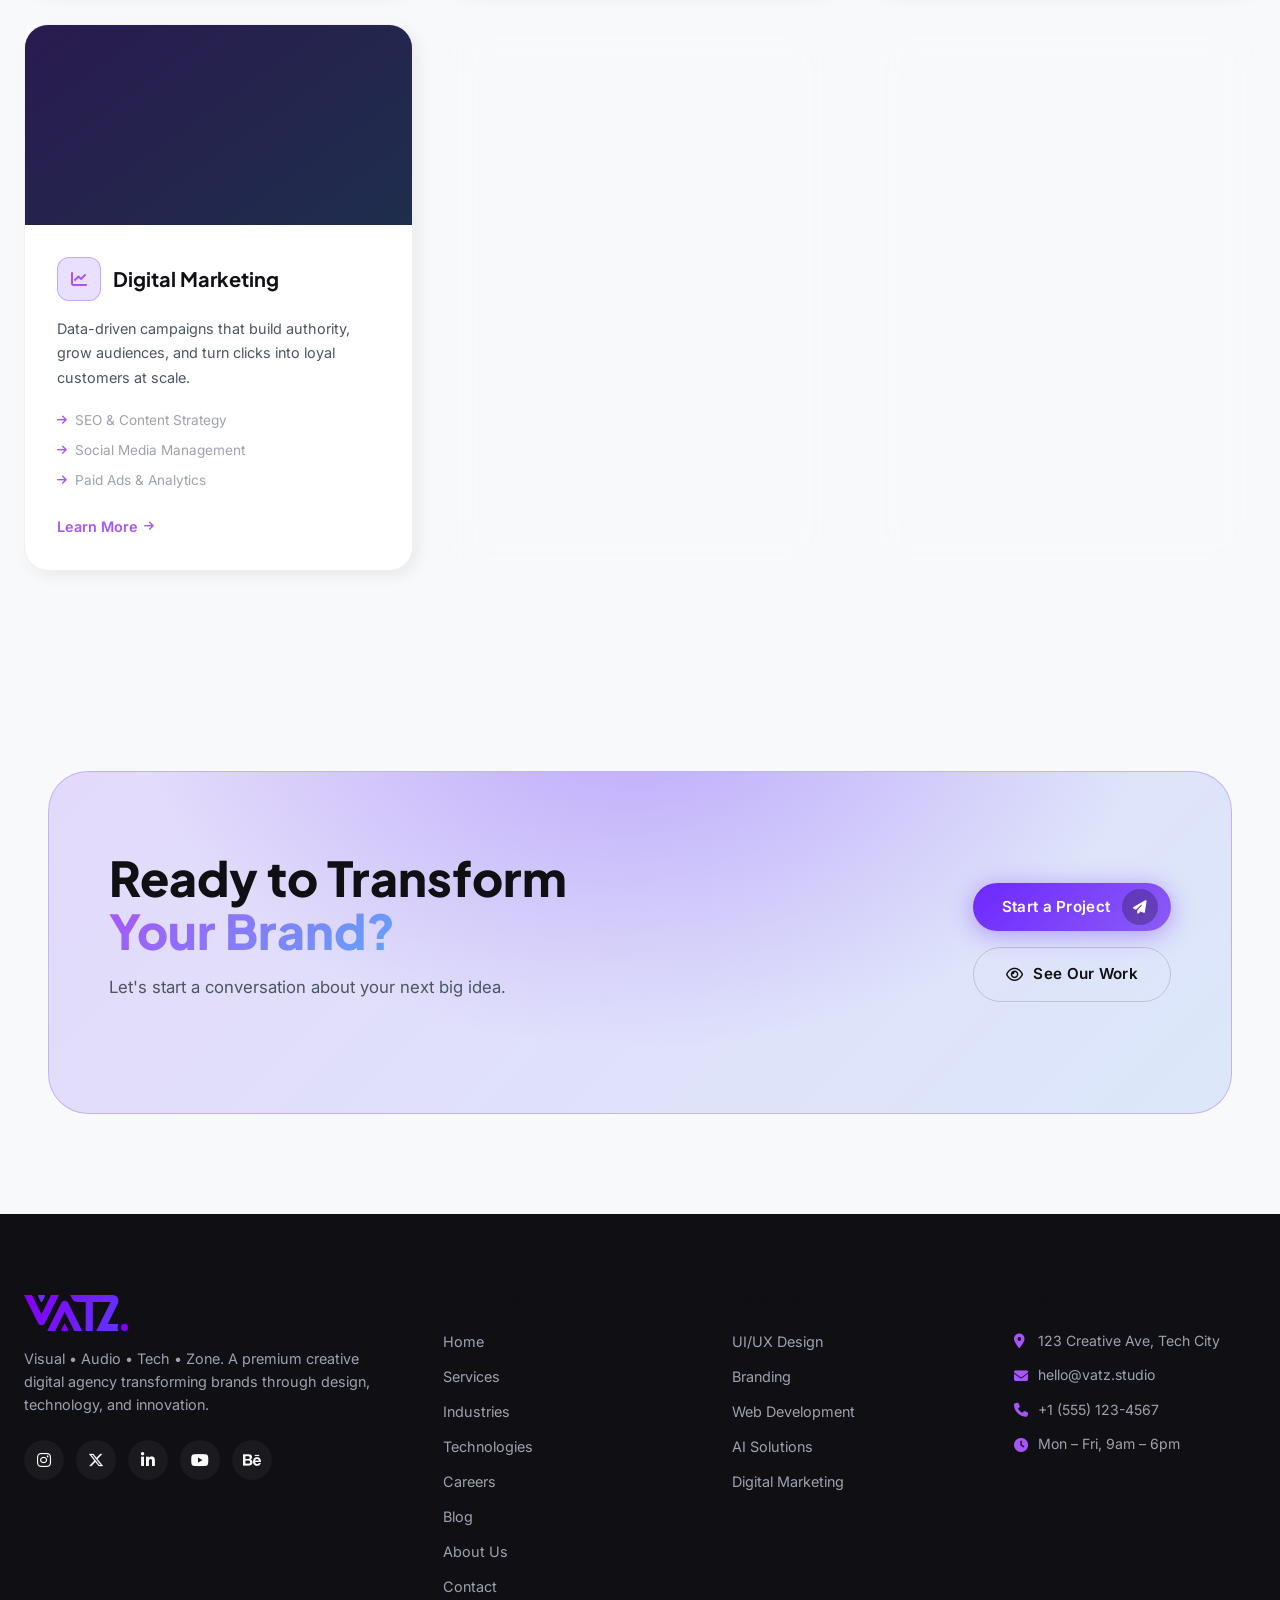
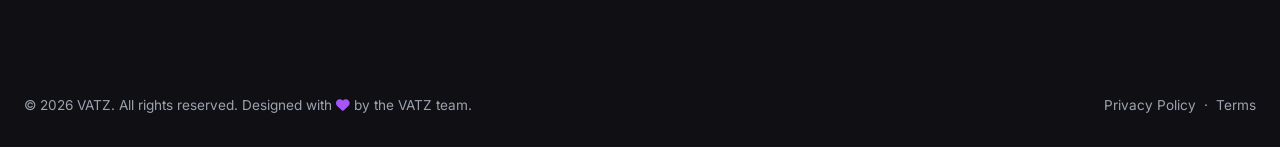
<file: services.html>
<!DOCTYPE html>
<html lang="en">
<head>
  <meta charset="UTF-8">
  <meta name="viewport" content="width=device-width, initial-scale=1.0">
  <meta name="description" content="VATZ Services — UI/UX Design, Branding, Web Development, AI Solutions, Photography, Videography, Audio Production, Digital Marketing.">
  <meta name="robots" content="index, follow">
  <title>Services | VATZ — Creative Digital Agency</title>
  <link rel="canonical" href="https://vatz.studio/services.html">
  <link rel="icon" type="image/svg+xml" href="data:image/svg+xml,<svg xmlns='http://www.w3.org/2000/svg' viewBox='0 0 100 100'><text y='75' font-size='80' fill='%236D28FF'>V</text></svg>">

  <!-- Open Graph -->
  <meta property="og:type" content="website">
  <meta property="og:site_name" content="VATZ">
  <meta property="og:title" content="Services | VATZ — Creative Digital Agency">
  <meta property="og:description" content="UI/UX Design, Branding, Web Development, AI Solutions, Photography, Videography, Audio Production, Digital Marketing.">
  <meta property="og:url" content="https://vatz.studio/services.html">
  <meta property="og:image" content="https://vatz.studio/assets/images/og-cover.jpg">
  <meta property="og:locale" content="en_US">

  <!-- Twitter Card -->
  <meta name="twitter:card" content="summary_large_image">
  <meta name="twitter:title" content="Services | VATZ — Creative Digital Agency">
  <meta name="twitter:description" content="UI/UX Design, Branding, Web Development, AI Solutions, Photography, Videography, Audio Production, Digital Marketing.">
  <meta name="twitter:image" content="https://vatz.studio/assets/images/og-cover.jpg">

  <!-- Structured Data -->
  <script type="application/ld+json">
  {
    "@context": "https://schema.org",
    "@type": "Service",
    "serviceType": "Creative Digital Agency Services",
    "provider": { "@type": "Organization", "name": "VATZ", "url": "https://vatz.studio/index.html" },
    "areaServed": "Global",
    "hasOfferCatalog": {
      "@type": "OfferCatalog",
      "name": "VATZ Services",
      "itemListElement": [
        { "@type": "Offer", "itemOffered": { "@type": "Service", "name": "UI/UX Design" } },
        { "@type": "Offer", "itemOffered": { "@type": "Service", "name": "Branding" } },
        { "@type": "Offer", "itemOffered": { "@type": "Service", "name": "Web Development" } },
        { "@type": "Offer", "itemOffered": { "@type": "Service", "name": "AI Solutions" } },
        { "@type": "Offer", "itemOffered": { "@type": "Service", "name": "Photography" } },
        { "@type": "Offer", "itemOffered": { "@type": "Service", "name": "Videography" } },
        { "@type": "Offer", "itemOffered": { "@type": "Service", "name": "Audio Production" } },
        { "@type": "Offer", "itemOffered": { "@type": "Service", "name": "Digital Marketing" } }
      ]
    }
  }
  </script>

  <link rel="stylesheet" href="https://cdnjs.cloudflare.com/ajax/libs/font-awesome/6.5.1/css/all.min.css">
  <link rel="stylesheet" href="css/main.css">
</head>
<body>

<!-- ══════════════ PAGE LOADER ══════════════ -->
<div id="page-loader" class="page-loader" role="status" aria-label="Loading" aria-live="polite">
  <div class="loader-inner">
    <div class="loader-logo" aria-hidden="true">
      <svg viewBox="0 0 60 60" fill="none" xmlns="http://www.w3.org/2000/svg" class="loader-logo-svg">
        <polygon class="loader-v" points="5,8 20,52 30,28 40,52 55,8 46,8 30,43 14,8" fill="url(#loaderGrad)"/>
        <defs>
          <linearGradient id="loaderGrad" x1="0%" y1="0%" x2="100%" y2="100%">
            <stop offset="0%"   stop-color="#6D28FF"/>
            <stop offset="100%" stop-color="#3B82F6"/>
          </linearGradient>
        </defs>
      </svg>
    </div>
    <div class="loader-track" aria-hidden="true">
      <div class="loader-bar"></div>
    </div>
    <span class="loader-pct" aria-hidden="true">0</span>
  </div>
  <div class="loader-curtain" aria-hidden="true"></div>
</div>

<a href="#main-content" class="skip-link">Skip to main content</a>

<!-- ══════════════ SITE HEADER ══════════════ -->
<header id="site-header" role="banner">
  <a href="index.html" class="header-logo" aria-label="VATZ — Home">
    <img src="assets/images/logo/VATZ_Logo.svg" alt="VATZ" class="header-logo-img">
  </a>
  <nav class="header-nav" aria-label="Primary navigation">
    <a href="services.html"     class="header-nav-link" data-page="services.html">Services</a>
    <a href="solutions.html"    class="header-nav-link" data-page="solutions.html">Solutions</a>
    <a href="portfolio.html"    class="header-nav-link" data-page="portfolio.html">Our Work</a>
    <a href="industries.html"   class="header-nav-link" data-page="industries.html">Industries</a>
    <a href="technologies.html" class="header-nav-link" data-page="technologies.html">Technologies</a>
    <a href="careers.html"      class="header-nav-link" data-page="careers.html">Careers</a>
  </nav>
  <div class="header-right">
    <a href="tel:+15551234567" class="header-phone-btn" aria-label="Call us">
      <i class="fa-solid fa-phone-volume"></i>
    </a>
    <!-- Theme toggle -->
    <button class="theme-toggle" aria-label="Switch to light mode" aria-pressed="false">
      <i class="fa-solid fa-moon theme-icon theme-icon-moon" aria-hidden="true"></i>
      <i class="fa-solid fa-sun  theme-icon theme-icon-sun"  aria-hidden="true"></i>
    </button>
    <button class="mega-menu-trigger" aria-controls="mega-menu-overlay" aria-expanded="false" aria-label="Toggle navigation menu">
      <div class="mega-trigger-label-wrap">
        <span class="mega-trigger-label-menu">MENU</span>
        <span class="mega-trigger-label-close" aria-hidden="true">CLOSE</span>
      </div>
      <div class="mega-trigger-lines" aria-hidden="true"><span></span><span></span><span></span></div>
    </button>
  </div>
</header>

<!-- ══════════════ MEGA MENU OVERLAY ══════════════ -->
<div id="mega-menu-overlay" class="mega-menu-overlay" role="dialog" aria-modal="true" aria-label="Site navigation">
  <div class="mm-body">
    <ul class="mm-main" aria-label="Menu links">
      <li class="mm-item">
        <a href="about.html" class="mm-link" data-page="about.html">
          <span class="mm-link-num">01</span>About Us
          <span class="mm-link-arrow" aria-hidden="true"><i class="fa-solid fa-arrow-right"></i></span>
        </a>
      </li>
      <li class="mm-item-divider" role="separator"></li>
      <li class="mm-item">
        <a href="blog.html" class="mm-link" data-page="blog.html">
          <span class="mm-link-num">02</span>Blog
          <span class="mm-link-arrow" aria-hidden="true"><i class="fa-solid fa-arrow-right"></i></span>
        </a>
      </li>
      <li class="mm-item-divider" role="separator"></li>
      <li class="mm-item">
        <a href="industries.html" class="mm-link" data-page="industries.html">
          <span class="mm-link-num">03</span>Industries
          <span class="mm-link-arrow" aria-hidden="true"><i class="fa-solid fa-arrow-right"></i></span>
        </a>
      </li>
      <li class="mm-item-divider" role="separator"></li>
      <li class="mm-item">
        <a href="contact.html" class="mm-link" data-page="contact.html">
          <span class="mm-link-num">04</span>Contact Us
          <span class="mm-link-arrow" aria-hidden="true"><i class="fa-solid fa-arrow-right"></i></span>
        </a>
      </li>
    </ul>
    <!-- Responsive-only extra links (hidden on desktop ≥1101px) -->
    <div class="mm-extra-links" aria-label="More page links">
      <div class="mm-extra-divider"></div>
      <li class="mm-item" style="list-style:none;"><a href="index.html" class="mm-link" data-page="index.html"><span class="mm-link-num">05</span>Home<span class="mm-link-arrow" aria-hidden="true"><i class="fa-solid fa-arrow-right"></i></span></a></li>
      <div class="mm-extra-divider"></div>
      <li class="mm-item" style="list-style:none;"><a href="services.html" class="mm-link" data-page="services.html"><span class="mm-link-num">06</span>Services<span class="mm-link-arrow" aria-hidden="true"><i class="fa-solid fa-arrow-right"></i></span></a></li>
      <div class="mm-extra-divider"></div>
      <li class="mm-item" style="list-style:none;"><a href="solutions.html" class="mm-link" data-page="solutions.html"><span class="mm-link-num">07</span>Solutions<span class="mm-link-arrow" aria-hidden="true"><i class="fa-solid fa-arrow-right"></i></span></a></li>
      <div class="mm-extra-divider"></div>
      <li class="mm-item" style="list-style:none;"><a href="portfolio.html" class="mm-link" data-page="portfolio.html"><span class="mm-link-num">08</span>Our Work<span class="mm-link-arrow" aria-hidden="true"><i class="fa-solid fa-arrow-right"></i></span></a></li>
      <div class="mm-extra-divider"></div>
      <li class="mm-item" style="list-style:none;"><a href="technologies.html" class="mm-link" data-page="technologies.html"><span class="mm-link-num">09</span>Technologies<span class="mm-link-arrow" aria-hidden="true"><i class="fa-solid fa-arrow-right"></i></span></a></li>
      <div class="mm-extra-divider"></div>
      <li class="mm-item" style="list-style:none;"><a href="careers.html" class="mm-link" data-page="careers.html"><span class="mm-link-num">10</span>Careers<span class="mm-link-arrow" aria-hidden="true"><i class="fa-solid fa-arrow-right"></i></span></a></li>
    </div>
    <div class="mm-info-panel" aria-hidden="true">
      <div>
        <h2 class="mm-info-heading">About VATZ</h2>
        <p class="mm-info-desc">VATZ is a premium creative digital agency blending visual artistry, audio excellence, and cutting-edge technology to deliver transformative brand experiences for clients worldwide.</p>
      </div>
      <div class="mm-stats">
        <div class="mm-stat-item">
          <div class="mm-stat-num">10<span class="mm-stat-plus">+</span></div>
          <div class="mm-stat-label">Years of Expertise</div>
        </div>
        <div class="mm-stat-item">
          <div class="mm-stat-num">150<span class="mm-stat-plus">+</span></div>
          <div class="mm-stat-label">Clients Globally</div>
        </div>
        <div class="mm-stat-item">
          <div class="mm-stat-num">250<span class="mm-stat-plus">+</span></div>
          <div class="mm-stat-label">Completed Projects</div>
        </div>
        <div class="mm-stat-item">
          <div class="mm-stat-num">40<span class="mm-stat-plus">+</span></div>
          <div class="mm-stat-label">Dedicated Creators</div>
        </div>
      </div>
      <a href="about.html" class="mm-info-cta">More about Us <i class="fa-solid fa-arrow-right"></i></a>
    </div>
  </div>
  <div class="mm-footer">
    <div class="mm-footer-links">
      <a href="index.html"        class="mm-footer-link"><i class="fa-solid fa-house"></i> Home</a>
      <a href="services.html"     class="mm-footer-link"><i class="fa-solid fa-gears"></i> Services</a>
      <a href="technologies.html" class="mm-footer-link"><i class="fa-solid fa-microchip"></i> Technologies</a>
    </div>
    <a href="contact.html" class="mm-cta-btn">Start a Project <i class="fa-solid fa-paper-plane"></i></a>
  </div>
</div>

<!-- ═══ PAGE HERO ═══ -->
<section class="page-hero" id="main-content">
  <div class="hero-grid-bg"></div>
  <div class="hero-bg-orb"></div>
  <div class="hero-bg-orb"></div>
  <div class="container page-hero-content">
    <nav class="breadcrumb" aria-label="Breadcrumb">
      <a href="index.html">Home</a>
      <span class="sep">/</span>
      <span style="color:var(--purple-400);">Services</span>
    </nav>
    <span class="section-label reveal"><i class="fa-solid fa-layer-group"></i> What We Offer</span>
    <h1 class="section-title reveal delay-1" style="font-size:clamp(2.5rem,6vw,4.5rem);">
      Premium <span class="gradient-text">Services</span>
    </h1>
    <p class="section-subtitle reveal delay-2" style="margin:0 auto;text-align:center;">
      A full spectrum of creative and technical services crafted to elevate your brand and accelerate growth.
    </p>
  </div>
</section>

<!-- ═══ SERVICES OVERVIEW GRID ═══ -->
<section class="section">
  <div class="container">
    <div style="text-align:center;margin-bottom:4rem;">
      <span class="section-label reveal"><i class="fa-solid fa-bolt"></i> Core Services</span>
      <h2 class="section-title reveal delay-1">Everything You Need to Scale</h2>
      <p class="section-subtitle reveal delay-2" style="margin:0 auto;">
        From concept to launch — we cover every creative and technical discipline under one roof.
      </p>
    </div>

    <div class="grid-4">

      <!-- UI/UX -->
      <div class="glass-card service-card reveal delay-1">
        <div class="service-icon fa-icon-box"><i class="fa-solid fa-pen-ruler"></i></div>
        <h3 class="service-title">UI/UX Design</h3>
        <p class="service-desc">Human-centered interfaces that delight users and drive conversions through research-backed design.</p>
      </div>

      <!-- Branding -->
      <div class="glass-card service-card reveal delay-2">
        <div class="service-icon fa-icon-box"><i class="fa-solid fa-gem"></i></div>
        <h3 class="service-title">Branding</h3>
        <p class="service-desc">Iconic brand identities that communicate your story and resonate with your target audience.</p>
      </div>

      <!-- Web Dev -->
      <div class="glass-card service-card reveal delay-3">
        <div class="service-icon fa-icon-box"><i class="fa-solid fa-code"></i></div>
        <h3 class="service-title">Web Development</h3>
        <p class="service-desc">Fast, scalable, and beautiful web applications built with cutting-edge modern technologies.</p>
      </div>

      <!-- AI -->
      <div class="glass-card service-card reveal delay-4">
        <div class="service-icon fa-icon-box"><i class="fa-solid fa-robot"></i></div>
        <h3 class="service-title">AI Solutions</h3>
        <p class="service-desc">Custom AI tools, automation, and machine learning models that give your business a real edge.</p>
      </div>

      <!-- Photography -->
      <div class="glass-card service-card reveal delay-1">
        <div class="service-icon fa-icon-box"><i class="fa-solid fa-camera"></i></div>
        <h3 class="service-title">Photography</h3>
        <p class="service-desc">Professional product and lifestyle photography that elevates your brand with stunning visuals.</p>
      </div>

      <!-- Videography -->
      <div class="glass-card service-card reveal delay-2">
        <div class="service-icon fa-icon-box"><i class="fa-solid fa-film"></i></div>
        <h3 class="service-title">Videography</h3>
        <p class="service-desc">Cinematic brand films and content that captivate audiences and tell your story powerfully.</p>
      </div>

      <!-- Audio -->
      <div class="glass-card service-card reveal delay-3">
        <div class="service-icon fa-icon-box"><i class="fa-solid fa-headphones"></i></div>
        <h3 class="service-title">Audio Production</h3>
        <p class="service-desc">Studio-quality music, sound design, podcasts, and voiceover for every platform and medium.</p>
      </div>

      <!-- Marketing -->
      <div class="glass-card service-card reveal delay-4">
        <div class="service-icon fa-icon-box"><i class="fa-solid fa-chart-line"></i></div>
        <h3 class="service-title">Digital Marketing</h3>
        <p class="service-desc">Data-driven campaigns across SEO, social, and paid channels that convert audiences to customers.</p>
      </div>

    </div>
  </div>
</section>

<!-- ═══ SERVICE DETAIL: UI/UX ═══ -->
<section class="section" style="background:var(--bg-secondary);">
  <div class="container">

    <!-- UI/UX Design -->
    <div class="grid-2" style="align-items:center;gap:5rem;margin-bottom:6rem;">
      <div class="reveal-left">
        <span class="section-label"><i class="fa-solid fa-pen-ruler"></i> 01</span>
        <h2 class="section-title">UI/UX Design</h2>
        <div class="divider"></div>
        <p style="color:var(--text-secondary);line-height:1.8;margin-bottom:1.5rem;">
          We craft intuitive, beautiful digital interfaces grounded in real user research. Every interaction is purposeful — designed to guide, delight, and convert.
        </p>
        <ul style="list-style:none;margin-bottom:2rem;display:flex;flex-direction:column;gap:0.75rem;">
          <li style="display:flex;align-items:center;gap:12px;color:var(--text-secondary);">
            <span style="width:28px;height:28px;background:rgba(109,40,255,0.15);border-radius:50%;display:flex;align-items:center;justify-content:center;flex-shrink:0;">
              <i class="fa-solid fa-check" style="color:var(--purple-400);font-size:.75rem;"></i>
            </span>User Research &amp; Personas
          </li>
          <li style="display:flex;align-items:center;gap:12px;color:var(--text-secondary);">
            <span style="width:28px;height:28px;background:rgba(109,40,255,0.15);border-radius:50%;display:flex;align-items:center;justify-content:center;flex-shrink:0;">
              <i class="fa-solid fa-check" style="color:var(--purple-400);font-size:.75rem;"></i>
            </span>Wireframing &amp; Prototyping
          </li>
          <li style="display:flex;align-items:center;gap:12px;color:var(--text-secondary);">
            <span style="width:28px;height:28px;background:rgba(109,40,255,0.15);border-radius:50%;display:flex;align-items:center;justify-content:center;flex-shrink:0;">
              <i class="fa-solid fa-check" style="color:var(--purple-400);font-size:.75rem;"></i>
            </span>Design System Creation
          </li>
          <li style="display:flex;align-items:center;gap:12px;color:var(--text-secondary);">
            <span style="width:28px;height:28px;background:rgba(109,40,255,0.15);border-radius:50%;display:flex;align-items:center;justify-content:center;flex-shrink:0;">
              <i class="fa-solid fa-check" style="color:var(--purple-400);font-size:.75rem;"></i>
            </span>Usability Testing &amp; Iteration
          </li>
        </ul>
        <a href="contact.html" class="btn btn-primary">Get a Quote <i class="fa-solid fa-paper-plane"></i></a>
      </div>
      <div class="reveal-right">
        <div style="border-radius:var(--radius-xl);overflow:hidden;box-shadow:0 24px 60px rgba(109,40,255,0.2);">
          <img src="https://images.unsplash.com/photo-1561070791-2526d30994b5?w=700&q=80"
               alt="UI/UX Design" style="width:100%;height:380px;object-fit:cover;display:block;" loading="lazy" decoding="async">
        </div>
      </div>
    </div>

    <!-- Branding -->
    <div class="grid-2" style="align-items:center;gap:5rem;margin-bottom:6rem;">
      <div class="reveal-right" style="order:2;">
        <span class="section-label"><i class="fa-solid fa-gem"></i> 02</span>
        <h2 class="section-title">Branding</h2>
        <div class="divider"></div>
        <p style="color:var(--text-secondary);line-height:1.8;margin-bottom:1.5rem;">
          Your brand is more than a logo — it's an entire sensory experience. We build cohesive brand systems that communicate your unique story and form real emotional connections.
        </p>
        <ul style="list-style:none;margin-bottom:2rem;display:flex;flex-direction:column;gap:0.75rem;">
          <li style="display:flex;align-items:center;gap:12px;color:var(--text-secondary);">
            <span style="width:28px;height:28px;background:rgba(109,40,255,0.15);border-radius:50%;display:flex;align-items:center;justify-content:center;flex-shrink:0;">
              <i class="fa-solid fa-check" style="color:var(--purple-400);font-size:.75rem;"></i>
            </span>Logo &amp; Visual Identity
          </li>
          <li style="display:flex;align-items:center;gap:12px;color:var(--text-secondary);">
            <span style="width:28px;height:28px;background:rgba(109,40,255,0.15);border-radius:50%;display:flex;align-items:center;justify-content:center;flex-shrink:0;">
              <i class="fa-solid fa-check" style="color:var(--purple-400);font-size:.75rem;"></i>
            </span>Brand Strategy &amp; Positioning
          </li>
          <li style="display:flex;align-items:center;gap:12px;color:var(--text-secondary);">
            <span style="width:28px;height:28px;background:rgba(109,40,255,0.15);border-radius:50%;display:flex;align-items:center;justify-content:center;flex-shrink:0;">
              <i class="fa-solid fa-check" style="color:var(--purple-400);font-size:.75rem;"></i>
            </span>Brand Guidelines &amp; Tone of Voice
          </li>
          <li style="display:flex;align-items:center;gap:12px;color:var(--text-secondary);">
            <span style="width:28px;height:28px;background:rgba(109,40,255,0.15);border-radius:50%;display:flex;align-items:center;justify-content:center;flex-shrink:0;">
              <i class="fa-solid fa-check" style="color:var(--purple-400);font-size:.75rem;"></i>
            </span>Print, Packaging &amp; Collateral
          </li>
        </ul>
        <a href="contact.html" class="btn btn-primary">Get a Quote <i class="fa-solid fa-paper-plane"></i></a>
      </div>
      <div class="reveal-left" style="order:1;">
        <div style="border-radius:var(--radius-xl);overflow:hidden;box-shadow:0 24px 60px rgba(59,130,246,0.2);">
          <img src="https://images.unsplash.com/photo-1634942537034-2531766767d1?w=700&q=80"
               alt="Branding" style="width:100%;height:380px;object-fit:cover;display:block;" loading="lazy" decoding="async">
        </div>
      </div>
    </div>

    <!-- Web Development -->
    <div class="grid-2" style="align-items:center;gap:5rem;margin-bottom:6rem;">
      <div class="reveal-left">
        <span class="section-label"><i class="fa-solid fa-code"></i> 03</span>
        <h2 class="section-title">Web Development</h2>
        <div class="divider"></div>
        <p style="color:var(--text-secondary);line-height:1.8;margin-bottom:1.5rem;">
          From blazing-fast landing pages to complex full-stack platforms, we engineer digital products that are performant, secure, scalable, and pixel-perfect.
        </p>
        <ul style="list-style:none;margin-bottom:2rem;display:flex;flex-direction:column;gap:0.75rem;">
          <li style="display:flex;align-items:center;gap:12px;color:var(--text-secondary);">
            <span style="width:28px;height:28px;background:rgba(109,40,255,0.15);border-radius:50%;display:flex;align-items:center;justify-content:center;flex-shrink:0;">
              <i class="fa-solid fa-check" style="color:var(--purple-400);font-size:.75rem;"></i>
            </span>Custom Websites &amp; Web Apps
          </li>
          <li style="display:flex;align-items:center;gap:12px;color:var(--text-secondary);">
            <span style="width:28px;height:28px;background:rgba(109,40,255,0.15);border-radius:50%;display:flex;align-items:center;justify-content:center;flex-shrink:0;">
              <i class="fa-solid fa-check" style="color:var(--purple-400);font-size:.75rem;"></i>
            </span>E-Commerce Solutions
          </li>
          <li style="display:flex;align-items:center;gap:12px;color:var(--text-secondary);">
            <span style="width:28px;height:28px;background:rgba(109,40,255,0.15);border-radius:50%;display:flex;align-items:center;justify-content:center;flex-shrink:0;">
              <i class="fa-solid fa-check" style="color:var(--purple-400);font-size:.75rem;"></i>
            </span>API &amp; Backend Development
          </li>
          <li style="display:flex;align-items:center;gap:12px;color:var(--text-secondary);">
            <span style="width:28px;height:28px;background:rgba(109,40,255,0.15);border-radius:50%;display:flex;align-items:center;justify-content:center;flex-shrink:0;">
              <i class="fa-solid fa-check" style="color:var(--purple-400);font-size:.75rem;"></i>
            </span>Performance &amp; SEO Optimization
          </li>
        </ul>
        <a href="contact.html" class="btn btn-primary">Get a Quote <i class="fa-solid fa-paper-plane"></i></a>
      </div>
      <div class="reveal-right">
        <div style="border-radius:var(--radius-xl);overflow:hidden;box-shadow:0 24px 60px rgba(109,40,255,0.2);">
          <img src="https://images.unsplash.com/photo-1517694712202-14dd9538aa97?w=700&q=80"
               alt="Web Development" style="width:100%;height:380px;object-fit:cover;display:block;" loading="lazy" decoding="async">
        </div>
      </div>
    </div>

    <!-- AI Solutions -->
    <div class="grid-2" style="align-items:center;gap:5rem;">
      <div class="reveal-right" style="order:2;">
        <span class="section-label"><i class="fa-solid fa-robot"></i> 04</span>
        <h2 class="section-title">AI Solutions</h2>
        <div class="divider"></div>
        <p style="color:var(--text-secondary);line-height:1.8;margin-bottom:1.5rem;">
          Harness artificial intelligence to automate, personalise, and optimise. We build custom AI tools that make your business smarter, faster, and more competitive.
        </p>
        <ul style="list-style:none;margin-bottom:2rem;display:flex;flex-direction:column;gap:0.75rem;">
          <li style="display:flex;align-items:center;gap:12px;color:var(--text-secondary);">
            <span style="width:28px;height:28px;background:rgba(109,40,255,0.15);border-radius:50%;display:flex;align-items:center;justify-content:center;flex-shrink:0;">
              <i class="fa-solid fa-check" style="color:var(--purple-400);font-size:.75rem;"></i>
            </span>AI Chatbot Development
          </li>
          <li style="display:flex;align-items:center;gap:12px;color:var(--text-secondary);">
            <span style="width:28px;height:28px;background:rgba(109,40,255,0.15);border-radius:50%;display:flex;align-items:center;justify-content:center;flex-shrink:0;">
              <i class="fa-solid fa-check" style="color:var(--purple-400);font-size:.75rem;"></i>
            </span>Machine Learning Models
          </li>
          <li style="display:flex;align-items:center;gap:12px;color:var(--text-secondary);">
            <span style="width:28px;height:28px;background:rgba(109,40,255,0.15);border-radius:50%;display:flex;align-items:center;justify-content:center;flex-shrink:0;">
              <i class="fa-solid fa-check" style="color:var(--purple-400);font-size:.75rem;"></i>
            </span>Intelligent Process Automation
          </li>
          <li style="display:flex;align-items:center;gap:12px;color:var(--text-secondary);">
            <span style="width:28px;height:28px;background:rgba(109,40,255,0.15);border-radius:50%;display:flex;align-items:center;justify-content:center;flex-shrink:0;">
              <i class="fa-solid fa-check" style="color:var(--purple-400);font-size:.75rem;"></i>
            </span>AI-Powered Content &amp; Analytics
          </li>
        </ul>
        <a href="contact.html" class="btn btn-primary">Get a Quote <i class="fa-solid fa-paper-plane"></i></a>
      </div>
      <div class="reveal-left" style="order:1;">
        <div style="border-radius:var(--radius-xl);overflow:hidden;box-shadow:0 24px 60px rgba(59,130,246,0.2);">
          <img src="https://images.unsplash.com/photo-1677442135703-1787eea5ce01?w=700&q=80"
               alt="AI Solutions" style="width:100%;height:380px;object-fit:cover;display:block;" loading="lazy" decoding="async">
        </div>
      </div>
    </div>

  </div>
</section>

<!-- ═══ MORE SERVICES — 3-col cards ═══ -->
<section class="section">
  <div class="container">
    <div style="text-align:center;margin-bottom:4rem;">
      <span class="section-label reveal"><i class="fa-solid fa-plus"></i> More Services</span>
      <h2 class="section-title reveal delay-1">Even More Creative Power</h2>
    </div>
    <div class="grid-3">

      <!-- Photography -->
      <div class="neo-card reveal delay-1" style="overflow:hidden;">
        <img src="https://images.unsplash.com/photo-1452780212940-6f5c0d14d848?w=600&q=80"
             alt="Photography" style="width:100%;height:200px;object-fit:cover;display:block;" loading="lazy" decoding="async">
        <div style="padding:2rem;">
          <div style="display:flex;align-items:center;gap:12px;margin-bottom:1rem;">
            <div style="width:44px;height:44px;background:rgba(109,40,255,0.15);border:1px solid rgba(109,40,255,0.3);border-radius:12px;display:flex;align-items:center;justify-content:center;">
              <i class="fa-solid fa-camera" style="color:var(--purple-400);"></i>
            </div>
            <h3 style="font-size:1.25rem;font-weight:700;">Photography</h3>
          </div>
          <p style="color:var(--text-secondary);line-height:1.7;margin-bottom:1.25rem;font-size:.9rem;">
            Product shoots, corporate events, lifestyle campaigns — every frame is crafted for maximum visual impact.
          </p>
          <ul style="list-style:none;display:flex;flex-direction:column;gap:.5rem;margin-bottom:1.5rem;">
            <li style="font-size:.85rem;color:var(--text-muted);display:flex;gap:8px;align-items:center;"><i class="fa-solid fa-arrow-right" style="color:var(--purple-400);font-size:.7rem;"></i> Product Photography</li>
            <li style="font-size:.85rem;color:var(--text-muted);display:flex;gap:8px;align-items:center;"><i class="fa-solid fa-arrow-right" style="color:var(--purple-400);font-size:.7rem;"></i> Corporate &amp; Lifestyle Shoots</li>
            <li style="font-size:.85rem;color:var(--text-muted);display:flex;gap:8px;align-items:center;"><i class="fa-solid fa-arrow-right" style="color:var(--purple-400);font-size:.7rem;"></i> Post-Production Editing</li>
          </ul>
          <a href="contact.html" style="font-size:.9rem;color:var(--purple-400);font-weight:600;display:flex;align-items:center;gap:6px;">
            Learn More <i class="fa-solid fa-arrow-right" style="font-size:.7rem;"></i>
          </a>
        </div>
      </div>

      <!-- Videography -->
      <div class="neo-card reveal delay-2" style="overflow:hidden;">
        <img src="https://images.unsplash.com/photo-1576633587382-13ddf37b1fc1?w=600&q=80"
             alt="Videography" style="width:100%;height:200px;object-fit:cover;display:block;" loading="lazy" decoding="async">
        <div style="padding:2rem;">
          <div style="display:flex;align-items:center;gap:12px;margin-bottom:1rem;">
            <div style="width:44px;height:44px;background:rgba(109,40,255,0.15);border:1px solid rgba(109,40,255,0.3);border-radius:12px;display:flex;align-items:center;justify-content:center;">
              <i class="fa-solid fa-film" style="color:var(--purple-400);"></i>
            </div>
            <h3 style="font-size:1.25rem;font-weight:700;">Videography</h3>
          </div>
          <p style="color:var(--text-secondary);line-height:1.7;margin-bottom:1.25rem;font-size:.9rem;">
            Cinematic storytelling from concept to final cut. Brand films, social content, and motion graphics that move people.
          </p>
          <ul style="list-style:none;display:flex;flex-direction:column;gap:.5rem;margin-bottom:1.5rem;">
            <li style="font-size:.85rem;color:var(--text-muted);display:flex;gap:8px;align-items:center;"><i class="fa-solid fa-arrow-right" style="color:var(--purple-400);font-size:.7rem;"></i> Brand Films &amp; Commercials</li>
            <li style="font-size:.85rem;color:var(--text-muted);display:flex;gap:8px;align-items:center;"><i class="fa-solid fa-arrow-right" style="color:var(--purple-400);font-size:.7rem;"></i> Social Media Content</li>
            <li style="font-size:.85rem;color:var(--text-muted);display:flex;gap:8px;align-items:center;"><i class="fa-solid fa-arrow-right" style="color:var(--purple-400);font-size:.7rem;"></i> Motion Graphics &amp; VFX</li>
          </ul>
          <a href="contact.html" style="font-size:.9rem;color:var(--purple-400);font-weight:600;display:flex;align-items:center;gap:6px;">
            Learn More <i class="fa-solid fa-arrow-right" style="font-size:.7rem;"></i>
          </a>
        </div>
      </div>

      <!-- Audio -->
      <div class="neo-card reveal delay-3" style="overflow:hidden;">
        <img src="https://images.unsplash.com/photo-1598488035139-bdbb2231ce04?w=600&q=80"
             alt="Audio Production" style="width:100%;height:200px;object-fit:cover;display:block;" loading="lazy" decoding="async">
        <div style="padding:2rem;">
          <div style="display:flex;align-items:center;gap:12px;margin-bottom:1rem;">
            <div style="width:44px;height:44px;background:rgba(109,40,255,0.15);border:1px solid rgba(109,40,255,0.3);border-radius:12px;display:flex;align-items:center;justify-content:center;">
              <i class="fa-solid fa-headphones" style="color:var(--purple-400);"></i>
            </div>
            <h3 style="font-size:1.25rem;font-weight:700;">Audio Production</h3>
          </div>
          <p style="color:var(--text-secondary);line-height:1.7;margin-bottom:1.25rem;font-size:.9rem;">
            Studio-grade sound for every format. From brand anthems to podcast production, we deliver sonic excellence.
          </p>
          <ul style="list-style:none;display:flex;flex-direction:column;gap:.5rem;margin-bottom:1.5rem;">
            <li style="font-size:.85rem;color:var(--text-muted);display:flex;gap:8px;align-items:center;"><i class="fa-solid fa-arrow-right" style="color:var(--purple-400);font-size:.7rem;"></i> Music &amp; Sound Design</li>
            <li style="font-size:.85rem;color:var(--text-muted);display:flex;gap:8px;align-items:center;"><i class="fa-solid fa-arrow-right" style="color:var(--purple-400);font-size:.7rem;"></i> Podcast Recording &amp; Editing</li>
            <li style="font-size:.85rem;color:var(--text-muted);display:flex;gap:8px;align-items:center;"><i class="fa-solid fa-arrow-right" style="color:var(--purple-400);font-size:.7rem;"></i> Voiceover &amp; Mixing</li>
          </ul>
          <a href="contact.html" style="font-size:.9rem;color:var(--purple-400);font-weight:600;display:flex;align-items:center;gap:6px;">
            Learn More <i class="fa-solid fa-arrow-right" style="font-size:.7rem;"></i>
          </a>
        </div>
      </div>

      <!-- Digital Marketing -->
      <div class="neo-card reveal delay-1" style="overflow:hidden;">
        <img src="https://images.unsplash.com/photo-1460925895917-afdab827c52f?w=600&q=80"
             alt="Digital Marketing" style="width:100%;height:200px;object-fit:cover;display:block;" loading="lazy" decoding="async">
        <div style="padding:2rem;">
          <div style="display:flex;align-items:center;gap:12px;margin-bottom:1rem;">
            <div style="width:44px;height:44px;background:rgba(109,40,255,0.15);border:1px solid rgba(109,40,255,0.3);border-radius:12px;display:flex;align-items:center;justify-content:center;">
              <i class="fa-solid fa-chart-line" style="color:var(--purple-400);"></i>
            </div>
            <h3 style="font-size:1.25rem;font-weight:700;">Digital Marketing</h3>
          </div>
          <p style="color:var(--text-secondary);line-height:1.7;margin-bottom:1.25rem;font-size:.9rem;">
            Data-driven campaigns that build authority, grow audiences, and turn clicks into loyal customers at scale.
          </p>
          <ul style="list-style:none;display:flex;flex-direction:column;gap:.5rem;margin-bottom:1.5rem;">
            <li style="font-size:.85rem;color:var(--text-muted);display:flex;gap:8px;align-items:center;"><i class="fa-solid fa-arrow-right" style="color:var(--purple-400);font-size:.7rem;"></i> SEO &amp; Content Strategy</li>
            <li style="font-size:.85rem;color:var(--text-muted);display:flex;gap:8px;align-items:center;"><i class="fa-solid fa-arrow-right" style="color:var(--purple-400);font-size:.7rem;"></i> Social Media Management</li>
            <li style="font-size:.85rem;color:var(--text-muted);display:flex;gap:8px;align-items:center;"><i class="fa-solid fa-arrow-right" style="color:var(--purple-400);font-size:.7rem;"></i> Paid Ads &amp; Analytics</li>
          </ul>
          <a href="contact.html" style="font-size:.9rem;color:var(--purple-400);font-weight:600;display:flex;align-items:center;gap:6px;">
            Learn More <i class="fa-solid fa-arrow-right" style="font-size:.7rem;"></i>
          </a>
        </div>
      </div>

      <!-- Placeholder for 5th card — Why VATZ card -->
      <div class="glass-card reveal delay-2" style="padding:2.5rem;display:flex;flex-direction:column;justify-content:center;align-items:center;text-align:center;min-height:320px;background:linear-gradient(135deg,rgba(109,40,255,0.1),rgba(59,130,246,0.1));border-color:rgba(109,40,255,0.3);">
        <div style="font-size:3rem;margin-bottom:1rem;"><i class="fa-solid fa-star" style="color:var(--purple-400);"></i></div>
        <h3 style="font-size:1.3rem;font-weight:700;margin-bottom:0.75rem;">250+ Projects Delivered</h3>
        <p style="color:var(--text-secondary);font-size:.9rem;line-height:1.6;margin-bottom:1.5rem;">
          Join 150+ brands worldwide who trust VATZ to bring their visions to life.
        </p>
        <a href="portfolio.html" class="btn btn-outline" style="font-size:.85rem;padding:10px 24px;">
          <i class="fa-solid fa-grid-2"></i> View Work
        </a>
      </div>

      <!-- 6th card — CTA card -->
      <div class="glass-card reveal delay-3" style="padding:2.5rem;display:flex;flex-direction:column;justify-content:center;align-items:center;text-align:center;min-height:320px;background:var(--grad-primary);border:none;">
        <div style="font-size:3rem;margin-bottom:1rem;"><i class="fa-solid fa-rocket" style="color:#fff;"></i></div>
        <h3 style="font-size:1.3rem;font-weight:700;margin-bottom:0.75rem;color:#fff;">Ready to Start?</h3>
        <p style="color:rgba(255,255,255,0.75);font-size:.9rem;line-height:1.6;margin-bottom:1.5rem;">
          Tell us about your project and let's create something remarkable together.
        </p>
        <a href="contact.html" class="btn" style="background:#fff;color:var(--purple-600);font-size:.85rem;padding:10px 24px;">
          <i class="fa-solid fa-paper-plane"></i> Contact Us
        </a>
      </div>

    </div>
  </div>
</section>

<!-- ═══ CTA ═══ -->
<section class="section">
  <div class="container">
    <div class="cta-section reveal">
      <div class="cta-split">
        <div>
          <h2 class="cta-title" style="text-align:left;">Ready to Transform<br><span class="gradient-text">Your Brand?</span></h2>
          <p class="cta-subtitle" style="text-align:left;">Let's start a conversation about your next big idea.</p>
        </div>
        <div style="display:flex;flex-direction:column;gap:1rem;flex-shrink:0;">
          <a href="contact.html" class="btn btn-primary" style="justify-content:center;">
            Start a Project <i class="fa-solid fa-paper-plane"></i>
          </a>
          <a href="portfolio.html" class="btn btn-outline" style="justify-content:center;">
            <i class="fa-regular fa-eye"></i> See Our Work
          </a>
        </div>
      </div>
    </div>
  </div>
</section>

<!-- ═══ FOOTER ═══ -->
<footer>
  <div class="container">
    <div class="footer-grid">
      <div>
        <div class="footer-logo"><img src="assets/images/logo/VATZ_Logo.svg" alt="VATZ" class="footer-logo-img"></div>
        <p class="footer-tagline">Visual • Audio • Tech • Zone. A premium creative digital agency transforming brands through design, technology, and innovation.</p>
        <div class="social-links">
          <a href="#" class="social-link" aria-label="Instagram"><i class="fa-brands fa-instagram"></i></a>
          <a href="#" class="social-link" aria-label="Twitter"><i class="fa-brands fa-x-twitter"></i></a>
          <a href="#" class="social-link" aria-label="LinkedIn"><i class="fa-brands fa-linkedin-in"></i></a>
          <a href="#" class="social-link" aria-label="YouTube"><i class="fa-brands fa-youtube"></i></a>
          <a href="#" class="social-link" aria-label="Behance"><i class="fa-brands fa-behance"></i></a>
        </div>
      </div>
      <div>
        <h4 class="footer-heading">Quick Links</h4>
        <ul class="footer-links">
          <li><a href="index.html">Home</a></li>
          <li><a href="services.html">Services</a></li>
          <li><a href="industries.html">Industries</a></li>
          <li><a href="technologies.html">Technologies</a></li>
          <li><a href="careers.html">Careers</a></li>
          <li><a href="blog.html">Blog</a></li>
          <li><a href="about.html">About Us</a></li>
          <li><a href="contact.html">Contact</a></li>
        </ul>
      </div>
      <div>
        <h4 class="footer-heading">Services</h4>
        <ul class="footer-links">
          <li><a href="services.html">UI/UX Design</a></li>
          <li><a href="services.html">Branding</a></li>
          <li><a href="services.html">Web Development</a></li>
          <li><a href="services.html">AI Solutions</a></li>
          <li><a href="services.html">Digital Marketing</a></li>
        </ul>
      </div>
      <div>
        <h4 class="footer-heading">Contact</h4>
        <div class="footer-contact-item"><i class="fa-solid fa-location-dot" style="color:var(--purple-400);width:14px;"></i> 123 Creative Ave, Tech City</div>
        <div class="footer-contact-item"><i class="fa-solid fa-envelope" style="color:var(--purple-400);width:14px;"></i> hello@vatz.studio</div>
        <div class="footer-contact-item"><i class="fa-solid fa-phone" style="color:var(--purple-400);width:14px;"></i> +1 (555) 123-4567</div>
        <div class="footer-contact-item"><i class="fa-solid fa-clock" style="color:var(--purple-400);width:14px;"></i> Mon – Fri, 9am – 6pm</div>
      </div>
    </div>
    <div class="footer-bottom">
      <p>© 2026 VATZ. All rights reserved. Designed with <i class="fa-solid fa-heart" style="color:var(--purple-400);"></i> by the VATZ team.</p>
      <p><a href="#" style="color:var(--text-muted);">Privacy Policy</a> &nbsp;·&nbsp; <a href="#" style="color:var(--text-muted);">Terms</a></p>
    </div>
  </div>
</footer>

<button id="scrollTop" aria-label="Scroll to top">
  <div class="scroll-top-circle">
    <i class="fa-solid fa-arrow-up"></i>
  </div>
  <div class="scroll-top-line"></div>
  <span class="scroll-top-text">Top</span>
</button>
<script src="js/main.js"></script>
</body>
</html>
</file>
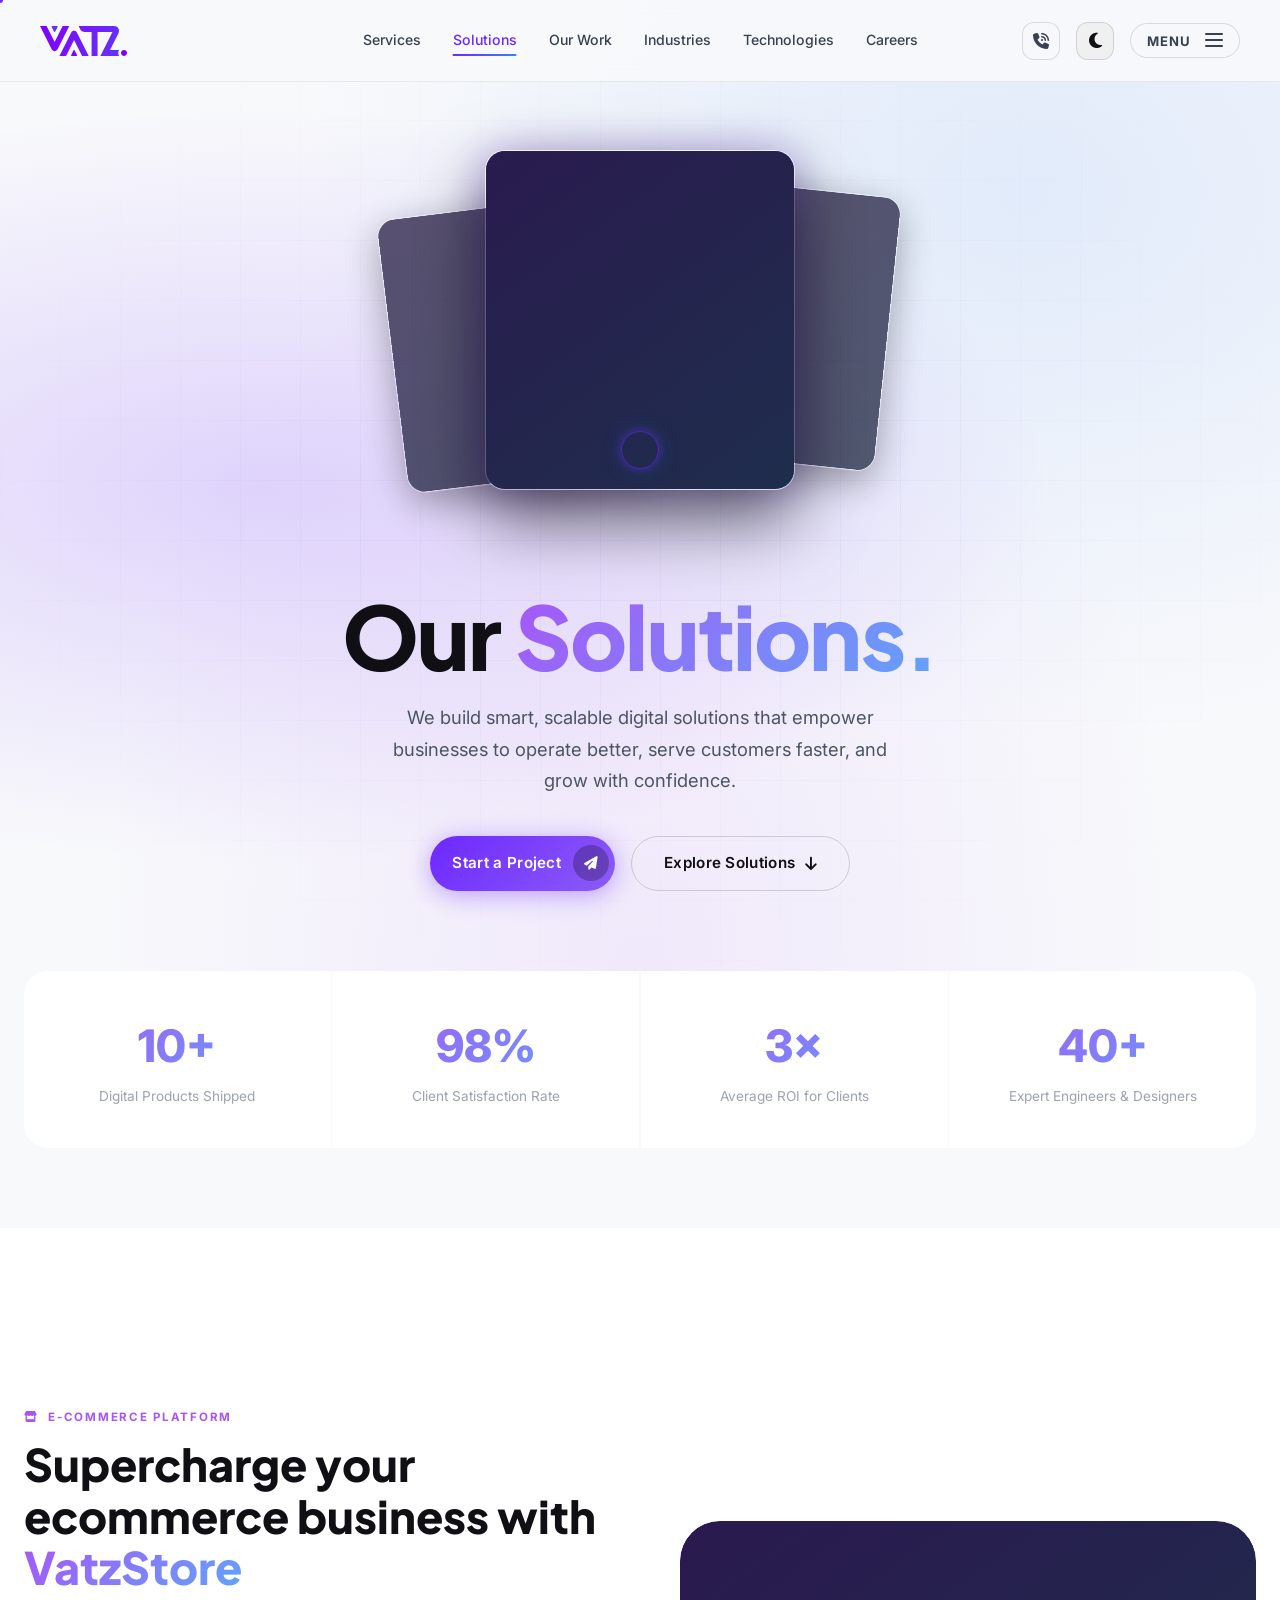
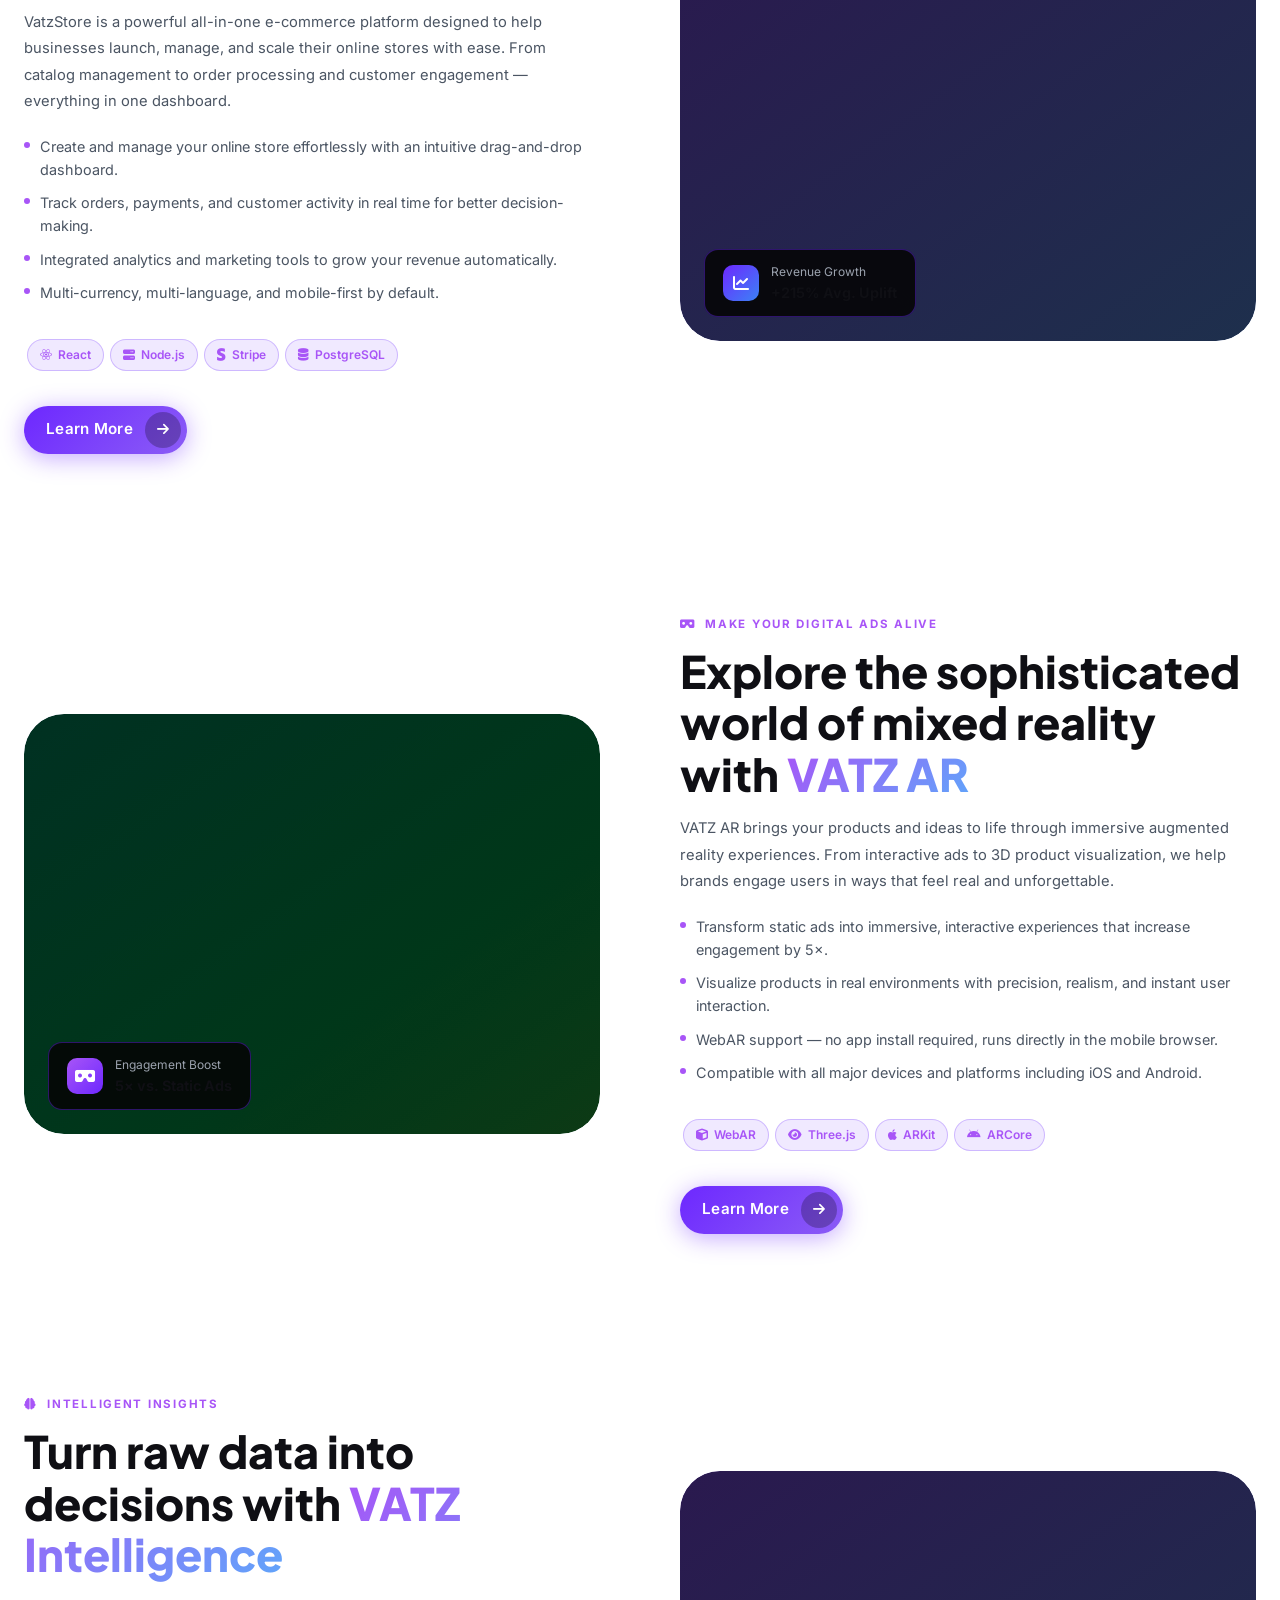
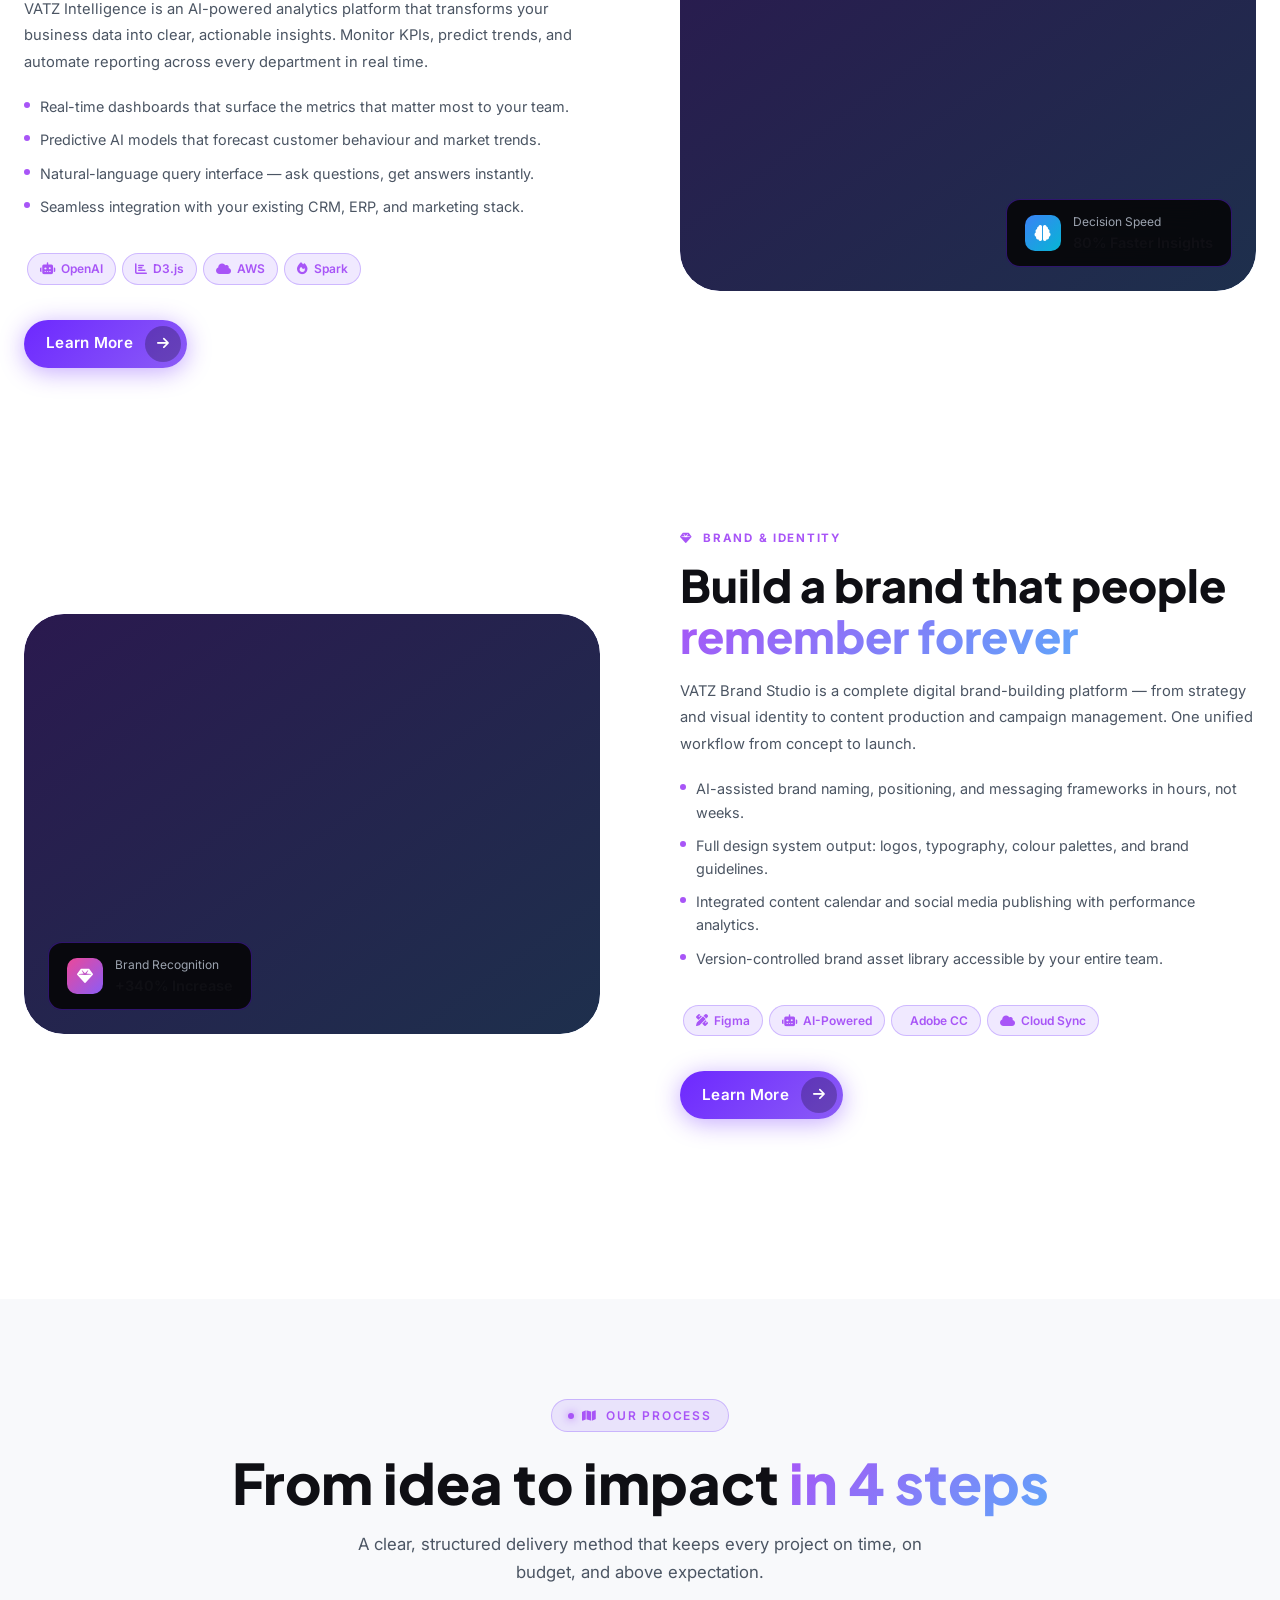
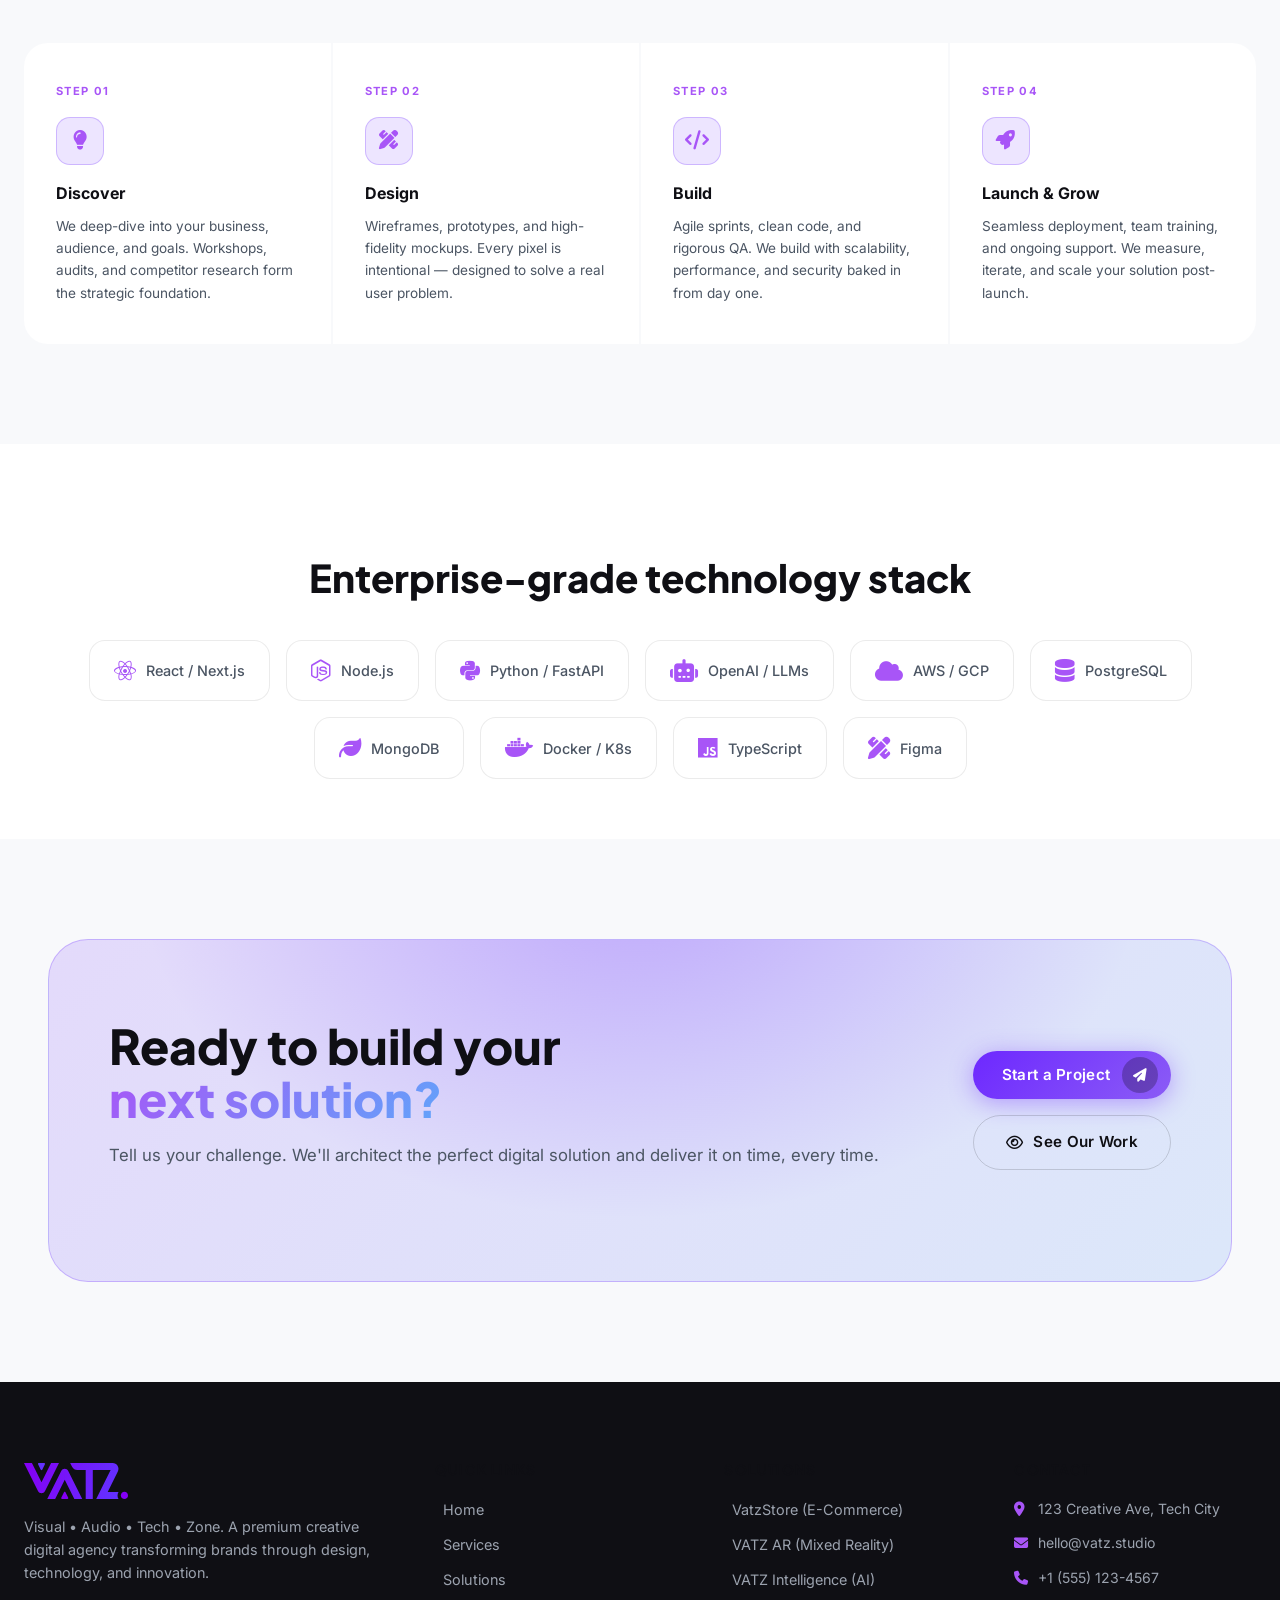
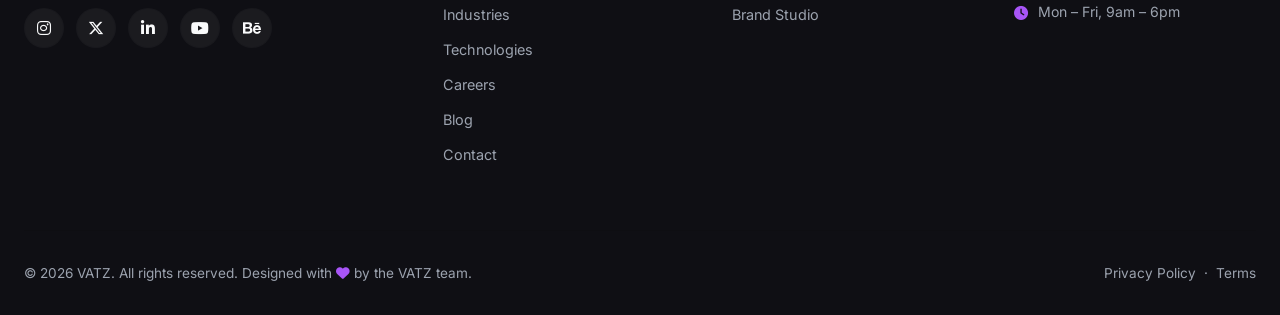
<file: solutions.html>
<!DOCTYPE html>
<html lang="en">
<head>
  <meta charset="UTF-8">
  <meta name="viewport" content="width=device-width, initial-scale=1.0">
  <meta name="description" content="VATZ Solutions — Smart, scalable digital solutions that empower businesses to operate better, serve customers faster, and grow with confidence.">
  <meta name="robots" content="index, follow">
  <title>Solutions | VATZ — Creative Digital Agency</title>
  <link rel="canonical" href="https://vatz.studio/solutions.html">
  <link rel="icon" type="image/svg+xml" href="data:image/svg+xml,<svg xmlns='http://www.w3.org/2000/svg' viewBox='0 0 100 100'><text y='75' font-size='80' fill='%236D28FF'>V</text></svg>">
  <meta property="og:type" content="website">
  <meta property="og:site_name" content="VATZ">
  <meta property="og:title" content="Solutions | VATZ — Creative Digital Agency">
  <meta property="og:description" content="Smart, scalable digital solutions that empower businesses to operate better, serve customers faster, and grow with confidence.">
  <meta property="og:url" content="https://vatz.studio/solutions.html">
  <meta property="og:image" content="https://vatz.studio/assets/images/og-cover.jpg">
  <meta name="twitter:card" content="summary_large_image">
  <meta name="twitter:title" content="Solutions | VATZ — Creative Digital Agency">
  <meta name="twitter:description" content="Smart, scalable digital solutions that empower businesses to operate better, serve customers faster, and grow with confidence.">
  <link rel="stylesheet" href="https://cdnjs.cloudflare.com/ajax/libs/font-awesome/6.5.1/css/all.min.css">
  <link rel="stylesheet" href="css/main.css">
</head>
<body>

<!-- ══════════════ PAGE LOADER ══════════════ -->
<div id="page-loader" class="page-loader" role="status" aria-label="Loading" aria-live="polite">
  <div class="loader-inner">
    <div class="loader-logo" aria-hidden="true">
      <svg viewBox="0 0 60 60" fill="none" xmlns="http://www.w3.org/2000/svg" class="loader-logo-svg">
        <polygon class="loader-v" points="5,8 20,52 30,28 40,52 55,8 46,8 30,43 14,8" fill="url(#loaderGrad)"/>
        <defs>
          <linearGradient id="loaderGrad" x1="0%" y1="0%" x2="100%" y2="100%">
            <stop offset="0%"   stop-color="#6D28FF"/>
            <stop offset="100%" stop-color="#3B82F6"/>
          </linearGradient>
        </defs>
      </svg>
    </div>
    <div class="loader-track" aria-hidden="true">
      <div class="loader-bar"></div>
    </div>
    <span class="loader-pct" aria-hidden="true">0</span>
  </div>
  <div class="loader-curtain" aria-hidden="true"></div>
</div>

<a href="#main-content" class="skip-link">Skip to main content</a>

<!-- ══════════════ SITE HEADER ══════════════ -->
<header id="site-header" role="banner">
  <a href="index.html" class="header-logo" aria-label="VATZ — Home">
    <img src="assets/images/logo/VATZ_Logo.svg" alt="VATZ" class="header-logo-img">
  </a>
  <nav class="header-nav" aria-label="Primary navigation">
    <a href="services.html"     class="header-nav-link" data-page="services.html">Services</a>
    <a href="solutions.html"    class="header-nav-link active" data-page="solutions.html">Solutions</a>
    <a href="portfolio.html"    class="header-nav-link" data-page="portfolio.html">Our Work</a>
    <a href="industries.html"   class="header-nav-link" data-page="industries.html">Industries</a>
    <a href="technologies.html" class="header-nav-link" data-page="technologies.html">Technologies</a>
    <a href="careers.html"      class="header-nav-link" data-page="careers.html">Careers</a>
  </nav>
  <div class="header-right">
    <a href="tel:+15551234567" class="header-phone-btn" aria-label="Call us">
      <i class="fa-solid fa-phone-volume"></i>
    </a>
    <!-- Theme toggle -->
    <button class="theme-toggle" aria-label="Switch to light mode" aria-pressed="false">
      <i class="fa-solid fa-moon theme-icon theme-icon-moon" aria-hidden="true"></i>
      <i class="fa-solid fa-sun  theme-icon theme-icon-sun"  aria-hidden="true"></i>
    </button>
    <button class="mega-menu-trigger" aria-controls="mega-menu-overlay" aria-expanded="false" aria-label="Toggle navigation menu">
      <div class="mega-trigger-label-wrap">
        <span class="mega-trigger-label-menu">MENU</span>
        <span class="mega-trigger-label-close" aria-hidden="true">CLOSE</span>
      </div>
      <div class="mega-trigger-lines" aria-hidden="true"><span></span><span></span><span></span></div>
    </button>
  </div>
</header>

<!-- ══════════════ MEGA MENU OVERLAY ══════════════ -->
<div id="mega-menu-overlay" class="mega-menu-overlay" role="dialog" aria-modal="true" aria-label="Site navigation">
  <div class="mm-body">
    <ul class="mm-main" aria-label="Menu links">
      <li class="mm-item">
        <a href="about.html" class="mm-link" data-page="about.html">
          <span class="mm-link-num">01</span>About Us
          <span class="mm-link-arrow" aria-hidden="true"><i class="fa-solid fa-arrow-right"></i></span>
        </a>
      </li>
      <li class="mm-item-divider" role="separator"></li>
      <li class="mm-item">
        <a href="blog.html" class="mm-link" data-page="blog.html">
          <span class="mm-link-num">02</span>Blog
          <span class="mm-link-arrow" aria-hidden="true"><i class="fa-solid fa-arrow-right"></i></span>
        </a>
      </li>
      <li class="mm-item-divider" role="separator"></li>
      <li class="mm-item">
        <a href="industries.html" class="mm-link" data-page="industries.html">
          <span class="mm-link-num">03</span>Industries
          <span class="mm-link-arrow" aria-hidden="true"><i class="fa-solid fa-arrow-right"></i></span>
        </a>
      </li>
      <li class="mm-item-divider" role="separator"></li>
      <li class="mm-item">
        <a href="contact.html" class="mm-link" data-page="contact.html">
          <span class="mm-link-num">04</span>Contact Us
          <span class="mm-link-arrow" aria-hidden="true"><i class="fa-solid fa-arrow-right"></i></span>
        </a>
      </li>
    </ul>
    <div class="mm-extra-links" aria-label="More page links">
      <div class="mm-extra-divider"></div>
      <li class="mm-item" style="list-style:none;"><a href="index.html" class="mm-link" data-page="index.html"><span class="mm-link-num">05</span>Home<span class="mm-link-arrow" aria-hidden="true"><i class="fa-solid fa-arrow-right"></i></span></a></li>
      <div class="mm-extra-divider"></div>
      <li class="mm-item" style="list-style:none;"><a href="services.html" class="mm-link" data-page="services.html"><span class="mm-link-num">06</span>Services<span class="mm-link-arrow" aria-hidden="true"><i class="fa-solid fa-arrow-right"></i></span></a></li>
      <div class="mm-extra-divider"></div>
      <li class="mm-item" style="list-style:none;"><a href="solutions.html" class="mm-link mm-active" data-page="solutions.html"><span class="mm-link-num">07</span>Solutions<span class="mm-link-arrow" aria-hidden="true"><i class="fa-solid fa-arrow-right"></i></span></a></li>
      <div class="mm-extra-divider"></div>
      <li class="mm-item" style="list-style:none;"><a href="portfolio.html" class="mm-link" data-page="portfolio.html"><span class="mm-link-num">08</span>Our Work<span class="mm-link-arrow" aria-hidden="true"><i class="fa-solid fa-arrow-right"></i></span></a></li>
      <div class="mm-extra-divider"></div>
      <li class="mm-item" style="list-style:none;"><a href="technologies.html" class="mm-link" data-page="technologies.html"><span class="mm-link-num">09</span>Technologies<span class="mm-link-arrow" aria-hidden="true"><i class="fa-solid fa-arrow-right"></i></span></a></li>
      <div class="mm-extra-divider"></div>
      <li class="mm-item" style="list-style:none;"><a href="careers.html" class="mm-link" data-page="careers.html"><span class="mm-link-num">10</span>Careers<span class="mm-link-arrow" aria-hidden="true"><i class="fa-solid fa-arrow-right"></i></span></a></li>
    </div>
    <div class="mm-info-panel" aria-hidden="true">
      <div>
        <h2 class="mm-info-heading">About VATZ</h2>
        <p class="mm-info-desc">VATZ is a premium creative digital agency blending visual artistry, audio excellence, and cutting-edge technology to deliver transformative brand experiences for clients worldwide.</p>
      </div>
      <div class="mm-stats">
        <div class="mm-stat-item"><div class="mm-stat-num">10<span class="mm-stat-plus">+</span></div><div class="mm-stat-label">Years of Expertise</div></div>
        <div class="mm-stat-item"><div class="mm-stat-num">150<span class="mm-stat-plus">+</span></div><div class="mm-stat-label">Clients Globally</div></div>
        <div class="mm-stat-item"><div class="mm-stat-num">250<span class="mm-stat-plus">+</span></div><div class="mm-stat-label">Completed Projects</div></div>
        <div class="mm-stat-item"><div class="mm-stat-num">40<span class="mm-stat-plus">+</span></div><div class="mm-stat-label">Dedicated Creators</div></div>
      </div>
      <a href="about.html" class="mm-info-cta">More about Us <i class="fa-solid fa-arrow-right"></i></a>
    </div>
  </div>
  <div class="mm-footer">
    <div class="mm-footer-links">
      <a href="index.html"        class="mm-footer-link"><i class="fa-solid fa-house"></i> Home</a>
      <a href="services.html"     class="mm-footer-link"><i class="fa-solid fa-gears"></i> Services</a>
      <a href="technologies.html" class="mm-footer-link"><i class="fa-solid fa-microchip"></i> Technologies</a>
    </div>
    <a href="contact.html" class="mm-cta-btn">Start a Project <i class="fa-solid fa-paper-plane"></i></a>
  </div>
</div>

<!-- ══════════════ HERO ══════════════ -->
<section class="sol-hero" id="main-content">
  <div class="hero-grid-bg"></div>
  <div class="sol-hero-inner">

    <!-- Hero image slider -->
    <div class="sol-hero-images reveal" id="solHeroSlider">
      <div class="sol-img-card slot-left" data-slide="0">
        <img src="https://images.unsplash.com/photo-1633356122544-f134324a6cee?w=400&q=80" alt="Digital solution preview" loading="lazy" decoding="async">
      </div>
      <div class="sol-img-card slot-center" data-slide="1">
        <img src="https://images.unsplash.com/photo-1512941937669-90a1b58e7e9c?w=400&q=80" alt="Mobile app solution" loading="lazy" decoding="async">
      </div>
      <div class="sol-img-card slot-right" data-slide="2">
        <img src="https://images.unsplash.com/photo-1593642632559-0c6d3fc62b89?w=440&q=80" alt="Platform dashboard" loading="lazy" decoding="async">
      </div>
    </div>
    <h1 class="sol-hero-title reveal delay-1">
      Our <span class="gradient-text">Solutions.</span>
    </h1>
    <p class="sol-hero-subtitle reveal delay-2">
      We build smart, scalable digital solutions that empower businesses to operate better, serve customers faster, and grow with confidence.
    </p>
    <div class="reveal delay-3" style="display:flex;gap:1rem;flex-wrap:wrap;justify-content:center;">
      <a href="contact.html" class="btn btn-primary">
        Start a Project <i class="fa-solid fa-paper-plane"></i>
      </a>
      <a href="#solutions" class="btn btn-outline">
        Explore Solutions <i class="fa-solid fa-arrow-down"></i>
      </a>
    </div>
  </div>
</section>

<!-- ══════════════ STATS STRIP ══════════════ -->
<section class="section" style="padding-top:0;padding-bottom:0;" id="solutions">
  <div class="container">
    <div class="sol-stats reveal">
      <div class="sol-stat-item">
        <div class="sol-stat-num">10<span style="color:var(--purple-400);">+</span></div>
        <div class="sol-stat-label">Digital Products Shipped</div>
      </div>
      <div class="sol-stat-item">
        <div class="sol-stat-num">98<span style="color:var(--purple-400);">%</span></div>
        <div class="sol-stat-label">Client Satisfaction Rate</div>
      </div>
      <div class="sol-stat-item">
        <div class="sol-stat-num">3<span style="color:var(--purple-400);">×</span></div>
        <div class="sol-stat-label">Average ROI for Clients</div>
      </div>
      <div class="sol-stat-item">
        <div class="sol-stat-num">40<span style="color:var(--purple-400);">+</span></div>
        <div class="sol-stat-label">Expert Engineers & Designers</div>
      </div>
    </div>
  </div>
</section>

<!-- ══════════════ SOLUTION FEATURES ══════════════ -->
<section class="section" style="background:var(--bg-secondary);">
  <div class="container">

    <!-- Solution 1 — E-Commerce Platform -->
    <div class="sol-feature reveal">
      <div class="sol-feature-content">
        <div class="sol-feature-tag"><i class="fa-solid fa-store"></i> &nbsp;E-Commerce Platform</div>
        <h2 class="sol-feature-title">
          Supercharge your ecommerce business with <span class="gradient-text">VatzStore</span>
        </h2>
        <p class="sol-feature-desc">
          VatzStore is a powerful all-in-one e-commerce platform designed to help businesses launch, manage, and scale their online stores with ease. From catalog management to order processing and customer engagement — everything in one dashboard.
        </p>
        <ul class="sol-feature-list">
          <li>Create and manage your online store effortlessly with an intuitive drag-and-drop dashboard.</li>
          <li>Track orders, payments, and customer activity in real time for better decision-making.</li>
          <li>Integrated analytics and marketing tools to grow your revenue automatically.</li>
          <li>Multi-currency, multi-language, and mobile-first by default.</li>
        </ul>
        <div style="display:flex;flex-wrap:wrap;margin-bottom:2rem;">
          <span class="sol-tech-chip"><i class="fa-brands fa-react"></i> React</span>
          <span class="sol-tech-chip"><i class="fa-solid fa-server"></i> Node.js</span>
          <span class="sol-tech-chip"><i class="fa-brands fa-stripe-s"></i> Stripe</span>
          <span class="sol-tech-chip"><i class="fa-solid fa-database"></i> PostgreSQL</span>
        </div>
        <a href="contact.html" class="btn btn-primary">
          Learn More <i class="fa-solid fa-arrow-right"></i>
        </a>
      </div>
      <div class="sol-feature-visual reveal-right">
        <img src="https://images.unsplash.com/photo-1556742049-0cfed4f6a45d?w=700&q=80"
             alt="VatzStore E-Commerce Platform" loading="lazy" decoding="async">
        <div class="sol-visual-badge">
          <div class="sol-visual-badge-icon"><i class="fa-solid fa-chart-line"></i></div>
          <div>
            <div class="sol-visual-badge-label">Revenue Growth</div>
            <div class="sol-visual-badge-value">+215% Avg. Uplift</div>
          </div>
        </div>
      </div>
    </div>

    <!-- Solution 2 — AR/XR Experience -->
    <div class="sol-feature reverse reveal">
      <div class="sol-feature-content">
        <div class="sol-feature-tag"><i class="fa-solid fa-vr-cardboard"></i> &nbsp;Make your Digital Ads Alive</div>
        <h2 class="sol-feature-title">
          Explore the sophisticated world of mixed reality with <span class="gradient-text">VATZ AR</span>
        </h2>
        <p class="sol-feature-desc">
          VATZ AR brings your products and ideas to life through immersive augmented reality experiences. From interactive ads to 3D product visualization, we help brands engage users in ways that feel real and unforgettable.
        </p>
        <ul class="sol-feature-list">
          <li>Transform static ads into immersive, interactive experiences that increase engagement by 5×.</li>
          <li>Visualize products in real environments with precision, realism, and instant user interaction.</li>
          <li>WebAR support — no app install required, runs directly in the mobile browser.</li>
          <li>Compatible with all major devices and platforms including iOS and Android.</li>
        </ul>
        <div style="display:flex;flex-wrap:wrap;margin-bottom:2rem;">
          <span class="sol-tech-chip"><i class="fa-solid fa-cube"></i> WebAR</span>
          <span class="sol-tech-chip"><i class="fa-solid fa-eye"></i> Three.js</span>
          <span class="sol-tech-chip"><i class="fa-brands fa-apple"></i> ARKit</span>
          <span class="sol-tech-chip"><i class="fa-brands fa-android"></i> ARCore</span>
        </div>
        <a href="contact.html" class="btn btn-primary">
          Learn More <i class="fa-solid fa-arrow-right"></i>
        </a>
      </div>
      <div class="sol-feature-visual reveal-left">
        <img src="https://images.unsplash.com/photo-1592478411213-6153e4ebc07d?w=700&q=80"
             alt="VATZ AR Mixed Reality" loading="lazy" decoding="async"
             style="filter:hue-rotate(260deg) saturate(1.2);">
        <div class="sol-visual-badge">
          <div class="sol-visual-badge-icon" style="background:linear-gradient(135deg,#A855F7,#6D28FF);">
            <i class="fa-solid fa-vr-cardboard"></i>
          </div>
          <div>
            <div class="sol-visual-badge-label">Engagement Boost</div>
            <div class="sol-visual-badge-value">5× vs. Static Ads</div>
          </div>
        </div>
      </div>
    </div>

    <!-- Solution 3 — AI-Powered Analytics -->
    <div class="sol-feature reveal">
      <div class="sol-feature-content">
        <div class="sol-feature-tag"><i class="fa-solid fa-brain"></i> &nbsp;Intelligent Insights</div>
        <h2 class="sol-feature-title">
          Turn raw data into decisions with <span class="gradient-text">VATZ Intelligence</span>
        </h2>
        <p class="sol-feature-desc">
          VATZ Intelligence is an AI-powered analytics platform that transforms your business data into clear, actionable insights. Monitor KPIs, predict trends, and automate reporting across every department in real time.
        </p>
        <ul class="sol-feature-list">
          <li>Real-time dashboards that surface the metrics that matter most to your team.</li>
          <li>Predictive AI models that forecast customer behaviour and market trends.</li>
          <li>Natural-language query interface — ask questions, get answers instantly.</li>
          <li>Seamless integration with your existing CRM, ERP, and marketing stack.</li>
        </ul>
        <div style="display:flex;flex-wrap:wrap;margin-bottom:2rem;">
          <span class="sol-tech-chip"><i class="fa-solid fa-robot"></i> OpenAI</span>
          <span class="sol-tech-chip"><i class="fa-solid fa-chart-bar"></i> D3.js</span>
          <span class="sol-tech-chip"><i class="fa-solid fa-cloud"></i> AWS</span>
          <span class="sol-tech-chip"><i class="fa-solid fa-fire"></i> Spark</span>
        </div>
        <a href="contact.html" class="btn btn-primary">
          Learn More <i class="fa-solid fa-arrow-right"></i>
        </a>
      </div>
      <div class="sol-feature-visual reveal-right">
        <img src="https://images.unsplash.com/photo-1551288049-bebda4e38f71?w=700&q=80"
             alt="VATZ Intelligence Analytics" loading="lazy" decoding="async">
        <div class="sol-visual-badge" style="right:24px;left:auto;">
          <div class="sol-visual-badge-icon" style="background:linear-gradient(135deg,#3B82F6,#06B6D4);">
            <i class="fa-solid fa-brain"></i>
          </div>
          <div>
            <div class="sol-visual-badge-label">Decision Speed</div>
            <div class="sol-visual-badge-value">80% Faster Insights</div>
          </div>
        </div>
      </div>
    </div>

    <!-- Solution 4 — Digital Brand Platform -->
    <div class="sol-feature reverse reveal">
      <div class="sol-feature-content">
        <div class="sol-feature-tag"><i class="fa-solid fa-gem"></i> &nbsp;Brand & Identity</div>
        <h2 class="sol-feature-title">
          Build a brand that people <span class="gradient-text">remember forever</span>
        </h2>
        <p class="sol-feature-desc">
          VATZ Brand Studio is a complete digital brand-building platform — from strategy and visual identity to content production and campaign management. One unified workflow from concept to launch.
        </p>
        <ul class="sol-feature-list">
          <li>AI-assisted brand naming, positioning, and messaging frameworks in hours, not weeks.</li>
          <li>Full design system output: logos, typography, colour palettes, and brand guidelines.</li>
          <li>Integrated content calendar and social media publishing with performance analytics.</li>
          <li>Version-controlled brand asset library accessible by your entire team.</li>
        </ul>
        <div style="display:flex;flex-wrap:wrap;margin-bottom:2rem;">
          <span class="sol-tech-chip"><i class="fa-solid fa-pen-ruler"></i> Figma</span>
          <span class="sol-tech-chip"><i class="fa-solid fa-robot"></i> AI-Powered</span>
          <span class="sol-tech-chip"><i class="fa-brands fa-adobe"></i> Adobe CC</span>
          <span class="sol-tech-chip"><i class="fa-solid fa-cloud"></i> Cloud Sync</span>
        </div>
        <a href="contact.html" class="btn btn-primary">
          Learn More <i class="fa-solid fa-arrow-right"></i>
        </a>
      </div>
      <div class="sol-feature-visual reveal-left">
        <img src="https://images.unsplash.com/photo-1634942537034-2531766767d1?w=700&q=80"
             alt="VATZ Brand Studio" loading="lazy" decoding="async">
        <div class="sol-visual-badge">
          <div class="sol-visual-badge-icon" style="background:linear-gradient(135deg,#EC4899,#8B5CF6);">
            <i class="fa-solid fa-gem"></i>
          </div>
          <div>
            <div class="sol-visual-badge-label">Brand Recognition</div>
            <div class="sol-visual-badge-value">+340% Increase</div>
          </div>
        </div>
      </div>
    </div>

  </div><!-- /.container -->
</section>

<!-- ══════════════ HOW IT WORKS — 4-step process ══════════════ -->
<section class="section">
  <div class="container">
    <div style="text-align:center;margin-bottom:3.5rem;">
      <span class="section-label reveal"><i class="fa-solid fa-map"></i> Our Process</span>
      <h2 class="section-title reveal delay-1">From idea to impact <span class="gradient-text">in 4 steps</span></h2>
      <p class="section-subtitle reveal delay-2" style="margin:0 auto;">
        A clear, structured delivery method that keeps every project on time, on budget, and above expectation.
      </p>
    </div>
    <div class="sol-process-strip reveal delay-1">
      <div class="sol-process-step">
        <div class="sol-process-num">STEP 01</div>
        <div class="sol-process-icon"><i class="fa-solid fa-lightbulb"></i></div>
        <div class="sol-process-title">Discover</div>
        <p class="sol-process-desc">We deep-dive into your business, audience, and goals. Workshops, audits, and competitor research form the strategic foundation.</p>
      </div>
      <div class="sol-process-step">
        <div class="sol-process-num">STEP 02</div>
        <div class="sol-process-icon"><i class="fa-solid fa-pen-ruler"></i></div>
        <div class="sol-process-title">Design</div>
        <p class="sol-process-desc">Wireframes, prototypes, and high-fidelity mockups. Every pixel is intentional — designed to solve a real user problem.</p>
      </div>
      <div class="sol-process-step">
        <div class="sol-process-num">STEP 03</div>
        <div class="sol-process-icon"><i class="fa-solid fa-code"></i></div>
        <div class="sol-process-title">Build</div>
        <p class="sol-process-desc">Agile sprints, clean code, and rigorous QA. We build with scalability, performance, and security baked in from day one.</p>
      </div>
      <div class="sol-process-step">
        <div class="sol-process-num">STEP 04</div>
        <div class="sol-process-icon"><i class="fa-solid fa-rocket"></i></div>
        <div class="sol-process-title">Launch & Grow</div>
        <p class="sol-process-desc">Seamless deployment, team training, and ongoing support. We measure, iterate, and scale your solution post-launch.</p>
      </div>
    </div>
  </div>
</section>

<!-- ══════════════ TECH STACK ══════════════ -->
<section class="section" style="background:var(--bg-secondary);padding-top:60px;padding-bottom:60px;">
  <div class="container">
    <div style="text-align:center;margin-bottom:2.5rem;">
      <span class="section-label reveal"><i class="fa-solid fa-microchip"></i> Built With</span>
      <h2 class="section-title reveal delay-1" style="font-size:clamp(1.6rem,3vw,2.4rem);">Enterprise-grade technology stack</h2>
    </div>
    <div class="tech-pills reveal delay-2">
      <span class="tech-pill"><span class="tech-pill-icon"><i class="fa-brands fa-react"></i></span> React / Next.js</span>
      <span class="tech-pill"><span class="tech-pill-icon"><i class="fa-brands fa-node-js"></i></span> Node.js</span>
      <span class="tech-pill"><span class="tech-pill-icon"><i class="fa-brands fa-python"></i></span> Python / FastAPI</span>
      <span class="tech-pill"><span class="tech-pill-icon"><i class="fa-solid fa-robot"></i></span> OpenAI / LLMs</span>
      <span class="tech-pill"><span class="tech-pill-icon"><i class="fa-solid fa-cloud"></i></span> AWS / GCP</span>
      <span class="tech-pill"><span class="tech-pill-icon"><i class="fa-solid fa-database"></i></span> PostgreSQL</span>
      <span class="tech-pill"><span class="tech-pill-icon"><i class="fa-solid fa-leaf"></i></span> MongoDB</span>
      <span class="tech-pill"><span class="tech-pill-icon"><i class="fa-brands fa-docker"></i></span> Docker / K8s</span>
      <span class="tech-pill"><span class="tech-pill-icon"><i class="fa-brands fa-js"></i></span> TypeScript</span>
      <span class="tech-pill"><span class="tech-pill-icon"><i class="fa-solid fa-pen-ruler"></i></span> Figma</span>
    </div>
  </div>
</section>

<!-- ══════════════ CTA ══════════════ -->
<section class="section">
  <div class="container">
    <div class="cta-section reveal">
      <div class="cta-split">
        <div>
          <h2 class="cta-title" style="text-align:left;">Ready to build your<br><span class="gradient-text">next solution?</span></h2>
          <p class="cta-subtitle" style="text-align:left;">Tell us your challenge. We'll architect the perfect digital solution and deliver it on time, every time.</p>
        </div>
        <div style="display:flex;flex-direction:column;gap:1rem;flex-shrink:0;">
          <a href="contact.html" class="btn btn-primary" style="justify-content:center;">
            Start a Project <i class="fa-solid fa-paper-plane"></i>
          </a>
          <a href="portfolio.html" class="btn btn-outline" style="justify-content:center;">
            <i class="fa-regular fa-eye"></i> See Our Work
          </a>
        </div>
      </div>
    </div>
  </div>
</section>

<!-- ══════════════ FOOTER ══════════════ -->
<footer>
  <div class="container">
    <div class="footer-grid">
      <div>
        <div class="footer-logo"><img src="assets/images/logo/VATZ_Logo.svg" alt="VATZ" class="footer-logo-img"></div>
        <p class="footer-tagline">Visual • Audio • Tech • Zone. A premium creative digital agency transforming brands through design, technology, and innovation.</p>
        <div class="social-links">
          <a href="#" class="social-link" aria-label="Instagram"><i class="fa-brands fa-instagram"></i></a>
          <a href="#" class="social-link" aria-label="Twitter"><i class="fa-brands fa-x-twitter"></i></a>
          <a href="#" class="social-link" aria-label="LinkedIn"><i class="fa-brands fa-linkedin-in"></i></a>
          <a href="#" class="social-link" aria-label="YouTube"><i class="fa-brands fa-youtube"></i></a>
          <a href="#" class="social-link" aria-label="Behance"><i class="fa-brands fa-behance"></i></a>
        </div>
      </div>
      <div>
        <h4 class="footer-heading">Quick Links</h4>
        <ul class="footer-links">
          <li><a href="index.html">Home</a></li>
          <li><a href="services.html">Services</a></li>
          <li><a href="solutions.html">Solutions</a></li>
          <li><a href="industries.html">Industries</a></li>
          <li><a href="technologies.html">Technologies</a></li>
          <li><a href="careers.html">Careers</a></li>
          <li><a href="blog.html">Blog</a></li>
          <li><a href="contact.html">Contact</a></li>
        </ul>
      </div>
      <div>
        <h4 class="footer-heading">Solutions</h4>
        <ul class="footer-links">
          <li><a href="solutions.html">VatzStore (E-Commerce)</a></li>
          <li><a href="solutions.html">VATZ AR (Mixed Reality)</a></li>
          <li><a href="solutions.html">VATZ Intelligence (AI)</a></li>
          <li><a href="solutions.html">Brand Studio</a></li>
        </ul>
      </div>
      <div>
        <h4 class="footer-heading">Contact</h4>
        <div class="footer-contact-item"><i class="fa-solid fa-location-dot" style="color:var(--purple-400);width:14px;"></i> 123 Creative Ave, Tech City</div>
        <div class="footer-contact-item"><i class="fa-solid fa-envelope" style="color:var(--purple-400);width:14px;"></i> hello@vatz.studio</div>
        <div class="footer-contact-item"><i class="fa-solid fa-phone" style="color:var(--purple-400);width:14px;"></i> +1 (555) 123-4567</div>
        <div class="footer-contact-item"><i class="fa-solid fa-clock" style="color:var(--purple-400);width:14px;"></i> Mon – Fri, 9am – 6pm</div>
      </div>
    </div>
    <div class="footer-bottom">
      <p>© 2026 VATZ. All rights reserved. Designed with <i class="fa-solid fa-heart" style="color:var(--purple-400);"></i> by the VATZ team.</p>
      <p><a href="#" style="color:var(--text-muted);">Privacy Policy</a> &nbsp;·&nbsp; <a href="#" style="color:var(--text-muted);">Terms</a></p>
    </div>
  </div>
</footer>

<button id="scrollTop" aria-label="Scroll to top">
  <div class="scroll-top-circle"><i class="fa-solid fa-arrow-up"></i></div>
  <div class="scroll-top-line"></div>
  <span class="scroll-top-text">Top</span>
</button>
<script src="js/main.js"></script>
</body>
</html>
</file>
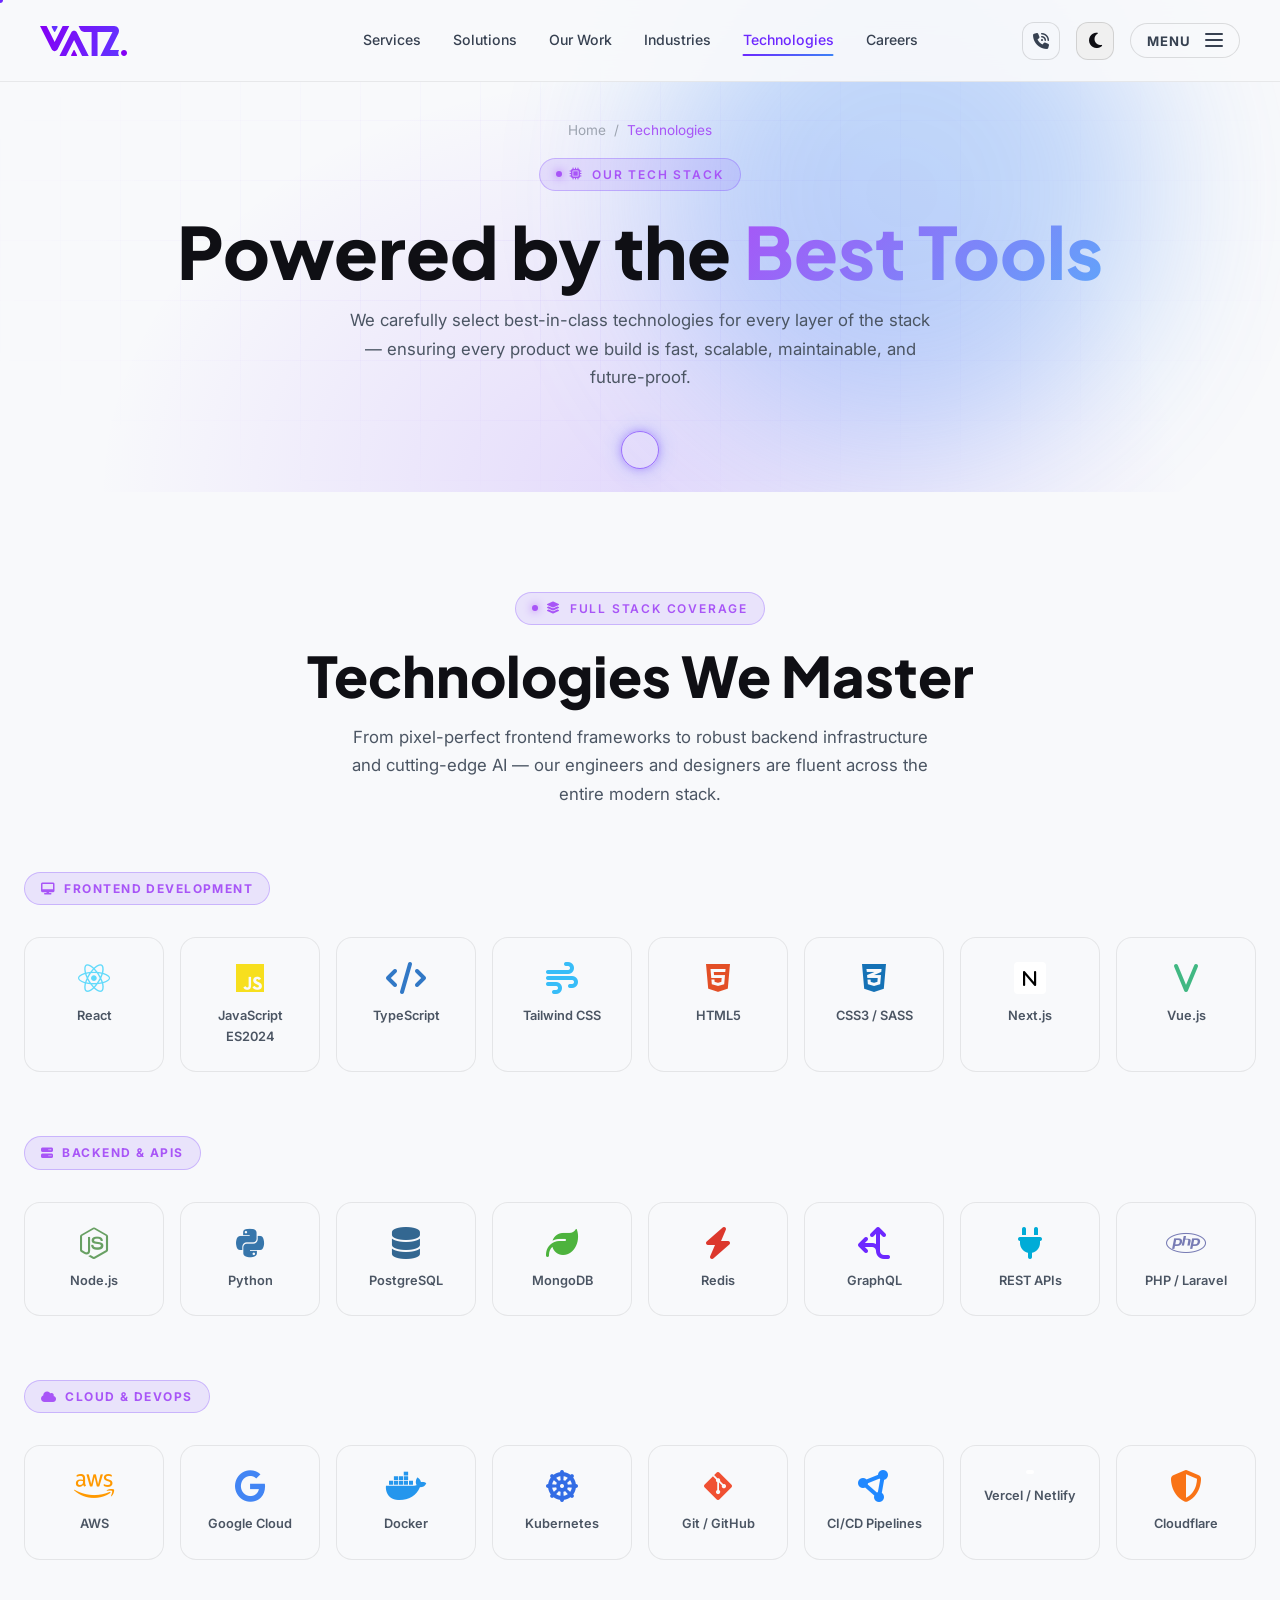
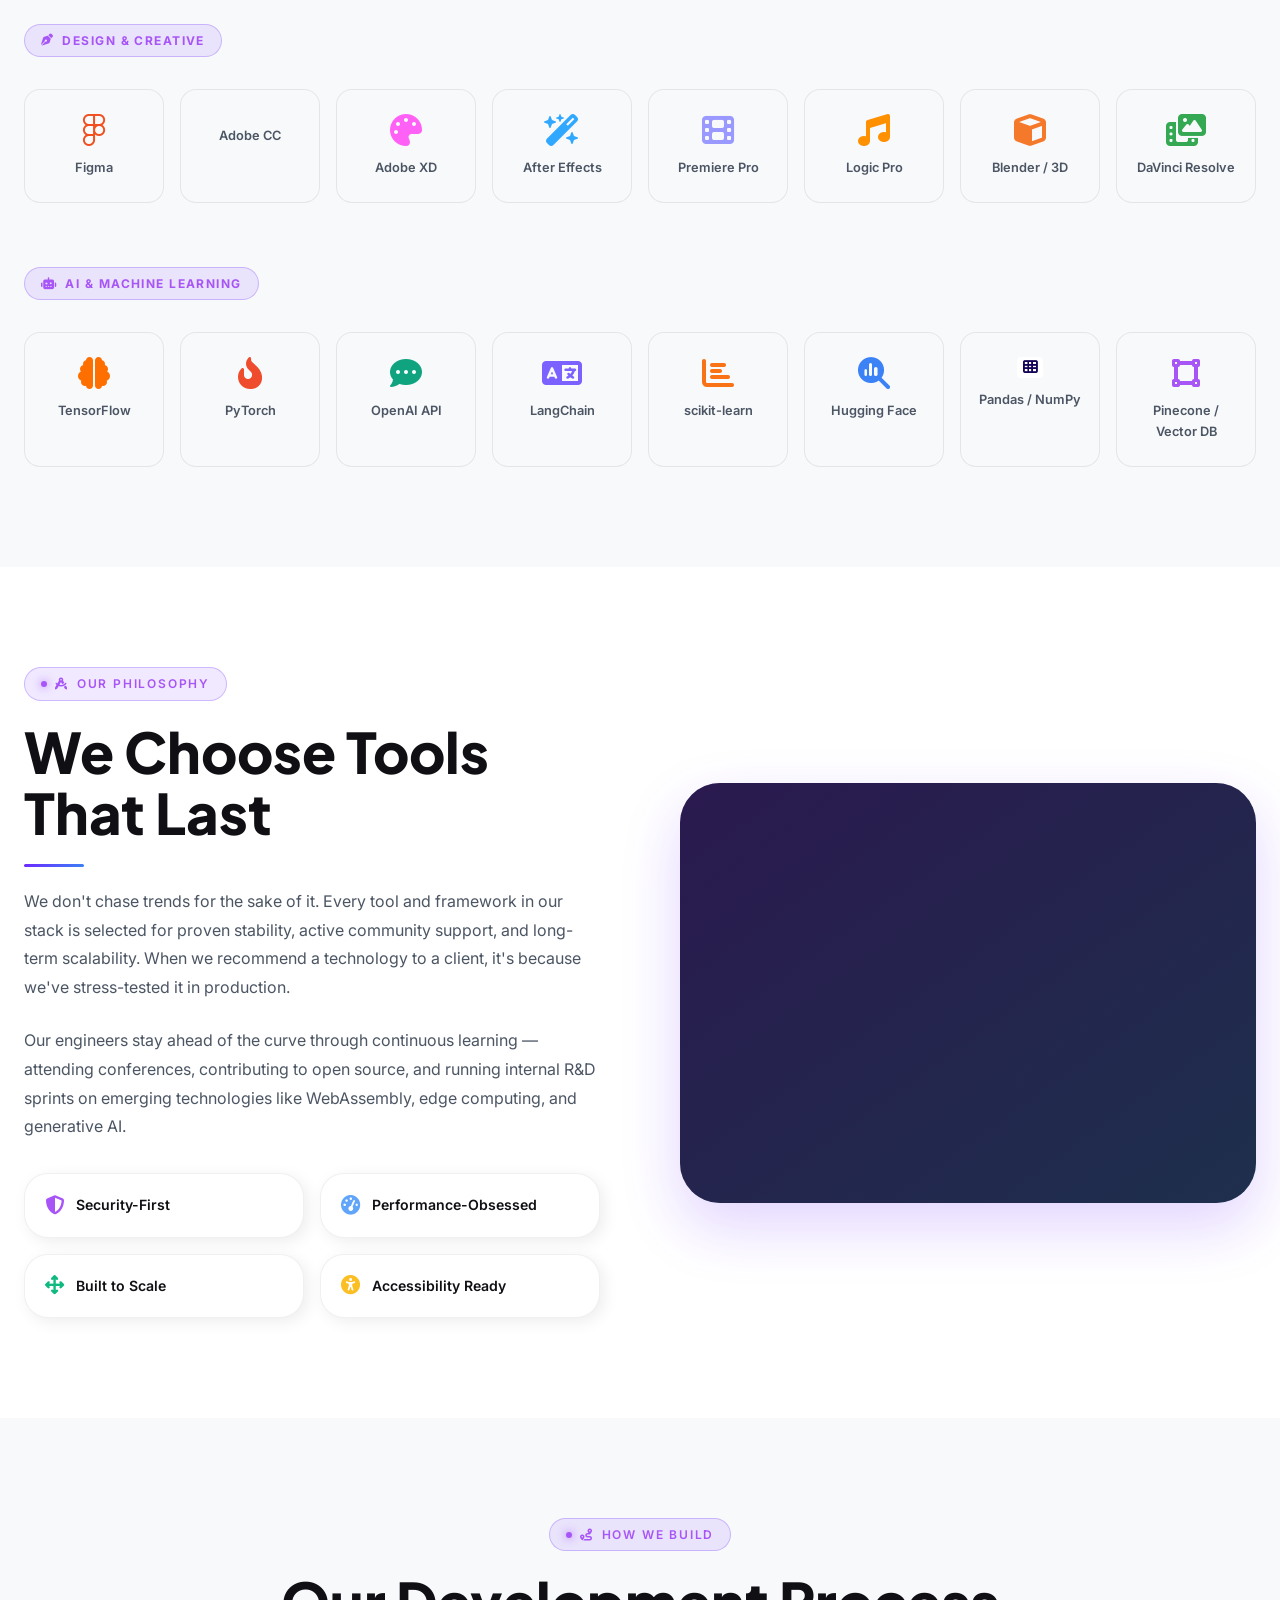
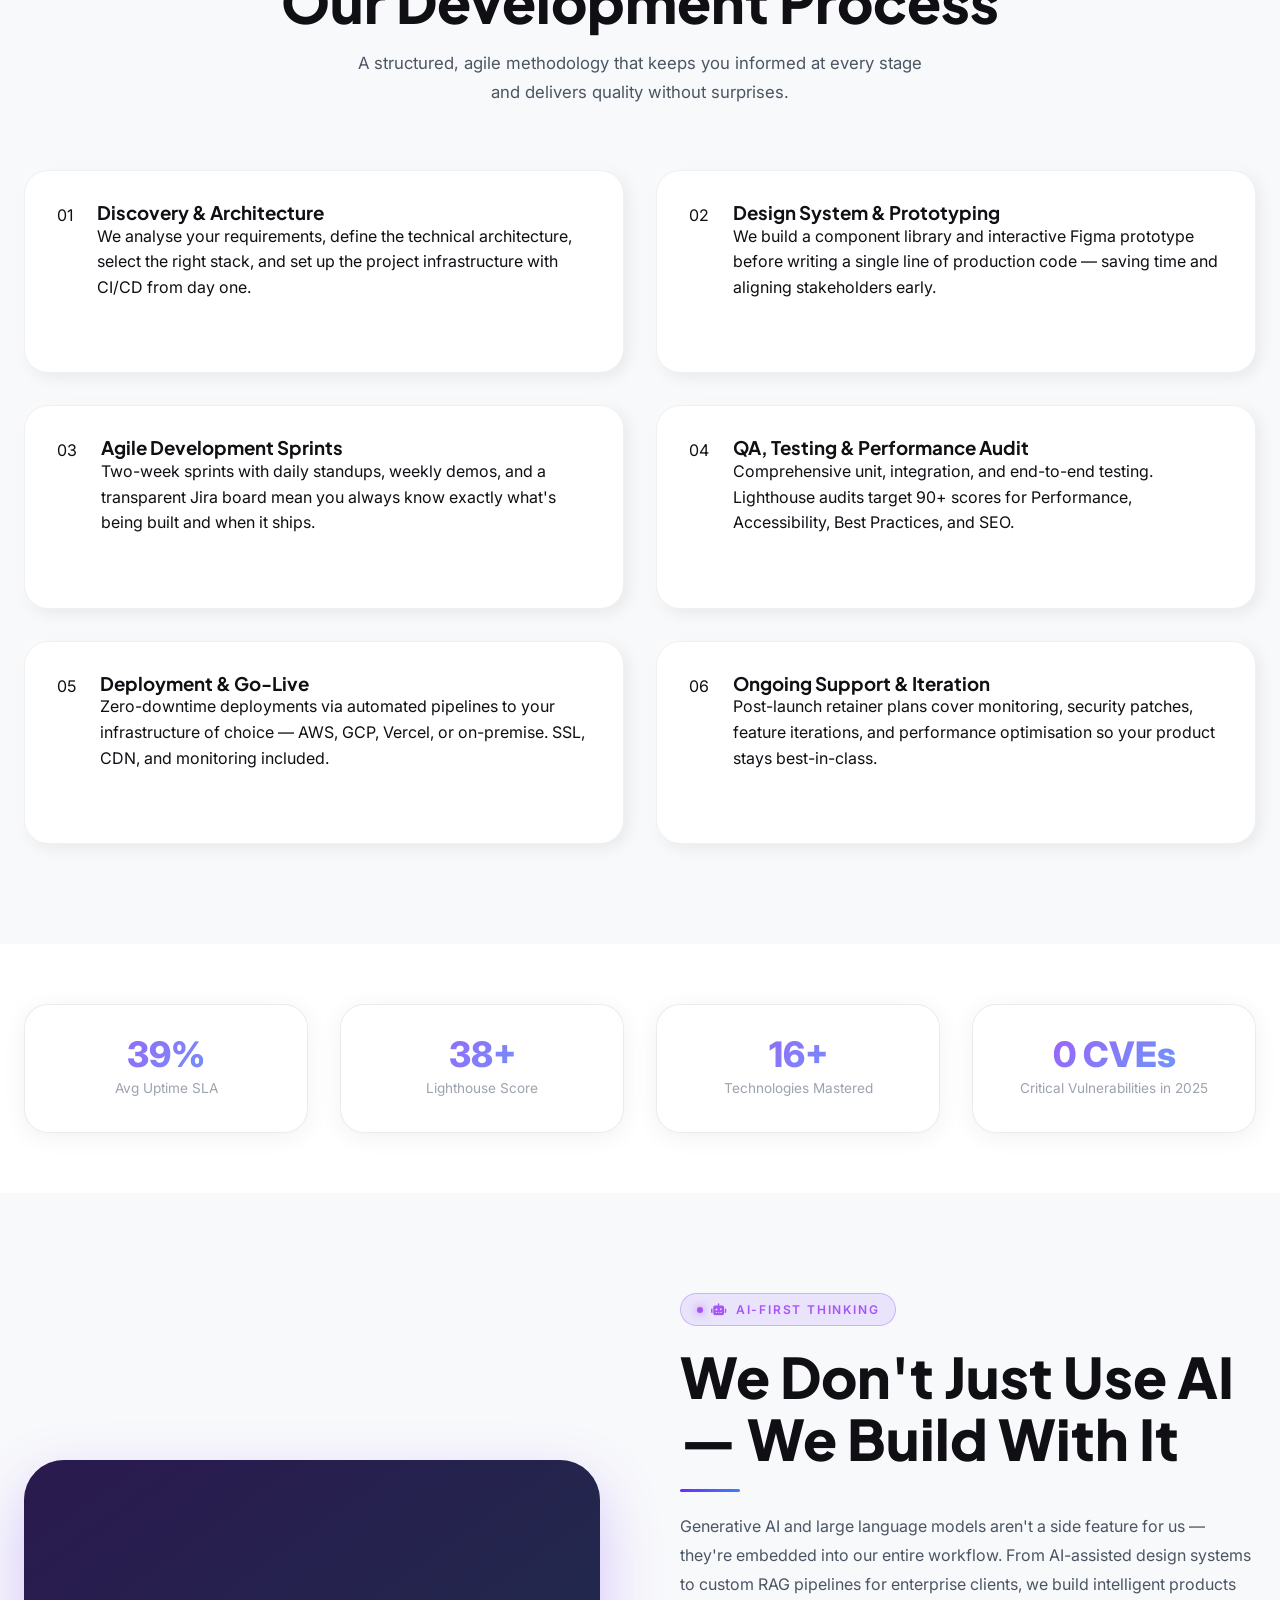
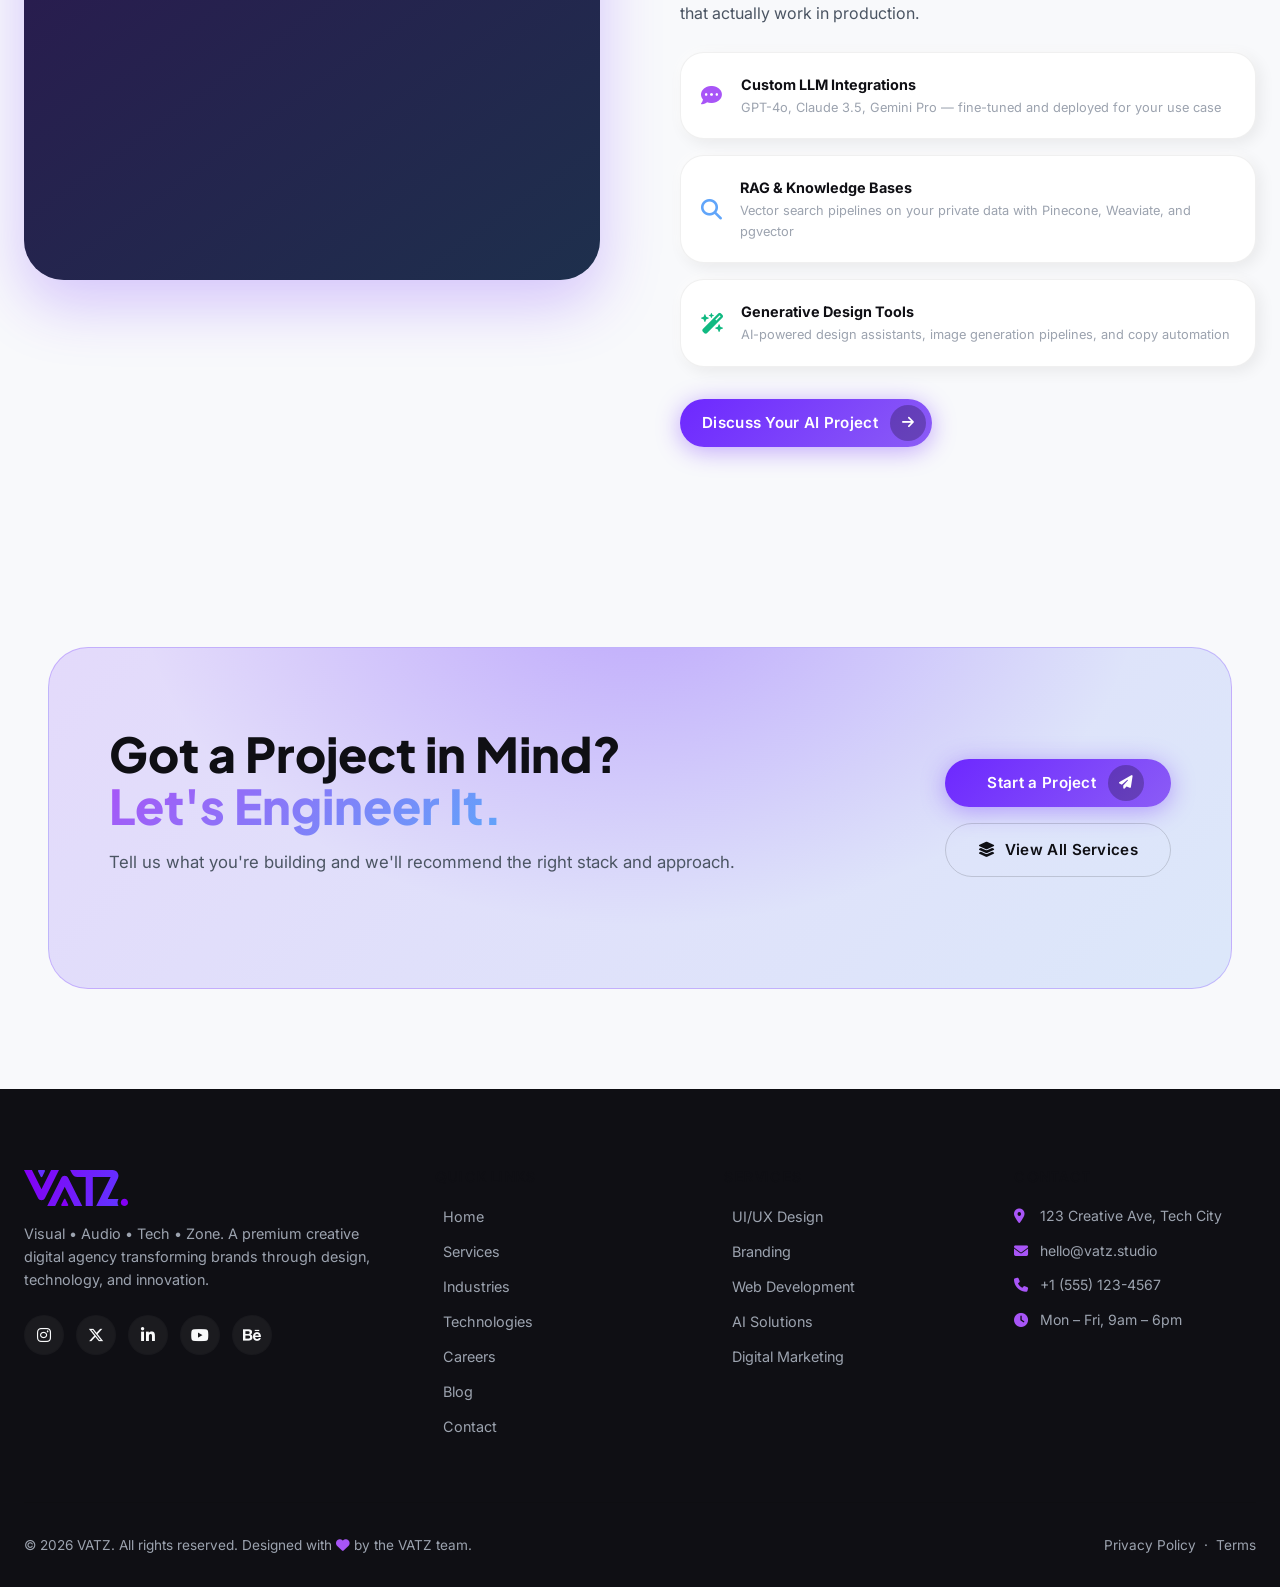
<file: technologies.html>
<!DOCTYPE html>
<html lang="en">
<head>
  <meta charset="UTF-8">
  <meta name="viewport" content="width=device-width, initial-scale=1.0">
  <meta name="description" content="VATZ Technologies — Our full tech stack: React, Node.js, Python, AWS, Docker, Figma, TensorFlow and more powering world-class digital products.">
  <meta name="robots" content="index, follow">
  <title>Technologies | VATZ — Creative Digital Agency</title>
  <link rel="canonical" href="https://vatz.studio/technologies.html">
  <link rel="icon" type="image/svg+xml" href="data:image/svg+xml,<svg xmlns='http://www.w3.org/2000/svg' viewBox='0 0 100 100'><text y='75' font-size='80' fill='%236D28FF'>V</text></svg>">

  <!-- Open Graph -->
  <meta property="og:type" content="website">
  <meta property="og:site_name" content="VATZ">
  <meta property="og:title" content="Technologies | VATZ — Creative Digital Agency">
  <meta property="og:description" content="Our full tech stack: React, Node.js, Python, AWS, Docker, Figma, TensorFlow and more.">
  <meta property="og:url" content="https://vatz.studio/technologies.html">
  <meta property="og:image" content="https://vatz.studio/assets/images/og-cover.jpg">
  <meta property="og:locale" content="en_US">

  <!-- Twitter Card -->
  <meta name="twitter:card" content="summary_large_image">
  <meta name="twitter:title" content="Technologies | VATZ — Creative Digital Agency">
  <meta name="twitter:description" content="Our full tech stack: React, Node.js, Python, AWS, Docker, Figma, TensorFlow and more.">
  <meta name="twitter:image" content="https://vatz.studio/assets/images/og-cover.jpg">

  <!-- Structured Data -->
  <script type="application/ld+json">
  {
    "@context": "https://schema.org",
    "@type": "BreadcrumbList",
    "itemListElement": [
      { "@type": "ListItem", "position": 1, "name": "Home", "item": "https://vatz.studio/index.html" },
      { "@type": "ListItem", "position": 2, "name": "Technologies", "item": "https://vatz.studio/technologies.html" }
    ]
  }
  </script>

  <link rel="stylesheet" href="https://cdnjs.cloudflare.com/ajax/libs/font-awesome/6.5.1/css/all.min.css">
  <link rel="stylesheet" href="css/main.css">

  
</head>
<body>

<!-- ══════════════ PAGE LOADER ══════════════ -->
<div id="page-loader" class="page-loader" role="status" aria-label="Loading" aria-live="polite">
  <div class="loader-inner">
    <div class="loader-logo" aria-hidden="true">
      <svg viewBox="0 0 60 60" fill="none" xmlns="http://www.w3.org/2000/svg" class="loader-logo-svg">
        <polygon class="loader-v" points="5,8 20,52 30,28 40,52 55,8 46,8 30,43 14,8" fill="url(#loaderGrad)"/>
        <defs>
          <linearGradient id="loaderGrad" x1="0%" y1="0%" x2="100%" y2="100%">
            <stop offset="0%"   stop-color="#6D28FF"/>
            <stop offset="100%" stop-color="#3B82F6"/>
          </linearGradient>
        </defs>
      </svg>
    </div>
    <div class="loader-track" aria-hidden="true">
      <div class="loader-bar"></div>
    </div>
    <span class="loader-pct" aria-hidden="true">0</span>
  </div>
  <div class="loader-curtain" aria-hidden="true"></div>
</div>

<a href="#main-content" class="skip-link">Skip to main content</a>

<!-- ══════════════ SITE HEADER ══════════════ -->
<header id="site-header" role="banner">
  <a href="index.html" class="header-logo" aria-label="VATZ — Home">
    <img src="assets/images/logo/VATZ_Logo.svg" alt="VATZ" class="header-logo-img">
  </a>
  <nav class="header-nav" aria-label="Primary navigation">
    <a href="services.html"     class="header-nav-link" data-page="services.html">Services</a>
    <a href="solutions.html"    class="header-nav-link" data-page="solutions.html">Solutions</a>
    <a href="portfolio.html"    class="header-nav-link" data-page="portfolio.html">Our Work</a>
    <a href="industries.html"   class="header-nav-link" data-page="industries.html">Industries</a>
    <a href="technologies.html" class="header-nav-link" data-page="technologies.html">Technologies</a>
    <a href="careers.html"      class="header-nav-link" data-page="careers.html">Careers</a>
  </nav>
  <div class="header-right">
    <a href="tel:+15551234567" class="header-phone-btn" aria-label="Call us">
      <i class="fa-solid fa-phone-volume"></i>
    </a>
    <!-- Theme toggle -->
    <button class="theme-toggle" aria-label="Switch to light mode" aria-pressed="false">
      <i class="fa-solid fa-moon theme-icon theme-icon-moon" aria-hidden="true"></i>
      <i class="fa-solid fa-sun  theme-icon theme-icon-sun"  aria-hidden="true"></i>
    </button>
    <button class="mega-menu-trigger" aria-controls="mega-menu-overlay" aria-expanded="false" aria-label="Toggle navigation menu">
      <div class="mega-trigger-label-wrap">
        <span class="mega-trigger-label-menu">MENU</span>
        <span class="mega-trigger-label-close" aria-hidden="true">CLOSE</span>
      </div>
      <div class="mega-trigger-lines" aria-hidden="true"><span></span><span></span><span></span></div>
    </button>
  </div>
</header>

<!-- ══════════════ MEGA MENU OVERLAY ══════════════ -->
<div id="mega-menu-overlay" class="mega-menu-overlay" role="dialog" aria-modal="true" aria-label="Site navigation">
  <div class="mm-body">
    <ul class="mm-main" aria-label="Menu links">
      <li class="mm-item">
        <a href="about.html" class="mm-link" data-page="about.html">
          <span class="mm-link-num">01</span>About Us
          <span class="mm-link-arrow" aria-hidden="true"><i class="fa-solid fa-arrow-right"></i></span>
        </a>
      </li>
      <li class="mm-item-divider" role="separator"></li>
      <li class="mm-item">
        <a href="blog.html" class="mm-link" data-page="blog.html">
          <span class="mm-link-num">02</span>Blog
          <span class="mm-link-arrow" aria-hidden="true"><i class="fa-solid fa-arrow-right"></i></span>
        </a>
      </li>
      <li class="mm-item-divider" role="separator"></li>
      <li class="mm-item">
        <a href="industries.html" class="mm-link" data-page="industries.html">
          <span class="mm-link-num">03</span>Industries
          <span class="mm-link-arrow" aria-hidden="true"><i class="fa-solid fa-arrow-right"></i></span>
        </a>
      </li>
      <li class="mm-item-divider" role="separator"></li>
      <li class="mm-item">
        <a href="contact.html" class="mm-link" data-page="contact.html">
          <span class="mm-link-num">04</span>Contact Us
          <span class="mm-link-arrow" aria-hidden="true"><i class="fa-solid fa-arrow-right"></i></span>
        </a>
      </li>
    </ul>
    <!-- Responsive-only extra links (hidden on desktop ≥1101px) -->
    <div class="mm-extra-links" aria-label="More page links">
      <div class="mm-extra-divider"></div>
      <li class="mm-item" style="list-style:none;"><a href="index.html" class="mm-link" data-page="index.html"><span class="mm-link-num">05</span>Home<span class="mm-link-arrow" aria-hidden="true"><i class="fa-solid fa-arrow-right"></i></span></a></li>
      <div class="mm-extra-divider"></div>
      <li class="mm-item" style="list-style:none;"><a href="services.html" class="mm-link" data-page="services.html"><span class="mm-link-num">06</span>Services<span class="mm-link-arrow" aria-hidden="true"><i class="fa-solid fa-arrow-right"></i></span></a></li>
      <div class="mm-extra-divider"></div>
      <li class="mm-item" style="list-style:none;"><a href="solutions.html" class="mm-link" data-page="solutions.html"><span class="mm-link-num">07</span>Solutions<span class="mm-link-arrow" aria-hidden="true"><i class="fa-solid fa-arrow-right"></i></span></a></li>
      <div class="mm-extra-divider"></div>
      <li class="mm-item" style="list-style:none;"><a href="portfolio.html" class="mm-link" data-page="portfolio.html"><span class="mm-link-num">08</span>Our Work<span class="mm-link-arrow" aria-hidden="true"><i class="fa-solid fa-arrow-right"></i></span></a></li>
      <div class="mm-extra-divider"></div>
      <li class="mm-item" style="list-style:none;"><a href="technologies.html" class="mm-link" data-page="technologies.html"><span class="mm-link-num">09</span>Technologies<span class="mm-link-arrow" aria-hidden="true"><i class="fa-solid fa-arrow-right"></i></span></a></li>
      <div class="mm-extra-divider"></div>
      <li class="mm-item" style="list-style:none;"><a href="careers.html" class="mm-link" data-page="careers.html"><span class="mm-link-num">10</span>Careers<span class="mm-link-arrow" aria-hidden="true"><i class="fa-solid fa-arrow-right"></i></span></a></li>
    </div>
    <div class="mm-info-panel" aria-hidden="true">
      <div>
        <h2 class="mm-info-heading">About VATZ</h2>
        <p class="mm-info-desc">VATZ is a premium creative digital agency blending visual artistry, audio excellence, and cutting-edge technology to deliver transformative brand experiences for clients worldwide.</p>
      </div>
      <div class="mm-stats">
        <div class="mm-stat-item">
          <div class="mm-stat-num">10<span class="mm-stat-plus">+</span></div>
          <div class="mm-stat-label">Years of Expertise</div>
        </div>
        <div class="mm-stat-item">
          <div class="mm-stat-num">150<span class="mm-stat-plus">+</span></div>
          <div class="mm-stat-label">Clients Globally</div>
        </div>
        <div class="mm-stat-item">
          <div class="mm-stat-num">250<span class="mm-stat-plus">+</span></div>
          <div class="mm-stat-label">Completed Projects</div>
        </div>
        <div class="mm-stat-item">
          <div class="mm-stat-num">40<span class="mm-stat-plus">+</span></div>
          <div class="mm-stat-label">Dedicated Creators</div>
        </div>
      </div>
      <a href="about.html" class="mm-info-cta">More about Us <i class="fa-solid fa-arrow-right"></i></a>
    </div>
  </div>
  <div class="mm-footer">
    <div class="mm-footer-links">
      <a href="index.html"        class="mm-footer-link"><i class="fa-solid fa-house"></i> Home</a>
      <a href="services.html"     class="mm-footer-link"><i class="fa-solid fa-gears"></i> Services</a>
      <a href="technologies.html" class="mm-footer-link"><i class="fa-solid fa-microchip"></i> Technologies</a>
    </div>
    <a href="contact.html" class="mm-cta-btn">Start a Project <i class="fa-solid fa-paper-plane"></i></a>
  </div>
</div>

<!-- ═══ PAGE HERO ═══ -->
<section class="page-hero" id="main-content">
  <div class="hero-grid-bg"></div>
  <div class="hero-bg-orb"></div>
  <div class="hero-bg-orb"></div>
  <div class="container page-hero-content">
    <nav class="breadcrumb" aria-label="Breadcrumb">
      <a href="index.html">Home</a>
      <span class="sep">/</span>
      <span style="color: var(--purple-400);">Technologies</span>
    </nav>
    <span class="section-label reveal"><i class="fa-solid fa-microchip"></i> Our Tech Stack</span>
    <h1 class="section-title reveal delay-1" style="font-size: clamp(2.5rem, 6vw, 4.5rem);">
      Powered by the <span class="gradient-text">Best Tools</span>
    </h1>
    <p class="section-subtitle reveal delay-2" style="margin: 0 auto; text-align: center;">
      We carefully select best-in-class technologies for every layer of the stack — ensuring every product we build is fast, scalable, maintainable, and future-proof.
    </p>
  </div>
</section>

<!-- ═══ FRONTEND ═══ -->
<section class="section">
  <div class="container">
    <div style="text-align:center;margin-bottom:4rem;">
      <span class="section-label reveal"><i class="fa-solid fa-layer-group"></i> Full Stack Coverage</span>
      <h2 class="section-title reveal delay-1">Technologies We Master</h2>
      <p class="section-subtitle reveal delay-2" style="margin:0 auto;">
        From pixel-perfect frontend frameworks to robust backend infrastructure and cutting-edge AI — our engineers and designers are fluent across the entire modern stack.
      </p>
    </div>

    <!-- Frontend -->
    <div style="margin-bottom:4rem;">
      <div class="tech-category-label reveal"><i class="fa-solid fa-desktop"></i> Frontend Development</div>
      <div class="tech-stack-grid">
        <div class="tech-stack-item reveal delay-1">
          <i class="fa-brands fa-react" style="color:#61DAFB;"></i>
          <span>React</span>
        </div>
        <div class="tech-stack-item reveal delay-2">
          <i class="fa-brands fa-js" style="color:#F7DF1E;"></i>
          <span>JavaScript ES2024</span>
        </div>
        <div class="tech-stack-item reveal delay-3">
          <i class="fa-solid fa-code" style="color:#3178C6;"></i>
          <span>TypeScript</span>
        </div>
        <div class="tech-stack-item reveal delay-4">
          <i class="fa-solid fa-wind" style="color:#38BDF8;"></i>
          <span>Tailwind CSS</span>
        </div>
        <div class="tech-stack-item reveal delay-1">
          <i class="fa-brands fa-html5" style="color:#E34F26;"></i>
          <span>HTML5</span>
        </div>
        <div class="tech-stack-item reveal delay-2">
          <i class="fa-brands fa-css3-alt" style="color:#1572B6;"></i>
          <span>CSS3 / SASS</span>
        </div>
        <div class="tech-stack-item reveal delay-3">
          <i class="fa-solid fa-n" style="color:#000000;background:#fff;border-radius:4px;width:2rem;height:2rem;display:flex;align-items:center;justify-content:center;font-size:1.1rem;"></i>
          <span>Next.js</span>
        </div>
        <div class="tech-stack-item reveal delay-4">
          <i class="fa-solid fa-v" style="color:#41B883;"></i>
          <span>Vue.js</span>
        </div>
      </div>
    </div>

    <!-- Backend -->
    <div style="margin-bottom:4rem;">
      <div class="tech-category-label reveal"><i class="fa-solid fa-server"></i> Backend & APIs</div>
      <div class="tech-stack-grid">
        <div class="tech-stack-item reveal delay-1">
          <i class="fa-brands fa-node-js" style="color:#68A063;"></i>
          <span>Node.js</span>
        </div>
        <div class="tech-stack-item reveal delay-2">
          <i class="fa-brands fa-python" style="color:#3776AB;"></i>
          <span>Python</span>
        </div>
        <div class="tech-stack-item reveal delay-3">
          <i class="fa-solid fa-database" style="color:#336791;"></i>
          <span>PostgreSQL</span>
        </div>
        <div class="tech-stack-item reveal delay-4">
          <i class="fa-solid fa-leaf" style="color:#4DB33D;"></i>
          <span>MongoDB</span>
        </div>
        <div class="tech-stack-item reveal delay-1">
          <i class="fa-solid fa-bolt" style="color:#DC382D;"></i>
          <span>Redis</span>
        </div>
        <div class="tech-stack-item reveal delay-2">
          <i class="fa-solid fa-arrows-split-up-and-left" style="color:#6D28FF;"></i>
          <span>GraphQL</span>
        </div>
        <div class="tech-stack-item reveal delay-3">
          <i class="fa-solid fa-plug" style="color:#00ACD7;"></i>
          <span>REST APIs</span>
        </div>
        <div class="tech-stack-item reveal delay-4">
          <i class="fa-brands fa-php" style="color:#777BB4;"></i>
          <span>PHP / Laravel</span>
        </div>
      </div>
    </div>

    <!-- Cloud & DevOps -->
    <div style="margin-bottom:4rem;">
      <div class="tech-category-label reveal"><i class="fa-solid fa-cloud"></i> Cloud & DevOps</div>
      <div class="tech-stack-grid">
        <div class="tech-stack-item reveal delay-1">
          <i class="fa-brands fa-aws" style="color:#FF9900;"></i>
          <span>AWS</span>
        </div>
        <div class="tech-stack-item reveal delay-2">
          <i class="fa-brands fa-google" style="color:#4285F4;"></i>
          <span>Google Cloud</span>
        </div>
        <div class="tech-stack-item reveal delay-3">
          <i class="fa-brands fa-docker" style="color:#2496ED;"></i>
          <span>Docker</span>
        </div>
        <div class="tech-stack-item reveal delay-4">
          <i class="fa-solid fa-dharmachakra" style="color:#326CE5;"></i>
          <span>Kubernetes</span>
        </div>
        <div class="tech-stack-item reveal delay-1">
          <i class="fa-brands fa-git-alt" style="color:#F05032;"></i>
          <span>Git / GitHub</span>
        </div>
        <div class="tech-stack-item reveal delay-2">
          <i class="fa-solid fa-circle-nodes" style="color:#2088FF;"></i>
          <span>CI/CD Pipelines</span>
        </div>
        <div class="tech-stack-item reveal delay-3">
          <i class="fa-solid fa-triangle" style="color:#000;background:#fff;border-radius:4px;padding:2px 4px;font-size:1rem;"></i>
          <span>Vercel / Netlify</span>
        </div>
        <div class="tech-stack-item reveal delay-4">
          <i class="fa-solid fa-shield-halved" style="color:#F97316;"></i>
          <span>Cloudflare</span>
        </div>
      </div>
    </div>

    <!-- Design Tools -->
    <div style="margin-bottom:4rem;">
      <div class="tech-category-label reveal"><i class="fa-solid fa-pen-nib"></i> Design & Creative</div>
      <div class="tech-stack-grid">
        <div class="tech-stack-item reveal delay-1">
          <i class="fa-brands fa-figma" style="color:#F24E1E;"></i>
          <span>Figma</span>
        </div>
        <div class="tech-stack-item reveal delay-2">
          <i class="fa-brands fa-adobe" style="color:#FF0000;"></i>
          <span>Adobe CC</span>
        </div>
        <div class="tech-stack-item reveal delay-3">
          <i class="fa-solid fa-palette" style="color:#FF61F6;"></i>
          <span>Adobe XD</span>
        </div>
        <div class="tech-stack-item reveal delay-4">
          <i class="fa-solid fa-wand-magic-sparkles" style="color:#31A8FF;"></i>
          <span>After Effects</span>
        </div>
        <div class="tech-stack-item reveal delay-1">
          <i class="fa-solid fa-film" style="color:#9999FF;"></i>
          <span>Premiere Pro</span>
        </div>
        <div class="tech-stack-item reveal delay-2">
          <i class="fa-solid fa-music" style="color:#FF9000;"></i>
          <span>Logic Pro</span>
        </div>
        <div class="tech-stack-item reveal delay-3">
          <i class="fa-solid fa-cube" style="color:#F5792A;"></i>
          <span>Blender / 3D</span>
        </div>
        <div class="tech-stack-item reveal delay-4">
          <i class="fa-solid fa-photo-film" style="color:#34A853;"></i>
          <span>DaVinci Resolve</span>
        </div>
      </div>
    </div>

    <!-- AI & Machine Learning -->
    <div>
      <div class="tech-category-label reveal"><i class="fa-solid fa-robot"></i> AI & Machine Learning</div>
      <div class="tech-stack-grid">
        <div class="tech-stack-item reveal delay-1">
          <i class="fa-solid fa-brain" style="color:#FF6F00;"></i>
          <span>TensorFlow</span>
        </div>
        <div class="tech-stack-item reveal delay-2">
          <i class="fa-solid fa-fire-flame-curved" style="color:#EE4C2C;"></i>
          <span>PyTorch</span>
        </div>
        <div class="tech-stack-item reveal delay-3">
          <i class="fa-solid fa-comment-dots" style="color:#10A37F;"></i>
          <span>OpenAI API</span>
        </div>
        <div class="tech-stack-item reveal delay-4">
          <i class="fa-solid fa-language" style="color:#7B61FF;"></i>
          <span>LangChain</span>
        </div>
        <div class="tech-stack-item reveal delay-1">
          <i class="fa-solid fa-chart-bar" style="color:#F97316;"></i>
          <span>scikit-learn</span>
        </div>
        <div class="tech-stack-item reveal delay-2">
          <i class="fa-solid fa-magnifying-glass-chart" style="color:#3B82F6;"></i>
          <span>Hugging Face</span>
        </div>
        <div class="tech-stack-item reveal delay-3">
          <i class="fa-solid fa-table-cells" style="color:#150458;background:#fff;border-radius:4px;padding:3px 6px;font-size:.9rem;"></i>
          <span>Pandas / NumPy</span>
        </div>
        <div class="tech-stack-item reveal delay-4">
          <i class="fa-solid fa-vector-square" style="color:#A855F7;"></i>
          <span>Pinecone / Vector DB</span>
        </div>
      </div>
    </div>
  </div>
</section>

<!-- ═══ OUR ENGINEERING PHILOSOPHY ═══ -->
<section class="section" style="background:var(--bg-secondary);">
  <div class="container">
    <div class="grid-2" style="align-items:center;gap:5rem;">
      <div class="reveal-left">
        <span class="section-label"><i class="fa-solid fa-compass-drafting"></i> Our Philosophy</span>
        <h2 class="section-title">We Choose Tools That Last</h2>
        <div class="divider"></div>
        <p style="color:var(--text-secondary);line-height:1.8;margin-bottom:1.5rem;">
          We don't chase trends for the sake of it. Every tool and framework in our stack is selected for proven stability, active community support, and long-term scalability. When we recommend a technology to a client, it's because we've stress-tested it in production.
        </p>
        <p style="color:var(--text-secondary);line-height:1.8;margin-bottom:2rem;">
          Our engineers stay ahead of the curve through continuous learning — attending conferences, contributing to open source, and running internal R&D sprints on emerging technologies like WebAssembly, edge computing, and generative AI.
        </p>
        <div style="display:grid;grid-template-columns:1fr 1fr;gap:1rem;">
          <div class="neo-card" style="padding:1.25rem;display:flex;align-items:center;gap:.75rem;">
            <i class="fa-solid fa-shield-halved" style="color:var(--purple-400);font-size:1.2rem;"></i>
            <span style="font-size:.88rem;font-weight:600;">Security-First</span>
          </div>
          <div class="neo-card" style="padding:1.25rem;display:flex;align-items:center;gap:.75rem;">
            <i class="fa-solid fa-gauge-high" style="color:var(--blue-400);font-size:1.2rem;"></i>
            <span style="font-size:.88rem;font-weight:600;">Performance-Obsessed</span>
          </div>
          <div class="neo-card" style="padding:1.25rem;display:flex;align-items:center;gap:.75rem;">
            <i class="fa-solid fa-arrows-up-down-left-right" style="color:#10B981;font-size:1.2rem;"></i>
            <span style="font-size:.88rem;font-weight:600;">Built to Scale</span>
          </div>
          <div class="neo-card" style="padding:1.25rem;display:flex;align-items:center;gap:.75rem;">
            <i class="fa-solid fa-universal-access" style="color:#FBBF24;font-size:1.2rem;"></i>
            <span style="font-size:.88rem;font-weight:600;">Accessibility Ready</span>
          </div>
        </div>
      </div>
      <div class="reveal-right">
        <div style="border-radius:var(--radius-xl);overflow:hidden;box-shadow:0 24px 60px rgba(109,40,255,0.2);">
          <img src="https://images.unsplash.com/photo-1555066931-4365d14bab8c?w=700&q=80"
               alt="Engineering and code" style="width:100%;height:420px;object-fit:cover;display:block;" loading="lazy" decoding="async">
        </div>
      </div>
    </div>
  </div>
</section>

<!-- ═══ OUR DEVELOPMENT PROCESS ═══ -->
<section class="section">
  <div class="container">
    <div style="text-align:center;margin-bottom:4rem;">
      <span class="section-label reveal"><i class="fa-solid fa-route"></i> How We Build</span>
      <h2 class="section-title reveal delay-1">Our Development Process</h2>
      <p class="section-subtitle reveal delay-2" style="margin:0 auto;">
        A structured, agile methodology that keeps you informed at every stage and delivers quality without surprises.
      </p>
    </div>
    <div class="grid-2" style="gap:2rem;">
      <div class="neo-card reveal delay-1" style="padding:2rem;">
        <div class="process-step">
          <div class="process-step-num">01</div>
          <div class="process-step-body">
            <h3>Discovery & Architecture</h3>
            <p>We analyse your requirements, define the technical architecture, select the right stack, and set up the project infrastructure with CI/CD from day one.</p>
          </div>
        </div>
      </div>
      <div class="neo-card reveal delay-2" style="padding:2rem;">
        <div class="process-step">
          <div class="process-step-num">02</div>
          <div class="process-step-body">
            <h3>Design System & Prototyping</h3>
            <p>We build a component library and interactive Figma prototype before writing a single line of production code — saving time and aligning stakeholders early.</p>
          </div>
        </div>
      </div>
      <div class="neo-card reveal delay-3" style="padding:2rem;">
        <div class="process-step">
          <div class="process-step-num">03</div>
          <div class="process-step-body">
            <h3>Agile Development Sprints</h3>
            <p>Two-week sprints with daily standups, weekly demos, and a transparent Jira board mean you always know exactly what's being built and when it ships.</p>
          </div>
        </div>
      </div>
      <div class="neo-card reveal delay-4" style="padding:2rem;">
        <div class="process-step">
          <div class="process-step-num">04</div>
          <div class="process-step-body">
            <h3>QA, Testing & Performance Audit</h3>
            <p>Comprehensive unit, integration, and end-to-end testing. Lighthouse audits target 90+ scores for Performance, Accessibility, Best Practices, and SEO.</p>
          </div>
        </div>
      </div>
      <div class="neo-card reveal delay-1" style="padding:2rem;">
        <div class="process-step">
          <div class="process-step-num">05</div>
          <div class="process-step-body">
            <h3>Deployment & Go-Live</h3>
            <p>Zero-downtime deployments via automated pipelines to your infrastructure of choice — AWS, GCP, Vercel, or on-premise. SSL, CDN, and monitoring included.</p>
          </div>
        </div>
      </div>
      <div class="neo-card reveal delay-2" style="padding:2rem;">
        <div class="process-step">
          <div class="process-step-num">06</div>
          <div class="process-step-body">
            <h3>Ongoing Support & Iteration</h3>
            <p>Post-launch retainer plans cover monitoring, security patches, feature iterations, and performance optimisation so your product stays best-in-class.</p>
          </div>
        </div>
      </div>
    </div>
  </div>
</section>

<!-- ═══ KEY METRICS ═══ -->
<section class="section" style="background:var(--bg-secondary);padding:60px 0;">
  <div class="container">
    <div class="grid-4" style="text-align:center;">
      <div class="glass-card reveal delay-1" style="padding:2rem;">
        <div class="hero-stat-num" data-counter data-target="99" data-suffix="%">99%</div>
        <p style="font-size:.85rem;color:var(--text-muted);margin-top:6px;">Avg Uptime SLA</p>
      </div>
      <div class="glass-card reveal delay-2" style="padding:2rem;">
        <div class="hero-stat-num" data-counter data-target="95" data-suffix="+">95+</div>
        <p style="font-size:.85rem;color:var(--text-muted);margin-top:6px;">Lighthouse Score</p>
      </div>
      <div class="glass-card reveal delay-3" style="padding:2rem;">
        <div class="hero-stat-num" data-counter data-target="40" data-suffix="+">40+</div>
        <p style="font-size:.85rem;color:var(--text-muted);margin-top:6px;">Technologies Mastered</p>
      </div>
      <div class="glass-card reveal delay-4" style="padding:2rem;">
        <div class="hero-stat-num" data-counter data-target="0" data-suffix=" CVEs">0 CVEs</div>
        <p style="font-size:.85rem;color:var(--text-muted);margin-top:6px;">Critical Vulnerabilities in 2025</p>
      </div>
    </div>
  </div>
</section>

<!-- ═══ FEATURED CAPABILITY: AI ═══ -->
<section class="section">
  <div class="container">
    <div class="grid-2" style="align-items:center;gap:5rem;">
      <div class="reveal-right" style="order:2;">
        <span class="section-label"><i class="fa-solid fa-robot"></i> AI-First Thinking</span>
        <h2 class="section-title">We Don't Just Use AI — We Build With It</h2>
        <div class="divider"></div>
        <p style="color:var(--text-secondary);line-height:1.8;margin-bottom:1.5rem;">
          Generative AI and large language models aren't a side feature for us — they're embedded into our entire workflow. From AI-assisted design systems to custom RAG pipelines for enterprise clients, we build intelligent products that actually work in production.
        </p>
        <div style="display:flex;flex-direction:column;gap:1rem;margin-bottom:2rem;">
          <div class="neo-card" style="padding:1.25rem;display:flex;align-items:center;gap:1rem;">
            <i class="fa-solid fa-comment-dots" style="color:var(--purple-400);font-size:1.3rem;width:24px;"></i>
            <div>
              <p style="font-weight:700;font-size:.9rem;margin-bottom:2px;">Custom LLM Integrations</p>
              <p style="font-size:.8rem;color:var(--text-muted);">GPT-4o, Claude 3.5, Gemini Pro — fine-tuned and deployed for your use case</p>
            </div>
          </div>
          <div class="neo-card" style="padding:1.25rem;display:flex;align-items:center;gap:1rem;">
            <i class="fa-solid fa-magnifying-glass" style="color:var(--blue-400);font-size:1.3rem;width:24px;"></i>
            <div>
              <p style="font-weight:700;font-size:.9rem;margin-bottom:2px;">RAG & Knowledge Bases</p>
              <p style="font-size:.8rem;color:var(--text-muted);">Vector search pipelines on your private data with Pinecone, Weaviate, and pgvector</p>
            </div>
          </div>
          <div class="neo-card" style="padding:1.25rem;display:flex;align-items:center;gap:1rem;">
            <i class="fa-solid fa-wand-magic-sparkles" style="color:#10B981;font-size:1.3rem;width:24px;"></i>
            <div>
              <p style="font-weight:700;font-size:.9rem;margin-bottom:2px;">Generative Design Tools</p>
              <p style="font-size:.8rem;color:var(--text-muted);">AI-powered design assistants, image generation pipelines, and copy automation</p>
            </div>
          </div>
        </div>
        <a href="contact.html" class="btn btn-primary">Discuss Your AI Project <i class="fa-solid fa-arrow-right"></i></a>
      </div>
      <div class="reveal-left" style="order:1;">
        <div style="border-radius:var(--radius-xl);overflow:hidden;box-shadow:0 24px 60px rgba(109,40,255,0.25);">
          <img src="https://images.unsplash.com/photo-1677442135703-1787eea5ce01?w=700&q=80"
               alt="AI and machine learning" style="width:100%;height:420px;object-fit:cover;display:block;" loading="lazy" decoding="async">
        </div>
      </div>
    </div>
  </div>
</section>

<!-- ═══ CTA ═══ -->
<section class="section" style="padding-bottom:100px;">
  <div class="container">
    <div class="cta-section reveal">
      <div class="cta-split">
        <div>
          <h2 class="cta-title" style="text-align:left;">Got a Project in Mind?<br><span class="gradient-text">Let's Engineer It.</span></h2>
          <p class="cta-subtitle" style="text-align:left;">Tell us what you're building and we'll recommend the right stack and approach.</p>
        </div>
        <div style="display:flex;flex-direction:column;gap:1rem;flex-shrink:0;">
          <a href="contact.html" class="btn btn-primary" style="justify-content:center;">
            Start a Project <i class="fa-solid fa-paper-plane"></i>
          </a>
          <a href="services.html" class="btn btn-outline" style="justify-content:center;">
            <i class="fa-solid fa-layer-group"></i> View All Services
          </a>
        </div>
      </div>
    </div>
  </div>
</section>

<!-- ═══ FOOTER ═══ -->
<footer>
  <div class="container">
    <div class="footer-grid">
      <div>
        <div class="footer-logo"><img src="assets/images/logo/VATZ_Logo.svg" alt="VATZ" class="footer-logo-img"></div>
        <p class="footer-tagline">Visual • Audio • Tech • Zone. A premium creative digital agency transforming brands through design, technology, and innovation.</p>
        <div class="social-links">
          <a href="#" class="social-link" aria-label="Instagram"><i class="fa-brands fa-instagram"></i></a>
          <a href="#" class="social-link" aria-label="Twitter"><i class="fa-brands fa-x-twitter"></i></a>
          <a href="#" class="social-link" aria-label="LinkedIn"><i class="fa-brands fa-linkedin-in"></i></a>
          <a href="#" class="social-link" aria-label="YouTube"><i class="fa-brands fa-youtube"></i></a>
          <a href="#" class="social-link" aria-label="Behance"><i class="fa-brands fa-behance"></i></a>
        </div>
      </div>
      <div>
        <h4 class="footer-heading">Quick Links</h4>
        <ul class="footer-links">
          <li><a href="index.html">Home</a></li>
          <li><a href="services.html">Services</a></li>
          <li><a href="industries.html">Industries</a></li>
          <li><a href="technologies.html">Technologies</a></li>
          <li><a href="careers.html">Careers</a></li>
          <li><a href="blog.html">Blog</a></li>
          <li><a href="contact.html">Contact</a></li>
        </ul>
      </div>
      <div>
        <h4 class="footer-heading">Services</h4>
        <ul class="footer-links">
          <li><a href="services.html">UI/UX Design</a></li>
          <li><a href="services.html">Branding</a></li>
          <li><a href="services.html">Web Development</a></li>
          <li><a href="services.html">AI Solutions</a></li>
          <li><a href="services.html">Digital Marketing</a></li>
        </ul>
      </div>
      <div>
        <h4 class="footer-heading">Contact</h4>
        <div class="footer-contact-item"><i class="fa-solid fa-location-dot" style="color:var(--purple-400);width:16px;"></i> 123 Creative Ave, Tech City</div>
        <div class="footer-contact-item"><i class="fa-solid fa-envelope" style="color:var(--purple-400);width:16px;"></i> hello@vatz.studio</div>
        <div class="footer-contact-item"><i class="fa-solid fa-phone" style="color:var(--purple-400);width:16px;"></i> +1 (555) 123-4567</div>
        <div class="footer-contact-item"><i class="fa-solid fa-clock" style="color:var(--purple-400);width:16px;"></i> Mon – Fri, 9am – 6pm</div>
      </div>
    </div>
    <div class="footer-bottom">
      <p>© 2026 VATZ. All rights reserved. Designed with <i class="fa-solid fa-heart" style="color:var(--purple-400);"></i> by the VATZ team.</p>
      <p><a href="#" style="color:var(--text-muted);">Privacy Policy</a> &nbsp;·&nbsp; <a href="#" style="color:var(--text-muted);">Terms</a></p>
    </div>
  </div>
</footer>

<button id="scrollTop" aria-label="Scroll to top">
  <div class="scroll-top-circle"><i class="fa-solid fa-arrow-up"></i></div>
  <div class="scroll-top-line"></div>
  <span class="scroll-top-text">Top</span>
</button>
<script src="js/main.js"></script>
</body>
</html>
</file>
<file: css/main.css>
/* ============================================
   VATZ - Premium Creative Digital Agency
   Main Stylesheet
   ============================================ */

/* --- Google Fonts Import (fallback for display) --- */
@import url('https://fonts.googleapis.com/css2?family=Inter:wght@300;400;500;600;700&family=Plus+Jakarta+Sans:wght@400;500;600;700;800&display=swap');

/* --- Gotham CDN (cdnfonts) + local fallback --- */
@import url('https://fonts.cdnfonts.com/css/gotham');

/* --- Gotham @font-face local reference --- */
@font-face {
  font-family: 'Gotham';
  src: local('Gotham'), local('Gotham-Medium');
  font-weight: 400;
  font-style: normal;
  font-display: swap;
}
@font-face {
  font-family: 'Gotham';
  src: local('Gotham Bold'), local('Gotham-Bold');
  font-weight: 700;
  font-style: normal;
  font-display: swap;
}
@font-face {
  font-family: 'Gotham';
  src: local('Gotham Black'), local('Gotham-Black');
  font-weight: 900;
  font-style: normal;
  font-display: swap;
}

/* --- CSS Custom Properties --- */
:root {
  /* Background Colors */
  --bg-primary:   #050505;
  --bg-secondary: #0B0B0B;
  --bg-tertiary:  #111111;
  --bg-card:      #141414;
  --bg-glass:     rgba(255, 255, 255, 0.04);

  /* Brand Colors */
  --purple-600:   #6D28FF;
  --purple-500:   #8B5CF6;
  --purple-400:   #A855F7;
  --blue-500:     #3B82F6;
  --blue-400:     #60A5FA;

  /* Gradient Presets */
  --grad-primary: linear-gradient(135deg, #6D28FF 0%, #3B82F6 100%);
  --grad-purple:  linear-gradient(135deg, #6D28FF 0%, #A855F7 100%);
  --grad-text:    linear-gradient(135deg, #A855F7 0%, #60A5FA 100%);
  --grad-glow:    linear-gradient(135deg, rgba(109,40,255,0.3) 0%, rgba(59,130,246,0.3) 100%);

  /* Text Colors */
  --text-primary:   #F9FAFB;
  --text-secondary: #9CA3AF;
  --text-muted:     #6B7280;

  /* Border */
  --border-glass:  rgba(255, 255, 255, 0.08);
  --border-purple: rgba(109, 40, 255, 0.4);

  /* Typography — Gotham as primary, system fallbacks ensure it works everywhere */
  --font-primary:   'Gotham', 'Century Gothic', 'Futura', 'Trebuchet MS', 'Inter', sans-serif;
  --font-display:   'Gotham', 'Century Gothic', 'Futura', 'Plus Jakarta Sans', sans-serif;
  --font-secondary: 'Gotham', 'Century Gothic', 'Futura', 'Plus Jakarta Sans', sans-serif;

  /* Spacing */
  --section-padding: 100px 0;

  /* Transitions */
  --transition-fast:   0.2s ease;
  --transition-normal: 0.4s ease;
  --transition-slow:   0.7s ease;

  /* Border Radius */
  --radius-sm:  8px;
  --radius-md:  16px;
  --radius-lg:  24px;
  --radius-xl:  40px;
  --radius-full: 9999px;
}

/* --- Reset & Base --- */
*, *::before, *::after { box-sizing: border-box; margin: 0; padding: 0; }

html {
  scroll-behavior: smooth;
  font-size: 16px;
  -webkit-text-size-adjust: 100%;
}

body {
  font-family: var(--font-primary);
  background-color: var(--bg-primary);
  color: var(--text-primary);
  line-height: 1.6;
  overflow-x: hidden;
  -webkit-font-smoothing: antialiased;
  -moz-osx-font-smoothing: grayscale;
}

img { max-width: 100%; height: auto; display: block; }
a  { text-decoration: none; color: inherit; }
ul { list-style: none; }
button { cursor: pointer; border: none; background: none; font-family: inherit; }
input, textarea, select { font-family: inherit; }

/* --- Custom Scrollbar --- */
::-webkit-scrollbar { width: 6px; }
::-webkit-scrollbar-track { background: var(--bg-secondary); }
::-webkit-scrollbar-thumb {
  background: var(--grad-primary);
  border-radius: var(--radius-full);
}

/* --- Selection --- */
::selection { background: rgba(109, 40, 255, 0.4); color: #fff; }

/* --- Accessibility: visible keyboard focus --- */
a:focus-visible,
button:focus-visible,
input:focus-visible,
textarea:focus-visible,
select:focus-visible,
[tabindex]:focus-visible {
  outline: 2px solid var(--purple-400);
  outline-offset: 3px;
  border-radius: 4px;
}

.skip-link {
  position: absolute;
  top: -100px;
  left: 16px;
  z-index: 999;
  background: var(--purple-600);
  color: #fff;
  padding: 12px 20px;
  border-radius: var(--radius-sm);
  font-weight: 600;
  font-size: 0.9rem;
  transition: top 0.2s ease;
}
.skip-link:focus {
  top: 16px;
}

/* --- Accessibility: respect reduced-motion preference --- */
@media (prefers-reduced-motion: reduce) {
  html { scroll-behavior: auto; }
  *, *::before, *::after {
    animation-duration: 0.001ms !important;
    animation-iteration-count: 1 !important;
    transition-duration: 0.001ms !important;
    scroll-behavior: auto !important;
  }
  .reveal, .reveal-left, .reveal-right, .reveal-scale {
    opacity: 1 !important;
    transform: none !important;
  }
}

/* ============================================
   TYPOGRAPHY
   ============================================ */
.gradient-text {
  background: var(--grad-text);
  -webkit-background-clip: text;
  -webkit-text-fill-color: transparent;
  background-clip: text;
}

h1, h2, h3, h4, h5, h6 { font-family: var(--font-secondary); font-weight: 700; line-height: 1.1; }

.section-label {
  display: inline-flex; align-items: center; gap: 8px;
  font-size: 0.75rem; font-weight: 600; letter-spacing: 0.15em; text-transform: uppercase;
  color: var(--purple-400);
  background: rgba(109, 40, 255, 0.1);
  border: 1px solid rgba(109, 40, 255, 0.25);
  padding: 6px 16px; border-radius: var(--radius-full);
  margin-bottom: 1.25rem;
}
.section-label::before {
  content: ''; width: 6px; height: 6px; border-radius: 50%;
  background: var(--purple-400);
  box-shadow: 0 0 8px var(--purple-400);
  animation: pulse-dot 2s ease-in-out infinite;
}

.section-title {
  font-size: clamp(2rem, 5vw, 3.5rem);
  font-weight: 800;
  line-height: 1.1;
  margin-bottom: 1rem;
}

.section-subtitle {
  font-size: 1.05rem;
  color: var(--text-secondary);
  max-width: 580px;
  line-height: 1.7;
}

/* ============================================
   LAYOUT UTILITIES
   ============================================ */
.container {
  width: 100%;
  max-width: 1280px;
  margin: 0 auto;
  padding: 0 24px;
}

.section { padding: var(--section-padding); }

.grid-2 { display: grid; grid-template-columns: 1fr 1fr; gap: 3rem; }
.grid-3 { display: grid; grid-template-columns: repeat(3, 1fr); gap: 2rem; }
.grid-4 { display: grid; grid-template-columns: repeat(4, 1fr); gap: 2rem; }

@media (max-width: 1024px) {
  .grid-4 { grid-template-columns: repeat(2, 1fr); }
  .grid-3 { grid-template-columns: repeat(2, 1fr); }
}
@media (max-width: 768px) {
  .grid-4, .grid-3, .grid-2 { grid-template-columns: 1fr; }
  .section { padding: 70px 0; }
}

/* ============================================
   GLASSMORPHISM & NEUMORPHISM
   ============================================ */
.glass {
  background: var(--bg-glass);
  backdrop-filter: blur(20px);
  -webkit-backdrop-filter: blur(20px);
  border: 1px solid var(--border-glass);
  border-radius: var(--radius-lg);
}

.glass-card {
  background: rgba(255, 255, 255, 0.03);
  backdrop-filter: blur(20px);
  -webkit-backdrop-filter: blur(20px);
  border: 1px solid rgba(255, 255, 255, 0.07);
  border-radius: var(--radius-lg);
  transition: all var(--transition-normal);
}
.glass-card:hover {
  background: rgba(255, 255, 255, 0.06);
  border-color: rgba(109, 40, 255, 0.3);
  transform: translateY(-4px);
  box-shadow: 0 20px 60px rgba(109, 40, 255, 0.15);
}

.neo-card {
  background: var(--bg-tertiary);
  border-radius: var(--radius-lg);
  box-shadow: 8px 8px 24px rgba(0,0,0,0.6), -4px -4px 16px rgba(255,255,255,0.03);
  border: 1px solid rgba(255,255,255,0.04);
  transition: all var(--transition-normal);
}
.neo-card:hover {
  box-shadow: 12px 12px 32px rgba(0,0,0,0.7), -4px -4px 16px rgba(255,255,255,0.04),
              0 0 40px rgba(109, 40, 255, 0.12);
  border-color: rgba(109, 40, 255, 0.25);
  transform: translateY(-4px);
}

/* ============================================
   BUTTONS
   ============================================ */
.btn {
  display: inline-flex; align-items: center; justify-content: center; gap: 10px;
  padding: 14px 32px; border-radius: var(--radius-full);
  font-size: 0.95rem; font-weight: 600; letter-spacing: 0.02em;
  font-family: var(--font-primary);
  transition: all var(--transition-normal);
  position: relative; overflow: hidden; cursor: pointer;
  white-space: nowrap;
}

/* --- Primary Button — brand gradient, icon on RIGHT in darker circle --- */
.btn-primary {
  background: linear-gradient(135deg, #6D28FF 0%, #8B5CF6 50%, #3B82F6 100%);
  background-size: 200% 200%;
  color: #fff;
  border: none;
  box-shadow: 0 4px 24px rgba(109, 40, 255, 0.4);
  animation: btn-wave-shift 4s ease infinite;
  /* icon comes last in HTML → naturally on the right */
  flex-direction: row;
  gap: 0;
  padding: 6px 6px 6px 22px;
}
.btn-primary:hover {
  box-shadow: 0 8px 36px rgba(109, 40, 255, 0.6);
  transform: translateY(-2px);
  animation-play-state: paused;
  background-position: 100% 50%;
}
.btn-primary:active {
  transform: translateY(0px);
  box-shadow: 0 4px 16px rgba(109, 40, 255, 0.45);
}

/* Icon circle on the right */
.btn-primary i,
.btn-primary svg {
  width: 36px; height: 36px;
  border-radius: 50%;
  background: rgba(0, 0, 0, 0.25);
  display: flex !important; align-items: center; justify-content: center;
  font-size: 0.85rem;
  flex-shrink: 0;
  margin-left: 12px;
  transition: background 0.3s ease;
}
.btn-primary:hover i,
.btn-primary:hover svg {
  background: rgba(0, 0, 0, 0.35);
}

/* Wave shimmer overlay */
.btn-primary::before {
  content: '';
  position: absolute;
  top: 0; left: -100%;
  width: 60%; height: 100%;
  background: linear-gradient(
    90deg,
    transparent 0%,
    rgba(255, 255, 255, 0.18) 50%,
    transparent 100%
  );
  transform: skewX(-15deg);
  animation: btn-wave-sweep 2.8s ease-in-out infinite;
  pointer-events: none;
}

/* --- Outline Button --- */
.btn-outline {
  background: transparent;
  color: var(--text-primary);
  border: 1.5px solid rgba(255, 255, 255, 0.15);
  gap: 10px;
}
.btn-outline:hover {
  border-color: var(--purple-500);
  color: var(--purple-400);
  background: rgba(109, 40, 255, 0.08);
  transform: translateY(-2px);
}

/* Ripple effect on all buttons */
.btn::after {
  content: '';
  position: absolute; top: 50%; left: 50%;
  width: 0; height: 0;
  background: rgba(255,255,255,0.25);
  border-radius: 50%;
  transform: translate(-50%, -50%);
  transition: width 0.55s ease, height 0.55s ease, opacity 0.55s ease;
  opacity: 0;
}
.btn:active::after { width: 220px; height: 220px; opacity: 0; transition: 0s; }

/* ============================================
   NAVBAR
   ============================================ */
#navbar {
  position: fixed; top: 0; left: 0; right: 0; z-index: 1000;
  /* Hide-on-scroll: JS adds .nav-hidden, remove on scroll-up */
  transform: translateY(0);
  transition: transform 0.4s cubic-bezier(0.4, 0, 0.2, 1),
              background 0.4s ease,
              padding 0.3s ease,
              box-shadow 0.3s ease;
}

/* Slides fully out of view on scroll down */
#navbar.nav-hidden {
  transform: translateY(-110%);
}

/* On mobile, keep hamburger visible even when navbar hides on scroll */
@media (max-width: 768px) {
  #navbar.nav-hidden .hamburger {
    position: fixed;
    top: 18px;
    right: 24px;
    z-index: 20000;
  }
}

#navbar.scrolled {
  background: rgba(11, 11, 11, 0.85);
  backdrop-filter: blur(24px);
  -webkit-backdrop-filter: blur(24px);
  border-bottom: 1px solid var(--border-glass);
  box-shadow: 0 4px 30px rgba(0, 0, 0, 0.3);
}

/* Tighter container padding when sticky */
#navbar.scrolled .navbar-container {
  padding-top: 10px;
  padding-bottom: 10px;
}

.navbar-container {
  display: flex; align-items: center; justify-content: space-between;
  padding: 20px 24px;
  max-width: 1400px;
  margin: 0 auto;
  transition: padding 0.3s ease;
  position: relative;
  z-index: 1;
}

.logo {
  font-size: 1.5rem; font-weight: 800; font-family: var(--font-secondary);
  color: #fff;
  display: flex; align-items: center; gap: 8px;
}
.logo-gradient { background: var(--grad-text); -webkit-background-clip: text; -webkit-text-fill-color: transparent; }

.nav-menu {
  display: flex; align-items: center; gap: 2rem;
}

.nav-link {
  font-size: 0.9rem; font-weight: 500;
  color: var(--text-secondary);
  transition: all var(--transition-fast);
  position: relative;
}
.nav-link::after {
  content: ''; position: absolute; bottom: -4px; left: 0; right: 0;
  height: 2px; background: var(--grad-primary);
  transform: scaleX(0); transition: transform var(--transition-fast);
}
.nav-link:hover, .nav-link.active {
  color: var(--text-primary);
}
.nav-link.active::after, .nav-link:hover::after {
  transform: scaleX(1);
}

.hamburger {
  display: none; flex-direction: column; gap: 6px;
  width: 28px; height: 24px; cursor: pointer;
}
.hamburger span {
  display: block; width: 100%; height: 3px;
  background: var(--text-primary);
  border-radius: 4px;
  transition: all var(--transition-fast);
  transform-origin: center;
}
/* Default (closed) X state resets */
.hamburger span:nth-child(1) { transform: none; }
.hamburger span:nth-child(2) { opacity: 1; transform: none; }
.hamburger span:nth-child(3) { transform: none; }

@media (max-width: 768px) {

  /* Show hamburger above everything — including the fullscreen menu */
  .hamburger {
    display: flex;
    position: relative;
    z-index: 20000;
  }

  /* X state when active — bars meet perfectly in center */
  .hamburger.active span:nth-child(1) { transform: translateY(9px) rotate(45deg); }
  .hamburger.active span:nth-child(2) { opacity: 0; transform: scaleX(0); }
  .hamburger.active span:nth-child(3) { transform: translateY(-9px) rotate(-45deg); }

  /* Fullscreen overlay — smooth fade in, no slide */
  .nav-menu {
    position: fixed !important;
    top: 0 !important;
    left: 0 !important;
    right: 0 !important;
    bottom: 0 !important;
    width: 100vw !important;
    height: 100vh !important;
    min-height: 100vh !important;
    flex-direction: column !important;
    align-items: center !important;
    justify-content: center !important;
    gap: 0 !important;
    background: #050505 !important;
    z-index: 19000 !important;
    /* hidden by default */
    opacity: 0 !important;
    pointer-events: none !important;
    transform: none !important;
    transition: opacity 0.3s ease !important;
    padding: 0 !important;
    margin: 0 !important;
    border: none !important;
    box-shadow: none !important;
    overflow-y: auto !important;
  }

  /* VATZ logo pinned at top of the open menu */
  .nav-menu::before {
    content: 'VATZ';
    position: fixed !important;
    top: 22px !important;
    left: 24px !important;
    font-size: 1.5rem !important;
    font-weight: 800 !important;
    font-family: var(--font-secondary) !important;
    background: var(--grad-text) !important;
    -webkit-background-clip: text !important;
    -webkit-text-fill-color: transparent !important;
    background-clip: text !important;
    letter-spacing: 0.02em !important;
    pointer-events: none !important;
    z-index: 19001 !important;
    display: block !important;
  }

  /* Active (open) state */
  .nav-menu.active {
    opacity: 1 !important;
    pointer-events: all !important;
  }

  /* Each list item — full width, centered */
  .nav-menu > li {
    width: 100%;
    text-align: center;
  }

  /* Nav links — large, spaced, centered */
  .nav-link {
    display: block !important;
    font-size: 1.4rem !important;
    font-weight: 600 !important;
    padding: 1rem 2rem !important;
    color: var(--text-secondary) !important;
    border-bottom: 1px solid rgba(255, 255, 255, 0.05) !important;
    width: 100% !important;
    transition: color 0.2s ease, background 0.2s ease !important;
  }
  .nav-link::after { display: none !important; }
  .nav-link:hover,
  .nav-link.active {
    color: var(--purple-400) !important;
    background: rgba(109, 40, 255, 0.06) !important;
  }

  /* CTA button — centered, capped width */
  .nav-menu > li:last-child {
    padding: 1.5rem 2rem 0;
  }

  /* Hide WhatsApp widget and scroll button when mobile menu is open */
  body.menu-open .wa-widget,
  body.menu-open #scrollTop {
    opacity: 0 !important;
    pointer-events: none !important;
    transition: opacity 0.2s ease !important;
  }
  .nav-menu .btn-primary {
    width: auto !important;
    min-width: 200px !important;
    justify-content: center !important;
  }

}

/* ============================================
   HERO SECTION
   ============================================ */
.hero {
  min-height: 100vh;
  display: flex; align-items: center; justify-content: center;
  position: relative; overflow: hidden;
  background: radial-gradient(ellipse at 50% 50%, rgba(109,40,255,0.15) 0%, transparent 60%),
              radial-gradient(ellipse at 80% 20%, rgba(59,130,246,0.15) 0%, transparent 50%);
}

.hero-content { position: relative; z-index: 2; text-align: center; padding-top: 110px; }

.hero-subtitle {
  font-size: 0.9rem; font-weight: 600; letter-spacing: 0.2em;
  text-transform: uppercase; color: var(--purple-400);
  margin-bottom: 1.5rem;
}

.hero-title {
  font-size: clamp(2.8rem, 8vw, 6rem);
  font-weight: 900;
  line-height: 1.05;
  margin-bottom: 1.5rem;
  letter-spacing: -0.02em;
}

.hero-description {
  font-size: 1.15rem; color: var(--text-secondary);
  max-width: 600px; margin: 0 auto 2.5rem;
  line-height: 1.7;
}

.hero-buttons {
  display: flex; justify-content: center; align-items: center;
  gap: 1rem; flex-wrap: wrap;
}

/* Animated Background Orbs */
.hero-bg-orb {
  position: absolute;
  border-radius: 50%;
  filter: blur(80px);
  opacity: 0.3;
  animation: float 8s ease-in-out infinite;
}
.hero-bg-orb:nth-child(1) {
  width: 400px; height: 400px;
  background: var(--purple-600);
  top: 10%; left: 10%;
  animation-delay: 0s;
}
.hero-bg-orb:nth-child(2) {
  width: 500px; height: 500px;
  background: var(--blue-500);
  bottom: 10%; right: 10%;
  animation-delay: 2s;
}

/* Floating Elements */
.floating { animation: float 6s ease-in-out infinite; }
@keyframes float {
  0%, 100% { transform: translateY(0); }
  50% { transform: translateY(-20px); }
}

/* Grid Canvas BG */
.hero-grid-bg {
  position: absolute; inset: 0; z-index: 0;
  background-image:
    linear-gradient(rgba(109,40,255,0.04) 1px, transparent 1px),
    linear-gradient(90deg, rgba(109,40,255,0.04) 1px, transparent 1px);
  background-size: 60px 60px;
  mask-image: radial-gradient(ellipse at center, black 20%, transparent 80%);
}

/* Stats Row */
.hero-stats {
  display: flex; justify-content: center; gap: 3rem; flex-wrap: wrap;
  margin-top: 3rem; padding: 3rem 0;
  border-top: 1px solid var(--border-glass);
}
.hero-stat-num {
  font-size: 2.2rem; font-weight: 800; line-height: 1;
  background: var(--grad-text);
  -webkit-background-clip: text; -webkit-text-fill-color: transparent;
}
.hero-stat-label { font-size: 0.82rem; color: var(--text-muted); margin-top: 4px; }

/* ============================================
   MARQUEE / TICKER
   ============================================ */
.marquee-section { padding: 24px 0; overflow: hidden; border-top: 1px solid var(--border-glass); border-bottom: 1px solid var(--border-glass); }

.marquee-track {
  display: flex; width: max-content;
  animation: marquee-scroll 30s linear infinite;
}
.marquee-track:hover { animation-play-state: paused; }
.marquee-item {
  display: flex; align-items: center; gap: 12px;
  padding: 0 40px;
  font-size: 0.9rem; font-weight: 500; color: var(--text-muted);
  white-space: nowrap;
}
.marquee-item .dot {
  width: 5px; height: 5px; border-radius: 50%;
  background: var(--purple-400); flex-shrink: 0;
}

@keyframes marquee-scroll {
  0%   { transform: translateX(0); }
  100% { transform: translateX(-50%); }
}

/* ============================================
   SERVICE CARDS
   ============================================ */
.service-card {
  padding: 2rem; text-align: center;
  position: relative; overflow: hidden;
}
.service-card::before {
  content: ''; position: absolute; inset: 0;
  background: var(--grad-glow);
  opacity: 0; transition: opacity var(--transition-normal);
}
.service-card:hover::before { opacity: 1; }
.service-icon {
  width: 70px; height: 70px; margin: 0 auto 1.5rem;
  display: flex; align-items: center; justify-content: center;
  background: rgba(109, 40, 255, 0.1);
  border: 2px solid rgba(109, 40, 255, 0.3);
  border-radius: var(--radius-md);
  font-size: 2rem;
  transition: all var(--transition-normal);
  position: relative; z-index: 2;
}
.service-card:hover .service-icon {
  background: var(--grad-primary);
  border-color: transparent;
  transform: scale(1.1) rotateY(360deg);
}
.service-title { font-size: 1.3rem; font-weight: 700; margin-bottom: 0.75rem; position: relative; z-index: 2; }
.service-desc { font-size: 0.9rem; color: var(--text-secondary); line-height: 1.6; position: relative; z-index: 2; }

/* ============================================
   PORTFOLIO / PROJECT CARDS
   ============================================ */
.project-card {
  position: relative; border-radius: var(--radius-lg); overflow: hidden;
  background: var(--bg-card);
  transition: all var(--transition-normal);
  cursor: pointer;
}
.project-card:hover { transform: translateY(-8px); box-shadow: 0 24px 60px rgba(109, 40, 255, 0.2); }

.project-image-wrapper {
  position: relative; aspect-ratio: 16/10; overflow: hidden;
  background: linear-gradient(135deg, rgba(109,40,255,0.2), rgba(59,130,246,0.2));
}
.project-image {
  width: 100%; height: 100%; object-fit: cover;
  transition: transform var(--transition-slow);
}
.project-card:hover .project-image { transform: scale(1.08); }

.project-overlay {
  position: absolute; inset: 0;
  background: linear-gradient(0deg, rgba(5,5,5,0.95) 0%, transparent 60%);
  display: flex; flex-direction: column; justify-content: flex-end;
  padding: 1.5rem;
  opacity: 0; transition: opacity var(--transition-normal);
}
.project-card:hover .project-overlay { opacity: 1; }
.project-category {
  display: inline-block; font-size: 0.7rem; font-weight: 600; letter-spacing: 0.1em;
  text-transform: uppercase; color: var(--purple-400);
  background: rgba(109, 40, 255, 0.2);
  border: 1px solid rgba(109, 40, 255, 0.4);
  padding: 4px 12px; border-radius: var(--radius-full);
  margin-bottom: 0.5rem;
}

.project-info { padding: 1.5rem; }
.project-title { font-size: 1.25rem; font-weight: 700; margin-bottom: 0.5rem; }
.project-desc { font-size: 0.85rem; color: var(--text-secondary); line-height: 1.5; }

/* ============================================
   PORTFOLIO PAGE - FILTER + MASONRY
   ============================================ */
.filter-bar {
  display: flex; align-items: center; gap: 0.5rem; flex-wrap: wrap;
  justify-content: center; margin-bottom: 3rem;
}
.filter-btn {
  padding: 8px 22px; border-radius: var(--radius-full);
  font-size: 0.85rem; font-weight: 600;
  color: var(--text-secondary);
  background: rgba(255,255,255,0.04);
  border: 1px solid var(--border-glass);
  cursor: pointer; transition: all var(--transition-fast);
}
.filter-btn:hover, .filter-btn.active {
  background: var(--grad-primary);
  color: #fff; border-color: transparent;
  box-shadow: 0 4px 20px rgba(109, 40, 255, 0.35);
}

.masonry-grid {
  columns: 3 300px; gap: 1.5rem;
}
.masonry-item {
  break-inside: avoid; margin-bottom: 1.5rem;
  border-radius: var(--radius-md); overflow: hidden;
  cursor: pointer; position: relative;
  transition: all var(--transition-normal);
}
.masonry-item:hover { transform: scale(1.02); box-shadow: 0 20px 50px rgba(109,40,255,0.25); }
.masonry-item img { width: 100%; display: block; }
.masonry-overlay {
  position: absolute; inset: 0;
  background: linear-gradient(0deg, rgba(5,5,5,0.92) 0%, rgba(109,40,255,0.3) 100%);
  display: flex; flex-direction: column; justify-content: flex-end;
  padding: 1.5rem; opacity: 0; transition: opacity var(--transition-normal);
}
.masonry-item:hover .masonry-overlay { opacity: 1; }
.masonry-item-title { font-size: 1.1rem; font-weight: 700; color: #fff; }
.masonry-item-cat { font-size: 0.78rem; color: var(--purple-400); margin-bottom: 4px; }

/* Lightbox */
.lightbox {
  position: fixed; inset: 0; z-index: 9999;
  display: flex; align-items: center; justify-content: center;
  background: rgba(0,0,0,0.95);
  backdrop-filter: blur(10px);
  opacity: 0; pointer-events: none;
  transition: opacity var(--transition-normal);
}
.lightbox.active { opacity: 1; pointer-events: all; }
.lightbox-img { max-width: 90vw; max-height: 85vh; border-radius: var(--radius-md); }
.lightbox-close {
  position: absolute; top: 20px; right: 24px;
  font-size: 2rem; color: #fff; cursor: pointer;
  width: 44px; height: 44px; display: flex; align-items: center; justify-content: center;
  background: rgba(255,255,255,0.1); border-radius: 50%;
  transition: background var(--transition-fast);
}
.lightbox-close:hover { background: rgba(109,40,255,0.4); }
.lightbox-prev, .lightbox-next {
  position: absolute; top: 50%; transform: translateY(-50%);
  font-size: 1.5rem; color: #fff; cursor: pointer;
  width: 50px; height: 50px; display: flex; align-items: center; justify-content: center;
  background: rgba(255,255,255,0.08); border-radius: 50%;
  transition: background var(--transition-fast);
}
.lightbox-prev { left: 20px; }
.lightbox-next { right: 20px; }
.lightbox-prev:hover, .lightbox-next:hover { background: rgba(109,40,255,0.4); }

/* ============================================
   TESTIMONIALS
   ============================================ */
.testimonial-card {
  padding: 2rem;
  position: relative;
}
.testimonial-quote {
  font-size: 4rem; line-height: 1; color: var(--purple-400);
  opacity: 0.2; margin-bottom: 1rem;
}
.testimonial-text {
  font-size: 1.05rem; line-height: 1.7; color: var(--text-secondary);
  margin-bottom: 1.5rem; font-style: italic;
}
.testimonial-author {
  display: flex; align-items: center; gap: 1rem;
}
.testimonial-avatar {
  width: 50px; height: 50px; border-radius: 50%;
  background: var(--grad-primary);
  display: flex; align-items: center; justify-content: center;
  font-size: 1.2rem; font-weight: 700; color: #fff;
}
.testimonial-name { font-size: 0.95rem; font-weight: 700; }
.testimonial-role { font-size: 0.8rem; color: var(--text-muted); }

/* ============================================
   PROCESS / TIMELINE
   ============================================ */
.process-step {
  display: flex; gap: 1.5rem; align-items: flex-start;
  margin-bottom: 2.5rem; position: relative;
}
.process-step::before {
  content: ''; position: absolute; left: 34px; top: 70px; bottom: -50px;
  width: 2px; background: linear-gradient(180deg, rgba(109,40,255,0.6) 0%, transparent 100%);
}
.process-step:last-child::before { display: none; }
.process-number {
  width: 70px; height: 70px; flex-shrink: 0;
  border-radius: 50%;
  background: var(--grad-primary);
  display: flex; align-items: center; justify-content: center;
  font-size: 1.5rem; font-weight: 800; color: #fff;
  box-shadow: 0 8px 30px rgba(109, 40, 255, 0.4);
  position: relative;
}
.process-content { flex: 1; }
.process-title { font-size: 1.4rem; font-weight: 700; margin-bottom: 0.5rem; }
.process-desc { font-size: 0.95rem; color: var(--text-secondary); line-height: 1.7; }

/* ============================================
   TECH STACK PILLS
   ============================================ */
.tech-pills {
  display: flex; flex-wrap: wrap; gap: 1rem; justify-content: center;
}
.tech-pill {
  display: flex; align-items: center; gap: 10px;
  padding: 12px 24px; border-radius: var(--radius-md);
  background: rgba(255,255,255,0.03);
  border: 1px solid var(--border-glass);
  font-size: 0.9rem; font-weight: 500; color: var(--text-secondary);
  transition: all var(--transition-fast);
  cursor: default;
}
.tech-pill:hover {
  background: rgba(109,40,255,0.1);
  border-color: var(--purple-500);
  color: var(--text-primary);
  transform: translateY(-3px);
}
.tech-pill-icon { font-size: 1.4rem; color: var(--purple-400); }

/* ============================================
   CTA SECTION
   ============================================ */
.cta-section {
  position: relative; overflow: hidden;
  background: linear-gradient(135deg, rgba(109,40,255,0.15) 0%, rgba(59,130,246,0.15) 100%);
  border-radius: var(--radius-xl);
  padding: 80px 60px;
  border: 1px solid rgba(109,40,255,0.25);
  text-align: center;
  margin: 0 24px;
}
.cta-section::before {
  content: ''; position: absolute; inset: 0; border-radius: var(--radius-xl);
  background: radial-gradient(ellipse at 50% -20%, rgba(109,40,255,0.3), transparent 60%);
}
.cta-section > * { position: relative; z-index: 1; }
.cta-title { font-size: clamp(1.8rem, 4vw, 3rem); font-weight: 800; margin-bottom: 1rem; }
.cta-subtitle { font-size: 1.05rem; color: var(--text-secondary); margin-bottom: 2rem; }

/* ============================================
   FOOTER
   ============================================ */
footer {
  background: var(--bg-secondary);
  border-top: 1px solid var(--border-glass);
  padding: 80px 0 30px;
}
.footer-grid {
  display: grid; grid-template-columns: 1.5fr 1fr 1fr 1fr;
  gap: 3rem; margin-bottom: 4rem;
}
.footer-logo { font-size: 1.8rem; font-weight: 800; font-family: var(--font-secondary); margin-bottom: 1rem; }
.footer-tagline { font-size: 0.9rem; color: var(--text-muted); line-height: 1.6; margin-bottom: 1.5rem; }
.footer-heading { font-size: 0.85rem; font-weight: 700; letter-spacing: 0.1em; text-transform: uppercase; color: var(--text-primary); margin-bottom: 1.25rem; }
.footer-links { display: flex; flex-direction: column; gap: 0.75rem; }
.footer-links a { font-size: 0.9rem; color: var(--text-muted); transition: color var(--transition-fast); }
.footer-links a:hover { color: var(--purple-400); }
.footer-contact-item {
  display: flex; align-items: center; gap: 10px;
  font-size: 0.88rem; color: var(--text-muted); margin-bottom: 0.75rem;
}
.footer-bottom {
  padding-top: 2rem; border-top: 1px solid var(--border-glass);
  display: flex; align-items: center; justify-content: space-between; flex-wrap: wrap; gap: 1rem;
}
.footer-bottom p { font-size: 0.85rem; color: var(--text-muted); }
.social-links { display: flex; gap: 0.75rem; }
.social-link {
  width: 40px; height: 40px; border-radius: 50%;
  display: flex; align-items: center; justify-content: center;
  background: rgba(255,255,255,0.05);
  border: 1px solid var(--border-glass);
  font-size: 1rem;
  transition: all var(--transition-fast);
}
.social-link:hover {
  background: var(--grad-primary);
  border-color: transparent;
  transform: translateY(-3px);
}
@media (max-width: 1024px) { .footer-grid { grid-template-columns: 1fr 1fr; } }
@media (max-width: 640px) {
  .footer-grid { grid-template-columns: 1fr; }
  .cta-section { padding: 50px 24px; }
}

/* ============================================
   CONTACT PAGE
   ============================================ */
.contact-form-wrap {
  background: rgba(255,255,255,0.03);
  backdrop-filter: blur(20px);
  border: 1px solid var(--border-glass);
  border-radius: var(--radius-xl);
  padding: 3rem;
}
.form-group { margin-bottom: 1.5rem; }
.form-label { display: block; font-size: 0.85rem; font-weight: 600; color: var(--text-secondary); margin-bottom: 0.5rem; }
.form-input {
  width: 100%; padding: 14px 18px;
  background: rgba(255,255,255,0.04);
  border: 1.5px solid var(--border-glass);
  border-radius: var(--radius-md);
  color: var(--text-primary); font-size: 0.95rem;
  transition: all var(--transition-fast);
  outline: none;
}
.form-input:focus {
  border-color: var(--purple-500);
  background: rgba(109,40,255,0.05);
  box-shadow: 0 0 0 4px rgba(109, 40, 255, 0.1);
}
.form-input::placeholder { color: var(--text-muted); }
textarea.form-input { resize: vertical; min-height: 160px; }

.form-row { display: grid; grid-template-columns: 1fr 1fr; gap: 1.5rem; }
@media (max-width: 640px) { .form-row { grid-template-columns: 1fr; } }

.contact-info-card { padding: 2rem; height: 100%; }
.contact-info-item {
  display: flex; align-items: flex-start; gap: 1rem; margin-bottom: 2rem;
}
.contact-icon {
  width: 50px; height: 50px; flex-shrink: 0;
  background: rgba(109,40,255,0.15);
  border: 1px solid rgba(109,40,255,0.3);
  border-radius: var(--radius-md);
  display: flex; align-items: center; justify-content: center;
  font-size: 1.3rem;
}
.contact-info-label { font-size: 0.78rem; font-weight: 600; letter-spacing: 0.1em; text-transform: uppercase; color: var(--text-muted); margin-bottom: 4px; }
.contact-info-value { font-size: 0.95rem; color: var(--text-primary); font-weight: 500; }

.map-placeholder {
  height: 300px; border-radius: var(--radius-lg); overflow: hidden;
  background: linear-gradient(135deg, rgba(109,40,255,0.1), rgba(59,130,246,0.1));
  border: 1px solid var(--border-glass);
  display: flex; align-items: center; justify-content: center;
  flex-direction: column; gap: 1rem;
}
.map-placeholder span { font-size: 3rem; }
.map-placeholder p { color: var(--text-muted); font-size: 0.9rem; }

/* ============================================
   PAGE HERO (inner pages)
   ============================================ */
.page-hero {
  min-height: 50vh;
  display: flex; align-items: center;
  position: relative; overflow: hidden;
  background: radial-gradient(ellipse at 50% 100%, rgba(109,40,255,0.15) 0%, transparent 60%);
  padding-top: 120px;
  padding-bottom: 100px;
  text-align: center;
}
.page-hero-content { position: relative; z-index: 2; width: 100%; }
.breadcrumb {
  display: flex; align-items: center; justify-content: center; gap: 8px;
  font-size: 0.85rem; color: var(--text-muted); margin-bottom: 1rem;
}
.breadcrumb a:hover { color: var(--purple-400); }
.breadcrumb .sep { color: var(--text-muted); }

/* ============================================
   ABOUT PAGE
   ============================================ */
.about-img-wrap {
  position: relative;
  border-radius: var(--radius-xl); overflow: hidden;
}
.about-img {
  width: 100%; aspect-ratio: 4/5; object-fit: cover;
  background: linear-gradient(135deg, rgba(109,40,255,0.3), rgba(59,130,246,0.3));
  border-radius: var(--radius-xl);
}
.about-img-badge {
  position: absolute; bottom: 32px; left: -24px;
  background: rgba(11,11,11,0.95); backdrop-filter: blur(20px);
  border: 1px solid var(--border-purple);
  border-radius: var(--radius-md); padding: 1.25rem;
  min-width: 160px; text-align: center;
}
.about-img-badge-num { font-size: 2rem; font-weight: 800; background: var(--grad-text); -webkit-background-clip: text; -webkit-text-fill-color: transparent; }
.about-img-badge-label { font-size: 0.78rem; color: var(--text-muted); }

.team-card { text-align: center; padding: 2rem 1.5rem; }
.team-avatar {
  width: 100px; height: 100px; border-radius: 50%; margin: 0 auto 1.25rem;
  background: var(--grad-primary);
  display: flex; align-items: center; justify-content: center;
  font-size: 2.5rem; font-weight: 800; color: #fff;
  border: 3px solid rgba(255,255,255,0.1);
  box-shadow: 0 8px 32px rgba(109,40,255,0.3);
}
.team-name { font-size: 1.1rem; font-weight: 700; margin-bottom: 4px; }
.team-role { font-size: 0.85rem; color: var(--purple-400); font-weight: 500; margin-bottom: 0.75rem; }
.team-bio { font-size: 0.85rem; color: var(--text-muted); line-height: 1.6; }

/* ============================================
   SCROLL REVEAL ANIMATIONS
   ============================================ */
.reveal {
  opacity: 0; transform: translateY(40px);
  transition: opacity 0.7s ease, transform 0.7s ease;
}
.reveal.revealed { opacity: 1; transform: translateY(0); }

.reveal-left {
  opacity: 0; transform: translateX(-40px);
  transition: opacity 0.7s ease, transform 0.7s ease;
}
.reveal-left.revealed { opacity: 1; transform: translateX(0); }

.reveal-right {
  opacity: 0; transform: translateX(40px);
  transition: opacity 0.7s ease, transform 0.7s ease;
}
.reveal-right.revealed { opacity: 1; transform: translateX(0); }

.reveal-scale {
  opacity: 0; transform: scale(0.9);
  transition: opacity 0.7s ease, transform 0.7s ease;
}
.reveal-scale.revealed { opacity: 1; transform: scale(1); }

/* Stagger delays */
.delay-1 { transition-delay: 0.1s; }
.delay-2 { transition-delay: 0.2s; }
.delay-3 { transition-delay: 0.3s; }
.delay-4 { transition-delay: 0.4s; }
.delay-5 { transition-delay: 0.5s; }

/* ============================================
   GLOW EFFECTS
   ============================================ */
.glow-purple { box-shadow: 0 0 30px rgba(109, 40, 255, 0.35); }
.glow-blue   { box-shadow: 0 0 30px rgba(59, 130, 246, 0.35); }
.glow-text   { text-shadow: 0 0 30px rgba(168, 85, 247, 0.5); }

/* Divider line */
.divider {
  width: 60px; height: 3px;
  background: var(--grad-primary);
  border-radius: var(--radius-full);
  margin: 1.25rem 0;
}
.divider-center { margin: 1.25rem auto; }

/* ============================================
   SCROLL TO TOP — small circle + line + TOP text
   ============================================ */
#scrollTop {
  position: fixed; bottom: 28px; right: 32px; z-index: 999;
  display: none !important;
}
#scrollTop:hover .scroll-top-circle {
  border-color: rgba(109, 40, 255, 0.9);
  box-shadow: 0 0 14px rgba(109, 40, 255, 0.5), 0 0 28px rgba(59, 130, 246, 0.25);
  transform: translateY(-2px);
}

/* The circle — kept small, matching screenshot size */
.scroll-top-circle {
  width: 36px; height: 36px;
  border-radius: 50%;
  border: 1.5px solid rgba(109, 40, 255, 0.55);
  background: rgba(5, 5, 5, 0.7);
  backdrop-filter: blur(10px);
  -webkit-backdrop-filter: blur(10px);
  display: flex; align-items: center; justify-content: center;
  color: var(--text-primary);
  font-size: 0.7rem;
  transition: transform 0.35s ease, box-shadow 0.35s ease, border-color 0.35s ease;
  box-shadow: 0 0 10px rgba(109, 40, 255, 0.3), 0 0 20px rgba(59, 130, 246, 0.15);
}

/* Connecting line — hidden, kept for backwards compat */
.scroll-top-line { display: none; }

/* Vertical "TOP" text — hidden */
.scroll-top-text { display: none; }

/* ============================================
   KEYFRAMES
   ============================================ */
@keyframes pulse-dot {
  0%, 100% { transform: scale(1); opacity: 1; }
  50% { transform: scale(1.5); opacity: 0.7; }
}
@keyframes spin-slow {
  from { transform: rotate(0deg); }
  to { transform: rotate(360deg); }
}
@keyframes gradient-move {
  0% { background-position: 0% 50%; }
  50% { background-position: 100% 50%; }
  100% { background-position: 0% 50%; }
}
.animate-gradient {
  background-size: 200% 200%;
  animation: gradient-move 5s ease infinite;
}

/* Button wave animations */
@keyframes btn-wave-shift {
  0%   { background-position: 0% 50%; }
  50%  { background-position: 100% 50%; }
  100% { background-position: 0% 50%; }
}
@keyframes btn-wave-sweep {
  0%   { left: -100%; }
  60%  { left: 130%; }
  100% { left: 130%; }
}

/* ============================================
   FONT AWESOME ICON ENHANCEMENTS
   ============================================ */
.fa-icon-box {
  width: 70px; height: 70px;
  display: flex; align-items: center; justify-content: center;
  background: rgba(109, 40, 255, 0.1);
  border: 2px solid rgba(109, 40, 255, 0.3);
  border-radius: var(--radius-md);
  font-size: 1.6rem;
  color: var(--purple-400);
  transition: all var(--transition-normal);
}
.service-card:hover .fa-icon-box {
  background: var(--grad-primary);
  border-color: transparent;
  color: #fff;
  transform: scale(1.1);
  box-shadow: 0 8px 30px rgba(109, 40, 255, 0.4);
}

/* ============================================
   DEMO IMAGE CARDS
   ============================================ */
.img-cover {
  width: 100%; height: 100%;
  object-fit: cover;
  display: block;
  transition: transform var(--transition-slow);
}
.project-card:hover .img-cover { transform: scale(1.08); }

/* Unique: Tilt card hover effect */
.tilt-card {
  transform-style: preserve-3d;
  transition: transform 0.4s ease, box-shadow 0.4s ease;
}

/* ============================================
   UNIQUE HERO BADGE
   ============================================ */
.hero-badge {
  display: inline-flex; align-items: center; gap: 10px;
  background: rgba(109,40,255,0.12);
  border: 1px solid rgba(109,40,255,0.35);
  border-radius: var(--radius-full);
  padding: 8px 20px;
  font-size: 0.82rem; font-weight: 600; color: var(--purple-400);
  letter-spacing: 0.05em;
  margin-bottom: 1.75rem;
  backdrop-filter: blur(10px);
}
.hero-badge-dot {
  width: 8px; height: 8px; border-radius: 50%;
  background: #4ADE80;
  box-shadow: 0 0 10px #4ADE80;
  animation: pulse-dot 1.5s ease-in-out infinite;
}

/* ============================================
   UNIQUE ABOUT VISUAL — Floating Stats
   ============================================ */
.about-visual {
  position: relative;
  height: 520px;
  border-radius: var(--radius-xl);
}
.about-visual-img {
  width: 100%; height: 100%;
  object-fit: cover;
  border-radius: var(--radius-xl);
  filter: brightness(0.85);
}
.about-float-badge {
  position: absolute;
  background: rgba(11,11,11,0.9);
  backdrop-filter: blur(20px);
  border: 1px solid rgba(109,40,255,0.35);
  border-radius: var(--radius-md);
  padding: 1rem 1.4rem;
  display: flex; align-items: center; gap: 12px;
  box-shadow: 0 8px 32px rgba(0,0,0,0.4);
}
.about-float-badge-icon {
  width: 44px; height: 44px; border-radius: 10px;
  background: var(--grad-primary);
  display: flex; align-items: center; justify-content: center;
  font-size: 1.2rem; color: #fff; flex-shrink: 0;
}
.about-float-badge-num { font-size: 1.4rem; font-weight: 800; line-height: 1; }
.about-float-badge-label { font-size: 0.72rem; color: var(--text-muted); }

/* ============================================
   UNIQUE PORTFOLIO — CARD TAGS
   ============================================ */
.portfolio-tags {
  display: flex; flex-wrap: wrap; gap: 6px; margin-top: 0.75rem;
}
.portfolio-tag {
  font-size: 0.7rem; font-weight: 600; letter-spacing: 0.08em;
  text-transform: uppercase;
  background: rgba(109,40,255,0.1);
  border: 1px solid rgba(109,40,255,0.25);
  color: var(--purple-400);
  padding: 3px 10px; border-radius: var(--radius-full);
}

/* ============================================
   UNIQUE TESTIMONIAL — Star Rating
   ============================================ */
.star-rating { color: #FBBF24; font-size: 0.9rem; letter-spacing: 2px; margin-bottom: 1rem; }

/* Testimonial slide active state */
.testimonial-slide {
  display: none;
  animation: fadeIn 0.5s ease;
}
.testimonial-slide.active {
  display: block !important;
}
/* Pagination dots */
.testimonial-dot {
  width: 8px; height: 8px;
  border-radius: 50%;
  background: var(--border-glass);
  cursor: pointer;
  transition: all 0.3s ease;
  border: 1px solid rgba(109,40,255,0.2);
}
.testimonial-dot.active {
  background: var(--grad-primary) !important;
  background: linear-gradient(135deg, #6D28FF, #3B82F6) !important;
  transform: scale(1.4);
  box-shadow: 0 0 8px rgba(109, 40, 255, 0.6);
  border-color: transparent;
}
@keyframes fadeIn {
  from { opacity: 0; transform: translateY(12px); }
  to   { opacity: 1; transform: translateY(0); }
}

/* ============================================
   UNIQUE PROCESS — Connected Cards
   ============================================ */
.process-grid {
  display: grid; grid-template-columns: repeat(4, 1fr);
  gap: 1.5rem; position: relative;
}
.process-grid::before {
  content: '';
  position: absolute; top: 40px; left: 10%; right: 10%;
  height: 2px;
  background: linear-gradient(90deg, var(--purple-600), var(--blue-500));
  z-index: 0;
}
.process-grid-card {
  position: relative; z-index: 1; text-align: center;
  padding: 2rem 1.5rem;
}
.process-grid-num {
  width: 80px; height: 80px; border-radius: 50%;
  background: var(--bg-tertiary);
  border: 3px solid transparent;
  background-clip: padding-box;
  display: flex; align-items: center; justify-content: center;
  margin: 0 auto 1.25rem;
  font-size: 1.4rem; font-weight: 800;
  position: relative;
  box-shadow: 0 0 0 3px var(--purple-600), 0 8px 24px rgba(109,40,255,0.3);
  color: var(--purple-400);
}
.process-grid-title { font-size: 1.05rem; font-weight: 700; margin-bottom: 0.5rem; }
.process-grid-desc { font-size: 0.85rem; color: var(--text-secondary); line-height: 1.6; }
@media (max-width: 1024px) {
  .process-grid { grid-template-columns: repeat(2, 1fr); }
  .process-grid::before { display: none; }
}
@media (max-width: 640px) { .process-grid { grid-template-columns: 1fr; } }

/* ============================================
   UNIQUE TECH — Logo Grid
   ============================================ */
.tech-logo-grid {
  display: grid; grid-template-columns: repeat(6, 1fr); gap: 1.5rem;
  align-items: center;
}
.tech-logo-item {
  display: flex; flex-direction: column; align-items: center; gap: 8px;
  padding: 1.5rem 1rem;
  background: rgba(255,255,255,0.03);
  border: 1px solid var(--border-glass);
  border-radius: var(--radius-md);
  transition: all var(--transition-fast);
  cursor: default;
}
.tech-logo-item:hover {
  background: rgba(109,40,255,0.1);
  border-color: var(--purple-500);
  transform: translateY(-4px);
  box-shadow: 0 8px 24px rgba(109,40,255,0.15);
}
.tech-logo-item i { font-size: 2rem; color: var(--text-secondary); transition: color var(--transition-fast); }
.tech-logo-item:hover i { color: var(--purple-400); }
.tech-logo-item span { font-size: 0.72rem; font-weight: 600; color: var(--text-muted); }
@media (max-width: 1024px) { .tech-logo-grid { grid-template-columns: repeat(4, 1fr); } }
@media (max-width: 640px)  { .tech-logo-grid { grid-template-columns: repeat(3, 1fr); } }

/* ============================================
   UNIQUE TEAM CARD — Photo Version
   ============================================ */
.team-photo-card {
  position: relative; border-radius: var(--radius-lg); overflow: hidden;
  aspect-ratio: 3/4;
  background: var(--bg-card);
}
.team-photo-card img {
  width: 100%; height: 100%; object-fit: cover;
  transition: transform var(--transition-slow);
  filter: grayscale(20%);
}
.team-photo-card:hover img { transform: scale(1.05); filter: grayscale(0%); }
.team-photo-overlay {
  position: absolute; bottom: 0; left: 0; right: 0;
  background: linear-gradient(0deg, rgba(5,5,5,0.95) 0%, rgba(5,5,5,0.4) 60%, transparent 100%);
  padding: 1.5rem;
}
.team-social-row { display: flex; gap: 8px; margin-top: 0.75rem; }
.team-social-btn {
  width: 32px; height: 32px; border-radius: 50%;
  background: rgba(255,255,255,0.1); border: 1px solid rgba(255,255,255,0.15);
  display: flex; align-items: center; justify-content: center;
  font-size: 0.75rem; color: #fff;
  transition: all var(--transition-fast);
}
.team-social-btn:hover { background: var(--purple-600); border-color: transparent; }

/* ============================================
   UNIQUE CTA — Split Design
   ============================================ */
.cta-split {
  display: grid; grid-template-columns: 1fr auto; gap: 3rem;
  align-items: center; text-align: left;
}
@media (max-width: 768px) {
  .cta-split { grid-template-columns: 1fr; text-align: center; }
}

/* ============================================
   CONTACT ICON UPGRADE
   ============================================ */
.contact-icon i { font-size: 1.1rem; color: var(--purple-400); }

/* ============================================
   FOOTER NAV ARROW
   ============================================ */
.footer-links a {
  display: flex; align-items: center; gap: 8px;
}
.footer-links a::before {
  content: ''; width: 0; height: 1px;
  background: var(--purple-400);
  transition: width var(--transition-fast);
  flex-shrink: 0;
}
.footer-links a:hover::before { width: 14px; }

/* ============================================
   UNIQUE: NUMBERS BADGE ROW
   ============================================ */
.stat-badge-row {
  display: flex; gap: 1px; flex-wrap: wrap;
  background: var(--border-glass);
  border-radius: var(--radius-lg);
  overflow: hidden;
  border: 1px solid var(--border-glass);
}
.stat-badge-item {
  flex: 1; min-width: 120px; padding: 1.5rem; text-align: center;
  background: rgba(255,255,255,0.02);
  transition: background var(--transition-fast);
}
.stat-badge-item:hover { background: rgba(109,40,255,0.08); }

/* ============================================
   IMAGE LOAD FALLBACK
   Shows a branded gradient placeholder if a
   hotlinked image (e.g. Unsplash) fails to load
   ============================================ */
img.img-fallback {
  background: linear-gradient(135deg, rgba(109,40,255,0.25), rgba(59,130,246,0.25));
  min-height: 200px;
}

/* ============================================
   CONTACT — Social grid links (replaces inline emoji links)
   ============================================ */
.social-grid-item {
  display: flex; align-items: center; gap: 10px;
  padding: 12px 14px;
  background: rgba(255,255,255,0.04);
  border: 1px solid var(--border-glass);
  border-radius: 10px;
  font-size: 0.88rem;
  color: var(--text-secondary);
  transition: all 0.3s ease;
  text-decoration: none;
}
.social-grid-item i { font-size: 1.1rem; color: var(--purple-400); }
.social-grid-item:hover {
  border-color: rgba(109,40,255,0.4);
  color: var(--text-primary);
  background: rgba(109,40,255,0.07);
  transform: translateY(-2px);
}

/* ============================================
   CUSTOM CURSOR
   Outer ring: glowing blue-purple circle with lag
   Inner dot: small white filled circle
   ============================================ */

/* Hide the default cursor site-wide */
*, *::before, *::after { cursor: none !important; }

/* Outer ring */
#cursor-ring {
  position: fixed;
  top: 0; left: 0;
  width: 38px; height: 38px;
  border-radius: 50%;
  border: 1.5px solid rgba(109, 40, 255, 0.7);
  background: transparent;
  box-shadow: 0 0 10px rgba(109, 40, 255, 0.4),
              0 0 22px rgba(59, 130, 246, 0.2);
  pointer-events: none;
  z-index: 99999;
  transform: translate(-50%, -50%);
  transition: width 0.25s ease, height 0.25s ease,
              border-color 0.25s ease, box-shadow 0.25s ease,
              opacity 0.3s ease;
  will-change: transform;
  /* lag applied in JS via lerp, NOT css transition on position */
}

/* Inner dot */
#cursor-dot {
  position: fixed;
  top: 0; left: 0;
  width: 6px; height: 6px;
  border-radius: 50%;
  background: #fff;
  pointer-events: none;
  z-index: 100000;
  transform: translate(-50%, -50%);
  transition: width 0.2s ease, height 0.2s ease, opacity 0.3s ease;
  will-change: transform;
}

/* Hover state — ring expands, brightens */
#cursor-ring.cursor-hover {
  width: 54px; height: 54px;
  border-color: rgba(59, 130, 246, 0.9);
  box-shadow: 0 0 16px rgba(109, 40, 255, 0.5),
              0 0 36px rgba(59, 130, 246, 0.3);
}

/* Click state — ring shrinks */
#cursor-ring.cursor-click {
  width: 28px; height: 28px;
  border-color: rgba(168, 85, 247, 1);
  box-shadow: 0 0 20px rgba(168, 85, 247, 0.7);
}

/* Hide on mobile — touch devices don't need it */
@media (pointer: coarse) {
  #cursor-ring, #cursor-dot { display: none !important; }
  *, *::before, *::after { cursor: auto !important; }
}

/* ============================================
   SCHEDULE BUTTON (nav variant)
   ============================================ */
.btn-schedule {
  background: transparent;
  color: var(--purple-400);
  border: 1.5px solid rgba(109, 40, 255, 0.4);
  border-radius: var(--radius-full);
  padding: 9px 20px;
  font-size: 0.85rem; font-weight: 600;
  display: inline-flex; align-items: center; gap: 8px;
  cursor: pointer;
  transition: all 0.3s ease;
  white-space: nowrap;
  font-family: var(--font-primary);
}
.btn-schedule i {
  font-size: 0.82rem;
  background: none !important;
  width: auto !important; height: auto !important;
  border-radius: 0 !important;
  margin: 0 !important;
}
.btn-schedule:hover {
  background: rgba(109, 40, 255, 0.1);
  border-color: var(--purple-400);
  transform: translateY(-1px);
  box-shadow: 0 4px 16px rgba(109, 40, 255, 0.25);
}

/* ============================================
   SCHEDULE A CALL MODAL
   ============================================ */
.modal-backdrop {
  position: fixed; inset: 0; z-index: 25000;
  background: rgba(0, 0, 0, 0.75);
  backdrop-filter: blur(8px);
  -webkit-backdrop-filter: blur(8px);
  display: flex; align-items: center; justify-content: center;
  padding: 20px;
  opacity: 0; pointer-events: none;
  transition: opacity 0.35s ease;
}
.modal-backdrop.active {
  opacity: 1; pointer-events: all;
}
.modal-backdrop.active .modal-box {
  transform: translateY(0) scale(1);
  opacity: 1;
}

.modal-box {
  background: var(--bg-secondary);
  border: 1px solid rgba(109, 40, 255, 0.25);
  border-radius: var(--radius-xl);
  width: 100%; max-width: 780px;
  max-height: 88vh;
  overflow-y: auto;
  overflow-x: hidden;
  padding: 2.5rem;
  position: relative;
  transform: translateY(32px) scale(0.97);
  opacity: 0;
  transition: transform 0.4s cubic-bezier(0.34, 1.56, 0.64, 1),
              opacity 0.35s ease;
  box-shadow: 0 32px 80px rgba(0, 0, 0, 0.6),
              0 0 0 1px rgba(109, 40, 255, 0.1);
  scrollbar-width: thin;
  scrollbar-color: rgba(109,40,255,0.5) rgba(255,255,255,0.04);
}
/* Webkit custom scrollbar — positioned inside */
.modal-box::-webkit-scrollbar {
  width: 5px;
}
.modal-box::-webkit-scrollbar-track {
  background: rgba(255,255,255,0.03);
  border-radius: 99px;
  margin: 8px 0;
}
.modal-box::-webkit-scrollbar-thumb {
  background: linear-gradient(180deg, #6D28FF, #3B82F6);
  border-radius: 99px;
}
.modal-box::-webkit-scrollbar-thumb:hover {
  background: linear-gradient(180deg, #8B5CF6, #60A5FA);
}

.modal-close {
  position: absolute; top: 18px; right: 18px;
  width: 36px; height: 36px; border-radius: 50%;
  background: rgba(255,255,255,0.06);
  border: 1px solid var(--border-glass);
  color: var(--text-muted);
  display: flex; align-items: center; justify-content: center;
  font-size: 1rem;
  transition: all 0.2s ease;
  cursor: pointer;
}
.modal-close:hover {
  background: rgba(109,40,255,0.15);
  color: var(--text-primary);
  border-color: rgba(109,40,255,0.4);
}

.modal-header { text-align: center; margin-bottom: 2rem; }
.modal-icon-wrap {
  width: 64px; height: 64px; border-radius: 18px;
  background: linear-gradient(135deg, rgba(109,40,255,0.2), rgba(59,130,246,0.2));
  border: 1px solid rgba(109,40,255,0.35);
  display: flex; align-items: center; justify-content: center;
  margin: 0 auto 1.25rem;
  font-size: 1.6rem; color: var(--purple-400);
}
.modal-title {
  font-size: 1.6rem; font-weight: 800; margin-bottom: 0.4rem;
}
.modal-subtitle {
  font-size: 0.9rem; color: var(--text-secondary);
  line-height: 1.5;
}

.modal-form { display: flex; flex-direction: column; gap: 0; }
.modal-form-row {
  display: grid; grid-template-columns: 1fr 1fr; gap: 1rem;
}
/* 3-column row for Name / Email / Phone */
.modal-form-row-3 {
  display: grid; grid-template-columns: 1fr 1fr 1fr; gap: 1rem;
}

/* Right-aligned action buttons */
.modal-actions {
  display: flex;
  align-items: center;
  justify-content: flex-end;
  gap: 0.75rem;
  margin-top: 0.5rem;
  flex-wrap: wrap;
}

/* Force both buttons to identical size */
.modal-actions .btn {
  padding: 11px 22px !important;
  font-size: 0.88rem !important;
  height: 44px !important;
  line-height: 1 !important;
}

/* Override the btn-primary icon circle size inside modal actions */
.modal-actions .btn-primary i {
  width: 26px !important;
  height: 26px !important;
  font-size: 0.75rem !important;
  margin-left: 8px !important;
}

@media (max-width: 600px) {
  .modal-form-row-3 { grid-template-columns: 1fr; }
  .modal-form-row   { grid-template-columns: 1fr; }
  .modal-actions    { justify-content: stretch; flex-direction: column; }
  .modal-actions .btn { width: 100%; justify-content: center; }
}
@media (max-width: 480px) {
  .modal-box { padding: 1.75rem 1.25rem; }
}

.modal-submit-btn {
  justify-content: center;
  padding: 14px 24px;
  font-size: 1rem;
}
/* override icon circle style for this specific btn */
.modal-submit-btn i {
  width: 32px !important; height: 32px !important;
}

/* Success state */
.modal-success {
  flex-direction: column;
  align-items: center;
  text-align: center;
  padding: 2rem 0 1rem;
  gap: 1rem;
}
.modal-success-icon {
  font-size: 3.5rem;
  background: linear-gradient(135deg, #6D28FF, #3B82F6);
  -webkit-background-clip: text;
  -webkit-text-fill-color: transparent;
  background-clip: text;
}
.modal-success h3 {
  font-size: 1.5rem; font-weight: 800; margin-bottom: 0.25rem;
}
.modal-success p {
  font-size: 0.9rem; color: var(--text-secondary);
  line-height: 1.6; max-width: 380px;
}

/* ============================================
   WHATSAPP FLOATING WIDGET
   ============================================ */
.wa-widget {
  position: fixed; bottom: 28px; right: 28px;
  z-index: 1000;
  display: flex; flex-direction: column; align-items: flex-end; gap: 12px;
}

/* Main WhatsApp button */
.wa-btn {
  width: 54px; height: 54px; border-radius: 50%;
  background: linear-gradient(135deg, #1DB954 0%, #25D366 100%);
  display: flex; align-items: center; justify-content: center;
  font-size: 1.6rem; color: #fff;
  box-shadow: 0 6px 24px rgba(37, 211, 102, 0.45);
  transition: transform 0.3s ease, box-shadow 0.3s ease;
  position: relative;
  text-decoration: none;
}
.wa-btn:hover {
  transform: scale(1.1);
  box-shadow: 0 8px 32px rgba(37, 211, 102, 0.6);
}

/* Pulse ring */
.wa-pulse {
  position: absolute; inset: -6px;
  border-radius: 50%;
  border: 2px solid rgba(37, 211, 102, 0.45);
  animation: wa-pulse-ring 2s ease-out infinite;
  pointer-events: none;
}
@keyframes wa-pulse-ring {
  0%   { transform: scale(0.9); opacity: 0.8; }
  70%  { transform: scale(1.3); opacity: 0; }
  100% { transform: scale(1.3); opacity: 0; }
}

/* Tooltip bubble */
.wa-tooltip {
  background: var(--bg-secondary);
  border: 1px solid rgba(255,255,255,0.08);
  border-radius: 16px;
  padding: 14px 16px;
  display: flex; align-items: center; gap: 12px;
  box-shadow: 0 8px 32px rgba(0,0,0,0.4);
  max-width: 260px;
  transform: translateX(20px) scale(0.9);
  opacity: 0;
  pointer-events: none;
  transition: transform 0.35s cubic-bezier(0.34,1.56,0.64,1),
              opacity 0.3s ease;
  position: relative;
}
.wa-widget.wa-show-tooltip .wa-tooltip {
  transform: translateX(0) scale(1);
  opacity: 1;
  pointer-events: all;
}

.wa-tooltip-avatar {
  width: 40px; height: 40px; border-radius: 50%; flex-shrink: 0;
  background: linear-gradient(135deg, #6D28FF, #3B82F6);
  display: flex; align-items: center; justify-content: center;
  font-size: 1rem; color: #fff;
}
.wa-tooltip-text { flex: 1; }
.wa-tooltip-name {
  font-size: 0.82rem; font-weight: 700; margin-bottom: 2px;
  color: var(--text-primary);
}
.wa-tooltip-msg {
  font-size: 0.78rem; color: var(--text-secondary); line-height: 1.4;
}
.wa-tooltip-close {
  position: absolute; top: 8px; right: 8px;
  width: 22px; height: 22px; border-radius: 50%;
  background: rgba(255,255,255,0.07);
  border: none;
  color: var(--text-muted);
  display: flex; align-items: center; justify-content: center;
  font-size: 0.65rem;
  cursor: pointer;
  transition: background 0.2s;
}
.wa-tooltip-close:hover { background: rgba(255,255,255,0.15); color: var(--text-primary); }


/* ============================================
   MEGA MENU — Full-screen Overlay
   ============================================ */

/* ── New header bar ── */
#site-header {
  position: fixed; top: 0; left: 0; right: 0; z-index: 2000;
  display: flex; align-items: center; justify-content: space-between;
  padding: 0 40px;
  height: 82px;
  background: rgba(5, 5, 5, 0.6);
  backdrop-filter: blur(20px);
  -webkit-backdrop-filter: blur(20px);
  border-bottom: 1px solid rgba(255,255,255,0.06);
  transition: transform 0.45s cubic-bezier(0.4, 0, 0.2, 1),
              background 0.4s ease,
              box-shadow 0.4s ease,
              height 0.3s ease;
}
#site-header.header-scrolled {
  background: rgba(5, 5, 5, 0.92);
  box-shadow: 0 4px 30px rgba(0, 0, 0, 0.4);
  height: 72px;
}
#site-header.header-hidden {
  transform: translateY(-110%);
}

/* Logo */
.header-logo-img {
  height: 30px;
  width: auto;
  display: block;
}
.footer-logo-img {
  height: 36px;
  width: auto;
  display: block;
  margin-bottom: 1rem;
}

@media (max-width: 768px) {
  .header-logo-img {
    height: 24px;
  }
  .footer-logo-img {
    height: 28px;
  }
}
.header-logo {
  font-size: 1.55rem; font-weight: 800;
  font-family: var(--font-secondary);
  color: #fff; z-index: 3;
  text-decoration: none;
  flex-shrink: 0;
}
.header-logo .logo-gradient {
  background: var(--grad-text);
  -webkit-background-clip: text;
  -webkit-text-fill-color: transparent;
  background-clip: text;
}

/* Centre nav links */
.header-nav {
  display: flex; align-items: center; gap: 2rem;
  position: absolute; left: 50%; transform: translateX(-50%);
}
.header-nav-link {
  font-size: 0.88rem; font-weight: 500;
  color: var(--text-secondary);
  transition: color var(--transition-fast);
  white-space: nowrap;
  position: relative;
  text-decoration: none;
}
.header-nav-link::after {
  content: ''; position: absolute; bottom: -4px; left: 0; right: 0;
  height: 2px; background: var(--grad-primary);
  transform: scaleX(0); transform-origin: left;
  transition: transform var(--transition-fast);
  border-radius: 9999px;
}
.header-nav-link:hover,
.header-nav-link.active {
  color: var(--text-primary);
}
.header-nav-link:hover::after,
.header-nav-link.active::after {
  transform: scaleX(1);
}

/* Right group: phone icon + MENU button */
.header-right {
  display: flex; align-items: center; gap: 1rem; flex-shrink: 0;
}
.header-phone-btn {
  width: 38px; height: 38px; border-radius: 12px;
  display: flex; align-items: center; justify-content: center;
  background: rgba(255,255,255,0.06);
  border: 1px solid rgba(255,255,255,0.1);
  color: var(--text-secondary); font-size: 1rem;
  transition: all var(--transition-fast);
  text-decoration: none;
  flex-shrink: 0;
}
.header-phone-btn:hover {
  background: rgba(109,40,255,0.15);
  border-color: rgba(109,40,255,0.4);
  color: var(--purple-400);
}

/* MENU toggle button */
.mega-menu-trigger {
  display: inline-flex; align-items: center; gap: 10px;
  /* text LEFT, icon RIGHT — flex-direction row is default */
  flex-direction: row;
  padding: 9px 16px;
  background: rgba(255,255,255,0.06);
  border: 1px solid rgba(255,255,255,0.12);
  border-radius: var(--radius-full);
  color: var(--text-primary);
  font-size: 0.82rem; font-weight: 700;
  letter-spacing: 0.08em; text-transform: uppercase;
  font-family: var(--font-primary);
  cursor: pointer;
  transition: all var(--transition-fast);
  position: relative; z-index: 3;
  /* Fixed width so CLOSE label doesn't change button size */
  min-width: 110px;
  justify-content: space-between;
}
.mega-menu-trigger:hover {
  background: rgba(109,40,255,0.15);
  border-color: rgba(109,40,255,0.4);
}
/* Label wrapper — takes all available space left of icon */
.mega-trigger-label-wrap {
  position: relative;
  height: 1.2em;
  overflow: hidden;
  flex: 1;
  text-align: left;
}
/* Hamburger lines inside trigger — icon on the RIGHT */
.mega-trigger-lines {
  display: flex; flex-direction: column; gap: 4px; width: 18px;
  flex-shrink: 0;
}
.mega-trigger-lines span {
  display: block; width: 100%; height: 2px;
  background: currentColor; border-radius: 9999px;
  transform-origin: center;
  transition: transform 0.35s ease, opacity 0.25s ease;
}
/* Active (open) → X */
.mega-menu-trigger.is-open .mega-trigger-lines span:nth-child(1) {
  transform: translateY(6px) rotate(45deg);
}
.mega-menu-trigger.is-open .mega-trigger-lines span:nth-child(2) {
  opacity: 0; transform: scaleX(0);
}
.mega-menu-trigger.is-open .mega-trigger-lines span:nth-child(3) {
  transform: translateY(-6px) rotate(-45deg);
}
/* MENU ↔ CLOSE label swap */
.mega-trigger-label-menu,
.mega-trigger-label-close {
  position: absolute; left: 0; top: 0;
  transition: opacity 0.2s ease, transform 0.25s ease;
  white-space: nowrap;
}
.mega-trigger-label-close {
  opacity: 0; transform: translateY(6px);
}
.mega-menu-trigger.is-open .mega-trigger-label-menu {
  opacity: 0; transform: translateY(-6px);
}
.mega-menu-trigger.is-open .mega-trigger-label-close {
  opacity: 1; transform: translateY(0);
}

/* ── Mobile hamburger (for small screens) ── */
.header-hamburger {
  display: none; flex-direction: column; gap: 6px;
  width: 28px; cursor: pointer; background: none; border: none;
  padding: 0; z-index: 3;
}
.header-hamburger span {
  display: block; width: 100%; height: 2.5px;
  background: var(--text-primary); border-radius: 4px;
  transition: all 0.3s ease; transform-origin: center;
}
.header-hamburger.active span:nth-child(1) { transform: translateY(8.5px) rotate(45deg); }
.header-hamburger.active span:nth-child(2) { opacity: 0; transform: scaleX(0); }
.header-hamburger.active span:nth-child(3) { transform: translateY(-8.5px) rotate(-45deg); }

/* ── MEGA MENU Overlay ── */
.mega-menu-overlay {
  position: fixed; inset: 0;
  z-index: 1900;
  background: rgba(3, 3, 3, 0.97);
  backdrop-filter: blur(24px);
  -webkit-backdrop-filter: blur(24px);
  display: flex; flex-direction: column;
  justify-content: space-between;
  padding: 100px 60px 50px;
  /* scroll support */
  overflow-y: auto;
  overflow-x: hidden;
  /* hide scrollbar — all browsers */
  scrollbar-width: none;        /* Firefox */
  -ms-overflow-style: none;     /* IE/Edge */
  /* closed state */
  opacity: 0;
  pointer-events: none;
  visibility: hidden;
  transition: opacity 0.5s ease, visibility 0.5s ease;
}
.mega-menu-overlay::-webkit-scrollbar {
  display: none;                /* Chrome/Safari/Opera */
}
.mega-menu-overlay.mm-opening {
  opacity: 1;
  pointer-events: all;
  visibility: visible;
}
.mega-menu-overlay.mm-closing {
  opacity: 0;
  pointer-events: none;
}

/* Background decorative gradient orbs inside overlay */
.mega-menu-overlay::before {
  content: '';
  position: absolute; inset: 0; z-index: 0; pointer-events: none;
  background:
    radial-gradient(ellipse at 15% 50%, rgba(109,40,255,0.12) 0%, transparent 55%),
    radial-gradient(ellipse at 85% 20%, rgba(59,130,246,0.10) 0%, transparent 50%);
}

/* ── Two-column body ── */
.mm-body {
  position: relative; z-index: 1;
  display: grid;
  grid-template-columns: 1fr 1fr;
  gap: 4rem;
  align-items: start;
  flex: 1;
}

/* ── Main list & items ── */
.mm-main {
  display: flex; flex-direction: column; gap: 0;
  list-style: none;
}
.mm-item {
  opacity: 0;
  transform: translateY(28px);
  transition: opacity 0.55s cubic-bezier(0.22, 1, 0.36, 1),
              transform 0.55s cubic-bezier(0.22, 1, 0.36, 1);
}
.mm-item.mm-item-visible {
  opacity: 1;
  transform: translateY(0);
}
.mm-item.mm-item-exit {
  opacity: 0;
  transform: translateY(-18px);
  transition: opacity 0.4s ease, transform 0.4s ease;
}

.mm-link {
  display: inline-flex; align-items: center; gap: 14px;
  font-family: var(--font-display);
  font-size: clamp(1.5rem, 3.2vw, 2.8rem);
  font-weight: 800;
  color: rgba(255,255,255,0.22);
  text-decoration: none;
  line-height: 1.15;
  padding: 8px 0;
  letter-spacing: -0.01em;
  transition: color 0.3s ease;
  position: relative;
}
.mm-link:hover {
  color: var(--text-primary);
}
.mm-link .mm-link-num {
  font-size: 0.68rem; font-weight: 600; letter-spacing: 0.12em;
  color: var(--purple-400); opacity: 0;
  transform: translateX(-8px);
  transition: opacity 0.25s ease, transform 0.25s ease;
  font-family: var(--font-primary);
  align-self: flex-end;
  margin-bottom: 10px;
}
.mm-link:hover .mm-link-num {
  opacity: 1; transform: translateX(0);
}
.mm-link.mm-active {
  color: var(--text-primary);
}
.mm-link .mm-link-arrow {
  display: inline-flex; align-items: center; justify-content: center;
  width: 38px; height: 38px; border-radius: 50%;
  border: 1.5px solid rgba(255,255,255,0.1);
  font-size: 0.85rem; color: rgba(255,255,255,0.3);
  opacity: 0; transform: translateX(-12px);
  transition: opacity 0.25s ease, transform 0.25s ease,
              background 0.3s ease, border-color 0.3s ease, color 0.3s ease;
  flex-shrink: 0;
  align-self: center;
}
.mm-link:hover .mm-link-arrow {
  opacity: 1; transform: translateX(0);
  background: var(--grad-primary); border-color: transparent; color: #fff;
}

/* Divider between items */
.mm-item-divider {
  width: 0; height: 1px;
  background: rgba(255,255,255,0.06);
  opacity: 0;
  transition: width 0.6s cubic-bezier(0.22, 1, 0.36, 1), opacity 0.6s ease;
  margin: 0;
}
.mm-item-divider.mm-item-visible {
  width: 100%; opacity: 1;
}
.mm-item-divider.mm-item-exit {
  width: 0; opacity: 0;
  transition: width 0.35s ease, opacity 0.35s ease;
}

/* ── Right column: company info panel ── */
.mm-info-panel {
  opacity: 0;
  transform: translateY(28px);
  transition: opacity 0.55s cubic-bezier(0.22, 1, 0.36, 1),
              transform 0.55s cubic-bezier(0.22, 1, 0.36, 1);
  display: flex; flex-direction: column; gap: 2rem;
  padding-top: 0.5rem;
}
.mm-info-panel.mm-item-visible {
  opacity: 1; transform: translateY(0);
}
.mm-info-panel.mm-item-exit {
  opacity: 0; transform: translateY(-18px);
  transition: opacity 0.4s ease, transform 0.4s ease;
}

.mm-info-heading {
  font-family: var(--font-display);
  font-size: clamp(1.6rem, 3vw, 2.4rem);
  font-weight: 800;
  color: var(--text-primary);
  line-height: 1.1;
  margin-bottom: 0.75rem;
}
.mm-info-desc {
  font-size: 0.92rem;
  color: var(--text-secondary);
  line-height: 1.75;
  max-width: 400px;
}

/* Stats grid (2×2) */
.mm-stats {
  display: grid;
  grid-template-columns: 1fr 1fr;
  gap: 1.25rem 2rem;
  margin-top: 0.25rem;
}
.mm-stat-item {}
.mm-stat-num {
  font-size: clamp(1.8rem, 3.5vw, 2.8rem);
  font-weight: 800;
  line-height: 1;
  font-family: var(--font-display);
  color: var(--text-primary);
}
.mm-stat-num .mm-stat-plus {
  color: var(--purple-400);
  font-size: 0.75em;
}
.mm-stat-label {
  font-size: 0.78rem;
  color: var(--text-muted);
  margin-top: 4px;
  font-weight: 500;
  letter-spacing: 0.02em;
}

/* CTA inside info panel */
.mm-info-cta {
  display: inline-flex; align-items: center; gap: 10px;
  padding: 12px 28px;
  background: var(--grad-primary);
  color: #fff; font-size: 0.88rem; font-weight: 600;
  border-radius: var(--radius-full);
  text-decoration: none;
  box-shadow: 0 4px 20px rgba(109,40,255,0.35);
  transition: box-shadow 0.3s ease, transform 0.3s ease;
  align-self: flex-start;
  margin-top: 0.25rem;
}
.mm-info-cta:hover {
  box-shadow: 0 8px 30px rgba(109,40,255,0.55);
  transform: translateY(-2px);
}

/* ── Bottom bar ── */
.mm-footer {
  position: relative; z-index: 1;
  display: flex; align-items: center; justify-content: space-between; flex-wrap: wrap; gap: 1rem;
  opacity: 0; transform: translateY(16px);
  transition: opacity 0.5s ease, transform 0.5s ease;
  padding-top: 1.5rem;
  border-top: 1px solid rgba(255,255,255,0.06);
  margin-top: 2rem;
}
.mm-footer.mm-item-visible {
  opacity: 1; transform: translateY(0);
}
.mm-footer.mm-item-exit {
  opacity: 0; transform: translateY(8px);
  transition: opacity 0.3s ease, transform 0.3s ease;
}
.mm-footer-links {
  display: flex; gap: 1.5rem; flex-wrap: wrap;
}
.mm-footer-link {
  font-size: 0.82rem; color: var(--text-muted);
  text-decoration: none; font-weight: 500;
  transition: color var(--transition-fast);
  display: flex; align-items: center; gap: 6px;
}
.mm-footer-link:hover { color: var(--purple-400); }
.mm-footer-link i { font-size: 0.75rem; }

.mm-cta-btn {
  display: inline-flex; align-items: center; gap: 10px;
  padding: 10px 24px;
  background: var(--grad-primary);
  color: #fff; font-size: 0.88rem; font-weight: 600;
  border-radius: var(--radius-full);
  text-decoration: none;
  box-shadow: 0 4px 20px rgba(109,40,255,0.35);
  transition: box-shadow 0.3s ease, transform 0.3s ease;
}
.mm-cta-btn:hover {
  box-shadow: 0 8px 30px rgba(109,40,255,0.55);
  transform: translateY(-2px);
}

/* ── Responsive ── */
@media (max-width: 1100px) {
  /* Hide desktop centre nav — trigger button is enough */
  .header-nav { display: none; }

  /* Single column: links only */
  .mm-body {
    grid-template-columns: 1fr;
    gap: 0;
  }

  /* Hide everything except the nav list on smaller screens */
  .mm-info-panel { display: none !important; }
  .mm-footer      { display: none !important; }

  /* Overlay uses full height with centred content */
  .mega-menu-overlay {
    justify-content: flex-start;
    padding: 90px 40px 40px;
  }

  /* Smaller link font so all links fit comfortably */
  .mm-link {
    font-size: clamp(1.2rem, 3.5vw, 2rem);
    padding: 7px 0;
  }

  /* Extra links shown only on small screens */
  .mm-extra-links { display: flex; flex-direction: column; gap: 0; }
  .mm-extra-divider {
    width: 100%; height: 1px;
    background: rgba(255,255,255,0.06);
    margin: 0;
  }
}

/* Desktop: hide the responsive-only extra links */
@media (min-width: 1101px) {
  .mm-extra-links { display: none; }
}

@media (max-width: 768px) {
  #site-header { padding: 0 20px; }
  .mega-menu-overlay { padding: 80px 24px 32px; }
  .mm-link { font-size: clamp(1.1rem, 5.5vw, 1.8rem); gap: 10px; }
  .mm-link .mm-link-arrow { width: 32px; height: 32px; font-size: 0.8rem; }
  .mega-menu-trigger { padding: 8px 10px; min-width: auto; }
  /* Hide MENU / CLOSE text — keep only hamburger lines */
  .mega-trigger-label-wrap { display: none; }
}

@media (max-width: 480px) {
  .mega-menu-overlay { padding: 75px 16px 24px; }
  .mm-link { font-size: clamp(1rem, 6.5vw, 1.6rem); }
}


/* ============================================
   SOLUTIONS PAGE
   ============================================ */
.sol-hero {
  min-height: 100vh;
  display: flex; align-items: center; justify-content: center;
  position: relative; overflow: hidden;
  padding-top: 82px;
  background: var(--bg-primary);
}
.sol-hero::before {
  content: '';
  position: absolute; inset: 0; z-index: 0; pointer-events: none;
  background:
    radial-gradient(ellipse at 20% 50%, rgba(109,40,255,0.18) 0%, transparent 55%),
    radial-gradient(ellipse at 80% 20%, rgba(59,130,246,0.12) 0%, transparent 50%),
    radial-gradient(ellipse at 50% 100%, rgba(168,85,247,0.1) 0%, transparent 60%);
}
.sol-hero-inner {
  position: relative; z-index: 1;
  display: flex; flex-direction: column; align-items: center;
  text-align: center;
  padding: 60px 24px 80px;
  width: 100%;
}
.sol-hero-images {
  position: relative;
  width: 520px; height: 400px;
  margin-bottom: 3rem;
  flex-shrink: 0;
}
.sol-img-card {
  position: absolute;
  border-radius: 20px;
  overflow: hidden;
  border: 1.5px solid rgba(255,255,255,0.08);
  transition:
    transform      0.9s cubic-bezier(0.4, 0, 0.2, 1),
    width          0.9s cubic-bezier(0.4, 0, 0.2, 1),
    height         0.9s cubic-bezier(0.4, 0, 0.2, 1),
    top            0.9s cubic-bezier(0.4, 0, 0.2, 1),
    left           0.9s cubic-bezier(0.4, 0, 0.2, 1),
    right          0.9s cubic-bezier(0.4, 0, 0.2, 1),
    z-index        0s,
    box-shadow     0.9s cubic-bezier(0.4, 0, 0.2, 1),
    opacity        0.9s cubic-bezier(0.4, 0, 0.2, 1),
    filter         0.9s cubic-bezier(0.4, 0, 0.2, 1);
}
.sol-img-card img { width: 100%; height: 100%; object-fit: cover; display: block; }

.sol-img-card.slot-left {
  width: 280px; height: 300px;
  top: 50px; left: 0; right: auto;
  transform: rotate(-7deg) scale(0.92);
  z-index: 1;
  box-shadow: 0 12px 40px rgba(0,0,0,0.45);
  opacity: 0.72;
  filter: brightness(0.75);
}
.sol-img-card.slot-right {
  width: 280px; height: 300px;
  top: 30px; right: 0; left: auto;
  transform: rotate(6deg) scale(0.92);
  z-index: 2;
  box-shadow: 0 12px 40px rgba(0,0,0,0.45);
  opacity: 0.72;
  filter: brightness(0.75);
}
.sol-img-card.slot-center {
  width: 310px; height: 340px;
  top: 8px; left: 50%; right: auto;
  transform: translateX(-50%) rotate(0deg) scale(1);
  z-index: 3;
  box-shadow: 0 28px 70px rgba(0,0,0,0.6), 0 0 40px rgba(109,40,255,0.25);
  opacity: 1;
  filter: brightness(1);
}
.sol-img-card.slot-center::after {
  content: '';
  position: absolute; inset: -1px;
  border-radius: 20px;
  background: linear-gradient(135deg, rgba(109,40,255,0.5), rgba(59,130,246,0.35));
  z-index: -1;
  opacity: 1;
  transition: opacity 0.9s ease;
}
.sol-img-card.slot-left::after,
.sol-img-card.slot-right::after {
  content: '';
  position: absolute; inset: -1px;
  border-radius: 20px;
  z-index: -1;
  opacity: 0;
  transition: opacity 0.9s ease;
}
.sol-hero-title {
  font-size: clamp(3rem, 7vw, 5.5rem);
  font-weight: 800;
  line-height: 1.05;
  letter-spacing: -0.02em;
  color: var(--text-primary);
  margin-bottom: 1.25rem;
}
.sol-hero-subtitle {
  font-size: clamp(1rem, 2vw, 1.15rem);
  color: var(--text-secondary);
  max-width: 520px;
  line-height: 1.7;
  margin-bottom: 2.5rem;
}

.sol-feature {
  display: grid;
  grid-template-columns: 1fr 1fr;
  gap: 5rem;
  align-items: center;
  padding: 80px 0;
  border-bottom: 1px solid rgba(255,255,255,0.05);
}
.sol-feature:last-child { border-bottom: none; }
.sol-feature.reverse .sol-feature-visual { order: -1; }
.sol-feature-tag {
  font-size: 0.72rem; font-weight: 700;
  letter-spacing: 0.15em; text-transform: uppercase;
  color: var(--purple-400); margin-bottom: 0.75rem;
}
.sol-feature-title {
  font-size: clamp(1.8rem, 3.5vw, 2.8rem);
  font-weight: 800; line-height: 1.15;
  margin-bottom: 1rem; color: var(--text-primary);
}
.sol-feature-desc {
  font-size: 0.92rem; color: var(--text-secondary);
  line-height: 1.8; margin-bottom: 1.25rem;
}
.sol-feature-list {
  list-style: none; margin-bottom: 2rem;
  display: flex; flex-direction: column; gap: 0.65rem;
}
.sol-feature-list li {
  display: flex; align-items: flex-start; gap: 10px;
  font-size: 0.9rem; color: var(--text-secondary);
}
.sol-feature-list li::before {
  content: '';
  width: 6px; height: 6px; border-radius: 50%;
  background: var(--purple-400);
  margin-top: 7px; flex-shrink: 0;
}
.sol-feature-visual {
  position: relative; border-radius: var(--radius-xl); overflow: hidden;
}
.sol-feature-visual img {
  width: 100%; height: 420px;
  object-fit: cover; display: block;
  border-radius: var(--radius-xl);
}
.sol-visual-badge {
  position: absolute; bottom: 24px; left: 24px;
  background: rgba(5,5,5,0.88);
  backdrop-filter: blur(16px);
  border: 1px solid rgba(109,40,255,0.4);
  border-radius: 14px; padding: 12px 18px;
  display: flex; align-items: center; gap: 12px;
}
.sol-visual-badge-icon {
  width: 36px; height: 36px; border-radius: 10px;
  background: var(--grad-primary);
  display: flex; align-items: center; justify-content: center;
  font-size: 1rem; color: #fff; flex-shrink: 0;
}
.sol-visual-badge-label { font-size: 0.75rem; color: var(--text-muted); }
.sol-visual-badge-value { font-size: 0.9rem; font-weight: 700; color: var(--text-primary); }
.sol-feature-visual::before {
  content: '';
  position: absolute; inset: -2px; z-index: -1;
  border-radius: calc(var(--radius-xl) + 2px);
  background: var(--grad-primary); opacity: 0.18; filter: blur(20px);
}

.sol-stats {
  display: grid; grid-template-columns: repeat(4,1fr);
  gap: 1.5px;
  background: rgba(255,255,255,0.06);
  border-radius: var(--radius-lg);
  overflow: hidden;
  margin-bottom: 80px;
}
.sol-stat-item {
  background: var(--bg-secondary);
  padding: 2.5rem 1.5rem;
  text-align: center;
}
.sol-stat-num {
  font-size: clamp(2rem,4vw,2.8rem);
  font-weight: 800;
  background: var(--grad-text);
  -webkit-background-clip: text; -webkit-text-fill-color: transparent; background-clip: text;
}
.sol-stat-label { font-size: 0.85rem; color: var(--text-muted); margin-top: 4px; }
.sol-tech-chip {
  display: inline-flex; align-items: center; gap: 6px;
  padding: 5px 12px; border-radius: 30px;
  background: rgba(109,40,255,0.1);
  border: 1px solid rgba(109,40,255,0.25);
  font-size: 0.75rem; font-weight: 600;
  color: var(--purple-400); margin: 3px;
}
.sol-process-strip {
  display: grid; grid-template-columns: repeat(4,1fr);
  gap: 2px;
  background: rgba(255,255,255,0.04);
  border-radius: var(--radius-lg);
  overflow: hidden;
}
.sol-process-step {
  background: var(--bg-secondary);
  padding: 2.5rem 2rem;
  position: relative;
}
.sol-process-step::after {
  content: '';
  position: absolute; top: 50%; right: -1px;
  transform: translateY(-50%);
  width: 2px; height: 40%;
  background: rgba(255,255,255,0.06);
}
.sol-process-step:last-child::after { display: none; }
.sol-process-num {
  font-size: 0.7rem; font-weight: 700; letter-spacing: 0.12em;
  color: var(--purple-400); margin-bottom: 1rem;
}
.sol-process-icon {
  width: 48px; height: 48px; border-radius: 14px;
  background: rgba(109,40,255,0.12);
  border: 1px solid rgba(109,40,255,0.25);
  display: flex; align-items: center; justify-content: center;
  font-size: 1.2rem; color: var(--purple-400);
  margin-bottom: 1rem;
}
.sol-process-title { font-size: 1rem; font-weight: 700; margin-bottom: 0.5rem; }
.sol-process-desc { font-size: 0.85rem; color: var(--text-secondary); line-height: 1.65; }
@media (max-width: 1024px) {
  .sol-feature { grid-template-columns: 1fr; gap: 3rem; }
  .sol-feature.reverse .sol-feature-visual { order: 0; }
  .sol-stats { grid-template-columns: repeat(2,1fr); }
  .sol-process-strip { grid-template-columns: repeat(2,1fr); }
  .sol-hero-images { width: 420px; height: 320px; }
  .sol-img-card.slot-left  { width: 220px; height: 240px; }
  .sol-img-card.slot-right { width: 220px; height: 240px; }
  .sol-img-card.slot-center { width: 250px; height: 268px; }
}
@media (max-width: 640px) {
  .sol-stats { grid-template-columns: 1fr 1fr; }
  .sol-process-strip { grid-template-columns: 1fr; }
  .sol-hero-images { width: 300px; height: 240px; }
  .sol-img-card.slot-left  { width: 155px; height: 175px; }
  .sol-img-card.slot-right { width: 155px; height: 175px; }
  .sol-img-card.slot-center { width: 175px; height: 195px; top: 6px; }
}

/* ============================================
   TECHNOLOGIES PAGE
   ============================================ */
.tech-category-label {
  display: inline-flex; align-items: center; gap: 8px;
  font-size: .75rem; font-weight: 700; letter-spacing: .12em;
  text-transform: uppercase; color: var(--purple-400);
  background: rgba(109,40,255,.1);
  border: 1px solid rgba(109,40,255,.25);
  border-radius: 30px; padding: 6px 16px; margin-bottom: 2rem;
}
.tech-stack-grid {
  display: grid;
  grid-template-columns: repeat(auto-fill, minmax(140px, 1fr));
  gap: 1rem;
}
.tech-stack-item {
  background: rgba(255,255,255,0.03);
  border: 1px solid var(--border-glass);
  border-radius: var(--radius-md);
  padding: 1.5rem 1rem;
  display: flex; flex-direction: column;
  align-items: center; gap: .75rem;
  text-align: center;
  transition: border-color .3s, transform .3s, box-shadow .3s;
}
.tech-stack-item:hover {
  border-color: rgba(109,40,255,.5);
  transform: translateY(-4px);
  box-shadow: 0 12px 32px rgba(109,40,255,.15);
}
.tech-stack-item i  { font-size: 2rem; }
.tech-stack-item span { font-size: .8rem; font-weight: 600; color: var(--text-secondary); }
.tech-process-step { display: flex; gap: 1.5rem; align-items: flex-start; }
.tech-process-step-num {
  width: 52px; height: 52px; border-radius: 50%;
  background: var(--grad-primary);
  display: flex; align-items: center; justify-content: center;
  font-size: 1.1rem; font-weight: 800; color: #fff; flex-shrink: 0;
}
.tech-process-step-body h3 { font-size: 1.1rem; font-weight: 700; margin-bottom: .4rem; }
.tech-process-step-body p  { font-size: .88rem; color: var(--text-secondary); line-height: 1.65; }

/* ============================================
   CAREERS PAGE
   ============================================ */
.job-card {
  background: rgba(255,255,255,0.03);
  border: 1px solid var(--border-glass);
  border-radius: var(--radius-lg);
  padding: 2rem;
  transition: border-color .3s, transform .3s, box-shadow .3s;
  display: flex; flex-direction: column; gap: 1rem;
}
.job-card:hover {
  border-color: rgba(109,40,255,.5);
  transform: translateY(-4px);
  box-shadow: 0 16px 40px rgba(109,40,255,.15);
}
.job-header {
  display: flex; align-items: flex-start;
  justify-content: space-between; gap: 1rem; flex-wrap: wrap;
}
.job-dept-badge {
  display: inline-flex; align-items: center; gap: 6px;
  font-size: .72rem; font-weight: 700; letter-spacing: .1em;
  text-transform: uppercase; padding: 5px 14px; border-radius: 30px;
}
.job-dept-design { background: rgba(109,40,255,.12); color: var(--purple-400); border: 1px solid rgba(109,40,255,.25); }
.job-dept-eng    { background: rgba(59,130,246,.12);  color: var(--blue-400);   border: 1px solid rgba(59,130,246,.25); }
.job-dept-ai     { background: rgba(168,85,247,.12);  color: #A855F7;            border: 1px solid rgba(168,85,247,.25); }
.job-dept-mkt    { background: rgba(16,185,129,.12);  color: #10B981;            border: 1px solid rgba(16,185,129,.25); }
.job-dept-video  { background: rgba(236,72,153,.12);  color: #EC4899;            border: 1px solid rgba(236,72,153,.25); }
.job-dept-ops    { background: rgba(245,158,11,.12);  color: #F59E0B;            border: 1px solid rgba(245,158,11,.25); }
.job-title { font-size: 1.15rem; font-weight: 700; margin: 0; line-height: 1.3; }
.job-meta  { display: flex; flex-wrap: wrap; gap: .75rem; }
.job-meta-tag { display: inline-flex; align-items: center; gap: 6px; font-size: .78rem; color: var(--text-muted); }
.job-meta-tag i { color: var(--purple-400); font-size: .7rem; }
.job-desc { font-size: .88rem; color: var(--text-secondary); line-height: 1.65; margin: 0; }
.job-apply-btn {
  align-self: flex-start;
  display: inline-flex; align-items: center; gap: 8px;
  font-size: .85rem; font-weight: 700; color: var(--purple-400);
  text-decoration: none;
  border: 1px solid rgba(109,40,255,.3);
  border-radius: var(--radius-sm); padding: 10px 20px;
  transition: background .25s, color .25s, border-color .25s;
  margin-top: auto;
}
.job-apply-btn:hover { background: var(--purple-600); color: #fff; border-color: var(--purple-600); }

.benefit-card {
  background: rgba(255,255,255,0.03);
  border: 1px solid var(--border-glass);
  border-radius: var(--radius-lg); padding: 2rem; text-align: center;
  transition: border-color .3s, transform .3s;
}
.benefit-card:hover { border-color: rgba(109,40,255,.4); transform: translateY(-4px); }
.benefit-icon-wrap {
  width: 64px; height: 64px; border-radius: 18px;
  display: flex; align-items: center; justify-content: center;
  margin: 0 auto 1.25rem; font-size: 1.6rem;
}
.dept-filter-bar { display: flex; flex-wrap: wrap; gap: .6rem; margin-bottom: 2.5rem; }
.dept-filter-btn {
  background: transparent;
  border: 1px solid var(--border-glass);
  border-radius: 30px; padding: 8px 20px;
  font-size: .8rem; font-weight: 600; color: var(--text-muted);
  cursor: pointer; transition: all .25s; font-family: var(--font-primary);
}
.dept-filter-btn:hover,
.dept-filter-btn.active { background: var(--purple-600); border-color: var(--purple-600); color: #fff; }
.hiring-process-step { display: flex; gap: 1.5rem; align-items: flex-start; }
.hiring-step-num {
  width: 48px; height: 48px; border-radius: 50%;
  background: rgba(109,40,255,.12); border: 1px solid rgba(109,40,255,.3);
  display: flex; align-items: center; justify-content: center;
  font-size: 1rem; font-weight: 800; color: var(--purple-400); flex-shrink: 0;
}
.hiring-step-body h3 { font-size: 1rem; font-weight: 700; margin-bottom: .35rem; }
.hiring-step-body p  { font-size: .85rem; color: var(--text-secondary); line-height: 1.6; }

/* ============================================
   BLOG PAGE
   ============================================ */
.blog-grid {
  display: grid; grid-template-columns: 1fr 340px;
  gap: 3rem; align-items: start;
}
@media (max-width: 1024px) {
  .blog-grid { grid-template-columns: 1fr; }
  .blog-sidebar { order: 2; }
  .blog-main   { order: 1; }
}
.featured-post {
  border-radius: var(--radius-xl); overflow: hidden;
  background: rgba(255,255,255,0.03);
  border: 1px solid var(--border-glass);
  display: grid; grid-template-columns: 1.1fr 1fr;
  margin-bottom: 3rem;
  transition: border-color .3s, box-shadow .3s;
}
.featured-post:hover {
  border-color: rgba(109,40,255,.45);
  box-shadow: 0 20px 50px rgba(109,40,255,.15);
}
@media (max-width: 768px) { .featured-post { grid-template-columns: 1fr; } }
.featured-post-img { width: 100%; height: 100%; min-height: 320px; object-fit: cover; display: block; }
.featured-post-body {
  padding: 2.5rem;
  display: flex; flex-direction: column; justify-content: center; gap: 1rem;
}
.post-cat-badge {
  display: inline-flex; align-items: center; gap: 6px;
  font-size: .72rem; font-weight: 700; letter-spacing: .1em;
  text-transform: uppercase; padding: 5px 14px; border-radius: 30px; width: fit-content;
}
.cat-design    { background: rgba(109,40,255,.12); color: var(--purple-400); border: 1px solid rgba(109,40,255,.25); }
.cat-dev       { background: rgba(59,130,246,.12);  color: var(--blue-400);   border: 1px solid rgba(59,130,246,.25); }
.cat-ai        { background: rgba(168,85,247,.12);  color: #A855F7;            border: 1px solid rgba(168,85,247,.25); }
.cat-branding  { background: rgba(251,191,36,.12);  color: #FBBF24;            border: 1px solid rgba(251,191,36,.25); }
.cat-marketing { background: rgba(16,185,129,.12);  color: #10B981;            border: 1px solid rgba(16,185,129,.25); }
.cat-industry  { background: rgba(236,72,153,.12);  color: #EC4899;            border: 1px solid rgba(236,72,153,.25); }
.post-title-link { text-decoration: none; color: var(--text-primary); transition: color .25s; }
.post-title-link:hover { color: var(--purple-400); }
.post-meta-row {
  display: flex; flex-wrap: wrap; align-items: center;
  gap: .75rem; font-size: .78rem; color: var(--text-muted);
}
.post-meta-sep { opacity: .35; }

.article-card {
  background: rgba(255,255,255,0.03);
  border: 1px solid var(--border-glass);
  border-radius: var(--radius-lg); overflow: hidden;
  transition: border-color .3s, transform .3s, box-shadow .3s;
  display: flex; flex-direction: column;
}
.article-card:hover {
  border-color: rgba(109,40,255,.45);
  transform: translateY(-5px);
  box-shadow: 0 16px 40px rgba(109,40,255,.14);
}
.article-card-img { width: 100%; height: 200px; object-fit: cover; display: block; }
.article-card-body {
  padding: 1.5rem;
  display: flex; flex-direction: column; gap: .75rem; flex: 1;
}
.article-card-title { font-size: 1.05rem; font-weight: 700; line-height: 1.4; margin: 0; }
.article-card-excerpt { font-size: .85rem; color: var(--text-secondary); line-height: 1.65; margin: 0; flex: 1; }
.article-read-link {
  display: inline-flex; align-items: center; gap: 6px;
  font-size: .82rem; font-weight: 700; color: var(--purple-400);
  text-decoration: none; margin-top: auto; transition: gap .2s;
}
.article-read-link:hover { gap: 10px; }
.cat-filter-bar { display: flex; flex-wrap: wrap; gap: .6rem; margin-bottom: 2rem; }
.cat-filter-btn {
  background: transparent; border: 1px solid var(--border-glass);
  border-radius: 30px; padding: 8px 20px; font-size: .78rem; font-weight: 600;
  color: var(--text-muted); cursor: pointer; transition: all .25s; font-family: var(--font-primary);
}
.cat-filter-btn:hover,
.cat-filter-btn.active { background: var(--purple-600); border-color: var(--purple-600); color: #fff; }
.sidebar-widget {
  background: rgba(255,255,255,0.03);
  border: 1px solid var(--border-glass);
  border-radius: var(--radius-lg); padding: 1.75rem; margin-bottom: 1.5rem;
}
.sidebar-heading {
  font-size: .95rem; font-weight: 700; letter-spacing: .06em;
  text-transform: uppercase; margin-bottom: 1.25rem;
  padding-bottom: .75rem; border-bottom: 1px solid var(--border-glass);
}
.sidebar-post-item {
  display: flex; gap: .85rem; align-items: flex-start;
  padding: .75rem 0; border-bottom: 1px solid rgba(255,255,255,.05);
  text-decoration: none; transition: color .2s;
}
.sidebar-post-item:last-child { border-bottom: none; padding-bottom: 0; }
.sidebar-post-img { width: 60px; height: 60px; border-radius: 10px; object-fit: cover; flex-shrink: 0; }
.sidebar-post-title { font-size: .82rem; font-weight: 600; color: var(--text-primary); line-height: 1.4; transition: color .2s; }
.sidebar-post-item:hover .sidebar-post-title { color: var(--purple-400); }
.sidebar-post-date { font-size: .72rem; color: var(--text-muted); margin-top: 3px; }
.tag-cloud { display: flex; flex-wrap: wrap; gap: .5rem; }
.tag-pill {
  background: rgba(109,40,255,.08); border: 1px solid rgba(109,40,255,.2);
  border-radius: 20px; padding: 5px 14px;
  font-size: .75rem; font-weight: 600; color: var(--text-secondary);
  text-decoration: none; transition: background .2s, color .2s;
}
.tag-pill:hover { background: var(--purple-600); color: #fff; }
.newsletter-form { display: flex; flex-direction: column; gap: .75rem; }
.newsletter-input {
  width: 100%; background: rgba(255,255,255,.05);
  border: 1px solid var(--border-glass); border-radius: var(--radius-sm);
  padding: .75rem 1rem; font-size: .85rem; color: var(--text-primary);
  font-family: var(--font-primary); outline: none; transition: border-color .25s;
  box-sizing: border-box;
}
.newsletter-input:focus { border-color: var(--purple-400); }
.newsletter-input::placeholder { color: var(--text-muted); }
.pagination { display: flex; align-items: center; gap: .5rem; margin-top: 3rem; flex-wrap: wrap; }
.page-btn {
  width: 40px; height: 40px; border-radius: 10px;
  border: 1px solid var(--border-glass); background: transparent;
  color: var(--text-secondary); font-size: .85rem; font-weight: 600;
  cursor: pointer; display: flex; align-items: center; justify-content: center;
  font-family: var(--font-primary); transition: all .25s; text-decoration: none;
}
.page-btn:hover { border-color: var(--purple-400); color: var(--purple-400); }
.page-btn.active { background: var(--purple-600); border-color: var(--purple-600); color: #fff; }
.page-btn.wide { width: auto; padding: 0 16px; }

/* ============================================
   BLOG DETAIL PAGE
   ============================================ */
.detail-grid {
  display: grid; grid-template-columns: 1fr 320px;
  gap: 4rem; align-items: start;
}
@media (max-width: 1024px) {
  .detail-grid { grid-template-columns: 1fr; }
  .detail-sidebar { order: 2; }
}
.article-body {
  color: var(--text-secondary); line-height: 1.85; font-size: 1.02rem;
}
.article-body h2 {
  font-size: clamp(1.3rem, 2.5vw, 1.65rem); font-weight: 800;
  color: var(--text-primary); margin: 2.5rem 0 1rem; line-height: 1.3;
}
.article-body h3 { font-size: 1.15rem; font-weight: 700; color: var(--text-primary); margin: 2rem 0 .75rem; }
.article-body p { margin: 0 0 1.4rem; }
.article-body ul, .article-body ol {
  padding-left: 1.5rem; margin: 0 0 1.4rem;
  display: flex; flex-direction: column; gap: .5rem;
}
.article-body li  { color: var(--text-secondary); }
.article-body strong { color: var(--text-primary); font-weight: 700; }
.article-body a { color: var(--purple-400); text-decoration: underline; text-underline-offset: 3px; }
.article-body a:hover { color: #c084fc; }
.article-body blockquote {
  border-left: 3px solid var(--purple-400);
  margin: 2rem 0; padding: 1.25rem 1.5rem;
  background: rgba(109,40,255,.07);
  border-radius: 0 var(--radius-sm) var(--radius-sm) 0;
  font-size: 1.05rem; font-style: italic; color: var(--text-primary);
}
.article-body blockquote cite {
  display: block; margin-top: .75rem;
  font-size: .82rem; font-style: normal; color: var(--text-muted);
}
.article-body .article-img { width: 100%; border-radius: var(--radius-lg); margin: 1.5rem 0; display: block; }
.article-body .img-caption {
  font-size: .78rem; color: var(--text-muted); text-align: center;
  margin-top: -.75rem; margin-bottom: 1.4rem; font-style: italic;
}
.article-body .callout-box {
  background: rgba(109,40,255,.08); border: 1px solid rgba(109,40,255,.25);
  border-radius: var(--radius-md); padding: 1.5rem; margin: 1.75rem 0;
}
.article-body .callout-box strong { display: block; margin-bottom: .5rem; color: var(--purple-400); }
#read-progress {
  position: fixed; top: 0; left: 0; height: 3px;
  background: var(--grad-primary); width: 0%; z-index: 9999;
  transition: width .1s linear;
}
.author-card {
  background: rgba(255,255,255,0.03);
  border: 1px solid var(--border-glass);
  border-radius: var(--radius-lg); padding: 2rem;
  display: flex; gap: 1.5rem; align-items: flex-start; margin-top: 3rem;
}
@media (max-width: 600px) { .author-card { flex-direction: column; } }
.author-avatar-lg {
  width: 80px; height: 80px; border-radius: 50%;
  background: linear-gradient(135deg, #3B82F6, #06B6D4);
  display: flex; align-items: center; justify-content: center;
  font-size: 1.8rem; font-weight: 800; color: #fff; flex-shrink: 0;
}
.author-social-link {
  display: inline-flex; align-items: center; justify-content: center;
  width: 34px; height: 34px; border-radius: 8px;
  background: rgba(109,40,255,.1); border: 1px solid rgba(109,40,255,.2);
  color: var(--purple-400); font-size: .85rem; text-decoration: none;
  transition: background .2s, color .2s;
}
.author-social-link:hover { background: var(--purple-600); color: #fff; }
.share-bar {
  display: flex; align-items: center; gap: .75rem; flex-wrap: wrap;
  padding: 1.5rem; background: rgba(255,255,255,0.03);
  border: 1px solid var(--border-glass); border-radius: var(--radius-lg); margin-top: 2rem;
}
.share-btn {
  display: inline-flex; align-items: center; gap: 6px;
  font-size: .8rem; font-weight: 700; padding: 8px 16px;
  border-radius: var(--radius-sm); border: 1px solid var(--border-glass);
  background: transparent; color: var(--text-secondary); cursor: pointer;
  text-decoration: none; font-family: var(--font-primary); transition: all .25s;
}
.share-btn:hover         { border-color: var(--purple-400); color: var(--purple-400); }
.share-btn.twitter:hover { border-color: #1DA1F2; color: #1DA1F2; }
.share-btn.linkedin:hover{ border-color: #0A66C2; color: #0A66C2; }
.share-btn.copy:hover    { border-color: #10B981; color: #10B981; }
.toc-link {
  display: block; font-size: .83rem; color: var(--text-muted);
  text-decoration: none; padding: .45rem 0;
  border-bottom: 1px solid rgba(255,255,255,.04);
  transition: color .2s, padding-left .2s;
}
.toc-link:last-child { border-bottom: none; }
.toc-link:hover { color: var(--purple-400); padding-left: 6px; }
.toc-link.active { color: var(--purple-400); font-weight: 600; }
.related-card {
  background: rgba(255,255,255,0.03); border: 1px solid var(--border-glass);
  border-radius: var(--radius-lg); overflow: hidden;
  transition: border-color .3s, transform .3s, box-shadow .3s;
}
.related-card:hover {
  border-color: rgba(109,40,255,.45); transform: translateY(-5px);
  box-shadow: 0 16px 40px rgba(109,40,255,.14);
}
/* ============================================
   CONTACT PAGE — FAQ TOGGLE
   ============================================ */
details[open] summary span i {
  transform: rotate(45deg);
  display: inline-block;
  transition: transform 0.3s;
}

/* ============================================
   CUSTOM SELECT — VatzSelect component
   Works on any page; WP/CF7 compatible.
   The native <select> is hidden in-place so
   form plugins still read its value on submit.
   ============================================ */

/* ── Hide native select while keeping it accessible ── */
.vatz-select-native {
  position: absolute !important;
  opacity: 0 !important;
  pointer-events: none !important;
  width: 1px !important;
  height: 1px !important;
  overflow: hidden !important;
  clip: rect(0 0 0 0) !important;
  white-space: nowrap !important;
}

/* ── Outer wrapper — sits where the <select> was ── */
.vatz-select-wrap {
  position: relative;
  width: 100%;
  display: flex;
  align-items: center;
  justify-content: space-between;
  gap: 10px;

  padding: 14px 18px;
  background: rgba(255, 255, 255, 0.04);
  border: 1.5px solid var(--border-glass);
  border-radius: var(--radius-md);
  color: var(--text-primary);
  font-size: 0.95rem;
  font-family: var(--font-primary);

  cursor: pointer;
  user-select: none;
  outline: none;

  transition:
    border-color var(--transition-fast),
    background   var(--transition-fast),
    box-shadow   var(--transition-fast);
}

/* Placeholder / empty state */
.vatz-select-wrap.is-placeholder .vatz-select-display {
  color: var(--text-muted);
}

/* Value selected */
.vatz-select-wrap.has-value .vatz-select-display {
  color: var(--text-primary);
}

/* Focus ring — keyboard / click */
.vatz-select-wrap:focus,
.vatz-select-wrap:focus-within {
  outline: none;
  border-color: var(--purple-500);
  background: rgba(109, 40, 255, 0.05);
  box-shadow: 0 0 0 4px rgba(109, 40, 255, 0.1);
}

/* Open state — keep focus ring */
.vatz-select-wrap.is-open {
  border-color: var(--purple-500);
  background: rgba(109, 40, 255, 0.05);
  box-shadow: 0 0 0 4px rgba(109, 40, 255, 0.1);
}

/* Validation states — mirrors contact.js classes */
.vatz-select-wrap.input-error {
  border-color: #f87171 !important;
  box-shadow: 0 0 0 3px rgba(248, 113, 113, 0.15) !important;
}
.vatz-select-wrap.input-success {
  border-color: #34d399 !important;
  box-shadow: 0 0 0 3px rgba(52, 211, 153, 0.12) !important;
}

/* ── Displayed value text ── */
.vatz-select-display {
  flex: 1;
  white-space: nowrap;
  overflow: hidden;
  text-overflow: ellipsis;
  line-height: 1.4;
  pointer-events: none;
}

/* ── Chevron arrow ── */
.vatz-select-arrow {
  flex-shrink: 0;
  width: 18px;
  height: 18px;
  display: flex;
  align-items: center;
  justify-content: center;
  color: var(--text-muted);
  pointer-events: none;
  transition: transform 0.3s cubic-bezier(0.34, 1.56, 0.64, 1),
              color    var(--transition-fast);
}
.vatz-select-wrap.is-open .vatz-select-arrow {
  transform: rotate(180deg);
  color: var(--purple-400);
}

/* ── Dropdown list ── */
.vatz-select-list {
  position: absolute;
  top: calc(100% + 8px);
  left: 0; right: 0;
  z-index: 9000;
  list-style: none;
  margin: 0; padding: 6px;

  background: rgba(14, 14, 14, 0.97);
  backdrop-filter: blur(24px);
  -webkit-backdrop-filter: blur(24px);
  border: 1px solid rgba(109, 40, 255, 0.25);
  border-radius: var(--radius-md);
  box-shadow:
    0 20px 60px rgba(0, 0, 0, 0.5),
    0 0 0 1px rgba(255, 255, 255, 0.04),
    0 0 30px rgba(109, 40, 255, 0.08);

  max-height: 280px;
  overflow-y: auto;
  overflow-x: hidden;

  /* Closed state */
  opacity: 0;
  transform: translateY(-8px) scale(0.98);
  pointer-events: none;
  transition:
    opacity   0.22s cubic-bezier(0.4, 0, 0.2, 1),
    transform 0.22s cubic-bezier(0.34, 1.56, 0.64, 1);

  /* Scrollbar */
  scrollbar-width: thin;
  scrollbar-color: rgba(109, 40, 255, 0.4) transparent;
}
.vatz-select-list::-webkit-scrollbar       { width: 4px; }
.vatz-select-list::-webkit-scrollbar-track { background: transparent; }
.vatz-select-list::-webkit-scrollbar-thumb { background: rgba(109, 40, 255, 0.45); border-radius: 99px; }

/* Open state */
.vatz-select-list.is-visible {
  opacity: 1;
  transform: translateY(0) scale(1);
  pointer-events: all;
}

/* Drop-upward variant (auto-applied when not enough room below) */
.vatz-select-list.drop-up {
  top: auto;
  bottom: calc(100% + 8px);
  transform: translateY(8px) scale(0.98);
}
.vatz-select-list.drop-up.is-visible {
  transform: translateY(0) scale(1);
}

/* ── Individual option ── */
.vatz-select-option {
  padding: 10px 14px;
  border-radius: calc(var(--radius-md) - 4px);
  font-size: 0.92rem;
  color: var(--text-secondary);
  cursor: pointer;
  transition:
    background var(--transition-fast),
    color      var(--transition-fast),
    padding-left 0.18s ease;
  position: relative;
}

/* Hover state */
.vatz-select-option:hover {
  background: rgba(109, 40, 255, 0.1);
  color: var(--text-primary);
  padding-left: 18px;
}

/* Keyboard focus state */
.vatz-select-option.kb-focus {
  background: rgba(109, 40, 255, 0.14);
  color: var(--text-primary);
  outline: 1px solid rgba(109, 40, 255, 0.4);
  outline-offset: -1px;
}

/* Selected option — shows a purple dot on the left */
.vatz-select-option.is-selected {
  color: var(--purple-400);
  font-weight: 600;
  background: rgba(109, 40, 255, 0.07);
}
.vatz-select-option.is-selected::before {
  content: '';
  position: absolute;
  left: 6px;
  top: 50%;
  transform: translateY(-50%);
  width: 4px;
  height: 4px;
  border-radius: 50%;
  background: var(--purple-400);
  box-shadow: 0 0 6px var(--purple-400);
}

/* Touch / coarse pointer — restore native cursor */
@media (pointer: coarse) {
  .vatz-select-wrap { cursor: default; }
}

/* Reduced motion */
@media (prefers-reduced-motion: reduce) {
  .vatz-select-list,
  .vatz-select-arrow,
  .vatz-select-option {
    transition: none !important;
  }
}


/* ============================================================
   THEME SYSTEM — Dark (default) & Light
   Strategy:
     - Dark theme is the default (all existing :root vars)
     - Light theme overrides live on [data-theme="light"]
     - Smooth transition on all color-sensitive props
     - Respects prefers-color-scheme on first visit
     - User choice is persisted in localStorage
   ============================================================ */

/* --- Smooth color transitions on theme switch --- */
html {
  transition:
    background-color 0.35s ease,
    color 0.35s ease;
}
body,
body * {
  transition:
    background-color 0.35s ease,
    color 0.35s ease,
    border-color 0.35s ease,
    box-shadow 0.35s ease,
    fill 0.35s ease,
    stroke 0.35s ease;
}

/* Exclude elements where transition would look wrong */
body *::before,
body *::after {
  transition:
    background-color 0.35s ease,
    border-color 0.35s ease,
    opacity 0.35s ease;
}

/* --- Light theme variable overrides --- */
[data-theme="light"] {
  /* Backgrounds */
  --bg-primary:   #F8F9FB;
  --bg-secondary: #FFFFFF;
  --bg-tertiary:  #F1F3F7;
  --bg-card:      #FFFFFF;
  --bg-glass:     rgba(0, 0, 0, 0.04);

  /* Text */
  --text-primary:   #0F0F14;
  --text-secondary: #4B5563;
  --text-muted:     #9CA3AF;

  /* Borders */
  --border-glass:  rgba(0, 0, 0, 0.08);
  --border-purple: rgba(109, 40, 255, 0.35);

  /* Gradients stay brand-consistent */
  --grad-glow: linear-gradient(135deg, rgba(109,40,255,0.15) 0%, rgba(59,130,246,0.15) 100%);
}

/* --- Light theme: surface-level overrides that use hard-coded rgba/hex --- */

/* Body */
[data-theme="light"] body {
  background-color: var(--bg-primary);
  color: var(--text-primary);
}

/* Scrollbar */
[data-theme="light"] ::-webkit-scrollbar-track {
  background: #E5E7EB;
}
[data-theme="light"] ::-webkit-scrollbar-thumb {
  background: linear-gradient(180deg, #6D28FF, #3B82F6);
}

/* Site header */
[data-theme="light"] #site-header {
  background: rgba(248, 249, 251, 0.92);
  border-bottom: 1px solid rgba(0, 0, 0, 0.07);
}
[data-theme="light"] #site-header.header-scrolled {
  background: rgba(255, 255, 255, 0.97);
  box-shadow: 0 4px 24px rgba(0, 0, 0, 0.08);
}

/* Nav links */
[data-theme="light"] .header-nav-link {
  color: #374151;
}
[data-theme="light"] .header-nav-link:hover,
[data-theme="light"] .header-nav-link.active {
  color: #6D28FF;
}

/* Phone button */
[data-theme="light"] .header-phone-btn {
  color: #374151;
  border-color: rgba(0, 0, 0, 0.12);
}
[data-theme="light"] .header-phone-btn:hover {
  color: #6D28FF;
  border-color: rgba(109, 40, 255, 0.4);
  background: rgba(109, 40, 255, 0.07);
}

/* Mega menu trigger */
[data-theme="light"] .mega-menu-trigger {
  color: #374151;
  border-color: rgba(0, 0, 0, 0.12);
}
[data-theme="light"] .mega-menu-trigger .mega-trigger-lines span {
  background: #374151;
}
[data-theme="light"] .mega-menu-trigger:hover {
  background: rgba(109, 40, 255, 0.07);
  border-color: rgba(109, 40, 255, 0.35);
  color: #6D28FF;
}

/* Mega menu overlay */
[data-theme="light"] .mega-menu-overlay {
  background: rgba(248, 249, 251, 0.98);
}
[data-theme="light"] .mm-link {
  color: #0F0F14;
}
[data-theme="light"] .mm-link:hover {
  color: #6D28FF;
}
[data-theme="light"] .mm-link-num {
  color: #9CA3AF;
}
[data-theme="light"] .mm-item-divider {
  background: rgba(0, 0, 0, 0.07);
}
[data-theme="light"] .mm-info-panel {
  background: rgba(109, 40, 255, 0.04);
  border-color: rgba(109, 40, 255, 0.15);
}

/* Cards */
[data-theme="light"] .glass-card {
  background: rgba(255, 255, 255, 0.85);
  border-color: rgba(0, 0, 0, 0.08);
  box-shadow: 0 4px 24px rgba(0, 0, 0, 0.06);
}
[data-theme="light"] .glass-card:hover {
  background: rgba(255, 255, 255, 0.97);
  border-color: rgba(109, 40, 255, 0.25);
  box-shadow: 0 20px 60px rgba(109, 40, 255, 0.10);
}
[data-theme="light"] .neo-card {
  background: #FFFFFF;
  box-shadow: 4px 4px 16px rgba(0,0,0,0.07), -2px -2px 8px rgba(255,255,255,0.9);
  border-color: rgba(0, 0, 0, 0.06);
}
[data-theme="light"] .neo-card:hover {
  box-shadow: 8px 8px 24px rgba(0,0,0,0.10), -2px -2px 8px rgba(255,255,255,0.9),
              0 0 30px rgba(109, 40, 255, 0.08);
  border-color: rgba(109, 40, 255, 0.2);
}

/* Outline button */
[data-theme="light"] .btn-outline {
  color: #0F0F14;
  border-color: rgba(0, 0, 0, 0.15);
}
[data-theme="light"] .btn-outline:hover {
  color: #6D28FF;
  border-color: #6D28FF;
  background: rgba(109, 40, 255, 0.07);
}

/* Schedule button */
[data-theme="light"] .btn-schedule {
  color: #6D28FF;
  border-color: rgba(109, 40, 255, 0.35);
}
[data-theme="light"] .btn-schedule:hover {
  background: rgba(109, 40, 255, 0.07);
}

/* Section backgrounds */
[data-theme="light"] .section-alt {
  background: #F1F3F7;
}

/* Form inputs */
[data-theme="light"] input,
[data-theme="light"] textarea,
[data-theme="light"] select {
  background: #FFFFFF;
  color: #0F0F14;
  border-color: rgba(0, 0, 0, 0.15);
}
[data-theme="light"] input::placeholder,
[data-theme="light"] textarea::placeholder {
  color: #9CA3AF;
}
[data-theme="light"] input:focus,
[data-theme="light"] textarea:focus,
[data-theme="light"] select:focus {
  border-color: rgba(109, 40, 255, 0.5);
  box-shadow: 0 0 0 3px rgba(109, 40, 255, 0.1);
}

/* Modal */
[data-theme="light"] .modal-backdrop {
  background: rgba(15, 15, 20, 0.6);
}
[data-theme="light"] .modal-box {
  background: #FFFFFF;
  border-color: rgba(109, 40, 255, 0.2);
  box-shadow: 0 32px 80px rgba(0, 0, 0, 0.18), 0 0 0 1px rgba(109, 40, 255, 0.08);
}
[data-theme="light"] .modal-close {
  background: rgba(0, 0, 0, 0.05);
  border-color: rgba(0, 0, 0, 0.1);
  color: #6B7280;
}
[data-theme="light"] .modal-close:hover {
  background: rgba(109, 40, 255, 0.1);
  color: #0F0F14;
}

/* WhatsApp widget tooltip */
[data-theme="light"] .wa-tooltip {
  background: #FFFFFF;
  color: #0F0F14;
  box-shadow: 0 8px 30px rgba(0, 0, 0, 0.12);
}

/* Cursor — keep vibrant on light too */
[data-theme="light"] #cursor-ring {
  border-color: rgba(109, 40, 255, 0.6);
}
[data-theme="light"] #cursor-dot {
  background: #6D28FF;
}

/* Footer */
[data-theme="light"] footer,
[data-theme="light"] .site-footer {
  background: #0F0F14;
  color: #F9FAFB;
}

/* ============================================================
   THEME TOGGLE BUTTON
   Square icon button — sun shown in dark mode, moon in light mode.
   Smooth icon swap via scale + rotate + fade.
   ============================================================ */

/* ── Keyframes ── */
@keyframes theme-icon-in {
  0%   { opacity: 0; transform: translate(-50%, -50%) rotate(-90deg) scale(0.5); }
  60%  { transform: translate(-50%, -50%) rotate(8deg)  scale(1.15); }
  100% { opacity: 1; transform: translate(-50%, -50%) rotate(0deg)   scale(1);   }
}

@keyframes theme-icon-out {
  0%   { opacity: 1; transform: translate(-50%, -50%) rotate(0deg)   scale(1);   }
  100% { opacity: 0; transform: translate(-50%, -50%) rotate(90deg)  scale(0.4); }
}

@keyframes theme-btn-pop {
  0%   { transform: scale(1);    }
  40%  { transform: scale(0.88); }
  70%  { transform: scale(1.06); }
  100% { transform: scale(1);    }
}

/* ── Base button ── */
.theme-toggle {
  /* Layout */
  position: relative;
  width: 38px;
  height: 38px;
  border-radius: 12px;
  flex-shrink: 0;
  cursor: pointer;
  overflow: hidden;

  /* Dark-mode appearance: near-black square, subtle border */
  background: rgba(255,255,255,0.06);
  border: 1.5px solid rgba(255, 255, 255, 0.12);

  /* Transitions for bg / border / shadow */
  transition:
    background 0.35s ease,
    border-color 0.35s ease,
    box-shadow 0.35s ease,
    border-radius 0.35s ease;

  outline: none;
}

/* ── Hover / active ── */
.theme-toggle:hover {
  background: #222222;
  border-color: rgba(255, 255, 255, 0.22);
  box-shadow: 0 4px 16px rgba(0, 0, 0, 0.45);
}
.theme-toggle:active {
  animation: theme-btn-pop 0.35s cubic-bezier(0.34, 1.56, 0.64, 1) forwards;
}
.theme-toggle:focus-visible {
  outline: 2px solid var(--purple-400);
  outline-offset: 3px;
}

/* ── Icons — both sit centred, stacked via absolute positioning ── */
.theme-toggle .theme-icon {
  position: absolute;
  top:  50%;
  left: 50%;
  /* start centred; individual transforms add rotation / scale */
  transform: translate(-50%, -50%);
  font-size: 1.1rem;
  line-height: 1;
  pointer-events: none;
  /* default: hidden until animation runs */
  opacity: 0;
  will-change: transform, opacity;
}

/* ── Dark mode: sun visible, moon hidden ── */
/* Sun — entering state (visible by default in dark) */
.theme-toggle .theme-icon-sun {
  color: #FFFFFF;
  opacity: 1;
  transform: translate(-50%, -50%) rotate(0deg) scale(1);
  transition: none; /* controlled by animation */
}
/* Moon — exited state in dark */
.theme-toggle .theme-icon-moon {
  color: #0F0F14;
  opacity: 0;
  transform: translate(-50%, -50%) rotate(-90deg) scale(0.4);
  transition: none;
}

/* ── Light mode: moon visible, sun hidden ── */
[data-theme="light"] .theme-toggle {
  background: #F0F0F0;
  border-color: rgba(0, 0, 0, 0.13);
}
[data-theme="light"] .theme-toggle:hover {
  background: #E4E4E4;
  border-color: rgba(0, 0, 0, 0.22);
  box-shadow: 0 4px 16px rgba(0, 0, 0, 0.12);
}

/* Moon — entering state in light mode */
[data-theme="light"] .theme-toggle .theme-icon-moon {
  color: #0F0F14;
  opacity: 1;
  transform: translate(-50%, -50%) rotate(0deg) scale(1);
}
/* Sun — exited state in light mode */
[data-theme="light"] .theme-toggle .theme-icon-sun {
  color: #FFFFFF;
  opacity: 0;
  transform: translate(-50%, -50%) rotate(90deg) scale(0.4);
}

/* ── Animated swap — applied via JS class ── */

/* When switching dark → light: sun exits, moon enters */
.theme-toggle.theme-switching-to-light .theme-icon-sun {
  animation: theme-icon-out 0.28s cubic-bezier(0.4, 0, 0.6, 1) forwards;
}
.theme-toggle.theme-switching-to-light .theme-icon-moon {
  animation: theme-icon-in  0.35s cubic-bezier(0.34, 1.56, 0.64, 1) 0.08s forwards;
}

/* When switching light → dark: moon exits, sun enters */
.theme-toggle.theme-switching-to-dark .theme-icon-moon {
  animation: theme-icon-out 0.28s cubic-bezier(0.4, 0, 0.6, 1) forwards;
}
.theme-toggle.theme-switching-to-dark .theme-icon-sun {
  animation: theme-icon-in  0.35s cubic-bezier(0.34, 1.56, 0.64, 1) 0.08s forwards;
}

/* ── Responsive ── */
@media (max-width: 360px) {
  .theme-toggle { display: none; }
}

/* ============================================================
   PAGE LOADER
   Industry-standard full-screen preloader with:
   — Gradient "V" logo pulse + draw-in animation
   — Animated progress bar that JS drives to 100 %
   — Percentage counter synced to the bar
   — Curtain wipe-away on exit (slides up to reveal page)
   — body.loader-hidden class removes overflow lock once done
   — Reduced-motion: skips animations, instant dismiss
   ============================================================ */

/* ── Lock scroll while loader is visible ── */
body:not(.loader-hidden) {
  overflow: hidden;
}

/* ── Backdrop ── */
.page-loader {
  position: fixed;
  inset: 0;
  z-index: 999999;
  display: flex;
  align-items: center;
  justify-content: center;
  background: var(--bg-primary);          /* #050505 — matches site bg */
  /* Subtle radial glow behind the logo */
  background-image:
    radial-gradient(ellipse 55% 40% at 50% 60%,
      rgba(109, 40, 255, 0.12) 0%,
      transparent 70%);

  /* Exit: the whole panel fades out AFTER the curtain has wiped up */
  transition: opacity 0.35s ease 0.55s, visibility 0s linear 0.9s;
}

/* Dismissed state — set by JS */
.page-loader.loader-exit {
  opacity: 0;
  visibility: hidden;
  pointer-events: none;
}

/* ── Central content wrapper ── */
.loader-inner {
  display: flex;
  flex-direction: column;
  align-items: center;
  gap: 28px;
  position: relative;
  z-index: 2;
}

/* ── Logo container ── */
.loader-logo {
  width: 72px;
  height: 72px;
  position: relative;
  display: flex;
  align-items: center;
  justify-content: center;
}

/* Soft outer glow ring */
.loader-logo::before {
  content: '';
  position: absolute;
  inset: -18px;
  border-radius: 50%;
  background: radial-gradient(circle,
    rgba(109, 40, 255, 0.18) 0%,
    transparent 70%);
  animation: loader-glow-pulse 2s ease-in-out infinite;
}

/* SVG itself — draws in then gently breathes */
.loader-logo-svg {
  width: 100%;
  height: 100%;
  filter: drop-shadow(0 0 18px rgba(109, 40, 255, 0.55));
  animation: loader-logo-in 0.7s cubic-bezier(0.34, 1.56, 0.64, 1) both,
             loader-logo-breathe 2.4s ease-in-out 0.7s infinite;
}

/* SVG polygon draw-in: clip from bottom with scale */
.loader-v {
  transform-origin: center bottom;
  animation: loader-v-draw 0.65s cubic-bezier(0.22, 1, 0.36, 1) 0.1s both;
}

/* ── Progress track ── */
.loader-track {
  width: 160px;
  height: 2px;
  background: rgba(255, 255, 255, 0.08);
  border-radius: var(--radius-full);
  overflow: hidden;
  position: relative;
}

/* Shimmering fill bar — JS sets --loader-pct custom property (0-100) */
.loader-bar {
  height: 100%;
  width: 0%;
  border-radius: var(--radius-full);
  background: var(--grad-primary);        /* purple → blue brand gradient */
  box-shadow: 0 0 10px rgba(109, 40, 255, 0.7);
  transition: width 0.08s linear;
  position: relative;
}

/* Leading edge gleam */
.loader-bar::after {
  content: '';
  position: absolute;
  right: 0;
  top: 50%;
  transform: translateY(-50%);
  width: 6px;
  height: 6px;
  border-radius: 50%;
  background: #fff;
  box-shadow: 0 0 8px 3px rgba(109, 40, 255, 0.9);
  opacity: 0.9;
}

/* ── Percentage number ── */
.loader-pct {
  font-family: var(--font-primary);
  font-size: 0.7rem;
  font-weight: 600;
  letter-spacing: 0.2em;
  color: var(--text-muted);
  /* append "%" via pseudo-element so screen readers skip it */
}
.loader-pct::after {
  content: '%';
}

/* ── Curtain wipe ── */
.loader-curtain {
  position: absolute;
  inset: 0;
  background: var(--bg-secondary);        /* #0B0B0B */
  transform: translateY(100%);            /* starts below viewport */
  z-index: 1;
  /* On exit: slides UP in 0.5 s → covers everything → loader fades out on top */
  transition: transform 0.55s cubic-bezier(0.76, 0, 0.24, 1);
}

.page-loader.loader-exit .loader-curtain {
  transform: translateY(0%);
}

/* ── Keyframes ── */
@keyframes loader-logo-in {
  from { opacity: 0; transform: scale(0.72) translateY(10px); }
  to   { opacity: 1; transform: scale(1)    translateY(0);    }
}

@keyframes loader-logo-breathe {
  0%,  100% { transform: scale(1);    filter: drop-shadow(0 0 18px rgba(109, 40, 255, 0.55)); }
  50%        { transform: scale(1.07); filter: drop-shadow(0 0 26px rgba(109, 40, 255, 0.80)); }
}

@keyframes loader-v-draw {
  from { transform: scaleY(0); opacity: 0; }
  to   { transform: scaleY(1); opacity: 1; }
}

@keyframes loader-glow-pulse {
  0%,  100% { opacity: 0.6; transform: scale(1);    }
  50%        { opacity: 1;   transform: scale(1.15); }
}

/* ── Reduced motion — skip all animations; instant hide ── */
@media (prefers-reduced-motion: reduce) {
  .loader-logo-svg,
  .loader-v,
  .loader-logo::before {
    animation: none !important;
  }
  .page-loader.loader-exit {
    /* Instant dismiss — no transition delay */
    transition: opacity 0.001ms, visibility 0s !important;
    opacity: 0 !important;
    visibility: hidden !important;
  }
  .loader-curtain {
    transition: none !important;
  }
}
</file>
